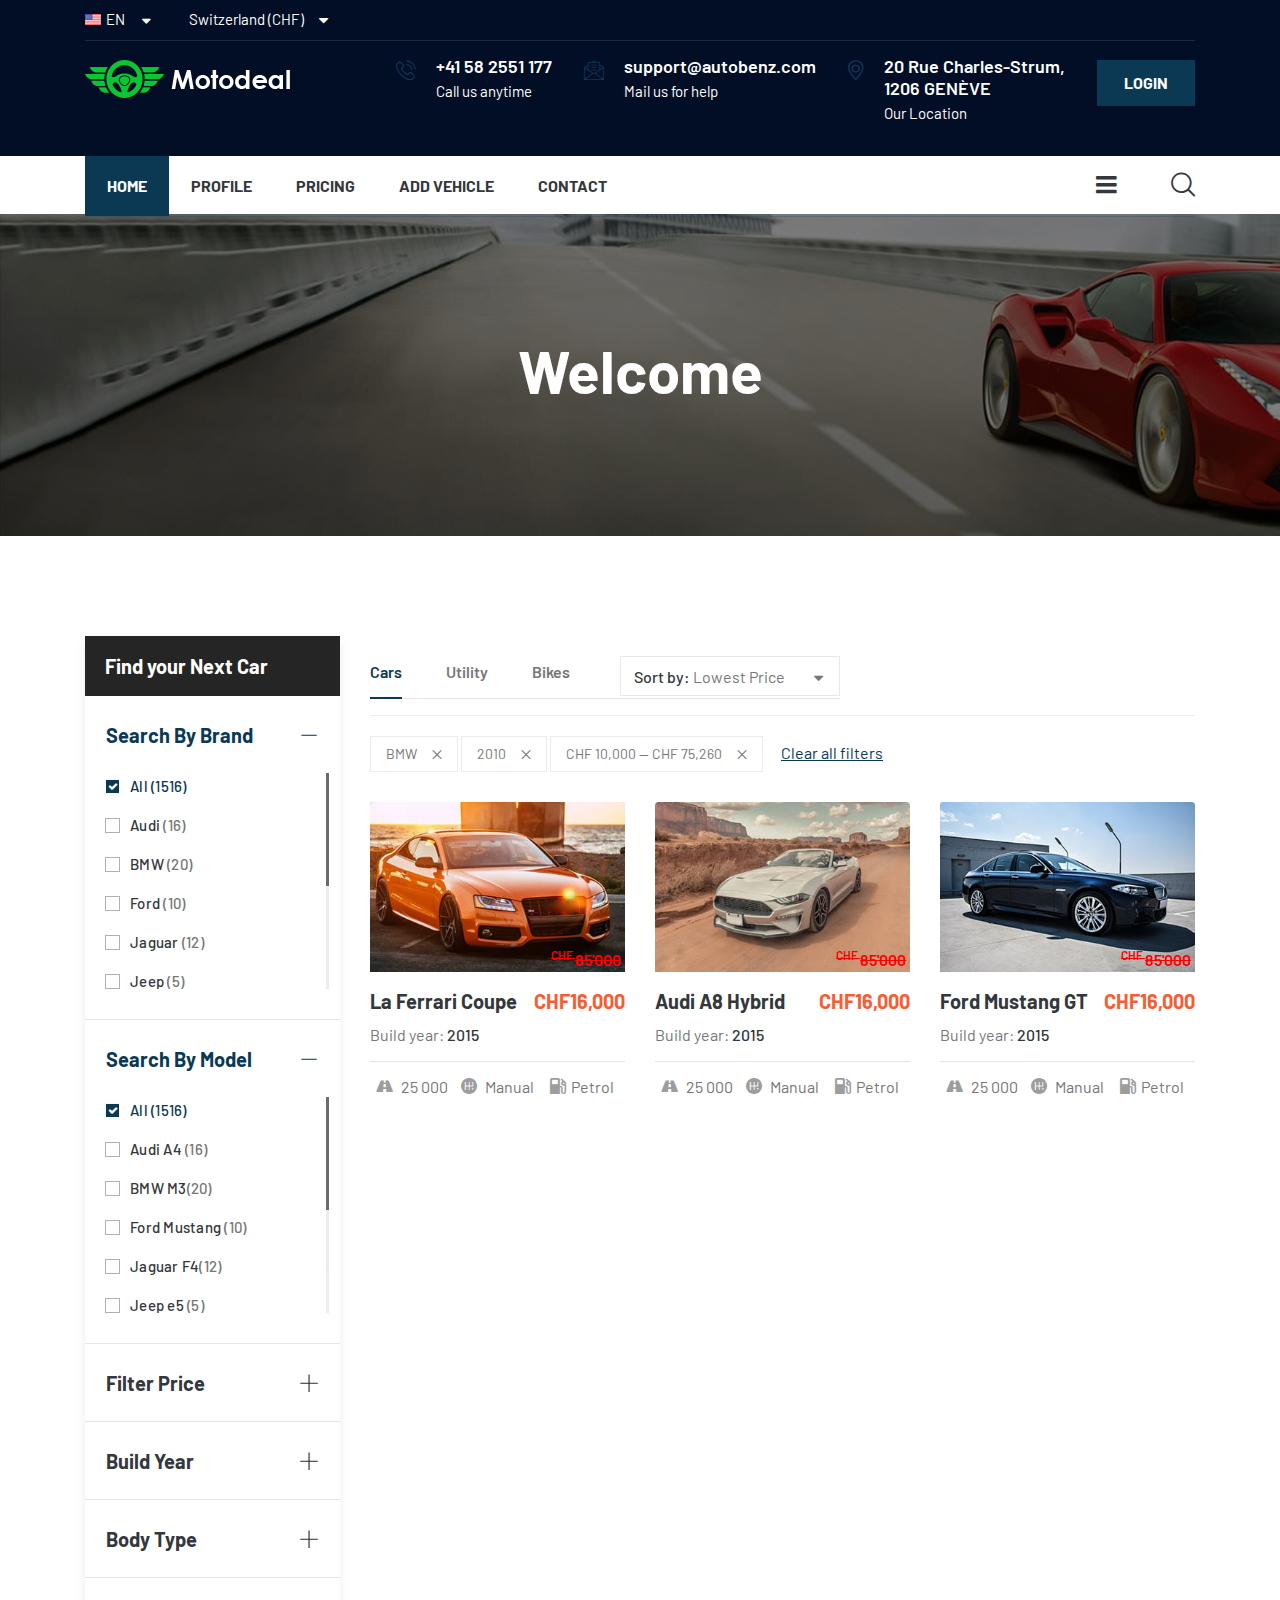
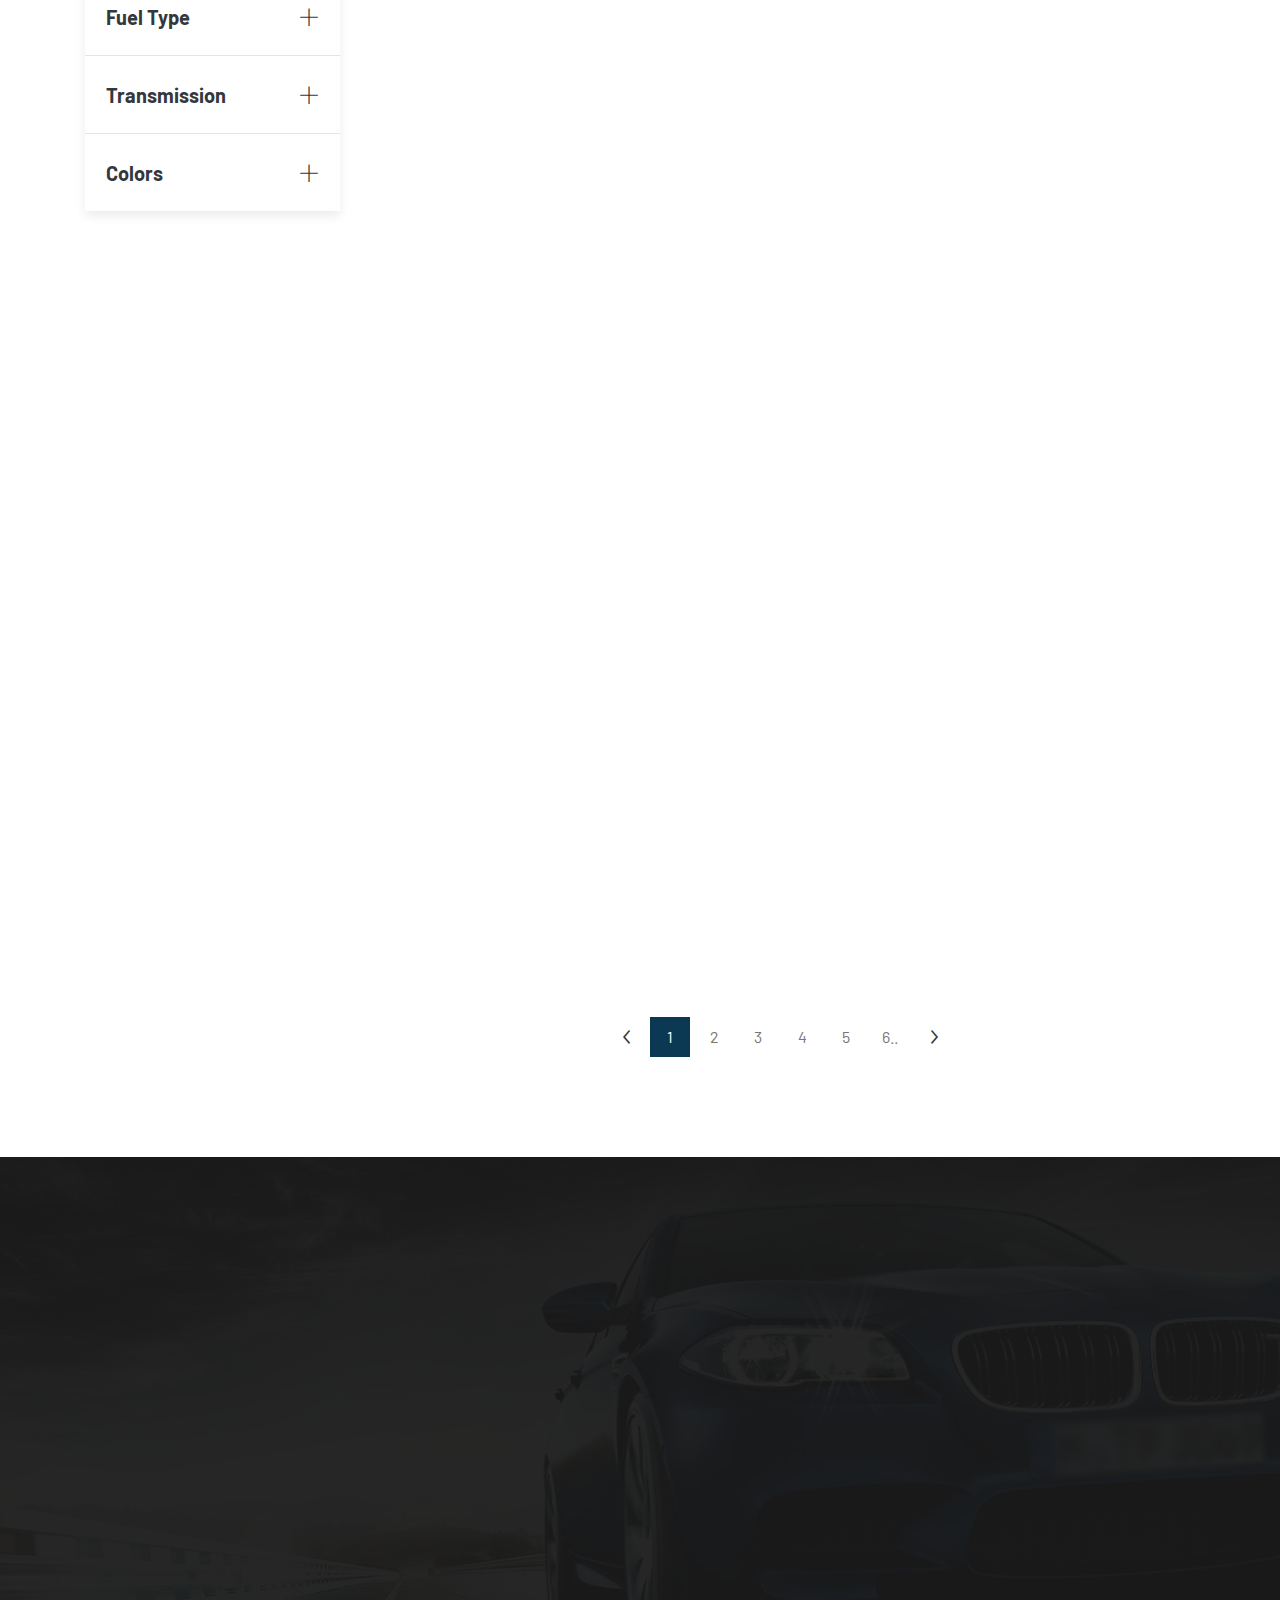
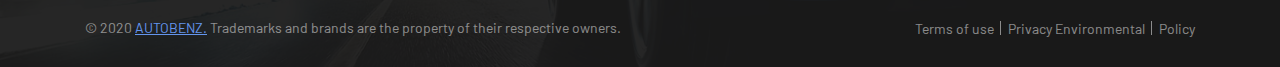
<file: index.html>
<!doctype html>
<html lang="en">
    <head>
        <!-- Required meta tags -->
        <meta charset="utf-8">
        <meta name="viewport" content="width=device-width, initial-scale=1, shrink-to-fit=no">
        <link rel="icon" href="img/favicon-red.png" type="image/png">
        <title>Autobenz</title>
        <!-- Bootstrap CSS -->
        <link rel="stylesheet" href="css/bootstrap.min.css">
        <link rel="stylesheet" href="css/font-awesome.min.css">
        <link rel="stylesheet" href="vendors/icomoon-icon/style.css">
        <link rel="stylesheet" href="vendors/themify-icon/themify-icons.css">
        <link rel="stylesheet" href="vendors/linericon/style.css">
        <!-- Extra Plugin CSS -->
        <link rel="stylesheet" href="vendors/datetimepicker/tempusdominus-bootstrap-4.min.css">
        <link rel="stylesheet" href="vendors/nice-select/css/nice-select.css">
        <link rel="stylesheet" href="vendors/owl-carousel/assets/owl.carousel.min.css">
        <link rel="stylesheet" href="vendors/slick/slick.css">
        <link rel="stylesheet" href="vendors/slick/slick-theme.css">
        <link rel="stylesheet" href="vendors/jquery-ui/jquery-ui.css">
        <link rel="stylesheet" href="vendors/nice-scroll/jquery.mCustomScrollbar.css">
        <link rel="stylesheet" href="vendors/popup/magnific-popup.css">
        <link rel="stylesheet" href="vendors/animate-css/animate.css">
		<link rel="stylesheet" href="vendors/country-selector/dd.css">
        <link rel="stylesheet" href="vendors/country-selector/flags.css">
        
        <!-- main css -->
        <link rel="stylesheet" href="css/style.css">
		<link rel="stylesheet" href="scss/style.css">
        <link rel="stylesheet" href="css/responsive.css">
    </head>
    <body data-scroll-animation="true">
        
		<!-- preloader-start -->
		<div class="preloader">
			<div class="meter">
				<div class="line"></div>
				<div class="line"></div>
				<div class="line"></div>
				<div class="line"></div>
				<div class="line"></div>
				<div class="line"></div>
				<div class="subline"></div>
				<div class="subline"></div>
				<div class="subline"></div>
				<div class="subline"></div>
				<div class="subline"></div>
				<div class="loader-circle-1">
					<div class="loader-circle-2"></div>
				</div>
				<span class="loadtext">Loading</span>
			</div>
		</div>
		<!-- preloader-end -->
       
      <!--================START Header Area =================-->
	  <header class="header_area menu_two menu_nine">
		<div class="top_menu_nine">
			<div class="container">
				<div class="top_menu_inner d-flex justify-content-between">
					<div class="left">
						<div class="flag_drop">
							<div class="selector">
								<select class="language_drop" name="countries" id="countries" style="width:300px;">
								  <option value="yt" data-image="img/icon/flag-1.png" data-imagecss="flag yt" data-title="English">EN</option>
								  <option value="yu" data-image="img/icon/flag-1.png" data-imagecss="flag yu" data-title="Bangladesh">DE</option>
								  <option value="yt" data-image="img/icon/flag-1.png" data-imagecss="flag yt" data-title="English">FR</option>
								  <option value="yt" data-image="img/icon/flag-1.png" data-imagecss="flag yt" data-title="English">IT</option>
								</select>
							</div>
						</div>
						<select class="nice_select">
							<option value="1">Switzerland (CHF)</option>
							<option value="2">Germany (EUR)</option>
							<option value="3">American (USD)</option>

						</select>
					</div>
					<!-- <div class="right">
						<ul class="nav">
							<li><a href="#"><i class="fa fa-facebook"></i></a></li>
							<li><a href="#"><i class="fa fa-instagram"></i></a></li>
							<li><a href="#"><i class="fa fa-twitter"></i></a></li>
							<li><a href="#"><i class="fa fa-google-plus"></i></a></li>
						</ul>
					</div> -->
				</div>
			</div>
		</div>
		<div class="middle_menu">
			<div class="container">
				<div class="middle_menu_inner d-flex justify-content-between">
					<div class="left">
						<a class="navbar-brand" href="index.html"><img src="img/logo-tractor.png" srcset="img/logo-tractor-2x.png 2x" alt="bar"></a>
					</div>
					<div class="right">
						<div class="media">
							<div class="d-flex">
								<i class="icon-phone1"></i>
							</div>
							<div class="media-body">
								<a href="tel:+41582551177">+41 58 2551 177</a>
								<p>Call us anytime</p>
							</div>
						</div>
						<div class="media">
							<div class="d-flex">
								<i class="icon-envelop"></i>
							</div>
							<div class="media-body">
								<a href="mailto:support@autobenz.com">support@autobenz.com</a>
								<p>Mail us for help</p>
							</div>
						</div>
						<div class="media">
							<div class="d-flex">
								<i class="icon-map_marker"></i>
							</div>
							<div class="media-body">
								<h6>20 Rue Charles-Strum,<br>
									1206 GENÈVE</h6>
								<p>Our Location</p>
							</div>
						</div>
						<a class="main_btn" href="sing-in.html">Login</a>
					</div>
				</div>
			</div>
		</div>
		<div class="main_menu">
			<div class="container">
				<nav class="navbar navbar-expand-lg navbar-light bg-light">
					<a class="navbar-brand" href="index.html"><img src="img/logo-tractor-green.png" srcset="img/logo-tractor-green-2x.png 2x" alt="bar"></a>
					<div class="hidden-lar">					
						<div class="right">       		
						<div class="price_filter">
							
							<select class="nice-lan-select">
								<option value="1">EN</option>
								<option value="2">DE</option>
								<option value="3">FR</option>
								<option value="4">IT</option>
							</select>
						</div>
					</div>

					</div>
					<button class="navbar-toggler" type="button" data-toggle="collapse" data-target="#navbarSupportedContent" aria-controls="navbarSupportedContent" aria-expanded="false" aria-label="Toggle navigation">
						<span></span>
					</button>
					<div class="collapse navbar-collapse" id="navbarSupportedContent">
						<ul class="nav navbar-nav menu_nav mr-auto">
							<li class="dropdown mega_menu active">
								<a class="dropdown-toggle" data-toggle="dropdown" href="index.html" role="button" aria-haspopup="true" aria-expanded="false">Home</a>
							</li>
							<li class="dropdown mega_menu">
								<a class="dropdown-toggle" data-toggle="dropdown" href="profile.html" role="button" aria-haspopup="true" aria-expanded="false">Profile</a>
							</li>
							<li class="dropdown submenu">
								<a class="dropdown-toggle" data-toggle="dropdown" href="pricing.html" role="button" aria-haspopup="true" aria-expanded="false">Pricing</a>
							</li>
							<li class="dropdown submenu">
								<a class="dropdown-toggle" data-toggle="dropdown" href="#" role="button" aria-haspopup="true" aria-expanded="false">Add vehicle</a>
							</li>
							<li><a href="contact.html">Contact</a></li>
						</ul>
						<ul class="nav navbar-nav navbar-right">
							<li class="search_icon"><a class="cart cart_bag_btn" href="#"><i class="icon-bars"></i></a></li>
							<li class="search_icon"><a class="search popup-with-zoom-anim" href="#test-search"><i class="icon-search1"></i></a></li>
							
						</ul>
					</div>
				</nav>
			</div>
		</div>
	</header>
	<!--================END Header Area =================-->
        
        <!--================Breadcrumb Area =================-->
        <section class="breadcrumb_area" style="background: url(img/breadcrumb/breadcrumb-bg-6.jpg)">
        	<div class="container">
        		<div class="breadcrumb_inner">
        			<h3>Welcome</h3>
        			<!-- <div class="link">
        				<a href="index.html">Home</a>
        				<a href="#">Shop</a>
        			</div> -->
        		</div>
        	</div>
        </section>
        <!--================End Breadcrumb Area =================-->
        
        <!--================Product Area =================-->
        <section class="main_product_area p_100 nmtopmob">
        	<div class="container">
        		<div class="row main_product_inner flex-row-reverse">
        			<div class="col-lg-9">
        				<div class="car_found d-flex justify-content-between">
        					<div class="left">
        						<div class="drive_item">
									<div class="right" >       		
										<div class="price_filter">
											<h5>Sort by: </h5>
											<select class="nice_select">
												<option value="1">Lowest Price</option>
												<option value="2">Medium Price</option>
												<option value="3">High Price</option>
											</select>
										</div>
									</div>
									<div class="left">
										<ul class="nav nav-tabs" id="myTab" role="tablist">
											<li class="nav-item">
											<a class="nav-link active" id="home-tab" data-toggle="tab" href="#home" role="tab" aria-controls="home" aria-selected="true">Cars</a>
											</li>
											<li class="nav-item">
											<a class="nav-link" id="profile-tab" data-toggle="tab" href="#profile" role="tab" aria-controls="profile" aria-selected="false">Utility</a>
											</li>
											<li class="nav-item">
											<a class="nav-link" id="contact-tab" data-toggle="tab" href="#contact" role="tab" aria-controls="contact" aria-selected="false">Bikes</a>
											</li>
					
										</ul>
									</div>
								
								</div>
        					</div>
        				
        				</div>
        				<div class="clear_filter">
        					<div class="tags_f">
        						<a href="#">BMW <i class="ti-close"></i></a>
        						<a href="#">2010 <i class="ti-close"></i></a>
        						<a href="#">CHF 10,000 — CHF 75,260 <i class="ti-close"></i></a>
        					</div>
        					<a class="clear" href="#">Clear all filters</a>
        				</div>
        				<div class="product_grid_inner">
        					<div class="row">
        						<div class="col-lg-4 col-md-4 col-sm-6 wow animated fadeInUp" data-wow-delay="0.2s">
        							<div class="l_collection_item orange grid_four red">
										<div class="car_img">
											<a href="product-details.html"><img class="img-fluid" src="img/product/car-grid-four/car-2.jpg" alt=""></a>
											<div class="price-box-del"><del><sup>CHF </sup>85'000 </del></div>
										</div>
										<div class="text_body">
											<a href="product-details.html"><h4>La Ferrari Coupe</h4></a>
											<h5>CHF16,000</h5>
											<p>Build year: <span>2015</span></p>
										</div>
										<div class="text_footer">
											<a href="#"><i class="icon-road"></i> 25 000 </a>
											<a href="#"><i class="icon-gear1"></i> Manual</a>
											<a href="#"><i class="icon-oil"></i>Petrol</a>
										</div>
									</div>
        						</div>
        						<div class="col-lg-4 col-md-4 col-sm-6 wow animated fadeInUp" data-wow-delay="0.3s">
									<div class="l_collection_item orange grid_four red">
										<div class="car_img"><a href="product-details.html"><img class="img-fluid" src="img/product/car-grid-four/car-3.jpg" alt=""></a>
										<div class="price-box-del"><del><sup>CHF </sup>85'000 </del></div>
										</div>
										<div class="text_body">
											<a href="product-details.html"><h4>Audi A8 Hybrid</h4></a>
											<h5>CHF16,000</h5>
											<p>Build year: <span>2015</span></p>
										</div>
										<div class="text_footer">
											<a href="#"><i class="icon-road"></i> 25 000</a>
											<a href="#"><i class="icon-gear1"></i> Manual</a>
											<a href="#"><i class="icon-oil"></i>Petrol</a>
										</div>
									</div>
								</div>
								<div class="col-lg-4 col-md-4 col-sm-6 wow animated fadeInUp" data-wow-delay="0.4s">
									<div class="l_collection_item orange grid_four red">
										<div class="car_img"><a href="product-details.html"><img class="img-fluid" src="img/product/car-grid-four/car-4.jpg" alt=""></a>
										<div class="price-box-del"><del><sup>CHF </sup>85'000 </del></div>
										</div>
										<div class="text_body">
											<a href="product-details.html"><h4>Ford Mustang GT</h4></a>
											<h5>CHF16,000</h5>
											<p>Build year: <span>2015</span></p>
										</div>
										<div class="text_footer">
											<a href="#"><i class="icon-road"></i> 25 000</a>
											<a href="#"><i class="icon-gear1"></i> Manual</a>
											<a href="#"><i class="icon-oil"></i>Petrol</a>
										</div>
									</div>
								</div>
								<div class="col-lg-4 col-md-4 col-sm-6 wow animated fadeInUp" data-wow-delay="0.5s">
									<div class="l_collection_item orange grid_four red">
										<div class="car_img"><a href="product-details.html"><img class="img-fluid" src="img/product/car-grid-four/car-1.png" alt=""></a>
										<div class="price-box-del"><del><sup>CHF </sup>85'000 </del></div>
										</div>
										<div class="text_body">
											<a href="product-details.html"><h4>Jaguer M1 Hybrid</h4></a>
											<h5>CHF16,000</h5>
											<p>Build year: <span>2015</span></p>
										</div>
										<div class="text_footer">
											<a href="#"><i class="icon-road"></i> 25 000</a>
											<a href="#"><i class="icon-gear1"></i> Manual</a>
											<a href="#"><i class="icon-oil"></i>Petrol</a>
										</div>
									</div>
								</div>
								<div class="col-lg-4 col-md-4 col-sm-6 wow animated fadeInUp" data-wow-delay="0.6s">
									<div class="l_collection_item orange grid_four red">
										<div class="car_img"><a href="product-details.html"><img class="img-fluid" src="img/product/car-grid-four/car-2.png" alt=""></a>
										<div class="price-box-del"><del><sup>CHF </sup>85'000 </del></div>
										</div>
										<div class="text_body">
											<a href="product-details.html"><h4>Audi A8 Hybrid</h4></a>
											<h5>CHF16,000</h5>
											<p>Build year: <span>2015</span></p>
										</div>
										<div class="text_footer">
											<a href="#"><i class="icon-road"></i> 25 000</a>
											<a href="#"><i class="icon-gear1"></i> Manual</a>
											<a href="#"><i class="icon-oil"></i>Petrol</a>
										</div>
									</div>
								</div>
								<div class="col-lg-4 col-md-4 col-sm-6 wow animated fadeInUp" data-wow-delay="0.7s">
									<div class="l_collection_item orange grid_four red">
										<div class="car_img"><a href="product-details.html"><img class="img-fluid" src="img/product/car-grid-four/car-3.png" alt=""></a>
										<div class="price-box-del"><del><sup>CHF </sup>85'000 </del></div>
										</div>
										<div class="text_body">
											<a href="product-details.html"><h4>Bugatti Venon</h4></a>
											<h5>CHF16,000</h5>
											<p>Build year: <span>2015</span></p>
										</div>
										<div class="text_footer">
											<a href="#"><i class="icon-road"></i> 25 000</a>
											<a href="#"><i class="icon-gear1"></i> Manual</a>
											<a href="#"><i class="icon-oil"></i>Petrol</a>
										</div>
									</div>
								</div>
								<div class="col-lg-4 col-md-4 col-sm-6 wow animated fadeInUp" data-wow-delay="0.8s">
									<div class="l_collection_item orange grid_four red">
										<div class="car_img"><a href="product-details.html"><img class="img-fluid" src="img/product/car-grid-four/car-4.png" alt=""></a>
										<div class="price-box-del"><del><sup>CHF </sup>85'000 </del></div>
										</div>
										<div class="text_body">
											<a href="product-details.html"><h4>Audi A8 Hybrid</h4></a>
											<h5>CHF16,000</h5>
											<p>Build year: <span>2015</span></p>
										</div>
										<div class="text_footer">
											<a href="#"><i class="icon-road"></i> 25 000</a>
											<a href="#"><i class="icon-gear1"></i> Manual</a>
											<a href="#"><i class="icon-oil"></i>Petrol</a>
										</div>
									</div>
								</div>
								<div class="col-lg-4 col-md-4 col-sm-6 wow animated fadeInUp" data-wow-delay="0.9s">
									<div class="l_collection_item orange grid_four red">
										<div class="car_img"><a href="product-details.html"><img class="img-fluid" src="img/product/car-grid-four/car-6.png" alt=""></a>
										<div class="price-box-del"><del><sup>CHF </sup>85'000 </del></div>	
										</div>
										<div class="text_body">
											<a href="product-details.html"><h4>Bugatti Venon</h4></a>
											<h5>CHF16,000</h5>
											<p>Build year: <span>2015</span></p>
										</div>
										<div class="text_footer">
											<a href="#"><i class="icon-road"></i> 25 000</a>
											<a href="#"><i class="icon-gear1"></i> Manual</a>
											<a href="#"><i class="icon-oil"></i>Petrol</a>
										</div>
									</div>
								</div>
        						<div class="col-lg-4 col-md-4 col-sm-6 wow animated fadeInUp" data-wow-delay="1s">
        							<div class="l_collection_item orange grid_four red">
										<div class="car_img">
											<a href="product-details.html"><img class="img-fluid" src="img/product/car-grid-four/car-1.jpg" alt=""></a>
											<div class="price-box-del"><del><sup>CHF </sup>85'000 </del></div>
										</div>
										<div class="text_body">
											<a href="product-details.html"><h4>Jaguer M1 Hybrid</h4></a>
											<h5>CHF16,000</h5>
											<p>Build year: <span>2015</span></p>
										</div>
										<div class="text_footer">
											<a href="#"><i class="icon-road"></i> 25 000</a>
											<a href="#"><i class="icon-gear1"></i> Manual</a>
											<a href="#"><i class="icon-oil"></i>Petrol</a>
										</div>
									</div>
        						</div>
        						<div class="col-lg-4 col-md-4 col-sm-6 wow animated fadeInUp" data-wow-delay="1.1s">
									<div class="l_collection_item orange grid_four red">
										<div class="car_img"><a href="product-details.html"><img class="img-fluid" src="img/product/car-grid-four/car-12.jpg" alt=""></a>
											<div class="price-box-del"><del><sup>CHF </sup>85'000 </del></div>
										</div>
										<div class="text_body">
											<a href="product-details.html"><h4>Ferrari 356</h4></a>
											<h5>CHF16,000</h5>
											<p>Build year: <span>2015</span></p>
										</div>
										<div class="text_footer">
											<a href="#"><i class="icon-road"></i> 25 000</a>
											<a href="#"><i class="icon-gear1"></i> Manual</a>
											<a href="#"><i class="icon-oil"></i>Petrol</a>
										</div>
									</div>
								</div>
								<div class="col-lg-4 col-md-4 col-sm-6 wow animated fadeInUp" data-wow-delay="1.2s">
									<div class="l_collection_item orange grid_four red">
										<div class="car_img"><a href="product-details.html"><img class="img-fluid" src="img/product/car-grid-four/car-13.jpg" alt=""></a>
											<div class="price-box-del"><del><sup>CHF </sup>85'000 </del></div>
										</div>
										<div class="text_body">
											<a href="product-details.html"><h4>Aventador</h4></a>
											<h5>CHF16,000</h5>
											<p>Build year: <span>2015</span></p>
										</div>
										<div class="text_footer">
											<a href="#"><i class="icon-road"></i> 25 000</a>
											<a href="#"><i class="icon-gear1"></i> Manual</a>
											<a href="#"><i class="icon-oil"></i>Petrol</a>
										</div>
									</div>
								</div>
								<div class="col-lg-4 col-md-4 col-sm-6 wow animated fadeInUp" data-wow-delay="1.3s">
									<div class="l_collection_item orange grid_four red">
										<div class="car_img"><a href="product-details.html"><img class="img-fluid" src="img/product/car-grid-four/car-14.jpg" alt=""></a>
											<div class="price-box-del"><del><sup>CHF </sup>85'000 </del></div>
										</div>
										<div class="text_body">
											<a href="product-details.html"><h4>Mitsubishi Classic</h4></a>
											<h5>CHF16,000</h5>
											<p>Build year: <span>2015</span></p>
										</div>
										<div class="text_footer">
											<a href="#"><i class="icon-road"></i> 25 000</a>
											<a href="#"><i class="icon-gear1"></i> Manual</a>
											<a href="#"><i class="icon-oil"></i>Petrol</a>
										</div>
									</div>
								</div>
								<div class="col-lg-4 col-md-4 col-sm-6 wow animated fadeInUp" data-wow-delay="1.4s">
									<div class="l_collection_item orange grid_four red">
										<div class="car_img"><a href="product-details.html"><img class="img-fluid" src="img/product/car-grid-four/car-15.jpg" alt=""></a>
											<div class="price-box-del"><del><sup>CHF </sup>85'000 </del></div>
										</div>
										<div class="text_body">
											<a href="product-details.html"><h4>Bently Corvet</h4></a>
											<h5>CHF16,000</h5>
											<p>Build year: <span>2015</span></p>
										</div>
										<div class="text_footer">
											<a href="#"><i class="icon-road"></i> 25 000</a>
											<a href="#"><i class="icon-gear1"></i> Manual</a>
											<a href="#"><i class="icon-oil"></i>Petrol</a>
										</div>
									</div>
								</div>
								<div class="col-lg-4 col-md-4 col-sm-6 wow animated fadeInUp" data-wow-delay="1.5s">
									<div class="l_collection_item orange grid_four red">
										<div class="car_img"><a href="product-details.html"><img class="img-fluid" src="img/product/car-grid-four/car-6.jpg" alt=""></a>
											<div class="price-box-del"><del><sup>CHF </sup>85'000 </del></div>
										</div>
										<div class="text_body">
											<a href="product-details.html"><h4>Lambo Gallardo</h4></a>
											<h5>CHF16,000</h5>
											<p>Build year: <span>2015</span></p>
										</div>
										<div class="text_footer">
											<a href="#"><i class="icon-road"></i> 25 000</a>
											<a href="#"><i class="icon-gear1"></i> Manual</a>
											<a href="#"><i class="icon-oil"></i>Petrol</a>
										</div>
									</div>
								</div>
								<div class="col-lg-4 col-md-4 col-sm-6 wow animated fadeInUp" data-wow-delay="1.6s">
									<div class="l_collection_item orange grid_four red">
										<div class="car_img"><a href="product-details.html"><img class="img-fluid" src="img/product/car-grid-four/car-4.jpg" alt=""></a>
											<div class="price-box-del"><del><sup>CHF </sup>85'000 </del></div>
										</div>
										<div class="text_body">
											<a href="product-details.html"><h4>Jaguer Hybrid</h4></a>
											<h5>CHF16,000</h5>
											<p>Build year: <span>2015</span></p>
										</div>
										<div class="text_footer">
											<a href="#"><i class="icon-road"></i> 25 000</a>
											<a href="#"><i class="icon-gear1"></i> Manual</a>
											<a href="#"><i class="icon-oil"></i>Petrol</a>
										</div>
									</div>
								</div>
        					</div>
        				</div>
        				<nav aria-label="Page navigation example" class="pagination justify-content-center">
        					<ul class="pagination">
        						<li class="page-item"><a class="page-link" href="#"><i class="icon-arrow"></i></a></li>
        						<li class="page-item active"><a class="page-link" href="#">1</a></li>
        						<li class="page-item"><a class="page-link" href="#">2</a></li>
        						<li class="page-item"><a class="page-link" href="#">3</a></li>
        						<li class="page-item"><a class="page-link" href="#">4</a></li>
        						<li class="page-item"><a class="page-link" href="#">5</a></li>
        						<li class="page-item"><a class="page-link" href="#">6..</a></li>
        						<li class="page-item"><a class="page-link" href="#"><i class="icon-arrow_2"></i></a></li>
        					</ul>
        				</nav>
        			</div>
        			<div class="col-lg-3">
        				<div class="left_product_sidebar">
        					<aside class="p_widget p_search_widget">
        						<input type="text" placeholder="Find your Next Car">
        					</aside>
        					<div class="accordion" id="accordionExample">
							    <!-- Brand -->
        						<div class="card">
        							<div class="card-header" id="headingOne">
										<button class="btn btn-link" type="button" data-toggle="collapse" data-target="#collapseOne" aria-expanded="true" aria-controls="collapseOne">
											Search By Brand
											<i class="ti-plus"></i>
											<i class="ti-minus"></i>
										</button>
        							</div>
        							<div id="collapseOne" class="collapse show" aria-labelledby="headingOne" data-parent="#accordionExample">
        								<div class="card-body">
        									<ul class="nav flex-column wd_scroll">
												<li>
													<div class="creat_account">
														<input type="checkbox" id="p-option-1" name="selector" checked>
														<label for="p-option-1">All <span>(1516)</span></label>
														<div class="check"></div>
													</div>
												</li>
												<li>
													<div class="creat_account">
														<input type="checkbox" id="p-option-1" name="selector">
														<label for="p-option-1">Audi  <span>(16)</span></label>
														<div class="check"></div>
													</div>
												</li>
												<li>
													<div class="creat_account">
														<input type="checkbox" id="p-option-2" name="selector" >
														<label for="p-option-2">BMW <span>(20)</span></label>
														<div class="check"></div>
													</div>
												</li>
												<li>
													<div class="creat_account">
														<input type="checkbox" id="p-option-3" name="selector">
														<label for="p-option-3">Ford  <span>(10)</span></label>
														<div class="check"></div>
													</div>
												</li>
												<li>
													<div class="creat_account">
														<input type="checkbox" id="p-option-4" name="selector">
														<label for="p-option-4">Jaguar  <span>(12)</span></label>
														<div class="check"></div>
													</div>
												</li>
												<li>
													<div class="creat_account">
														<input type="checkbox" id="p-option-5" name="selector">
														<label for="p-option-5">Jeep  <span>(5)</span></label>
														<div class="check"></div>
													</div>
												</li>
												<li>
													<div class="creat_account">
														<input type="checkbox" id="p-option-6" name="selector">
														<label for="p-option-6">Land Rover  <span>(14)</span></label>
														<div class="check"></div>
													</div>
												</li>
												<li>
													<div class="creat_account">
														<input type="checkbox" id="p-option-7" name="selector">
														<label for="p-option-7">Ford  <span>(10)</span></label>
														<div class="check"></div>
													</div>
												</li>
												<li>
													<div class="creat_account">
														<input type="checkbox" id="p-option-8" name="selector">
														<label for="p-option-8">Jaguar  <span>(12)</span></label>
														<div class="check"></div>
													</div>
												</li>
												<li>
													<div class="creat_account">
														<input type="checkbox" id="p-option-9" name="selector">
														<label for="p-option-9">Jeep  <span>(5)</span></label>
														<div class="check"></div>
													</div>
												</li>
												<li>
													<div class="creat_account">
														<input type="checkbox" id="p-option-10" name="selector">
														<label for="p-option-10">Land Rover  <span>(14)</span></label>
														<div class="check"></div>
													</div>
												</li>
											</ul>
        								</div>
        							</div>
        						</div>
								<!-- Model -->
								<div class="card">
        							<div class="card-header" id="headingOne">
										<button class="btn btn-link" type="button" data-toggle="collapse" data-target="#collapseOneOne" aria-expanded="false" aria-controls="collapseOneOne">
											Search By Model
											<i class="ti-plus"></i>
											<i class="ti-minus"></i>
										</button>
        							</div>
        							<div id="collapseOneOne" class="collapse show" aria-labelledby="headingOne" data-parent="#accordionExample">
        								<div class="card-body">
        									<ul class="nav flex-column wd_scroll">
												<li>
													<div class="creat_account">
														<input type="checkbox" id="p-option-1" name="selector" checked>
														<label for="p-option-1">All <span>(1516)</span></label>
														<div class="check"></div>
													</div>
												</li>
												<li>
													<div class="creat_account">
														<input type="checkbox" id="p-option-1" name="selector">
														<label for="p-option-1">Audi A4 <span>(16)</span></label>
														<div class="check"></div>
													</div>
												</li>
												<li>
													<div class="creat_account">
														<input type="checkbox" id="p-option-2" name="selector" >
														<label for="p-option-2">BMW M3<span>(20)</span></label>
														<div class="check"></div>
													</div>
												</li>
												<li>
													<div class="creat_account">
														<input type="checkbox" id="p-option-3" name="selector">
														<label for="p-option-3">Ford Mustang <span>(10)</span></label>
														<div class="check"></div>
													</div>
												</li>
												<li>
													<div class="creat_account">
														<input type="checkbox" id="p-option-4" name="selector">
														<label for="p-option-4">Jaguar  F4<span>(12)</span></label>
														<div class="check"></div>
													</div>
												</li>
												<li>
													<div class="creat_account">
														<input type="checkbox" id="p-option-5" name="selector">
														<label for="p-option-5">Jeep e5 <span>(5)</span></label>
														<div class="check"></div>
													</div>
												</li>
												<li>
													<div class="creat_account">
														<input type="checkbox" id="p-option-6" name="selector">
														<label for="p-option-6">Range Rover  <span>(14)</span></label>
														<div class="check"></div>
													</div>
												</li>
												<li>
													<div class="creat_account">
														<input type="checkbox" id="p-option-7" name="selector">
														<label for="p-option-7">Ford GT <span>(10)</span></label>
														<div class="check"></div>
													</div>
												</li>
												<li>
													<div class="creat_account">
														<input type="checkbox" id="p-option-8" name="selector">
														<label for="p-option-8">Jaguar Pace <span>(12)</span></label>
														<div class="check"></div>
													</div>
												</li>
												<li>
													<div class="creat_account">
														<input type="checkbox" id="p-option-9" name="selector">
														<label for="p-option-9">Jeep 5 <span>(5)</span></label>
														<div class="check"></div>
													</div>
												</li>
												<li>
													<div class="creat_account">
														<input type="checkbox" id="p-option-10" name="selector">
														<label for="p-option-10">Land Rover 2 <span>(14)</span></label>
														<div class="check"></div>
													</div>
												</li>
											</ul>
        								</div>
        							</div>
        						</div>
								<!-- Price -->
        						<div class="card">
        							<div class="card-header" id="headingTwo">
										<button class="btn btn-link collapsed" type="button" data-toggle="collapse" data-target="#collapseTwo" aria-expanded="false" aria-controls="collapseTwo">
											Filter Price
											<i class="ti-plus"></i>
											<i class="ti-minus"></i>
										</button>
        							</div>
        							<div id="collapseTwo" class="collapse" aria-labelledby="headingTwo" data-parent="#accordionExample">
        								<div class="card-body">
        									<div class="price_wd_inner">
												<div id="price_wd"></div>
												<label for="amount">Price:</label>
												<input type="text" id="amount" readonly>
											</div>
        								</div>
        							</div>
        						</div>
								<!-- Year -->
        						<div class="card">
        							<div class="card-header" id="headingThree">
										<button class="btn btn-link collapsed" type="button" data-toggle="collapse" data-target="#collapseThree" aria-expanded="false" aria-controls="collapseThree">
											Build Year
											<i class="ti-plus"></i>
											<i class="ti-minus"></i>
										</button>
        							</div>
        							<div id="collapseThree" class="collapse" aria-labelledby="headingThree" data-parent="#accordionExample">
        								<div class="card-body">
        									<ul class="nav flex-column wd_scroll">
												<li>
													<div class="creat_account">
														<input type="checkbox" id="fp-option-12" name="selector" checked>
														<label for="fp-option-12">All <span>(206)</span></label>
														<div class="check"></div>
													</div>
												</li>
												<li>
													<div class="creat_account">
														<input type="checkbox" id="fp-option-11" name="selector">
														<label for="fp-option-11">2019  <span>(16)</span></label>
														<div class="check"></div>
													</div>
												</li>
												<li>
													<div class="creat_account">
														<input type="checkbox" id="fp-option-21" name="selector">
														<label for="fp-option-12">2018 <span>(20)</span></label>
														<div class="check"></div>
													</div>
												</li>
												<li>
													<div class="creat_account">
														<input type="checkbox" id="fp-option-13" name="selector">
														<label for="fp-option-13">2017  <span>(10)</span></label>
														<div class="check"></div>
													</div>
												</li>
												<li>
													<div class="creat_account">
														<input type="checkbox" id="fp-option-14" name="selector">
														<label for="fp-option-14">2016  <span>(12)</span></label>
														<div class="check"></div>
													</div>
												</li>
												<li>
													<div class="creat_account">
														<input type="checkbox" id="fp-option-15" name="selector">
														<label for="fp-option-15">2015  <span>(5)</span></label>
														<div class="check"></div>
													</div>
												</li>
												<li>
													<div class="creat_account">
														<input type="checkbox" id="fp-option-16" name="selector">
														<label for="fp-option-16">2014 <span>(14)</span></label>
														<div class="check"></div>
													</div>
												</li>
												<li>
													<div class="creat_account">
														<input type="checkbox" id="fp-option-17" name="selector">
														<label for="fp-option-17">2017  <span>(10)</span></label>
														<div class="check"></div>
													</div>
												</li>
												<li>
													<div class="creat_account">
														<input type="checkbox" id="fp-option-18" name="selector">
														<label for="fp-option-18">2016  <span>(12)</span></label>
														<div class="check"></div>
													</div>
												</li>
												<li>
													<div class="creat_account">
														<input type="checkbox" id="fp-option-19" name="selector">
														<label for="fp-option-19">2015  <span>(5)</span></label>
														<div class="check"></div>
													</div>
												</li>
												<li>
													<div class="creat_account">
														<input type="checkbox" id="fp-option-20" name="selector">
														<label for="fp-option-20">2014 <span>(14)</span></label>
														<div class="check"></div>
													</div>
												</li>
											</ul>
        								</div>
        							</div>
        						</div>
								<!-- Body Type -->
        						<div class="card">
        							<div class="card-header" id="headingfour">
										<button class="btn btn-link collapsed" type="button" data-toggle="collapse" data-target="#collapsefour" aria-expanded="false" aria-controls="collapsefour">
											Body Type
											<i class="ti-plus"></i>
											<i class="ti-minus"></i>
										</button>
        							</div>
        							<div id="collapsefour" class="collapse" aria-labelledby="headingfour" data-parent="#accordionExample">
        								<div class="card-body">
        									<div class="row car_body">
												<div class="col-6">
													<div class="type_item">
														<div class="image">
															<a href="#"><img class="img-fluid" src="img/product/product-wd-img/p-wd-1.png" alt=""></a>
														</div>
														<a href="#"><h4>Convertible <span>(129)</span></h4></a>
													</div>
												</div>
												<div class="col-6">
													<div class="type_item">
														<div class="image">
															<a href="#"><img class="img-fluid" src="img/product/product-wd-img/p-wd-2.png" alt=""></a>
														</div>
														<a href="#"><h4>Electric<span> (22)</span></h4></a>
													</div>
												</div>
												<div class="col-6">
													<div class="type_item">
														<div class="image">
															<a href="#"><img class="img-fluid" src="img/product/product-wd-img/p-wd-3.png" alt=""></a>
														</div>
														<a href="#"><h4>Hybrid <span>(112)</span></h4></a>
													</div>
												</div>
												<div class="col-6">
													<div class="type_item">
														<div class="image">
															<a href="#"><img class="img-fluid" src="img/product/product-wd-img/p-wd-4.png" alt=""></a>
														</div>
														<a href="#"><h4>Luxury <span>(17)</span></h4></a>
													</div>
												</div>
												<div class="col-6">
													<div class="type_item">
														<div class="image">
															<a href="#"><img class="img-fluid" src="img/product/product-wd-img/p-wd-5.png" alt=""></a>
														</div>
														<a href="#"><h4>Sedan <span>(14)</span></h4></a>
													</div>
												</div>
												<div class="col-6">
													<div class="type_item">
														<div class="image">
															<a href="#"><img class="img-fluid" src="img/product/product-wd-img/p-wd-6.png" alt=""></a>
														</div>
														<a href="#"><h4>SUV <span>(192)</span></h4></a>
													</div>
												</div>
											</div>
        								</div>
        							</div>
        						</div>
								<!-- Fuel Type -->
        						<div class="card">
        							<div class="card-header" id="headingfive">
										<button class="btn btn-link collapsed" type="button" data-toggle="collapse" data-target="#collapsefive" aria-expanded="false" aria-controls="collapsefive">
											Fuel Type
											<i class="ti-plus"></i>
											<i class="ti-minus"></i>
										</button>
        							</div>
        							<div id="collapsefive" class="collapse" aria-labelledby="headingfive" data-parent="#accordionExample">
        								<div class="card-body">
        									<ul class="nav flex-column wd_scroll">
												<li>
													<div class="creat_account">
														<input type="checkbox" id="ft-option-1" name="selector" checked>
														<label for="ft-option-2">All <span>(204)</span></label>
														<div class="check"></div>
													</div>
												</li>
												<li>
													<div class="creat_account">
														<input type="checkbox" id="fp-option-2" name="selector">
														<label for="fp-option-1">Petrol  <span>(16)</span></label>
														<div class="check"></div>
													</div>
												</li>
												<li>
													<div class="creat_account">
														<input type="checkbox" id="ft-option-3" name="selector">
														<label for="ft-option-2">Diesel <span>(20)</span></label>
														<div class="check"></div>
													</div>
												</li>
												<li>
													<div class="creat_account">
														<input type="checkbox" id="ft-option-4" name="selector">
														<label for="ft-option-3">Gass  <span>(10)</span></label>
														<div class="check"></div>
													</div>
												</li>
												<li>
													<div class="creat_account">
														<input type="checkbox" id="ft-option-5" name="selector">
														<label for="ft-option-4">Electric  <span>(12)</span></label>
														<div class="check"></div>
													</div>
												</li>
											</ul>
        								</div>
        							</div>
        						</div>
								<!-- Transmission -->
								<div class="card">
									<div class="card-header" id="headingseven">
										<button class="btn btn-link collapsed" type="button" data-toggle="collapse" data-target="#collapseseven" aria-expanded="false" aria-controls="collapseseven">
											Transmission
											<i class="ti-plus"></i>
											<i class="ti-minus"></i>
										</button>
									</div>
									<div id="collapseseven" class="collapse" aria-labelledby="headingseven" data-parent="#accordionExample">
										<div class="card-body">
											<ul class="nav flex-column wd_scroll">
												<li>
													<div class="creat_account">
														<input type="checkbox" id="ft-option-2" name="selector" checked>
														<label for="ft-option-2">All <span>(46)</span></label>
														<div class="check"></div>
													</div>
												</li>
												<li>
													<div class="creat_account">
														<input type="checkbox" id="fp-option-1" name="selector">
														<label for="fp-option-1">Automatic  <span>(16)</span></label>
														<div class="check"></div>
													</div>
												</li>
												<li>
													<div class="creat_account">
														<input type="checkbox" id="ft-option-2" name="selector">
														<label for="ft-option-2">Manual <span>(20)</span></label>
														<div class="check"></div>
													</div>
												</li>
												<li>
													<div class="creat_account">
														<input type="checkbox" id="ft-option-3" name="selector">
														<label for="ft-option-3">Triptonic  <span>(10)</span></label>
														<div class="check"></div>
													</div>
												</li>
												<li>
												</li>
											</ul>
										</div>
									</div>
								</div>
								<!-- Colors -->
        						<div class="card">
        							<div class="card-header" id="headingsix">
										<button class="btn btn-link collapsed" type="button" data-toggle="collapse" data-target="#collapsesix" aria-expanded="false" aria-controls="collapsesix">
											Colors
											<i class="ti-plus"></i>
											<i class="ti-minus"></i>
										</button>
        							</div>
        							<div id="collapsesix" class="collapse" aria-labelledby="headingsix" data-parent="#accordionExample">
        								<div class="card-body">
        									<ul class="nav color_widget">
												<li><a href="#"></a></li>
												<li class="active"><a href="#"></a></li>
												<li><a href="#"></a></li>
												<li><a href="#"></a></li>
												<li><a href="#"></a></li>
												<li><a href="#"></a></li>
												<li><a href="#"></a></li>
												<li><a href="#"></a></li>
												<li><a href="#"></a></li>
												<li><a href="#"></a></li>
											</ul>
        								</div>
        							</div>
        						</div>
        					</div>
        				</div>
        			</div>
        		</div>
        	</div>
        </section>
        <!--================End Product Area =================-->
        
        <!--================Footer Area =================-->
        <footer class="footer_area red_footer_area ab_footer">
        	<div class="footer_widgets">
        		<div class="container">
        			<div class="row f_widgets_inner">
        				<div class="col-lg-3 col-sm-6 wow animated fadeInUp" data-wow-delay="0.2s">
        					<aside class="f_widget about_widget">
        						<a class="f_logo" href="index.html"><img src="img/repair-logo.png" srcset="img/repair-logo-2x.png 2x" alt="bar"></a>
        						<p><i class="icon-map_marker_2" aria-hidden="true"></i>20 Rue Charles-Strum, <br>
									1206 GENÈVE.</p>
        						<a href="mailto:support@autobenz.com"><i class="icon-envelop_2" aria-hidden="true"></i> support@autobenz.com</a>
        						<!-- <a href="tel:0951856558"><i class="icon-phone_2" aria-hidden="true"></i> 095 582551177 (Toll Free)</a> -->
        					</aside>
        				</div>
						<div class="col-lg-2 col-sm-6 wow animated fadeInUp" data-wow-delay="0.6s">
        					<aside class="f_widget link_widget">
        						<div class="f_title">
        							<h3>Quick Links</h3>
        						</div>
        						<ul class="nav flex-column">
        							<li><a href="index.html">Home</a></li>
        							<li><a href="pricing.html">Pricing</a></li>
        							<li><a href="contact.html">Add vehicle</a></li>
        							<li><a href="contact.html">Contact us</a></li>
        						
        						</ul>
        					</aside>
        				</div>
        				<div class="col-lg-3 col-sm-6 wow animated fadeInUp" data-wow-delay="0.6s">
        					<aside class="f_widget link_widget">
        						<div class="f_title">
        							<h3>Download the app</h3>
        						</div>
        						<ul class="nav flex-column">
        							<!-- App Store button -->
									<a href="index.html" target="_blank" class="market-btn apple-btn" role="button">
										<span class="market-button-subtitle">Download on the</span>
										<span class="market-button-title">App Store</span>
									</a>
									
									<!-- Google Play button -->
									<a href="index.html" target="_blank" class="market-btn google-btn" role="button">
										<span class="market-button-subtitle">Download on the</span>
										<span class="market-button-title">Google Play</span>
									</a>
        						</ul>
        					</aside>
        				</div>
        				<div class="col-lg-4 col-sm-6 wow animated fadeInUp" data-wow-delay="0.8s">
        					<aside class="f_widget subscribe_widget">
        						<div class="f_title">
        							<h3>SUBSCRIBE</h3>
									<p style=" color: azure; padding-top: 28px; ">Subscribe now and get the latest deals on sales, new releases and much more …</p>
        						</div>
								<div class="input-group">
									<input type="text" class="form-control" placeholder="Your email">
									<div class="input-group-append">
										<button class="btn btn-outline-secondary red" type="button" id="button-addon2"><i class="icon-arrow_3"></i></button>
									</div>
								</div>
       							<!-- <ul class="nav">
       								<li><a href="#"><i class="fa fa-facebook"></i></a></li>
       								<li><a href="#"><i class="fa fa-youtube"></i></a></li>
       								<li><a href="#"><i class="fa fa-twitter"></i></a></li>
       								<li><a href="#"><i class="fa fa-google-plus"></i></a></li>
       							</ul> -->
        					</aside>
        				</div>
        			</div>
        		</div>
        	</div>
        	<div class="footer_card wow animated fadeIn" data-wow-delay="0.4s">
        		<div class="container">
        			<div class="f_card_inner d-flex justify-content-between">
        				<div class="left">
        					<p>Lorem ipsum dolor sit amet, consectetur adipisicing elit sed them eiusmod tempor<br /> incididunt labore et dolorie magna aliqua.</p>
        				</div>
        				<div class="right">
        					<ul class="nav">
        						<li><a href="#"><img src="img/icon/card-1.png" alt=""></a></li>
        						<li><a href="#"><img src="img/icon/card-2.png" alt=""></a></li>
        						<li><a href="#"><img src="img/icon/card-3.png" alt=""></a></li>
        						<li><a href="#"><img src="img/icon/card-4.png" alt=""></a></li>
        					</ul>
        				</div>
        			</div>
        		</div>
        	</div>
        	<div class="footer_copyright">
        		<div class="container">
        			<div class="copyright_inner d-flex justify-content-between">
        				<div class="left">
        					<p>© 2020 <a href="index.html" style=" color: cornflowerblue; ">AUTOBENZ.</a> Trademarks and brands are the property of their respective owners.</p>
        				</div>
        				<div class="right">
        					<ul class="nav">
        						<li><a href="#">Terms of use</a></li>
        						<li><a href="#">Privacy Environmental</a></li>
        						<li><a href="#">Policy</a></li>
        					</ul>
        				</div>
        			</div>
        		</div>
        	</div>
        </footer>
        <!--================End Footer Area =================-->
        
        <!--================Cart Sidebar Area =================-->
        <div class="cart_sidebar orange">
        	<div class="cart_sidebar_inner">
        		<div class="sidebar_top">
        			<div class="top_bar d-flex justify-content-between">
        				<h3>Terms of use</h3>
        				<div class="cart_close_btn">
        					<p>Close <i class="ti-minus"></i></p>
        				</div>
        			</div>
        			<div class="cart_side_list">
        				<ul class="mini-dropdown-menu text-left" >
							<li class="li-items">1. After 365 days (1 year) of your registration.</li>
							<li class="li-items">2. We only process requests sent by e-mail from the site or at compta@foxnfox.ch the recommended letters are not mandatory.</li>
							<li>3. After expiry of the contract (365 days) you have a period of 21 days to claim your possible right to the refund, to pass this delay your request is not admissible.</li>
							<li>4. In case of need fox n fox has the right to require a recent proof or proof of ownership (copy of the registration card or vehicle circulation permit).</li>
							<li>5. The user or customer must change the price of his vehicle at least twice a year, or once every 6 months.</li>
						</ul>
        			</div>
        		</div>
        	</div>
        </div>
        <!--================End Cart Sidebar Area =================-->
        
        <!--================Search Box Area =================-->
        <div class="search_area zoom-anim-dialog mfp-hide" id="test-search">
            <div class="search_box_inner">
                <h3>Search</h3>
                <div class="input-group">
                    <input type="text" class="form-control" placeholder="Enter search keywords">
                    <span class="input-group-btn">
                        <button class="btn btn-default" type="button"><i class="icon icon-Search"></i></button>
                    </span>
                </div>
            </div>
        </div>
        <!--================End Search Box Area =================-->

		<!--================Switch Language Box Area =================-->
		<div class="search_area zoom-anim-dialog mfp-hide" id="switch-language">
			<div class="search_box_inner">
				<h3>Select Language </h3>
				<div class="flag_drop">
					<div class="selector">
						<select class="language_drop" name="countries" id="countries" style="width:300px;">
						  <option value="yt" data-image="img/icon/flag-1.png" data-imagecss="flag yt" data-title="English">EN</option>
						  <option value="yu" data-image="img/icon/flag-1.png" data-imagecss="flag yu" data-title="Bangladesh">DE</option>
						  <option value="yt" data-image="img/icon/flag-1.png" data-imagecss="flag yt" data-title="English">FR</option>
						  <option value="yt" data-image="img/icon/flag-1.png" data-imagecss="flag yt" data-title="English">IT</option>
						</select>
					</div>
				</div>
			</div>
		</div>
		<!--================Switch Language Area =================-->
  
        <!-- Optional JavaScript -->
        <!-- jQuery first, then Popper.js, then Bootstrap JS -->
        <script src="js/jquery-3.4.1.min.js"></script>
        <script src="js/popper.min.js"></script>
        <script src="js/bootstrap.min.js"></script>
       
        <!-- Extra Plugin js -->
        <script src="vendors/datetimepicker/moment.js"></script>
        <script src="vendors/datetimepicker/tempusdominus-bootstrap-4.min.js"></script>
        <script src="vendors/nice-select/js/jquery.nice-select.min.js"></script>
        <script src="vendors/owl-carousel/owl.carousel.min.js"></script>
        <script src="vendors/isotope/imagesloaded.pkgd.min.js"></script>
        <script src="vendors/isotope/isotope.pkgd.min.js"></script>
        <script src="vendors/slick/slick.js"></script>
        <script src="vendors/counter-up/jquery.waypoints.min.js"></script>
        <script src="vendors/counter-up/jquery.counterup.min.js"></script>
        <script src="vendors/nice-scroll/jquery.nicescroll.min.js"></script>
        <script src="vendors/jquery-ui/jquery-ui.js"></script>
        <script src="vendors/nice-scroll/jquery.nicescroll.min.js"></script>
        <script src="vendors/nice-scroll/jquery.mCustomScrollbar.concat.min.js"></script>
        <script src="vendors/popup/jquery.magnific-popup.min.js"></script>
        <script src="vendors/animate-css/wow.min.js"></script>
		<script src="vendors/country-selector/jquery.dd.min.js"></script>
        
        
        <script src="js/theme-dist.js"></script>
		<script src="js/flag.js"></script>
    </body>
</html>
</file>
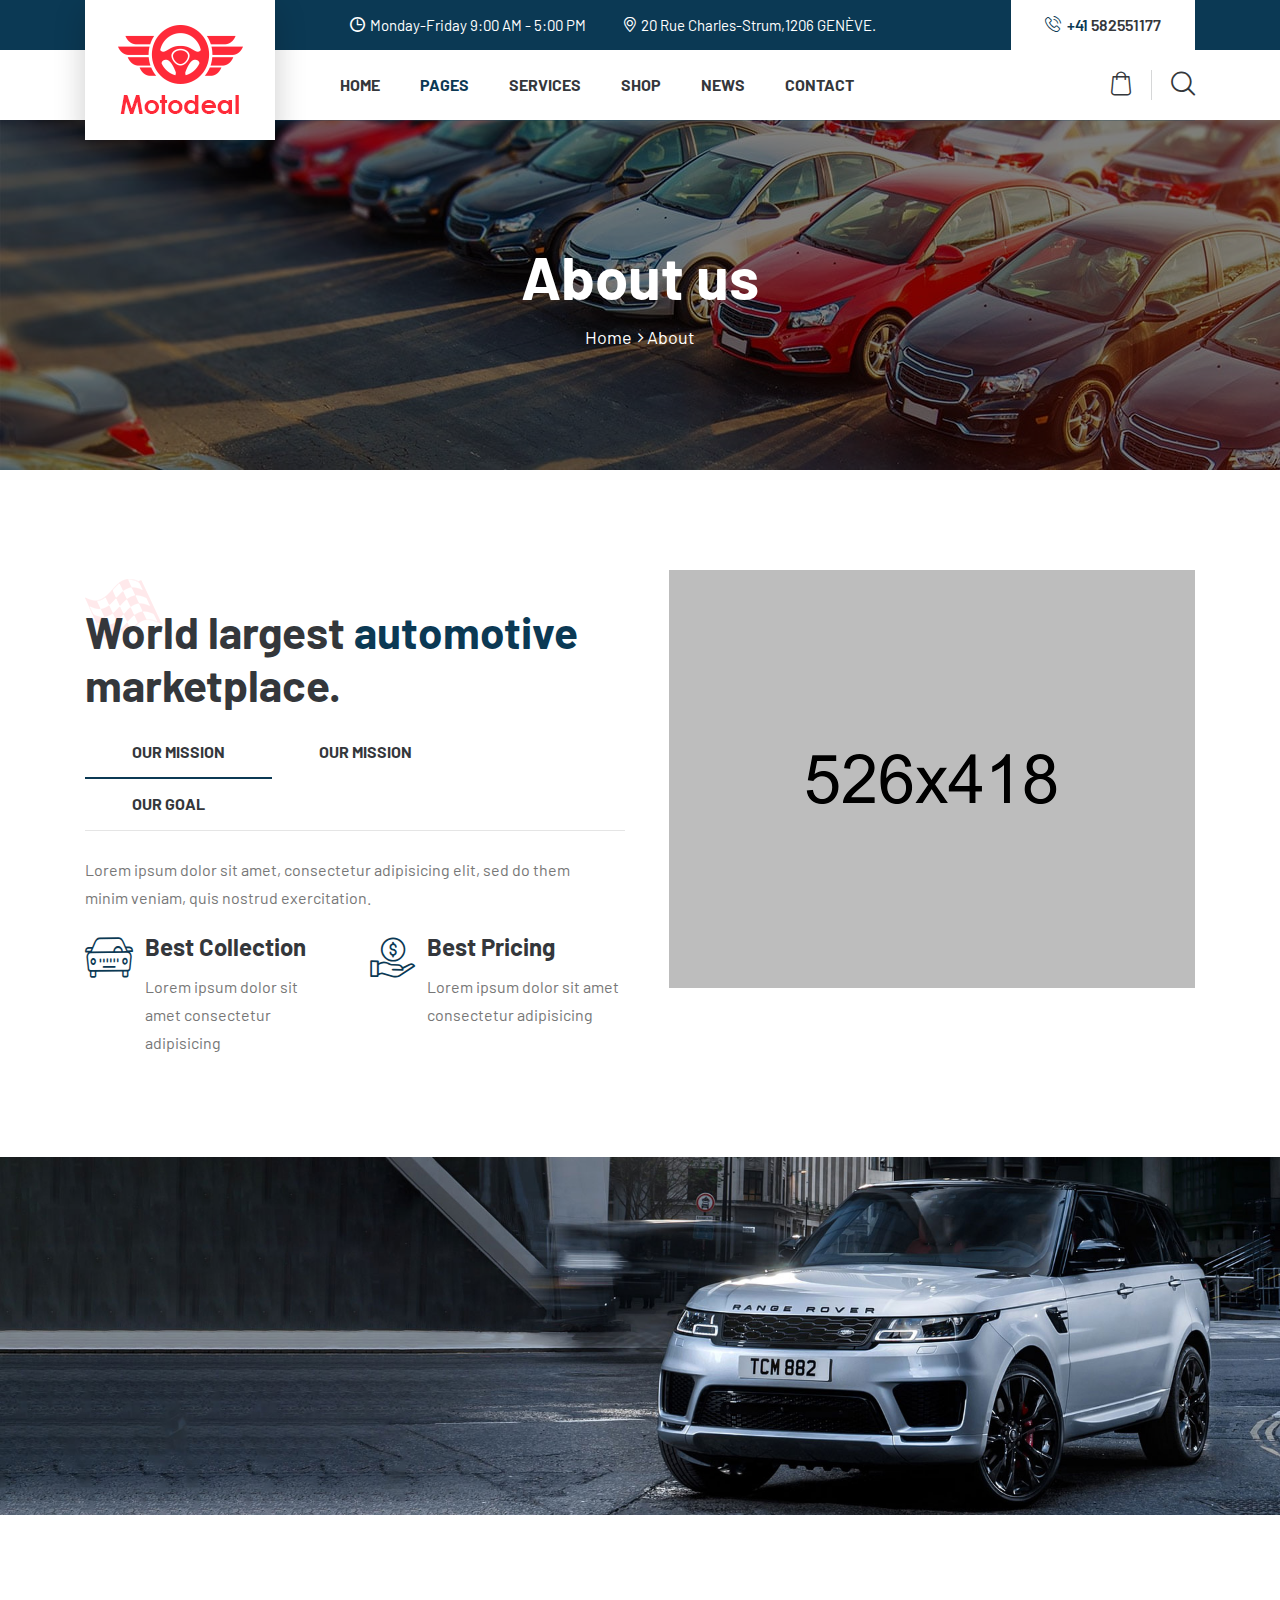
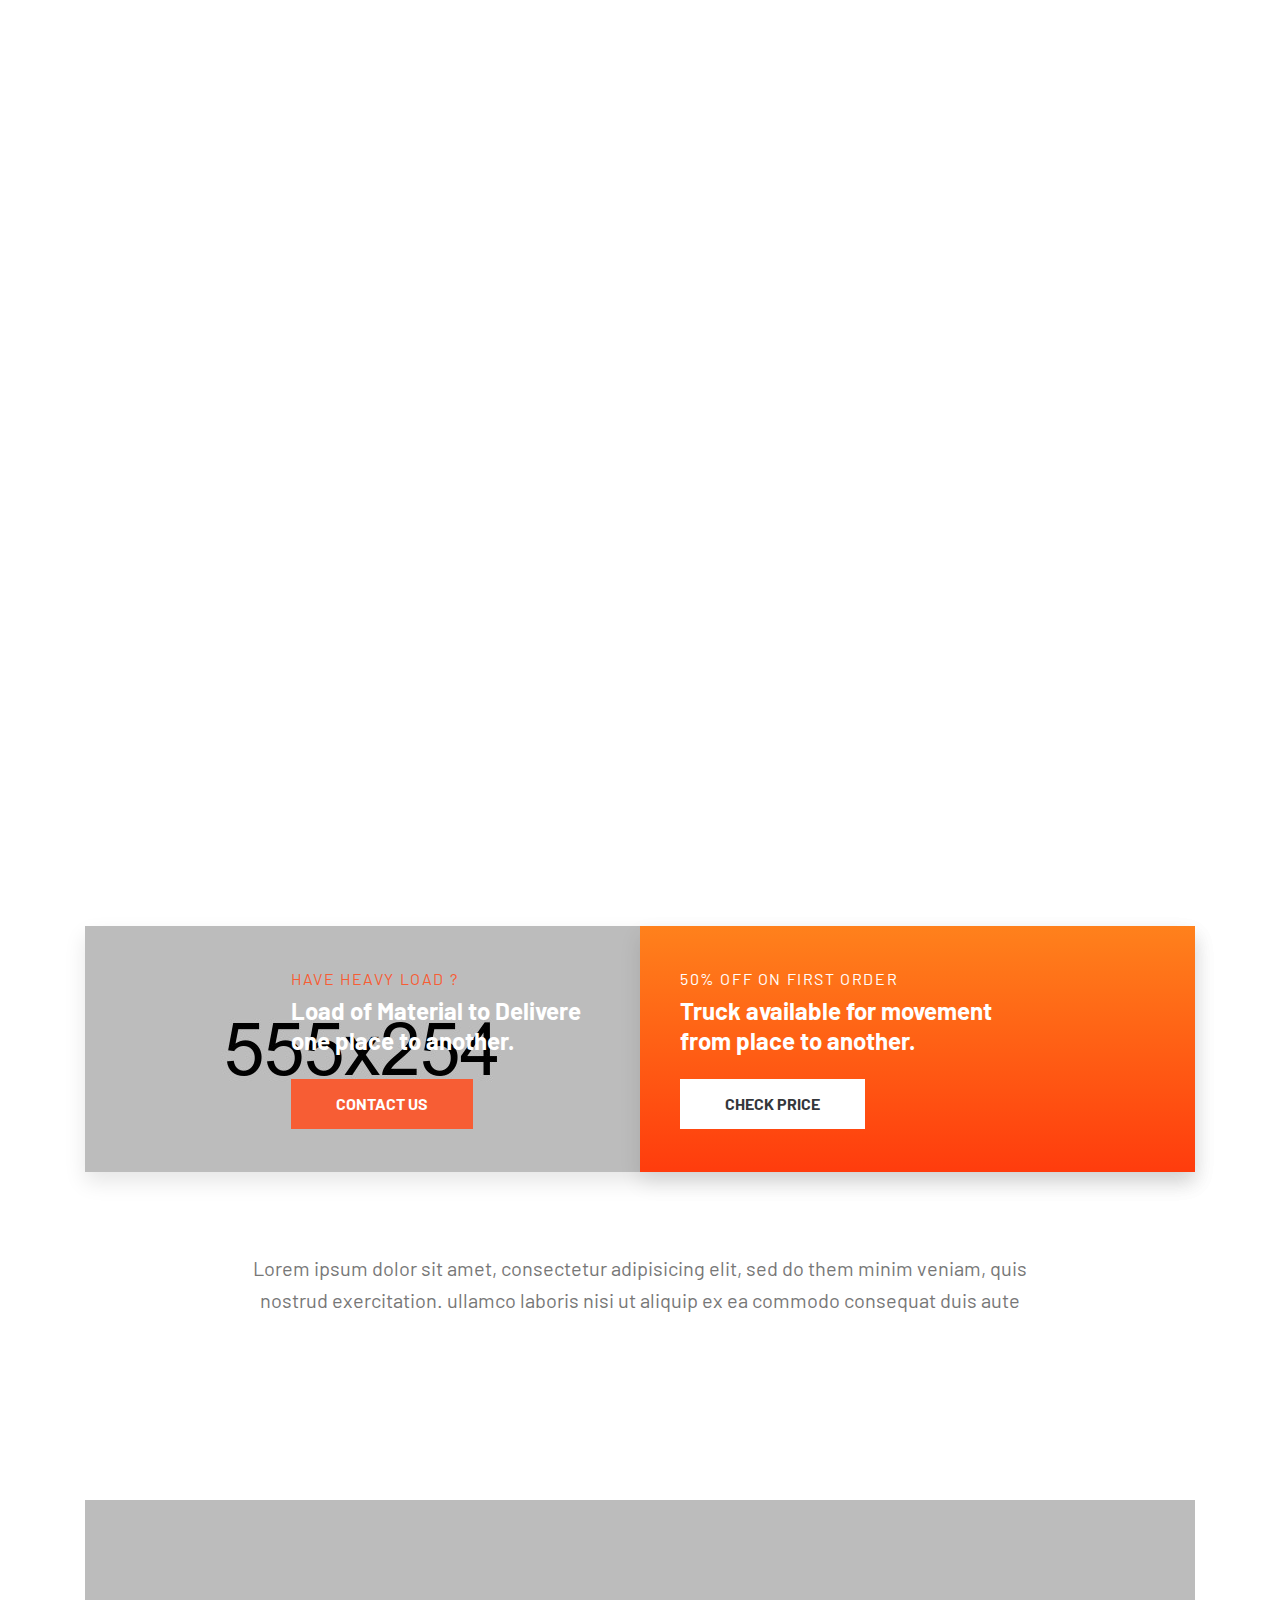
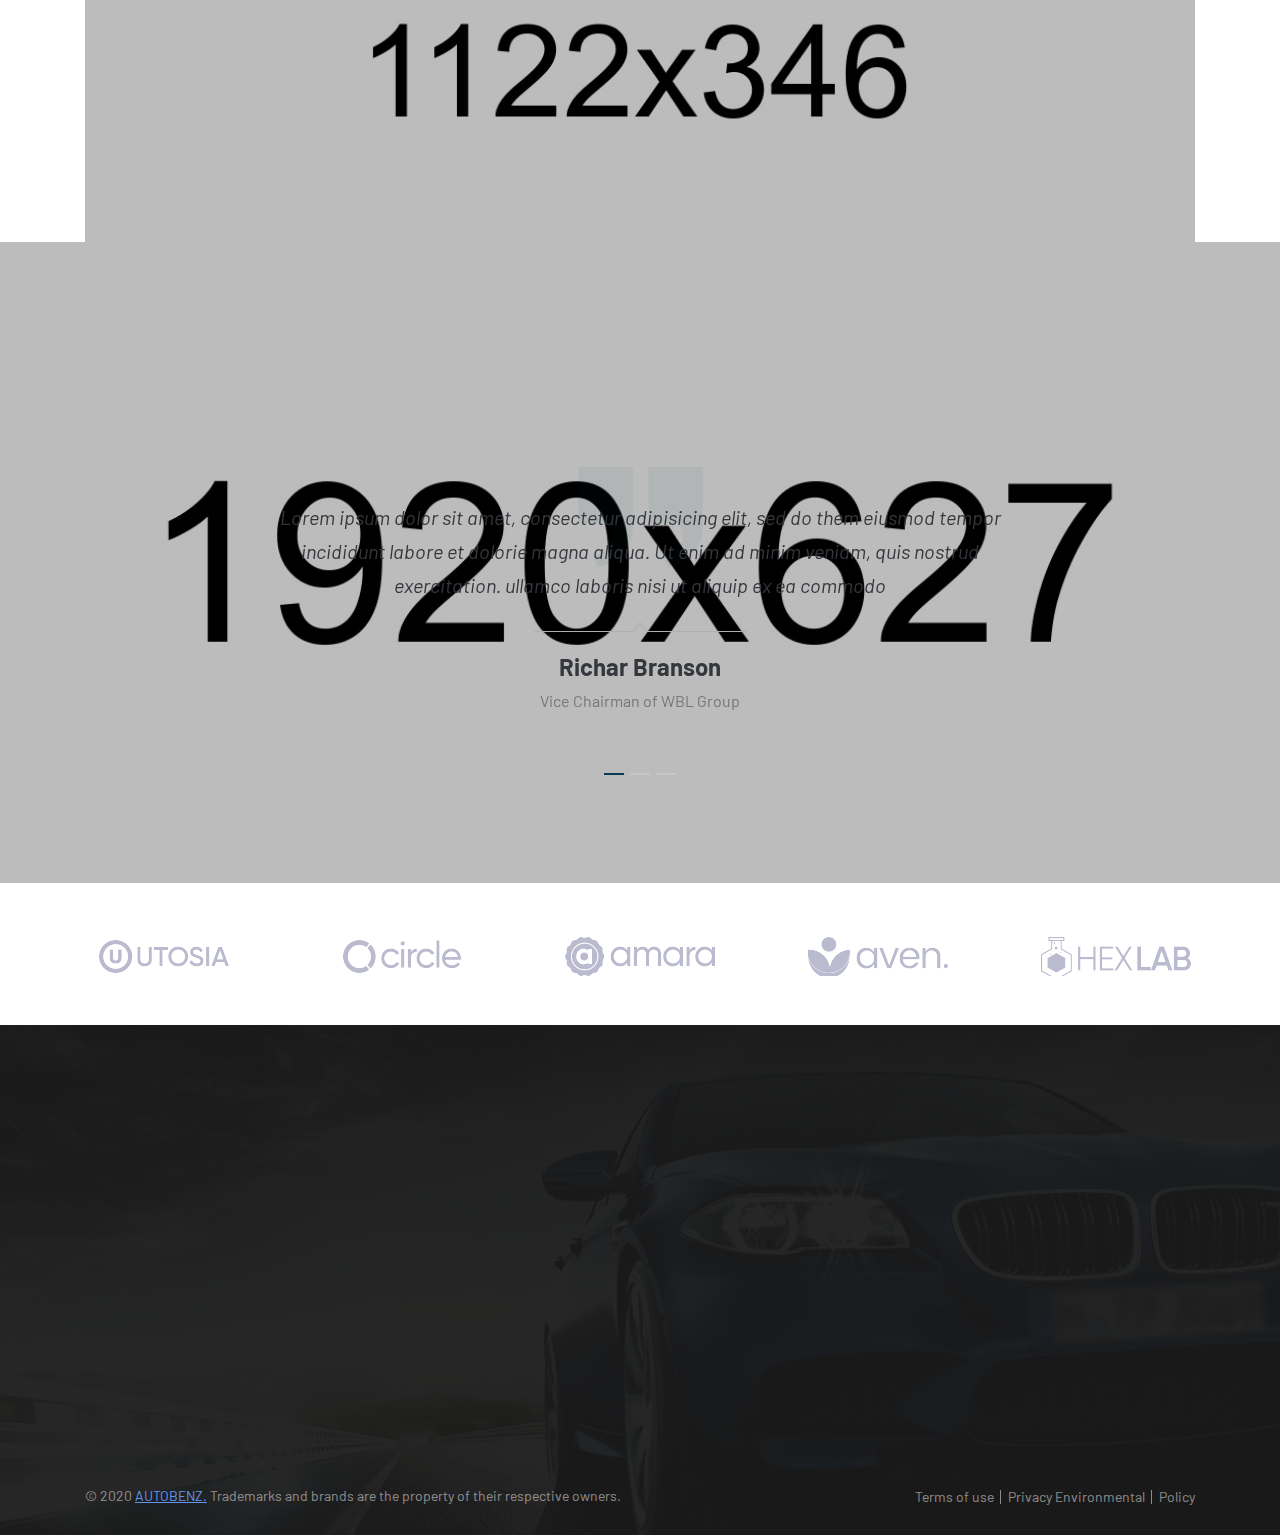
<file: about-us.html>
<!doctype html>
<html lang="en">
    <head>
        <!-- Required meta tags -->
        <meta charset="utf-8">
        <meta name="viewport" content="width=device-width, initial-scale=1, shrink-to-fit=no">
        <link rel="icon" href="img/favicon-red.png" type="image/png">
        <title>Autobenz</title>
        <!-- Bootstrap CSS -->
        <link rel="stylesheet" href="css/bootstrap.min.css">
        <link rel="stylesheet" href="css/font-awesome.min.css">
        <link rel="stylesheet" href="vendors/icomoon-icon/style.css">
        <link rel="stylesheet" href="vendors/themify-icon/themify-icons.css">
        <!-- Extra Plugin CSS -->
        <link rel="stylesheet" href="vendors/datetimepicker/tempusdominus-bootstrap-4.min.css">
        <link rel="stylesheet" href="vendors/nice-select/css/nice-select.css">
        <link rel="stylesheet" href="vendors/owl-carousel/assets/owl.carousel.min.css">
        <link rel="stylesheet" href="vendors/slick/slick.css">
        <link rel="stylesheet" href="vendors/slick/slick-theme.css">
        <link rel="stylesheet" href="vendors/popup/magnific-popup.css">
        <link rel="stylesheet" href="vendors/animate-css/animate.css">
        
        <!-- main css -->
        <link rel="stylesheet" href="css/style.css">
		<link rel="stylesheet" href="scss/style.css">
        <link rel="stylesheet" href="css/responsive.css">
    </head>
    <body data-scroll-animation="true">
        
		<!-- preloader-start -->
		<div class="preloader">
			<div class="meter">
				<div class="line"></div>
				<div class="line"></div>
				<div class="line"></div>
				<div class="line"></div>
				<div class="line"></div>
				<div class="line"></div>
				<div class="subline"></div>
				<div class="subline"></div>
				<div class="subline"></div>
				<div class="subline"></div>
				<div class="subline"></div>
				<div class="loader-circle-1">
					<div class="loader-circle-2"></div>
				</div>
				<span class="loadtext">Loading</span>
			</div>
			</div>
		<!-- preloader-end -->
       
        <!--================Header Area =================-->
        <header class="header_area menu_two menu_three">
        	<div class="top_menu">
        		<div class="container">
        			<div class="top_menu_inner d-flex justify-content-between">
        				<div class="left">
        					<p><i class="icon-clock"></i>Monday-Friday 9:00 AM - 5:00 PM</p>
        					<p><i class="icon-map_marker"></i>20 Rue Charles-Strum,1206 GENÈVE.</p>
        				</div>
        				<div class="right">
        					<a href="tel:+41582551177"><i class="icon-phone1"></i><span>+41</span> 582551177</a>
        				</div>
        			</div>
        		</div>
        	</div>
        	<div class="main_menu">
				<div class="container">
					<nav class="navbar navbar-expand-lg navbar-light bg-light">
						<a class="navbar-brand" href="index.html"><img src="img/logo-budget.png" srcset="img/logo-budget-2x.png 2x" alt="bar"></a>
						<a class="navbar-brand" href="index.html"><img src="img/logo-red.png" srcset="img/logo-red-2x.png 2x" alt="bar"></a>
						<button class="navbar-toggler" type="button" data-toggle="collapse" data-target="#navbarSupportedContent" aria-controls="navbarSupportedContent" aria-expanded="false" aria-label="Toggle navigation">
							<span></span>
						</button>
						<div class="collapse navbar-collapse" id="navbarSupportedContent">
							<ul class="nav navbar-nav menu_nav mr-auto">
								<li class="dropdown mega_menu">
									<a class="dropdown-toggle" data-toggle="dropdown" href="#" role="button" aria-haspopup="true" aria-expanded="false">Home</a>
									<ul class="dropdown-menu">
										<li><a href="budget.html"><img src="img/menu/menu-1.jpg" alt="">Budget Car</a></li>
										<li><a href="luxuary.html"><img src="img/menu/menu-2.jpg" alt="">Luxury Car</a></li>
										<li><a href="classified.html"><img src="img/menu/menu-3.jpg" alt="">Clasified Car</a></li>
										<li><a href="index.html"><img src="img/menu/menu-4.jpg" alt="">Car Rental</a></li>
										<li><a href="taxi-service.html"><img src="img/menu/menu-5.jpg" alt="">Taxi Service</a></li>
										<li><a href="truck.html"><img src="img/menu/menu-6.jpg" alt="">Truck Service</a></li>
										<li><a href="bus.html"><img src="img/menu/menu-7.jpg" alt="">Bus</a></li>
										<li><a href="tractor.html"><img src="img/menu/menu-8.jpg" alt="">Special Vehicles</a></li>
										<li><a href="bike.html"><img src="img/menu/menu-9.jpg" alt="">Motor Bike</a></li>
										<li><a href="car-repair.html"><img src="img/menu/menu-10.jpg" alt="">Car Repair</a></li>
										<li><a href="yacht.html"><img src="img/menu/menu-11.jpg" alt="">Yatch & Boat</a></li>
									</ul>
								</li>
								<li class="dropdown submenu active">
									<a class="dropdown-toggle" data-toggle="dropdown" href="#" role="button" aria-haspopup="true" aria-expanded="false">Pages</a>
									<ul class="dropdown-menu">
										<li><a href="about-us.html">About</a></li>
										<li class="dropdown submenu">
											<a class="dropdown-toggle" data-toggle="dropdown" href="#" role="button" aria-haspopup="true" aria-expanded="false">Compare <i class="ti-angle-right"></i></a>
											<ul class="dropdown-menu">
												<li><a href="compare-car-step-1.html">Compare car</a></li>
												<li><a href="compare-car-step-2.html">Compare Details</a></li>
											</ul>
										</li>
										<li class="dropdown submenu">
											<a class="dropdown-toggle" data-toggle="dropdown" href="#" role="button" aria-haspopup="true" aria-expanded="false">Dealer <i class="ti-angle-right"></i></a>
											<ul class="dropdown-menu">
												<li><a href="find-dealer.html">Find Dealer</a></li>
												<li><a href="find-dealer-details.html">Dealer Details</a></li>
											</ul>
										</li>
										<li><a href="finance-calculator.html">Finance Calculator</a></li>
										<li><a href="faq.html">FAQ's</a></li>
										<li><a href="testimonials.html">Testimonials</a></li>
										<li><a href="sing-up.html">Sign up</a></li>
										<li><a href="sing-in.html">Sign in</a></li>
									</ul>
								</li>
								<li class="dropdown submenu">
									<a class="dropdown-toggle" data-toggle="dropdown" href="#" role="button" aria-haspopup="true" aria-expanded="false">Services</a>
									<ul class="dropdown-menu">
										<li><a href="service-1.html">Service 01</a></li>
										<li><a href="service-2.html">Service 02</a></li>
										<li><a href="service-3.html">Service 03</a></li>
										<li><a href="service-details.html">Service Details</a></li>
									</ul>
								</li>
								<li class="dropdown submenu">
									<a class="dropdown-toggle" data-toggle="dropdown" href="#" role="button" aria-haspopup="true" aria-expanded="false">Shop</a>
									<ul class="dropdown-menu">
										<li><a href="shop.html">Shop</a></li>
										<li><a href="shop-list.html">Shop List</a></li>
										<li><a href="product-details.html">Product Details</a></li>
										<li><a href="cart.html">Cart</a></li>
										<li><a href="checkout.html">Checkout</a></li>
									</ul>
								</li>
								<li class="dropdown submenu">
									<a class="dropdown-toggle" data-toggle="dropdown" href="#" role="button" aria-haspopup="true" aria-expanded="false">News</a>
									<ul class="dropdown-menu">
										<li><a href="blog.html">Blog List</a></li>
										<li><a href="blog-grid.html">Blog Grid</a></li>
										<li><a href="single-blog.html">Blog details</a></li>
									</ul>
								</li>
								<li><a href="contact.html">Contact</a></li>
							</ul>
							<ul class="nav navbar-nav navbar-right">
								<li class="search_icon"><a class="cart cart_bag_btn" href="#"><i class="icon-bag"></i></a></li>
								<li class="search_icon"><a class="search popup-with-zoom-anim" href="#test-search"><i class="icon-search1"></i></a></li>
							</ul>
						</div>
					</nav>
				</div>
			</div>
        </header>
        <!--================End Footer Area =================-->
        
        <!--================Breadcrumb Area =================-->
        <section class="breadcrumb_area" style="background: url(img/breadcrumb/breadcrumb-bg.jpg)">
        	<div class="container">
        		<div class="breadcrumb_inner">
        			<h3>About us</h3>
        			<div class="link">
        				<a href="#">Home</a>
        				<a href="#">About</a>
        			</div>
        		</div>
        	</div>
        </section>
        <!--================End Breadcrumb Area =================-->
        
        <!--================Market Area =================-->
        <section class="auto_market_area p_100">
        	<div class="container">
        		<div class="row market_inner">
        			<div class="col-lg-6">
        				<div class="market_text">
        					<h3><img src="img/icon/flag-2.png" alt="">World largest <span>automotive</span> marketplace.</h3>
        					<ul class="nav nav-tabs" id="myTab" role="tablist">
        						<li class="nav-item">
        							<a class="nav-link active" id="home-tab" data-toggle="tab" href="#home" role="tab" aria-controls="home" aria-selected="true">Our Mission</a>
        						</li>
        						<li class="nav-item">
        							<a class="nav-link" id="profile-tab" data-toggle="tab" href="#profile" role="tab" aria-controls="profile" aria-selected="false">Our Mission</a>
        						</li>
        						<li class="nav-item">
        							<a class="nav-link" id="contact-tab" data-toggle="tab" href="#contact" role="tab" aria-controls="contact" aria-selected="false">Our Goal</a>
        						</li>
        					</ul>
        					<div class="tab-content" id="myTabContent">
        						<div class="tab-pane fade show active" id="home" role="tabpanel" aria-labelledby="home-tab">
        							<p>Lorem ipsum dolor sit amet, consectetur adipisicing elit, sed do them minim veniam, quis nostrud exercitation.</p>
        							<div class="row">
        								<div class="col-sm-6">
        									<div class="media">
        										<div class="d-flex">
        											<i class="icon-car_2"></i>
        										</div>
        										<div class="media-body">
        											<h4>Best Collection</h4>
        											<p>Lorem ipsum dolor sit amet consectetur adipisicing </p>
        										</div>
        									</div>
        								</div>
        								<div class="col-sm-6">
        									<div class="media">
        										<div class="d-flex">
        											<i class="icon-pricing"></i>
        										</div>
        										<div class="media-body">
        											<h4>Best Pricing</h4>
        											<p>Lorem ipsum dolor sit amet consectetur adipisicing </p>
        										</div>
        									</div>
        								</div>
        							</div>
        						</div>
        						<div class="tab-pane fade" id="profile" role="tabpanel" aria-labelledby="profile-tab">
        							<p>Lorem ipsum dolor sit amet, consectetur adipisicing elit, sed do them minim veniam, quis nostrud exercitation.</p>
        							<p>Lorem ipsum dolor sit amet, consectetur adipisicing elit, sed do them minim veniam, quis nostrud exercitation.</p>
        						</div>
        						<div class="tab-pane fade" id="contact" role="tabpanel" aria-labelledby="contact-tab">
        							<p>Lorem ipsum dolor sit amet, consectetur adipisicing elit, sed do them minim veniam, quis nostrud exercitation.</p>
        							<p>Lorem ipsum dolor sit amet, consectetur adipisicing elit, sed do them minim veniam, quis nostrud exercitation.</p>
        						</div>
        					</div>
        				</div>
        			</div>
        			<div class="col-lg-6">
        				<div class="market_image">
        					<img class="img-fluid" src="img/market-car-1.png" alt="">
        				</div>
        			</div>
        		</div>
        	</div>
        </section>
        <!--================End Market Area =================-->
        
        <!--================Budget Feature Area =================-->
        <section class="budget_feaute_area">
        	<div class="container">
        		<div class="row b_feature_inner">
        			<div class="col-lg-3 col-sm-6">
        				<div class="b_f_item wow animated fadeInLeft" data-wow-delay="0.2s">
        					<div class="icon">
        						<i class="icon-free_delivery"></i>
        					</div>
        					<a href="#"><h4>Free Shipping</h4></a>
        					<p>Lorem ipsum dolor sit amet after consectetur adipisicing</p>
        				</div>
        			</div>
        			<div class="col-lg-3 col-sm-6">
        				<div class="b_f_item wow animated fadeInLeft" data-wow-delay="0.4s">
        					<div class="icon">
        						<i class="icon-setting"></i>
        					</div>
        					<a href="#"><h4>5 Free Servicing</h4></a>
        					<p>Lorem ipsum dolor sit amet after consectetur adipisicing</p>
        				</div>
        			</div>
        			<div class="col-lg-3 col-sm-6">
        				<div class="b_f_item wow animated fadeInLeft" data-wow-delay="0.6s">
        					<div class="icon">
        						<i class="icon-support1"></i>
        					</div>
        					<a href="#"><h4>24/7 Help Center</h4></a>
        					<p>Lorem ipsum dolor sit amet after consectetur adipisicing</p>
        				</div>
        			</div>
        			<div class="col-lg-3 col-sm-6">
        				<div class="b_f_item wow animated fadeInLeft" data-wow-delay="0.8s">
        					<div class="icon">
        						<i class="icon-gist"></i>
        					</div>
        					<a href="#"><h4>Sure Gift Packs</h4></a>
        					<p>Lorem ipsum dolor sit amet after consectetur adipisicing</p>
        				</div>
        			</div>
        		</div>
        	</div>
        </section>
        <!--================End Budget Feature Area =================-->
        
        <!--================Team Area =================-->
        <section class="our_team_area p_100">
        	<div class="container">
        		<div class="flag_center_title wow animated fadeInUp" data-wow-delay="0.2s">
        			<h2><img src="img/icon/flag-2.png" alt="">Expert People</h2>
        		</div>
        		<div class="team_inner row">
        			<div class="col-lg-3 col-md-4 col-sm-6 wow animated fadeInUp" data-wow-delay="0.2s">
        				<div class="team_item">
        					<div class="people_img">
        						<img class="img-fluid" src="img/team/team-1.jpg" alt="">
        						<ul class="nav justify-content-center">
        							<li><a href="#"><i class="fa fa-dribbble"></i></a></li>
        							<li><a href="#"><i class="fa fa-google-plus"></i></a></li>
        							<li><a href="#"><i class="fa fa-facebook"></i></a></li>
        							<li><a href="#"><i class="fa fa-twitter"></i></a></li>
        						</ul>
        					</div>
        					<div class="people_text">
        						<a href="#"><h4>Robert Brandon</h4></a>
        						<p>CEO & Founder</p>
        					</div>
        				</div>
        			</div>
        			<div class="col-lg-3 col-md-4 col-sm-6 wow animated fadeInUp" data-wow-delay="0.4s">
        				<div class="team_item">
        					<div class="people_img">
        						<img class="img-fluid" src="img/team/team-2.jpg" alt="">
        						<ul class="nav justify-content-center">
        							<li><a href="#"><i class="fa fa-dribbble"></i></a></li>
        							<li><a href="#"><i class="fa fa-google-plus"></i></a></li>
        							<li><a href="#"><i class="fa fa-facebook"></i></a></li>
        							<li><a href="#"><i class="fa fa-twitter"></i></a></li>
        						</ul>
        					</div>
        					<div class="people_text">
        						<a href="#"><h4>Fablo Escober</h4></a>
        						<p>Head of Design</p>
        					</div>
        				</div>
        			</div>
        			<div class="col-lg-3 col-md-4 col-sm-6 wow animated fadeInUp" data-wow-delay="0.6s">
        				<div class="team_item">
        					<div class="people_img">
        						<img class="img-fluid" src="img/team/team-3.jpg" alt="">
        						<ul class="nav justify-content-center">
        							<li><a href="#"><i class="fa fa-dribbble"></i></a></li>
        							<li><a href="#"><i class="fa fa-google-plus"></i></a></li>
        							<li><a href="#"><i class="fa fa-facebook"></i></a></li>
        							<li><a href="#"><i class="fa fa-twitter"></i></a></li>
        						</ul>
        					</div>
        					<div class="people_text">
        						<a href="#"><h4>Daniel Statham</h4></a>
        						<p>Cheif Mechanic</p>
        					</div>
        				</div>
        			</div>
        			<div class="col-lg-3 col-md-4 col-sm-6 wow animated fadeInUp" data-wow-delay="0.8s">
        				<div class="team_item">
        					<div class="people_img">
        						<img class="img-fluid" src="img/team/team-4.jpg" alt="">
        						<ul class="nav justify-content-center">
        							<li><a href="#"><i class="fa fa-dribbble"></i></a></li>
        							<li><a href="#"><i class="fa fa-google-plus"></i></a></li>
        							<li><a href="#"><i class="fa fa-facebook"></i></a></li>
        							<li><a href="#"><i class="fa fa-twitter"></i></a></li>
        						</ul>
        					</div>
        					<div class="people_text">
        						<a href="#"><h4>Albert Dominos</h4></a>
        						<p>CEO & Founder</p>
        					</div>
        				</div>
        			</div>
        			<div class="col-lg-3 col-md-4 col-sm-6 wow animated fadeInUp" data-wow-delay="1s">
        				<div class="team_item">
        					<div class="people_img">
        						<img class="img-fluid" src="img/team/team-1.jpg" alt="">
        						<ul class="nav justify-content-center">
        							<li><a href="#"><i class="fa fa-dribbble"></i></a></li>
        							<li><a href="#"><i class="fa fa-google-plus"></i></a></li>
        							<li><a href="#"><i class="fa fa-facebook"></i></a></li>
        							<li><a href="#"><i class="fa fa-twitter"></i></a></li>
        						</ul>
        					</div>
        					<div class="people_text">
        						<a href="#"><h4>Robert Brandon</h4></a>
        						<p>CEO & Founder</p>
        					</div>
        				</div>
        			</div>
        			<div class="col-lg-3 col-md-4 col-sm-6 wow animated fadeInUp" data-wow-delay="1.2s">
        				<div class="team_item">
        					<div class="people_img">
        						<img class="img-fluid" src="img/team/team-2.jpg" alt="">
        						<ul class="nav justify-content-center">
        							<li><a href="#"><i class="fa fa-dribbble"></i></a></li>
        							<li><a href="#"><i class="fa fa-google-plus"></i></a></li>
        							<li><a href="#"><i class="fa fa-facebook"></i></a></li>
        							<li><a href="#"><i class="fa fa-twitter"></i></a></li>
        						</ul>
        					</div>
        					<div class="people_text">
        						<a href="#"><h4>Fablo Escober</h4></a>
        						<p>Head of Design</p>
        					</div>
        				</div>
        			</div>
        			<div class="col-lg-3 col-md-4 col-sm-6 wow animated fadeInUp" data-wow-delay="1.3s">
        				<div class="team_item">
        					<div class="people_img">
        						<img class="img-fluid" src="img/team/team-3.jpg" alt="">
        						<ul class="nav justify-content-center">
        							<li><a href="#"><i class="fa fa-dribbble"></i></a></li>
        							<li><a href="#"><i class="fa fa-google-plus"></i></a></li>
        							<li><a href="#"><i class="fa fa-facebook"></i></a></li>
        							<li><a href="#"><i class="fa fa-twitter"></i></a></li>
        						</ul>
        					</div>
        					<div class="people_text">
        						<a href="#"><h4>Daniel Statham</h4></a>
        						<p>Cheif Mechanic</p>
        					</div>
        				</div>
        			</div>
        			<div class="col-lg-3 col-md-4 col-sm-6 wow animated fadeInUp" data-wow-delay="1.4s">
        				<div class="team_item">
        					<div class="people_img">
        						<img class="img-fluid" src="img/team/team-4.jpg" alt="">
        						<ul class="nav justify-content-center">
        							<li><a href="#"><i class="fa fa-dribbble"></i></a></li>
        							<li><a href="#"><i class="fa fa-google-plus"></i></a></li>
        							<li><a href="#"><i class="fa fa-facebook"></i></a></li>
        							<li><a href="#"><i class="fa fa-twitter"></i></a></li>
        						</ul>
        					</div>
        					<div class="people_text">
        						<a href="#"><h4>Albert Dominos</h4></a>
        						<p>CEO & Founder</p>
        					</div>
        				</div>
        			</div>
        		</div>
        	</div>
        </section>
        <!--================End Team Area =================-->
        
        <!--================Truck Check Area =================-->
        <section class="truck_check ab_truck">
        	<div class="container">
        		<div class="truck_check_inner row m0">
        			<div class="col-lg-6 p-0">
        				<div class="truck_check_left">
        					<img class="wow animated fadeIn" data-wow-delay="0.2s" src="img/truck-check-1.png" alt="">
        					<h6>Have Heavy Load ?</h6>
        					<h4>Load of Material to Delivere one place to another.</h4>
        					<a class="main_btn orange" href="#">Contact us</a>
        				</div>
        			</div>
        			<div class="col-lg-6 p-0">
        				<div class="truck_check_right">
        					<img class="wow animated fadeIn" data-wow-delay="0.2s" src="img/truck-check-2.png" alt="">
        					<h6>50% off on first order</h6>
        					<h4>Truck available for movement from place to another.</h4>
        					<a class="main_btn" href="#">Check Price</a>
        				</div>
        			</div>
        		</div>
        		<p></p>
        	</div>
        </section>
        <!--================End Truck Check Area =================-->
        
        <!--================Car About Area =================-->
        <section class="car_about_area yacht_dubble_img about_counter">
        	<div class="container">
        		<p class="single_text">Lorem ipsum dolor sit amet, consectetur adipisicing elit, sed do them minim veniam, quis nostrud exercitation. ullamco laboris nisi ut aliquip ex ea commodo consequat duis aute</p>
        		<div class="row counter_inner">
        			<div class="col-lg-3 col-sm-6 wow animated fadeInUp" data-wow-delay="0.2s">
        				<div class="counter_item">
        					<h4><span class="counter">2,505</span>+</h4>
        					<h6>Yacht For Sale</h6>
        				</div>
        			</div>
        			<div class="col-lg-3 col-sm-6 wow animated fadeInUp" data-wow-delay="0.4s">
        				<div class="counter_item">
        					<h4><span class="counter">500</span>+</h4>
        					<h6>Global Customers</h6>
        				</div>
        			</div>
        			<div class="col-lg-3 col-sm-6 wow animated fadeInUp" data-wow-delay="0.6s">
        				<div class="counter_item">
        					<h4><span class="counter">30</span>+</h4>
        					<h6>Service Centers</h6>
        				</div>
        			</div>
        			<div class="col-lg-3 col-sm-6 wow animated fadeInUp" data-wow-delay="0.8s">
        				<div class="counter_item">
        					<h4><span class="counter">203</span>+</h4>
        					<h6>Empolyees</h6>
        				</div>
        			</div>
        		</div>
        		<div class="counter_person">
        			<img class="img-fluid" src="img/counter-person.jpg" alt="">
        		</div>
        	</div>
        </section>
        <!--================End Car About Area =================-->
        
        <!--================Client Feedback Area =================-->
        <section class="client_feedback_area p_100">
        	<div class="container">
        		<div class="flag_center_title wow animated fadeInUp" data-wow-delay="0.2s">
        			<h2><img src="img/icon/flag-2.png" alt="">Clients Feedback</h2>
        		</div>
        		<div class="client_slider owl-carousel">
        			<div class="item">
        				<div class="client_item">
        					<p>Lorem ipsum dolor sit amet, consectetur adipisicing elit, sed do them eiusmod tempor incididunt labore et dolorie magna aliqua. Ut enim ad minim veniam, quis nostrud exercitation. ullamco laboris nisi ut aliquip ex ea commodo</p>
        					<h4>Richar Branson</h4>
        					<h5>Vice Chairman of WBL Group</h5>
        				</div>
        			</div>
        			<div class="item">
        				<div class="client_item">
        					<p>Lorem ipsum dolor sit amet, consectetur adipisicing elit, sed do them eiusmod tempor incididunt labore et dolorie magna aliqua. Ut enim ad minim veniam, quis nostrud exercitation. ullamco laboris nisi ut aliquip ex ea commodo</p>
        					<h4>Richar Branson</h4>
        					<h5>Vice Chairman of WBL Group</h5>
        				</div>
        			</div>
        			<div class="item">
        				<div class="client_item">
        					<p>Lorem ipsum dolor sit amet, consectetur adipisicing elit, sed do them eiusmod tempor incididunt labore et dolorie magna aliqua. Ut enim ad minim veniam, quis nostrud exercitation. ullamco laboris nisi ut aliquip ex ea commodo</p>
        					<h4>Richar Branson</h4>
        					<h5>Vice Chairman of WBL Group</h5>
        				</div>
        			</div>
        		</div>
        	</div>
        </section>
        <!--================End Client Feedback Area =================-->
        
        <!--================Client Logo Slider Area =================-->
        <section class="client_logo_slider_area border_none">
        	<div class="container">
        		<div class="client_logo_slider owl-carousel">
        			<div class="item">
        				<img src="img/client-logo/client-log-1.png" alt="">
        			</div>
        			<div class="item">
        				<img src="img/client-logo/client-log-2.png" alt="">
        			</div>
        			<div class="item">
        				<img src="img/client-logo/client-log-3.png" alt="">
        			</div>
        			<div class="item">
        				<img src="img/client-logo/client-log-4.png" alt="">
        			</div>
        			<div class="item">
        				<img src="img/client-logo/client-log-5.png" alt="">
        			</div>
        		</div>
        	</div>
        </section>
        <!--================End Client Logo Slider Area =================-->
        
           <!--================Footer Area =================-->
		   <footer class="footer_area red_footer_area ab_footer">
        	<div class="footer_widgets">
        		<div class="container">
        			<div class="row f_widgets_inner">
        				<div class="col-lg-3 col-sm-6 wow animated fadeInUp" data-wow-delay="0.2s">
        					<aside class="f_widget about_widget">
        						<a class="f_logo" href="index.html"><img src="img/repair-logo.png" srcset="img/repair-logo-2x.png 2x" alt="bar"></a>
        						<p><i class="icon-map_marker_2" aria-hidden="true"></i>20 Rue Charles-Strum, <br>
									1206 GENÈVE.</p>
        						<a href="mailto:support@autobenz.com"><i class="icon-envelop_2" aria-hidden="true"></i> support@autobenz.com</a>
        						<!-- <a href="tel:0951856558"><i class="icon-phone_2" aria-hidden="true"></i> 095 582551177 (Toll Free)</a> -->
        					</aside>
        				</div>
						<div class="col-lg-2 col-sm-6 wow animated fadeInUp" data-wow-delay="0.6s">
        					<aside class="f_widget link_widget">
        						<div class="f_title">
        							<h3>Quick Links</h3>
        						</div>
        						<ul class="nav flex-column">
        							<li><a href="#">Home</a></li>
        							<li><a href="#">Pricing</a></li>
        							<li><a href="#">Add vehicle</a></li>
        							<li><a href="#">Contact us</a></li>
        						
        						</ul>
        					</aside>
        				</div>
        				<div class="col-lg-3 col-sm-6 wow animated fadeInUp" data-wow-delay="0.6s">
        					<aside class="f_widget link_widget">
        						<div class="f_title">
        							<h3>Download the app</h3>
        						</div>
        						<ul class="nav flex-column">
        							<!-- App Store button -->
									<a href="index.html" target="_blank" class="market-btn apple-btn" role="button">
										<span class="market-button-subtitle">Download on the</span>
										<span class="market-button-title">App Store</span>
									</a>
									
									<!-- Google Play button -->
									<a href="index.html" target="_blank" class="market-btn google-btn" role="button">
										<span class="market-button-subtitle">Download on the</span>
										<span class="market-button-title">Google Play</span>
									</a>
        						</ul>
        					</aside>
        				</div>
        				<div class="col-lg-4 col-sm-6 wow animated fadeInUp" data-wow-delay="0.8s">
        					<aside class="f_widget subscribe_widget">
        						<div class="f_title">
        							<h3>SUBSCRIBE</h3>
									<p style=" color: azure; padding-top: 28px; ">Subscribe now and get the latest deals on sales, new releases and much more …</p>
        						</div>
								<div class="input-group">
									<input type="text" class="form-control" placeholder="Your email">
									<div class="input-group-append">
										<button class="btn btn-outline-secondary red" type="button" id="button-addon2"><i class="icon-arrow_3"></i></button>
									</div>
								</div>
       							<!-- <ul class="nav">
       								<li><a href="#"><i class="fa fa-facebook"></i></a></li>
       								<li><a href="#"><i class="fa fa-youtube"></i></a></li>
       								<li><a href="#"><i class="fa fa-twitter"></i></a></li>
       								<li><a href="#"><i class="fa fa-google-plus"></i></a></li>
       							</ul> -->
        					</aside>
        				</div>
        			</div>
        		</div>
        	</div>
        	<div class="footer_card wow animated fadeIn" data-wow-delay="0.4s">
        		<div class="container">
        			<div class="f_card_inner d-flex justify-content-between">
        				<div class="left">
        					<p>Lorem ipsum dolor sit amet, consectetur adipisicing elit sed them eiusmod tempor<br /> incididunt labore et dolorie magna aliqua.</p>
        				</div>
        				<div class="right">
        					<ul class="nav">
        						<li><a href="#"><img src="img/icon/card-1.png" alt=""></a></li>
        						<li><a href="#"><img src="img/icon/card-2.png" alt=""></a></li>
        						<li><a href="#"><img src="img/icon/card-3.png" alt=""></a></li>
        						<li><a href="#"><img src="img/icon/card-4.png" alt=""></a></li>
        					</ul>
        				</div>
        			</div>
        		</div>
        	</div>
        	<div class="footer_copyright">
        		<div class="container">
        			<div class="copyright_inner d-flex justify-content-between">
        				<div class="left">
        					<p>© 2020 <a href="index.html" style=" color: cornflowerblue; ">AUTOBENZ.</a> Trademarks and brands are the property of their respective owners.</p>
        				</div>
        				<div class="right">
        					<ul class="nav">
        						<li><a href="#">Terms of use</a></li>
        						<li><a href="#">Privacy Environmental</a></li>
        						<li><a href="#">Policy</a></li>
        					</ul>
        				</div>
        			</div>
        		</div>
        	</div>
        </footer>
        <!--================End Footer Area =================-->
        
        
        <!--================Cart Sidebar Area =================-->
        <div class="cart_sidebar">
        	<div class="cart_sidebar_inner">
        		<div class="sidebar_top">
        			<div class="top_bar d-flex justify-content-between">
        				<h3>Shopping Cart</h3>
        				<div class="cart_close_btn">
        					<p>Close <i class="ti-minus"></i></p>
        				</div>
        			</div>
        			<div class="cart_side_list">
        				<div class="media">
							<div class="d-flex"><img src="img/product/cart-details/cart-1.jpg" alt=""></div>
							<div class="media-body">
								<h4>Smart light wood edition</h4>
								<p>1 x <span>CHF40.00</span></p>
								<i class="ti-close"></i>
							</div>
						</div>
						<div class="media">
							<div class="d-flex"><img src="img/product/cart-details/cart-1.jpg" alt=""></div>
							<div class="media-body">
								<h4>Smart light wood edition</h4>
								<p>1 x <span>CHF40.00</span></p>
								<i class="ti-close"></i>
							</div>
						</div>
        			</div>
        		</div>
        		<div class="sidebar_bottom">
        			<h5>Sub Total</h5>
        			<h6>CHF200.00</h6>
        			<a class="main_btn red border" href="#">View Cart</a>
        			<a class="main_btn red" href="#">Checkout</a>
        		</div>
        	</div>
        </div>
        <!--================End Cart Sidebar Area =================-->
        
        <!--================Search Box Area =================-->
        <div class="search_area zoom-anim-dialog mfp-hide" id="test-search">
            <div class="search_box_inner">
                <h3>Search</h3>
                <div class="input-group">
                    <input type="text" class="form-control" placeholder="Enter search keywords">
                    <span class="input-group-btn">
                        <button class="btn btn-default" type="button"><i class="icon icon-Search"></i></button>
                    </span>
                </div>
            </div>
        </div>
        <!--================End Search Box Area =================-->
        
        
        
        
        
        <!-- Optional JavaScript -->
        <!-- jQuery first, then Popper.js, then Bootstrap JS -->
        <script src="js/jquery-3.4.1.min.js"></script>
        <script src="js/popper.min.js"></script>
        <script src="js/bootstrap.min.js"></script>
       
        <!-- Extra Plugin js -->
        <script src="vendors/datetimepicker/moment.js"></script>
        <script src="vendors/datetimepicker/tempusdominus-bootstrap-4.min.js"></script>
        <script src="vendors/nice-select/js/jquery.nice-select.min.js"></script>
        <script src="vendors/owl-carousel/owl.carousel.min.js"></script>
        <script src="vendors/isotope/imagesloaded.pkgd.min.js"></script>
        <script src="vendors/isotope/isotope.pkgd.min.js"></script>
        <script src="vendors/slick/slick.min.js"></script>
        <script src="vendors/counter-up/jquery.waypoints.min.js"></script>
        <script src="vendors/counter-up/jquery.counterup.min.js"></script>
        <script src="vendors/popup/jquery.magnific-popup.min.js"></script>
        <script src="vendors/animate-css/wow.min.js"></script>
        
        <script src="js/theme-dist.js"></script>
    </body>
</html>
</file>
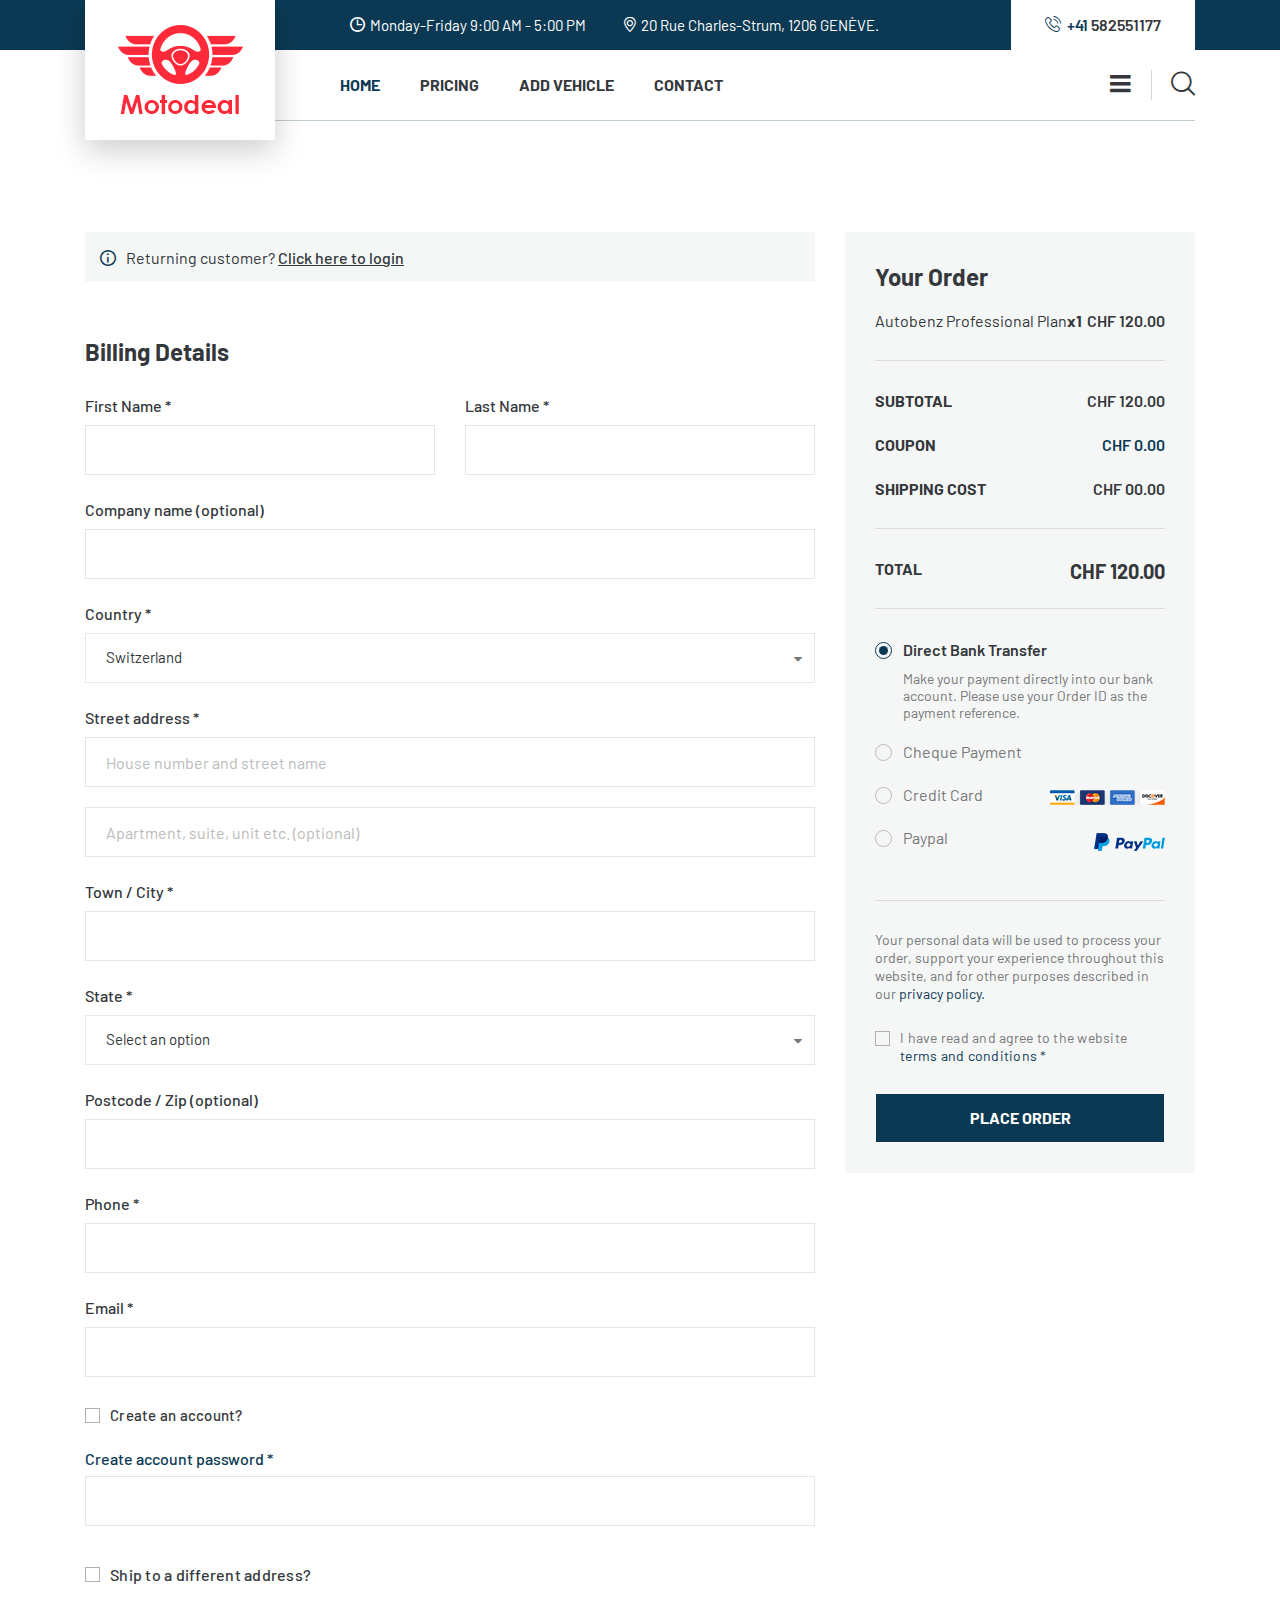
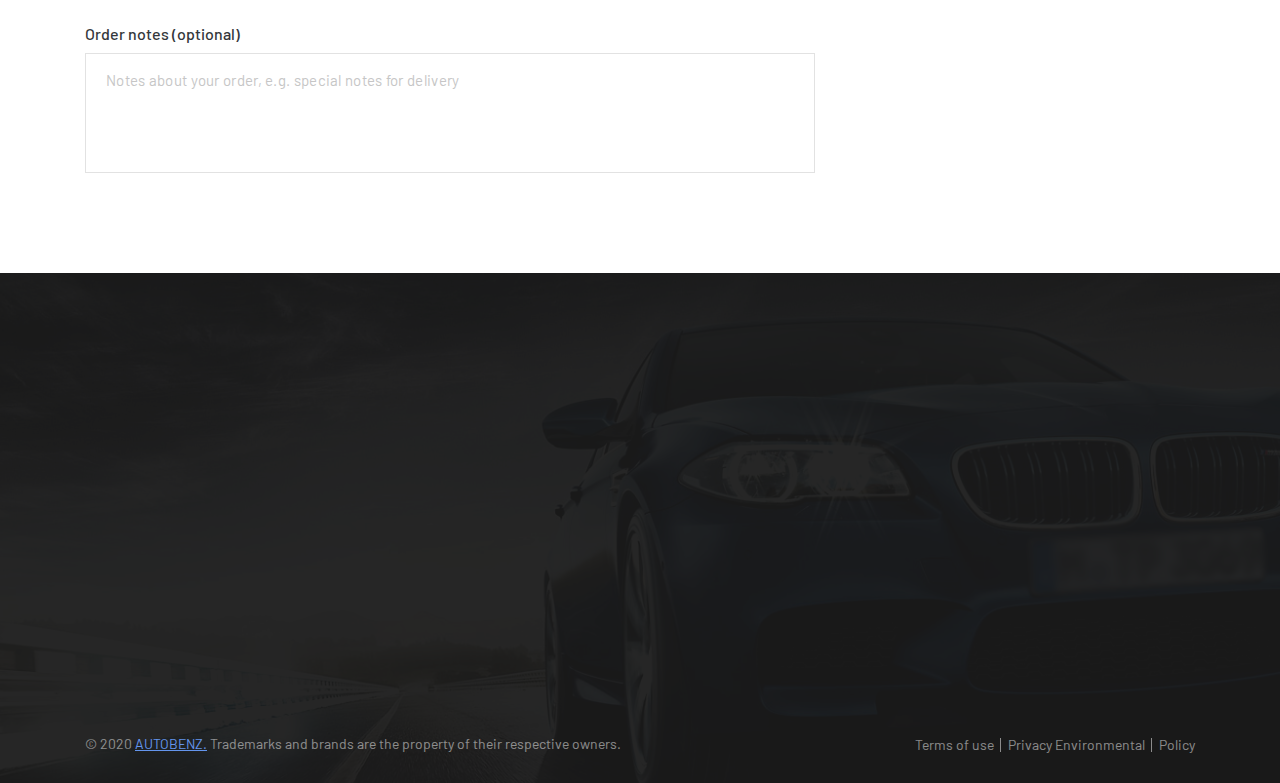
<file: checkout.html>
<!doctype html>
<html lang="en">
	<head>
        <!-- Required meta tags -->
        <meta charset="utf-8">
        <meta name="viewport" content="width=device-width, initial-scale=1, shrink-to-fit=no">
        <link rel="icon" href="img/favicon-red.png" type="image/png">
        <title>Autobenz</title>
        <!-- Bootstrap CSS -->
        <link rel="stylesheet" href="css/bootstrap.min.css">
        <link rel="stylesheet" href="css/font-awesome.min.css">
        <link rel="stylesheet" href="vendors/icomoon-icon/style.css">
        <!-- Extra Plugin CSS -->
        <link rel="stylesheet" href="vendors/datetimepicker/tempusdominus-bootstrap-4.min.css">
        <link rel="stylesheet" href="vendors/nice-select/css/nice-select.css">
        <link rel="stylesheet" href="vendors/owl-carousel/assets/owl.carousel.min.css">
        <link rel="stylesheet" href="vendors/slick/slick.css">
        <link rel="stylesheet" href="vendors/slick/slick-theme.css">
        <link rel="stylesheet" href="vendors/popup/magnific-popup.css">
        <link rel="stylesheet" href="vendors/animate-css/animate.css">
        
        <!-- main css -->
        <link rel="stylesheet" href="css/style.css">
		<link rel="stylesheet" href="scss/style.css">
        <link rel="stylesheet" href="css/responsive.css">
    </head>
    <body data-scroll-animation="true">
        
       
     	<!-- preloader-start -->
		<div class="preloader">
			<div class="meter">
				<div class="line"></div>
				<div class="line"></div>
				<div class="line"></div>
				<div class="line"></div>
				<div class="line"></div>
				<div class="line"></div>
				<div class="subline"></div>
				<div class="subline"></div>
				<div class="subline"></div>
				<div class="subline"></div>
				<div class="subline"></div>
				<div class="loader-circle-1">
					<div class="loader-circle-2"></div>
				</div>
				<span class="loadtext">Loading</span>
			</div>
			</div>
		<!-- preloader-end -->
       
       <!--================Header Area =================-->
	   <header class="header_area menu_two menu_three">
		<div class="top_menu">
			<div class="container">
				<div class="top_menu_inner d-flex justify-content-between">
					<div class="left">
						<p><i class="icon-clock"></i>Monday-Friday 9:00 AM - 5:00 PM</p>
						<p><i class="icon-map_marker"></i>20 Rue Charles-Strum, 1206 GENÈVE.</p>
					</div>
					<div class="right">
						<a href="tel:+41582551177"><i class="icon-phone1"></i><span>+41</span> 582551177</a>
					</div>
				</div>
			</div>
		</div>
		<div class="main_menu">
			<div class="container">
				<nav class="navbar navbar-expand-lg navbar-light bg-light">
					<a class="navbar-brand" href="index.html"><img src="img/logo-budget.png" srcset="img/logo-budget-2x.png 2x" alt="bar"></a>
					<a class="navbar-brand" href="index.html"><img src="img/logo-red.png" srcset="img/logo-red-2x.png 2x" alt="bar"></a>
					<button class="navbar-toggler" type="button" data-toggle="collapse" data-target="#navbarSupportedContent" aria-controls="navbarSupportedContent" aria-expanded="false" aria-label="Toggle navigation">
						<span></span>
					</button>
					<div class="collapse navbar-collapse" id="navbarSupportedContent">
						<ul class="nav navbar-nav menu_nav mr-auto">
							<li class="dropdown mega_menu active">
								<a  href="index.html" role="button" aria-haspopup="true" aria-expanded="false">Home</a>
							</li>
							<li class="dropdown submenu">
								<a  href="pricing.html" role="button" aria-haspopup="true" aria-expanded="false">Pricing</a>
							</li>
							<li class="dropdown submenu">
								<a  href="contact.html" role="button" aria-haspopup="true" aria-expanded="false">Add vehicle</a>
							</li>
							<li><a href="contact.html">Contact</a></li>
						</ul>
						<ul class="nav navbar-nav navbar-right">
							<li class="search_icon"><a class="cart cart_bag_btn" href="#"><i class="icon-bars"></i></a></li>
							<li class="search_icon"><a class="search popup-with-zoom-anim" href="#test-search"><i class="icon-search1"></i></a></li>
							
						</ul>
					</div>
				</nav>
			</div>
		</div>
	</header>
	<!--================End Footer Area =================-->
        
        <!--================Breadcrumb Area =================-->
        <section class="breadcrumb_area" style="padding: 0%;background: url(img/breadcrumb/breadcrumb-bg-4.jpg);top: -2000px;">

        	<div class="container">
        		<div class="breadcrumb_inner">
        			<h3>Checkout</h3>
        			<div class="link">
        				<a href="index.html">Home</a>
        				<a href="#">Checkout</a>
        			</div>
        		</div>
        	</div>
        </section>
        <!--================End Breadcrumb Area =================-->
        
        <!--================Billing Details Area =================-->    
        <section class="billing_details_area p_100" style=" padding-top: 0px !important;">
            <div class="container">
                <div class="row">
                	<div class="col-lg-8">
              	    	<div class="return_option">
							<h4><i class="icon-info1"></i>Returning customer? <a href="sing-in.html">Click here to login</a></h4>
						</div>
               	    	<div class="main_title">
               	    		<h2>Billing Details</h2>
               	    	</div>
                		<div class="billing_form_area">
                			<form class="billing_form row" action="contact_process.php" method="post" id="contactForm" novalidate="novalidate">
								<div class="form-group col-md-6">
								    <label for="first">First Name <span>*</span></label>
									<input type="text" class="form-control" id="first" name="name">
								</div>
								<div class="form-group col-md-6">
								    <label for="last">Last Name <span>*</span></label>
									<input type="text" class="form-control" id="last" name="name">
								</div>
								<div class="form-group col-md-12">
								    <label for="company">Company name (optional)</label>
									<input type="text" class="form-control" id="company" name="company">
								</div>
								<div class="form-group col-md-12">
								    <label for="company">Country <span>*</span></label>
									<select class="nice_select">
                                        <option value="1">Switzerland</option>
                                        <option value="2">France</option> 
                                        <option value="4">Italy</option>
                                    </select>
								</div>
								<div class="form-group col-md-12">
								    <label for="address">Street address <span>*</span></label>
									<input type="text" class="form-control" id="address" name="address" placeholder="House number and street name">
									<input type="text" class="form-control" id="address2" name="address2" placeholder="Apartment, suite, unit etc. (optional)">
								</div>
								<div class="form-group col-md-12">
								    <label for="city">Town / City *</label>
									<input type="text" class="form-control" id="city" name="city">
								</div>
								<div class="form-group col-md-12">
								    <label for="state1">State <span>*</span></label>
									<select class="nice_select" id="state1">
                                        <option data-display="Select an option">Select an option</option>
                                        <option value="1">Select an option</option>
                                        <option value="2">Select an option</option> 
                                        <option value="4">Select an option</option>
                                        <option value="5">Select an option</option>
                                    </select>
								</div>
								<div class="form-group col-md-12">
								    <label for="zip">Postcode / Zip (optional)</label>
									<input type="text" class="form-control" id="zip" name="zip">
								</div>
								<div class="form-group col-md-12">
								    <label for="phone">Phone <span>*</span></label>
									<input type="text" class="form-control" id="phone" name="phone">
								</div>
								<div class="form-group col-md-12">
								    <label for="email">Email <span>*</span></label>
									<input type="email" class="form-control" id="email" name="email">
								</div>
								<div class="select_check col-md-12">
									<div class="creat_account">
										<input type="checkbox" id="f-option" name="selector">
										<label for="f-option">Create an account?</label>
										<div class="check"></div>
									</div>
									<div class="create_box">
										<label for="account">Create account password <span>*</span></label>
										<input type="email" class="form-control" id="account" name="account">
									</div>
								</div>
								<div class="select_check2 col-md-12">
									<div class="creat_account">
										<input type="checkbox" id="f-option2" name="selector">
										<label for="f-option2">Ship to a different address?</label>
										<div class="check"></div>
									</div>
								</div>
								<div class="form-group col-md-12">
									<label for="phone">Order notes (optional)</label>
									<textarea class="form-control" name="message" id="message" rows="1" placeholder="Notes about your order, e.g. special notes for delivery"></textarea>
								</div>
							</form>
                		</div>
                	</div>
                	<div class="col-lg-4">
                		<div class="order_box_price">
							<div class="payment_list">
								<div class="payment_list_item">
									<h2 class="order_title">Your Order</h2>
									<div class="price_single_cost">
										<h5>Autobenz Professional Plan<b>x1</b> <span>CHF 120.00</span></h5>
									</div>
								</div>
								<div class="payment_list_item">
									<div class="count_part">
										<h5>SubTotal <span>CHF 120.00</span></h5>
										<h5>Coupon <span class="green">CHF 0.00</span></h5>
										<h5>Shipping Cost <span>CHF 00.00</span></h5>
									</div>
								</div>
								<div class="payment_list_item">
									<div class="total_count">
										<h4>Total <span>CHF 120.00</span></h4>
									</div>
								</div>
								<div class="payment_list_item">
									<div class="payment_options">
										<form action="#" class="shipping">
											<div class="form-group">
												<input class="radio_group" type="radio" id="test1" name="radio-group" checked>
												<label for="test1">Direct Bank Transfer</label>
												<p>Make your payment directly into our bank account. Please use your Order ID as the payment reference.</p>
											</div>
											<div class="form-group">
												<input class="radio_group" type="radio" id="test2" name="radio-group">
												<label for="test2">Cheque Payment</label>
											</div>
											<div class="form-group">
												<input class="radio_group" type="radio" id="test3" name="radio-group">
												<label for="test3">Credit Card</label>
												<img src="img/icon/card.png" alt="">
											</div>
											<div class="form-group">
												<input class="radio_group" type="radio" id="test4" name="radio-group">
												<label for="test4">Paypal</label>
												<img src="img/icon/paypal.png" alt="">
											</div>
										</form>
									</div>
								</div>
								<div class="payment_list_item">
									<div class="payment_accept">
										<p>Your personal data will be used to process your order, support your experience throughout this website, and for other purposes described in our <span>privacy policy.</span></p>
										<div class="creat_account">
											<input type="checkbox" id="f-option3" name="selector">
											<label for="f-option3">I have read and agree to the website <span>terms and conditions *</span></label>
											<div class="check"></div>
										</div>
										<button type="submit" value="submit" class="btn submit_btn red">Place Order</button>
									</div>
								</div>
							</div>
						</div>
                	</div>
                </div>
            </div>
        </section>
        <!--================End Billing Details Area =================-->  
        
   <!--================Footer Area =================-->
   <footer class="footer_area red_footer_area ab_footer">
	<div class="footer_widgets">
		<div class="container">
			<div class="row f_widgets_inner">
				<div class="col-lg-3 col-sm-6 wow animated fadeInUp" data-wow-delay="0.2s">
					<aside class="f_widget about_widget">
						<a class="f_logo" href="index.html"><img src="img/repair-logo.png" srcset="img/repair-logo-2x.png 2x" alt="bar"></a>
						<p><i class="icon-map_marker_2" aria-hidden="true"></i>20 Rue Charles-Strum, <br>
							1206 GENÈVE.</p>
						<a href="mailto:support@autobenz.com"><i class="icon-envelop_2" aria-hidden="true"></i> support@autobenz.com</a>
						<!-- <a href="tel:0951856558"><i class="icon-phone_2" aria-hidden="true"></i> 095 582551177 (Toll Free)</a> -->
					</aside>
				</div>
				<div class="col-lg-2 col-sm-6 wow animated fadeInUp" data-wow-delay="0.6s">
					<aside class="f_widget link_widget">
						<div class="f_title">
							<h3>Quick Links</h3>
						</div>
						<ul class="nav flex-column">
							<li><a href="index.html">Home</a></li>
							<li><a href="pricing.html">Pricing</a></li>
							<li><a href="contact.html">Add vehicle</a></li>
							<li><a href="contact.html">Contact us</a></li>
						
						</ul>
					</aside>
				</div>
				<div class="col-lg-3 col-sm-6 wow animated fadeInUp" data-wow-delay="0.6s">
					<aside class="f_widget link_widget">
						<div class="f_title">
							<h3>Download the app</h3>
						</div>
						<ul class="nav flex-column">
							<!-- App Store button -->
							<a href="index.html" target="_blank" class="market-btn apple-btn" role="button">
								<span class="market-button-subtitle">Download on the</span>
								<span class="market-button-title">App Store</span>
							</a>
							
							<!-- Google Play button -->
							<a href="index.html" target="_blank" class="market-btn google-btn" role="button">
								<span class="market-button-subtitle">Download on the</span>
								<span class="market-button-title">Google Play</span>
							</a>
						</ul>
					</aside>
				</div>
				<div class="col-lg-4 col-sm-6 wow animated fadeInUp" data-wow-delay="0.8s">
					<aside class="f_widget subscribe_widget">
						<div class="f_title">
							<h3>SUBSCRIBE</h3>
							<p style=" color: azure; padding-top: 28px; ">Subscribe now and get the latest deals on sales, new releases and much more …</p>
						</div>
						<div class="input-group">
							<input type="text" class="form-control" placeholder="Your email">
							<div class="input-group-append">
								<button class="btn btn-outline-secondary red" type="button" id="button-addon2"><i class="icon-arrow_3"></i></button>
							</div>
						</div>
						<!-- <ul class="nav">
							<li><a href="#"><i class="fa fa-facebook"></i></a></li>
							<li><a href="#"><i class="fa fa-youtube"></i></a></li>
							<li><a href="#"><i class="fa fa-twitter"></i></a></li>
							<li><a href="#"><i class="fa fa-google-plus"></i></a></li>
						</ul> -->
					</aside>
				</div>
			</div>
		</div>
	</div>
	<div class="footer_card wow animated fadeIn" data-wow-delay="0.4s">
		<div class="container">
			<div class="f_card_inner d-flex justify-content-between">
				<div class="left">
					<p>Lorem ipsum dolor sit amet, consectetur adipisicing elit sed them eiusmod tempor<br /> incididunt labore et dolorie magna aliqua.</p>
				</div>
				<div class="right">
					<ul class="nav">
						<li><a href="#"><img src="img/icon/card-1.png" alt=""></a></li>
						<li><a href="#"><img src="img/icon/card-2.png" alt=""></a></li>
						<li><a href="#"><img src="img/icon/card-3.png" alt=""></a></li>
						<li><a href="#"><img src="img/icon/card-4.png" alt=""></a></li>
					</ul>
				</div>
			</div>
		</div>
	</div>
	<div class="footer_copyright">
		<div class="container">
			<div class="copyright_inner d-flex justify-content-between">
				<div class="left">
					<p>© 2020 <a href="index.html" style=" color: cornflowerblue; ">AUTOBENZ.</a> Trademarks and brands are the property of their respective owners.</p>
				</div>
				<div class="right">
					<ul class="nav">
						<li><a href="#">Terms of use</a></li>
						<li><a href="#">Privacy Environmental</a></li>
						<li><a href="#">Policy</a></li>
					</ul>
				</div>
			</div>
		</div>
	</div>
</footer>
<!--================End Footer Area =================-->
        
     <!--================Cart Sidebar Area =================-->
	 <div class="cart_sidebar orange">
		<div class="cart_sidebar_inner">
			<div class="sidebar_top">
				<div class="top_bar d-flex justify-content-between">
					<h3>Terms of use</h3>
					<div class="cart_close_btn">
						<p>Close <i class="ti-minus"></i></p>
					</div>
				</div>
				<div class="cart_side_list">
					<ul class="mini-dropdown-menu text-left" >
						<li class="li-items">1. After 365 days (1 year) of your registration.</li>
						<li class="li-items">2. We only process requests sent by e-mail from the site or at compta@foxnfox.ch the recommended letters are not mandatory.</li>
						<li>3. After expiry of the contract (365 days) you have a period of 21 days to claim your possible right to the refund, to pass this delay your request is not admissible.</li>
						<li>4. In case of need fox n fox has the right to require a recent proof or proof of ownership (copy of the registration card or vehicle circulation permit).</li>
						<li>5. The user or customer must change the price of his vehicle at least twice a year, or once every 6 months.</li>
					</ul>
				</div>
			</div>
		</div>
	</div>
	<!--================End Cart Sidebar Area =================-->
        
        <!--================Search Box Area =================-->
        <div class="search_area zoom-anim-dialog mfp-hide" id="test-search">
            <div class="search_box_inner">
                <h3>Search</h3>
                <div class="input-group">
                    <input type="text" class="form-control" placeholder="Enter search keywords">
                    <span class="input-group-btn">
                        <button class="btn btn-default" type="button"><i class="icon icon-Search"></i></button>
                    </span>
                </div>
            </div>
        </div>
        <!--================End Search Box Area =================-->
        
        
        
        
        <!-- Optional JavaScript -->
        <!-- jQuery first, then Popper.js, then Bootstrap JS -->
        <script src="js/jquery-3.4.1.min.js"></script>
        <script src="js/popper.min.js"></script>
        <script src="js/bootstrap.min.js"></script>
       
        <!-- Extra Plugin js -->
        <script src="vendors/datetimepicker/moment.js"></script>
        <script src="vendors/datetimepicker/tempusdominus-bootstrap-4.min.js"></script>
        <script src="vendors/nice-select/js/jquery.nice-select.min.js"></script>
        <script src="vendors/owl-carousel/owl.carousel.min.js"></script>
        <script src="vendors/isotope/imagesloaded.pkgd.min.js"></script>
        <script src="vendors/isotope/isotope.pkgd.min.js"></script>
        <script src="vendors/slick/slick.min.js"></script>
        <script src="vendors/counter-up/jquery.waypoints.min.js"></script>
        <script src="vendors/counter-up/jquery.counterup.min.js"></script>
        <script src="vendors/popup/jquery.magnific-popup.min.js"></script>
        <script src="vendors/animate-css/wow.min.js"></script>
        
        <script src="js/theme-dist.js"></script>
    </body>
</html>
</file>
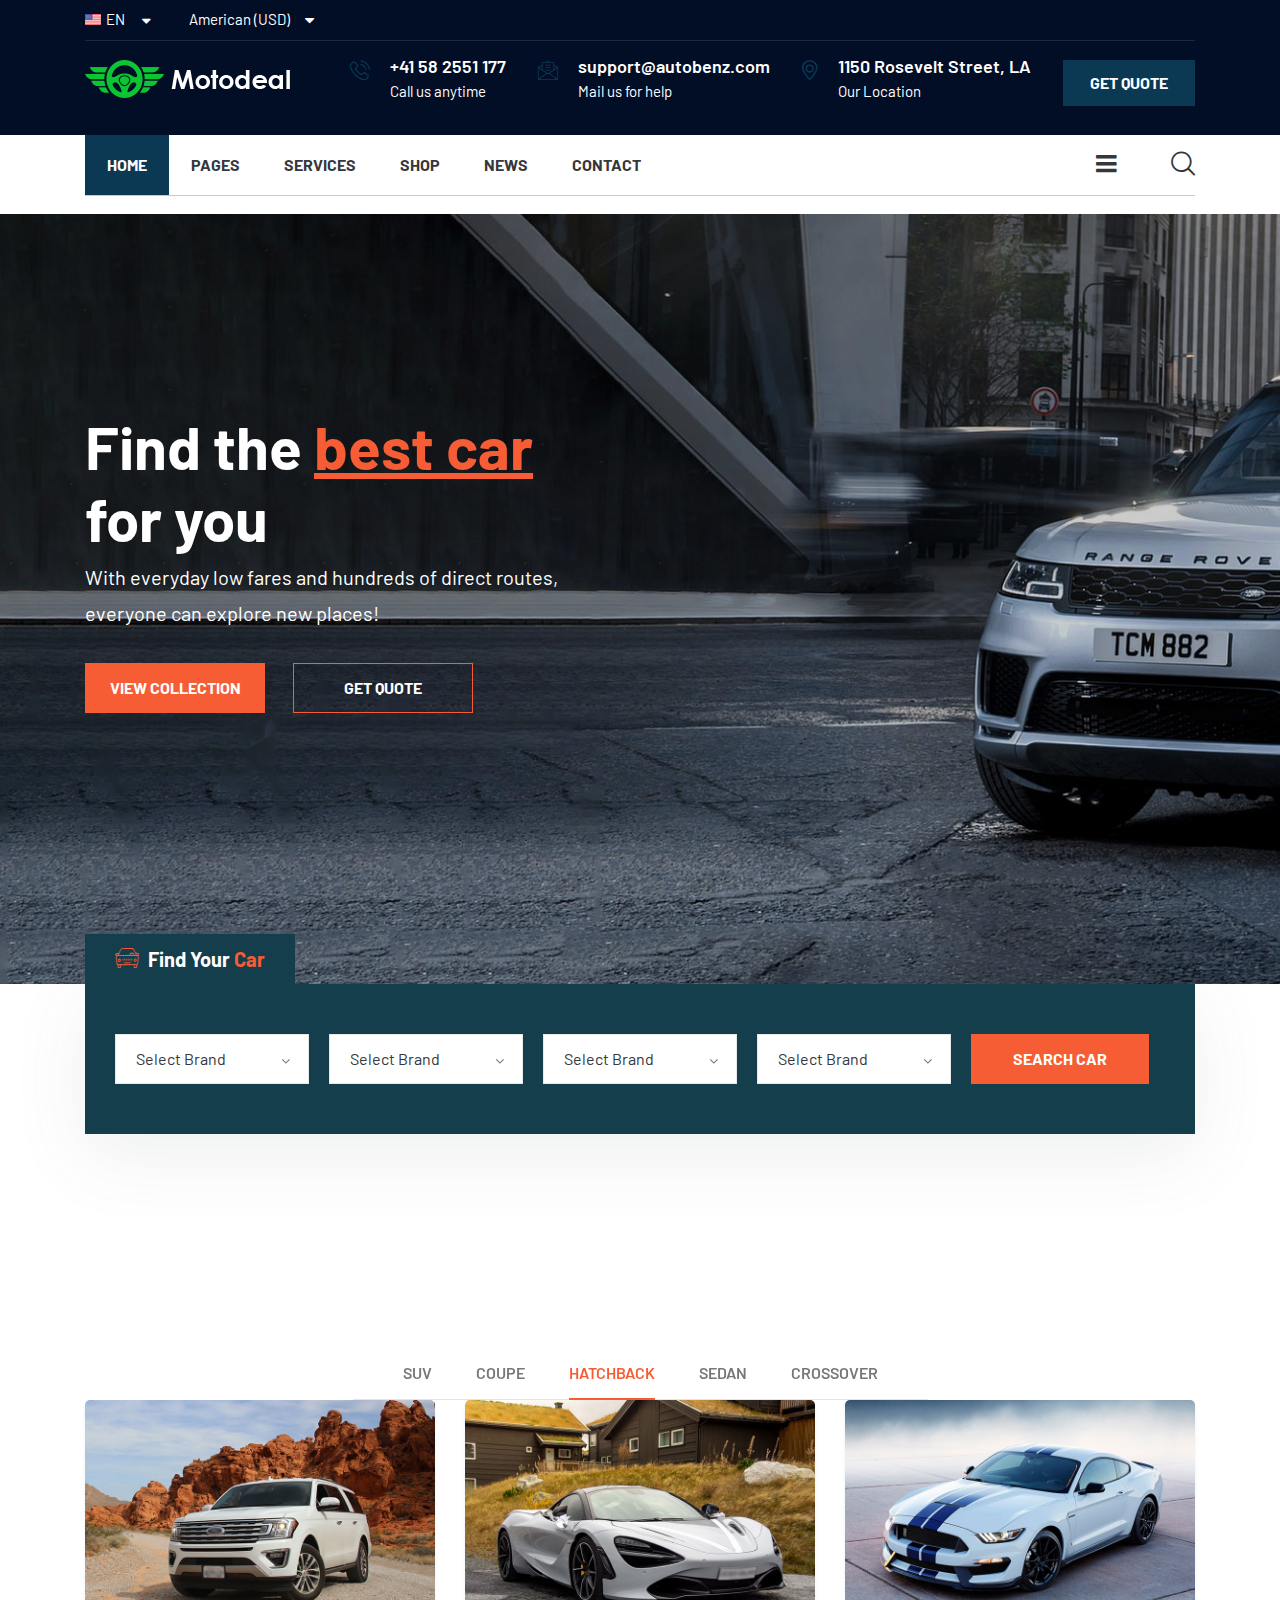
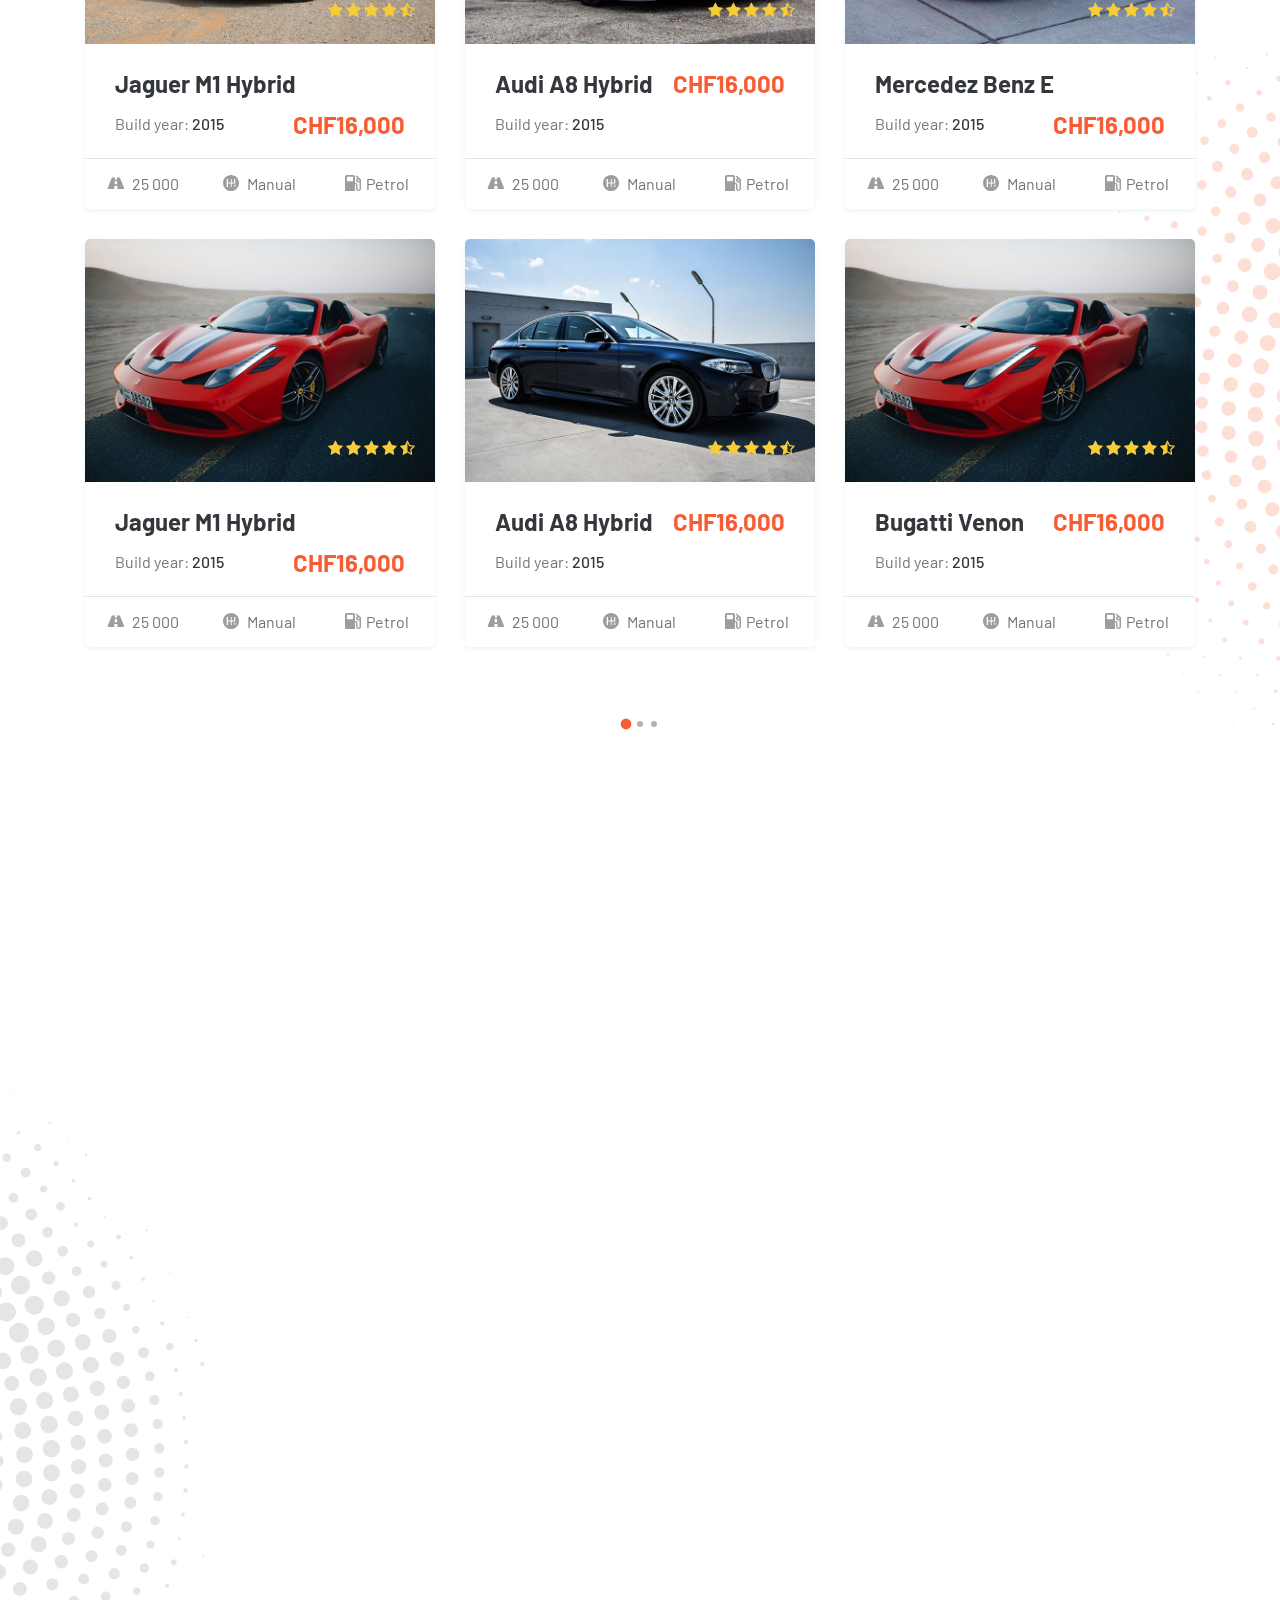
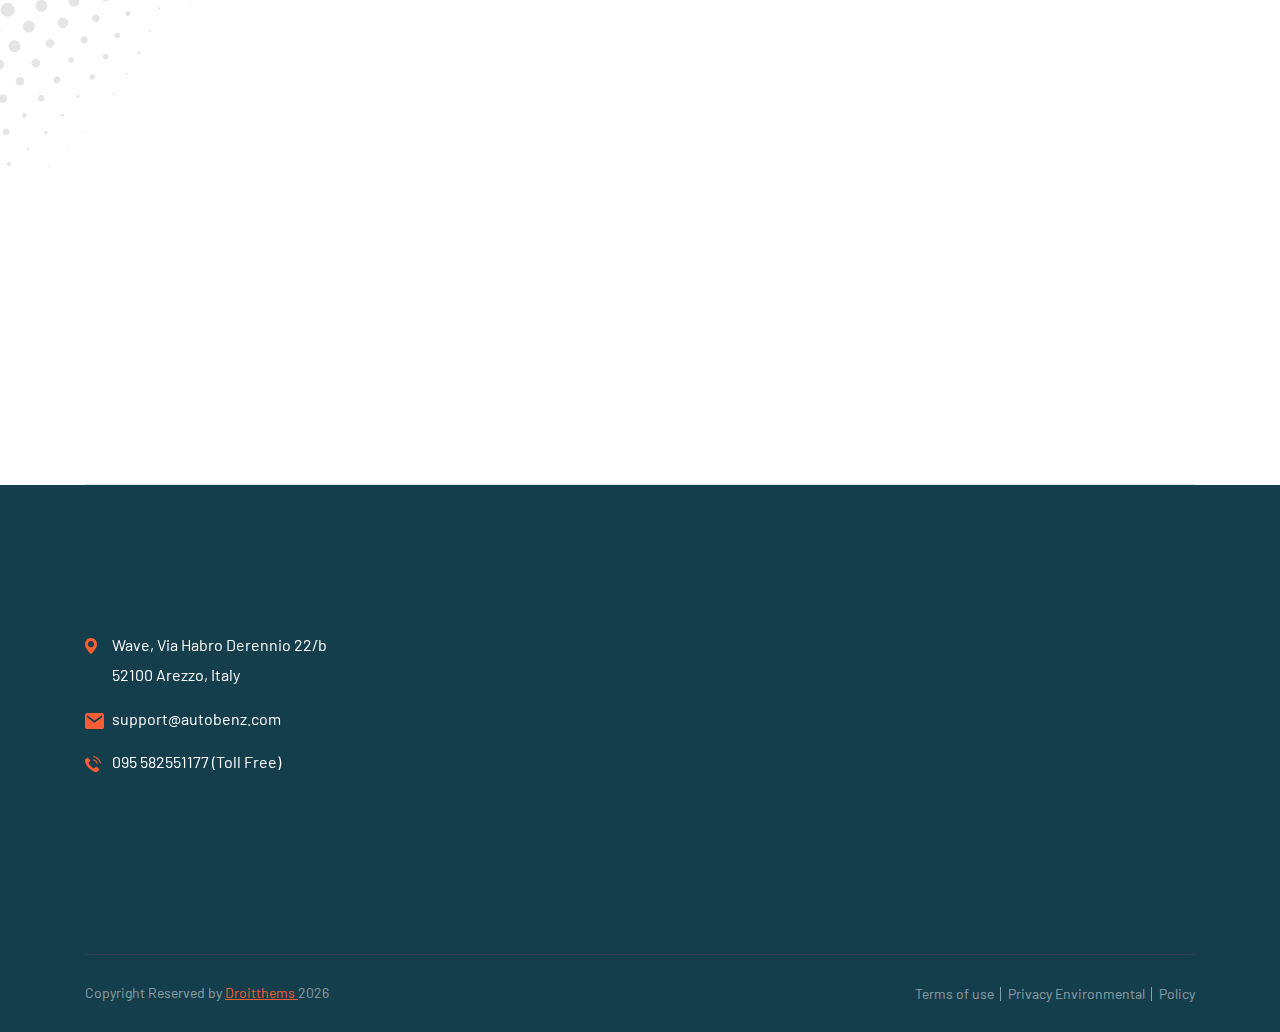
<file: old-index.html>
<!doctype html>
<html lang="en">
    <head>
        <!-- Required meta tags -->
        <meta charset="utf-8">
        <meta name="viewport" content="width=device-width, initial-scale=1, shrink-to-fit=no">
        <link rel="icon" href="img/favicon-green.png" type="image/png">
        <title>Autobenz</title>
        <!-- Bootstrap CSS -->
        <link rel="stylesheet" href="css/bootstrap.min.css">
        <link rel="stylesheet" href="css/font-awesome.min.css">
        <link rel="stylesheet" href="vendors/icomoon-icon/style.css">
        <link rel="stylesheet" href="vendors/themify-icon/themify-icons.css">
        
        <!-- Extra Plugin CSS -->
        <link rel="stylesheet" href="vendors/datetimepicker/tempusdominus-bootstrap-4.min.css">
        <link rel="stylesheet" href="vendors/nice-select/css/nice-select.css">
        <link rel="stylesheet" href="vendors/owl-carousel/assets/owl.carousel.min.css">
        <link rel="stylesheet" href="vendors/slick/slick-theme.css">
        <link rel="stylesheet" href="vendors/slick/slick.css">
        <link rel="stylesheet" href="vendors/country-selector/dd.css">
        <link rel="stylesheet" href="vendors/country-selector/flags.css">
        <link rel="stylesheet" href="vendors/popup/magnific-popup.css">
        <link rel="stylesheet" href="vendors/animate-css/animate.css">
        <!-- main css -->
        <link rel="stylesheet" href="css/style.css">
		<link rel="stylesheet" href="scss/style.css">
        <link rel="stylesheet" href="css/responsive.css">
    </head>
    <body data-scroll-animation="true">
        
		<!-- preloader-start -->
		<div class="preloader">
			<div class="meter">
				<div class="line"></div>
				<div class="line"></div>
				<div class="line"></div>
				<div class="line"></div>
				<div class="line"></div>
				<div class="line"></div>
				<div class="subline"></div>
				<div class="subline"></div>
				<div class="subline"></div>
				<div class="subline"></div>
				<div class="subline"></div>
				<div class="loader-circle-1">
					<div class="loader-circle-2"></div>
				</div>
				<span class="loadtext">Loading</span>
			</div>
		</div>
		<!-- preloader-end -->
       
        
        <!--================START Header Area =================-->
        <header class="header_area menu_two menu_nine">
        	<div class="top_menu_nine">
				<div class="container">
        			<div class="top_menu_inner d-flex justify-content-between">
        				<div class="left">
        					<div class="flag_drop">
								<div class="selector">
									<select class="language_drop" name="countries" id="countries" style="width:300px;">
									  <option value="yt" data-image="img/icon/flag-1.png" data-imagecss="flag yt" data-title="English">EN</option>
									  <option value="yu" data-image="img/icon/flag-1.png" data-imagecss="flag yu" data-title="Bangladesh">DE</option>
									  <option value="yt" data-image="img/icon/flag-1.png" data-imagecss="flag yt" data-title="English">FR</option>
									  <option value="yt" data-image="img/icon/flag-1.png" data-imagecss="flag yt" data-title="English">IT</option>
									</select>
								</div>
							</div>
        					<select class="nice_select">
        						<option value="1">American (USD)</option>
        						<option value="2">Germany (EUR)</option>
        						<option value="2">England (GBP)</option>
        					</select>
        				</div>
        				<!-- <div class="right">
        					<ul class="nav">
        						<li><a href="#"><i class="fa fa-facebook"></i></a></li>
        						<li><a href="#"><i class="fa fa-instagram"></i></a></li>
        						<li><a href="#"><i class="fa fa-twitter"></i></a></li>
        						<li><a href="#"><i class="fa fa-google-plus"></i></a></li>
        					</ul>
        				</div> -->
        			</div>
        		</div>
        	</div>
        	<div class="middle_menu">
        		<div class="container">
					<div class="middle_menu_inner d-flex justify-content-between">
						<div class="left">
							<a class="navbar-brand" href="index.html"><img src="img/logo-tractor.png" srcset="img/logo-tractor-2x.png 2x" alt="bar"></a>
						</div>
						<div class="right">
							<div class="media">
								<div class="d-flex">
									<i class="icon-phone1"></i>
								</div>
								<div class="media-body">
									<a href="tel:+41582551177">+41 58 2551 177</a>
									<p>Call us anytime</p>
								</div>
							</div>
							<div class="media">
								<div class="d-flex">
									<i class="icon-envelop"></i>
								</div>
								<div class="media-body">
									<a href="mailto:support@autobenz.com">support@autobenz.com</a>
									<p>Mail us for help</p>
								</div>
							</div>
							<div class="media">
								<div class="d-flex">
									<i class="icon-map_marker"></i>
								</div>
								<div class="media-body">
									<h6>1150 Rosevelt Street, LA</h6>
									<p>Our Location</p>
								</div>
							</div>
							<a class="main_btn" href="#">Get Quote</a>
						</div>
					</div>
				</div>
        	</div>
        	<div class="main_menu">
				<div class="container">
					<nav class="navbar navbar-expand-lg navbar-light bg-light">
						<a class="navbar-brand" href="index.html"><img src="img/logo-tractor-green.png" srcset="img/logo-tractor-green-2x.png 2x" alt="bar"></a>
						<button class="navbar-toggler" type="button" data-toggle="collapse" data-target="#navbarSupportedContent" aria-controls="navbarSupportedContent" aria-expanded="false" aria-label="Toggle navigation">
							<span></span>
						</button>
						<div class="collapse navbar-collapse" id="navbarSupportedContent">
							<ul class="nav navbar-nav menu_nav mr-auto">
								<li class="dropdown mega_menu active">
									<a class="dropdown-toggle" data-toggle="dropdown" href="index.html" role="button" aria-haspopup="true" aria-expanded="false">Home</a>
								</li>
								<li class="dropdown submenu">
									<a class="dropdown-toggle" data-toggle="dropdown" href="#" role="button" aria-haspopup="true" aria-expanded="false">Pages</a>
									<ul class="dropdown-menu">
										<li><a href="about-us.html">About</a></li>
										<li class="dropdown submenu">
											<a class="dropdown-toggle" data-toggle="dropdown" href="#" role="button" aria-haspopup="true" aria-expanded="false">Compare <i class="ti-angle-right"></i></a>
											<ul class="dropdown-menu">
												<li><a href="compare-car-step-1.html">Compare car</a></li>
												<li><a href="compare-car-step-2.html">Compare Details</a></li>
											</ul>
										</li>
										<li class="dropdown submenu">
											<a class="dropdown-toggle" data-toggle="dropdown" href="#" role="button" aria-haspopup="true" aria-expanded="false">Dealer <i class="ti-angle-right"></i></a>
											<ul class="dropdown-menu">
												<li><a href="find-dealer.html">Find Dealer</a></li>
												<li><a href="find-dealer-details.html">Dealer Details</a></li>
											</ul>
										</li>
										<li><a href="finance-calculator.html">Finance Calculator</a></li>
										<li><a href="faq.html">FAQ's</a></li>
										<li><a href="testimonials.html">Testimonials</a></li>
										<li><a href="sing-up.html">Sign up</a></li>
										<li><a href="sing-in.html">Sign in</a></li>
									</ul>
								</li>
								<li class="dropdown submenu">
									<a class="dropdown-toggle" data-toggle="dropdown" href="#" role="button" aria-haspopup="true" aria-expanded="false">Services</a>
									<ul class="dropdown-menu">
										<li><a href="service-1.html">Service 01</a></li>
										<li><a href="service-2.html">Service 02</a></li>
										<li><a href="service-3.html">Service 03</a></li>
										<li><a href="service-details.html">Service Details</a></li>
									</ul>
								</li>
								<li class="dropdown submenu">
									<a class="dropdown-toggle" data-toggle="dropdown" href="#" role="button" aria-haspopup="true" aria-expanded="false">Shop</a>
									<ul class="dropdown-menu">
										<li><a href="shop.html">Shop</a></li>
										<li><a href="shop-list.html">Shop List</a></li>
										<li><a href="product-details.html">Product Details</a></li>
										<li><a href="cart.html">Cart</a></li>
										<li><a href="checkout.html">Checkout</a></li>
									</ul>
								</li>
								<li class="dropdown submenu">
									<a class="dropdown-toggle" data-toggle="dropdown" href="#" role="button" aria-haspopup="true" aria-expanded="false">News</a>
									<ul class="dropdown-menu">
										<li><a href="blog.html">Blog List</a></li>
										<li><a href="blog-grid.html">Blog Grid</a></li>
										<li><a href="single-blog.html">Blog details</a></li>
									</ul>
								</li>
								<li><a href="contact.html">Contact</a></li>
							</ul>
							<ul class="nav navbar-nav navbar-right">
								<li class="search_icon"><a class="cart cart_bag_btn" href="#"><i class="icon-bars"></i></a></li>
								<li class="search_icon"><a class="search popup-with-zoom-anim" href="#test-search"><i class="icon-search1"></i></a></li>
							</ul>
						</div>
					</nav>
				</div>
			</div>
        </header>
		<!--================END Header Area =================-->
        <!--================End Footer Area =================-->
        
        <!--================Slider Area =================-->
        <section class="main_slider_area bus_slider_area">
            <div class="main_slider bus_slider classified_slider">
            	<div class="slider_item">
            		<div class="image_overlay" style="background: url(img/home-slider/budget-slider-1.jpg) no-repeat;"></div>
            		<div class="container">
            			<div class="slider_text">
            				<h2 data-animation="fadeInUp" data-delay="0.5s">Find the <span>best car</span> <br />for you</h2>
            				<p data-animation="fadeInUp" data-delay="800ms">With everyday low fares and hundreds of direct routes, <br />everyone can explore new places!</p>
            				<a data-animation="fadeInDown" data-delay="1s" class="main_btn orange" href="#">View Collection</a>
            				<a data-animation="fadeInDown" data-delay="1s" class="main_btn orange" href="#">Get Quote</a>
						</div>
            		</div>
            	</div>
            	<div class="slider_item">
            		<div class="image_overlay" style="background: url(img/home-slider/budget-slider-2.jpg) no-repeat;"></div>
            		<div class="container">
            			<div class="slider_text">
            				<h2 data-animation="fadeInUp" data-delay="0.5s">Find the <span>best car</span> <br />for you</h2>
            				<p data-animation="fadeInUp" data-delay="800ms">With everyday low fares and hundreds of direct routes, <br />everyone can explore new places!</p>
            				<a data-animation="fadeInDown" data-delay="1s" class="main_btn orange" href="#">View Collection</a>
            				<a data-animation="fadeInDown" data-delay="1s" class="main_btn orange" href="#">Get Quote</a>
						</div>
            		</div>
            	</div>
            	<div class="slider_item">
            		<div class="image_overlay" style="background: url(img/home-slider/budget-slider-3.jpg) no-repeat;"></div>
            		<div class="container">
            			<div class="slider_text">
            				<h2 data-animation="fadeInUp" data-delay="0.5s">Find the <span>best car</span> <br />for you</h2>
            				<p data-animation="fadeInUp" data-delay="800ms">With everyday low fares and hundreds of direct routes, <br />everyone can explore new places!</p>
            				<a data-animation="fadeInDown" data-delay="1s" class="main_btn orange" href="#">View Collection</a>
            				<a data-animation="fadeInDown" data-delay="1s" class="main_btn orange" href="#">Get Quote</a>
						</div>
            		</div>
            	</div>
            </div>
            <div class="slider_nav slider_nav_four">
                <i class="arrow_left ti-angle-left"></i>
                <i class="arrow_right ti-angle-right"></i>
            </div>
        </section>
        <!--================End Slider Area =================-->
        
        <!--================Find Car Form Area =================-->
       	 <section class="find_form pest_form">
        	<div class="container">
        		<div class="find_title">
        				<i class="icon-car_2"></i> Find Your <span>Car</span>
        			</div>
        		<div class="find_form_inner row m0">
        			<div class="find_item">
        				<select class="nice_select">
							<option value="1">Select Brand</option>
							<option value="2">Select Brand</option>
							<option value="3">Select Brand</option>
						</select>
        			</div>
        			<div class="find_item">
        				<select class="nice_select">
							<option value="1">Select Brand</option>
							<option value="2">Select Brand</option>
							<option value="3">Select Brand</option>
						</select>
        			</div>
        			<div class="find_item">
        				<select class="nice_select">
							<option value="1">Select Brand</option>
							<option value="2">Select Brand</option>
							<option value="3">Select Brand</option>
						</select>
        			</div>
        			<div class="find_item">
        				<select class="nice_select">
							<option value="1">Select Brand</option>
							<option value="2">Select Brand</option>
							<option value="3">Select Brand</option>
						</select>
        			</div>
        			<div class="find_item">
        				<button class="submit_btn orange" type="button">Search Car</button>
        			</div>
        		</div>
        	</div>
        </section>
        <!--================End Find Car Form Area =================-->
        
        <!--================Car Drive Area =================-->
        <section class="car_drive_area car_collection p_100">
        	<div class="container">
        		<div class="flag_center_title wow animated fadeInUp" data-wow-delay="0.2s">
        			<h2><img src="img/icon/flag-2.png" alt="">Latest Collection</h2>
        		</div>
        		<div class="drive_item">
					<div class="left">
						<ul class="nav nav-tabs" id="myTab" role="tablist">
							<li class="nav-item">
							<a class="nav-link" id="home-tab" data-toggle="tab" href="#home" role="tab" aria-controls="home" aria-selected="true">SUV</a>
							</li>
							<li class="nav-item">
							<a class="nav-link" id="profile-tab" data-toggle="tab" href="#profile" role="tab" aria-controls="profile" aria-selected="false">Coupe</a>
							</li>
							<li class="nav-item">
							<a class="nav-link active" id="contact-tab" data-toggle="tab" href="#contact" role="tab" aria-controls="contact" aria-selected="false">Hatchback</a>
							</li>
							<li class="nav-item">
							<a class="nav-link" id="sedan-tab" data-toggle="tab" href="#sedan" role="tab" aria-controls="sedan" aria-selected="false">Sedan</a>
							</li>
							<li class="nav-item">
							<a class="nav-link" id="cros-tab" data-toggle="tab" href="#cros" role="tab" aria-controls="cros" aria-selected="false">Crossover</a>
							</li>
						</ul>
					</div>
        		</div>
        		<div class="drive_product_view">
        			<div class="tab-content" id="myTabContent">
        				<div class="tab-pane fade" id="home" role="tabpanel" aria-labelledby="home-tab">
        					<div class="car_tab_slider owl-carousel">
        						<div class="item">
        							<div class="row l_collection_inner">
										<div class="col-lg-4 col-md-6">
											<div class="l_collection_item orange">
												<div class="car_img">
													<a href="product-details.html"><img src="img/product/car-collection/car-1.jpg" alt=""></a> 
													<div class="rating">
														<a href="#"><i class="fa fa-star"></i></a>
														<a href="#"><i class="fa fa-star"></i></a>
														<a href="#"><i class="fa fa-star"></i></a>
														<a href="#"><i class="fa fa-star"></i></a>
														<a href="#"><i class="fa fa-star-half-o"></i></a>
													</div>
												</div>
												<div class="text_body">
													<a href="product-details.html"><h4>Jaguer M1 Hybrid</h4></a>
													<h5>CHF16,000</h5>
													<p>Build year: <span>2015</span></p>
												</div>
												<div class="text_footer">
													<a href="#"><i class="icon-road"></i> 25 000</a>
													<a href="#"><i class="icon-gear1"></i> Manual</a>
													<a href="#"><i class="icon-oil"></i>Petrol</a>
												</div>
											</div>
										</div>
										<div class="col-lg-4 col-md-6">
											<div class="l_collection_item orange">
												<div class="car_img"><a href="product-details.html"><img src="img/product/car-collection/car-2.jpg" alt=""></a>
													<div class="rating">
														<a href="#"><i class="fa fa-star"></i></a>
														<a href="#"><i class="fa fa-star"></i></a>
														<a href="#"><i class="fa fa-star"></i></a>
														<a href="#"><i class="fa fa-star"></i></a>
														<a href="#"><i class="fa fa-star-half-o"></i></a>
													</div>
												</div>
												<div class="text_body">
													<a href="product-details.html"><h4>Audi A8 Hybrid</h4></a>
													<h5>CHF16,000</h5>
													<p>Build year: <span>2015</span></p>
												</div>
												<div class="text_footer">
													<a href="#"><i class="icon-road"></i> 25 000</a>
													<a href="#"><i class="icon-gear1"></i> Manual</a>
													<a href="#"><i class="icon-oil"></i>Petrol</a>
												</div>
											</div>
										</div>
										<div class="col-lg-4 col-md-6">
											<div class="l_collection_item orange">
												<div class="car_img"><a href="product-details.html"><img src="img/product/car-collection/car-3.jpg" alt=""></a>
													<div class="rating">
														<a href="#"><i class="fa fa-star"></i></a>
														<a href="#"><i class="fa fa-star"></i></a>
														<a href="#"><i class="fa fa-star"></i></a>
														<a href="#"><i class="fa fa-star"></i></a>
														<a href="#"><i class="fa fa-star-half-o"></i></a>
													</div>
												</div>
												<div class="text_body">
													<a href="product-details.html"><h4>Mercedez Benz E</h4></a>
													<h5>CHF16,000</h5>
													<p>Build year: <span>2015</span></p>
												</div>
												<div class="text_footer">
													<a href="#"><i class="icon-road"></i> 25 000</a>
													<a href="#"><i class="icon-gear1"></i> Manual</a>
													<a href="#"><i class="icon-oil"></i>Petrol</a>
												</div>
											</div>
										</div>
										<div class="col-lg-4 col-md-6">
											<div class="l_collection_item orange">
												<div class="car_img"><a href="product-details.html"><img src="img/product/car-collection/car-4.jpg" alt=""></a>
													<div class="rating">
														<a href="#"><i class="fa fa-star"></i></a>
														<a href="#"><i class="fa fa-star"></i></a>
														<a href="#"><i class="fa fa-star"></i></a>
														<a href="#"><i class="fa fa-star"></i></a>
														<a href="#"><i class="fa fa-star-half-o"></i></a>
													</div>
												</div>
												<div class="text_body">
													<a href="product-details.html"><h4>Jaguer M1 Hybrid</h4></a>
													<h5>CHF16,000</h5>
													<p>Build year: <span>2015</span></p>
												</div>
												<div class="text_footer">
													<a href="#"><i class="icon-road"></i> 25 000</a>
													<a href="#"><i class="icon-gear1"></i> Manual</a>
													<a href="#"><i class="icon-oil"></i>Petrol</a>
												</div>
											</div>
										</div>
										<div class="col-lg-4 col-md-6">
											<div class="l_collection_item orange">
												<div class="car_img"><a href="product-details.html"><img src="img/product/car-collection/car-5.jpg" alt=""></a>
													<div class="rating">
														<a href="#"><i class="fa fa-star"></i></a>
														<a href="#"><i class="fa fa-star"></i></a>
														<a href="#"><i class="fa fa-star"></i></a>
														<a href="#"><i class="fa fa-star"></i></a>
														<a href="#"><i class="fa fa-star-half-o"></i></a>
													</div>
												</div>
												<div class="text_body">
													<a href="product-details.html"><h4>Audi A8 Hybrid</h4></a>
													<h5>CHF16,000</h5>
													<p>Build year: <span>2015</span></p>
												</div>
												<div class="text_footer">
													<a href="#"><i class="icon-road"></i> 25 000</a>
													<a href="#"><i class="icon-gear1"></i> Manual</a>
													<a href="#"><i class="icon-oil"></i>Petrol</a>
												</div>
											</div>
										</div>
										<div class="col-lg-4 col-md-6">
											<div class="l_collection_item orange">
												<div class="car_img"><a href="product-details.html"><img src="img/product/car-collection/car-6.jpg" alt=""></a>
													<div class="rating">
														<a href="#"><i class="fa fa-star"></i></a>
														<a href="#"><i class="fa fa-star"></i></a>
														<a href="#"><i class="fa fa-star"></i></a>
														<a href="#"><i class="fa fa-star"></i></a>
														<a href="#"><i class="fa fa-star-half-o"></i></a>
													</div>
												</div>
												<div class="text_body">
													<a href="product-details.html"><h4>Bugatti Venon</h4></a>
													<h5>CHF16,000</h5>
													<p>Build year: <span>2015</span></p>
												</div>
												<div class="text_footer">
													<a href="#"><i class="icon-road"></i> 25 000</a>
													<a href="#"><i class="icon-gear1"></i> Manual</a>
													<a href="#"><i class="icon-oil"></i>Petrol</a>
												</div>
											</div>
										</div>
									</div>
        						</div>
        						<div class="item">
        							<div class="row l_collection_inner">
										<div class="col-lg-4 col-md-6">
											<div class="l_collection_item orange">
												<div class="car_img">
													<a href="product-details.html"><img src="img/product/car-collection/car-1.jpg" alt=""></a> 
													<div class="rating">
														<a href="#"><i class="fa fa-star"></i></a>
														<a href="#"><i class="fa fa-star"></i></a>
														<a href="#"><i class="fa fa-star"></i></a>
														<a href="#"><i class="fa fa-star"></i></a>
														<a href="#"><i class="fa fa-star-half-o"></i></a>
													</div>
												</div>
												<div class="text_body">
													<a href="product-details.html"><h4>Jaguer M1 Hybrid</h4></a>
													<h5>CHF16,000</h5>
													<p>Build year: <span>2015</span></p>
												</div>
												<div class="text_footer">
													<a href="#"><i class="icon-road"></i> 25 000</a>
													<a href="#"><i class="icon-gear1"></i> Manual</a>
													<a href="#"><i class="icon-oil"></i>Petrol</a>
												</div>
											</div>
										</div>
										<div class="col-lg-4 col-md-6">
											<div class="l_collection_item orange">
												<div class="car_img"><a href="product-details.html"><img src="img/product/car-collection/car-2.jpg" alt=""></a>
													<div class="rating">
														<a href="#"><i class="fa fa-star"></i></a>
														<a href="#"><i class="fa fa-star"></i></a>
														<a href="#"><i class="fa fa-star"></i></a>
														<a href="#"><i class="fa fa-star"></i></a>
														<a href="#"><i class="fa fa-star-half-o"></i></a>
													</div>
												</div>
												<div class="text_body">
													<a href="product-details.html"><h4>Audi A8 Hybrid</h4></a>
													<h5>CHF16,000</h5>
													<p>Build year: <span>2015</span></p>
												</div>
												<div class="text_footer">
													<a href="#"><i class="icon-road"></i> 25 000</a>
													<a href="#"><i class="icon-gear1"></i> Manual</a>
													<a href="#"><i class="icon-oil"></i>Petrol</a>
												</div>
											</div>
										</div>
										<div class="col-lg-4 col-md-6">
											<div class="l_collection_item orange">
												<div class="car_img"><a href="product-details.html"><img src="img/product/car-collection/car-3.jpg" alt=""></a>
													<div class="rating">
														<a href="#"><i class="fa fa-star"></i></a>
														<a href="#"><i class="fa fa-star"></i></a>
														<a href="#"><i class="fa fa-star"></i></a>
														<a href="#"><i class="fa fa-star"></i></a>
														<a href="#"><i class="fa fa-star-half-o"></i></a>
													</div>
												</div>
												<div class="text_body">
													<a href="product-details.html"><h4>Mercedez Benz E</h4></a>
													<h5>CHF16,000</h5>
													<p>Build year: <span>2015</span></p>
												</div>
												<div class="text_footer">
													<a href="#"><i class="icon-road"></i> 25 000</a>
													<a href="#"><i class="icon-gear1"></i> Manual</a>
													<a href="#"><i class="icon-oil"></i>Petrol</a>
												</div>
											</div>
										</div>
										<div class="col-lg-4 col-md-6">
											<div class="l_collection_item orange">
												<div class="car_img"><a href="product-details.html"><img src="img/product/car-collection/car-4.jpg" alt=""></a>
													<div class="rating">
														<a href="#"><i class="fa fa-star"></i></a>
														<a href="#"><i class="fa fa-star"></i></a>
														<a href="#"><i class="fa fa-star"></i></a>
														<a href="#"><i class="fa fa-star"></i></a>
														<a href="#"><i class="fa fa-star-half-o"></i></a>
													</div>
												</div>
												<div class="text_body">
													<a href="product-details.html"><h4>Jaguer M1 Hybrid</h4></a>
													<h5>CHF16,000</h5>
													<p>Build year: <span>2015</span></p>
												</div>
												<div class="text_footer">
													<a href="#"><i class="icon-road"></i> 25 000</a>
													<a href="#"><i class="icon-gear1"></i> Manual</a>
													<a href="#"><i class="icon-oil"></i>Petrol</a>
												</div>
											</div>
										</div>
										<div class="col-lg-4 col-md-6">
											<div class="l_collection_item orange">
												<div class="car_img"><a href="product-details.html"><img src="img/product/car-collection/car-5.jpg" alt=""></a>
													<div class="rating">
														<a href="#"><i class="fa fa-star"></i></a>
														<a href="#"><i class="fa fa-star"></i></a>
														<a href="#"><i class="fa fa-star"></i></a>
														<a href="#"><i class="fa fa-star"></i></a>
														<a href="#"><i class="fa fa-star-half-o"></i></a>
													</div>
												</div>
												<div class="text_body">
													<a href="product-details.html"><h4>Audi A8 Hybrid</h4></a>
													<h5>CHF16,000</h5>
													<p>Build year: <span>2015</span></p>
												</div>
												<div class="text_footer">
													<a href="#"><i class="icon-road"></i> 25 000</a>
													<a href="#"><i class="icon-gear1"></i> Manual</a>
													<a href="#"><i class="icon-oil"></i>Petrol</a>
												</div>
											</div>
										</div>
										<div class="col-lg-4 col-md-6">
											<div class="l_collection_item orange">
												<div class="car_img"><a href="product-details.html"><img src="img/product/car-collection/car-6.jpg" alt=""></a>
													<div class="rating">
														<a href="#"><i class="fa fa-star"></i></a>
														<a href="#"><i class="fa fa-star"></i></a>
														<a href="#"><i class="fa fa-star"></i></a>
														<a href="#"><i class="fa fa-star"></i></a>
														<a href="#"><i class="fa fa-star-half-o"></i></a>
													</div>
												</div>
												<div class="text_body">
													<a href="product-details.html"><h4>Bugatti Venon</h4></a>
													<h5>CHF16,000</h5>
													<p>Build year: <span>2015</span></p>
												</div>
												<div class="text_footer">
													<a href="#"><i class="icon-road"></i> 25 000</a>
													<a href="#"><i class="icon-gear1"></i> Manual</a>
													<a href="#"><i class="icon-oil"></i>Petrol</a>
												</div>
											</div>
										</div>
									</div>
        						</div>
        						<div class="item">
        							<div class="row l_collection_inner">
										<div class="col-lg-4 col-md-6">
											<div class="l_collection_item orange">
												<div class="car_img">
													<a href="product-details.html"><img src="img/product/car-collection/car-1.jpg" alt=""></a> 
													<div class="rating">
														<a href="#"><i class="fa fa-star"></i></a>
														<a href="#"><i class="fa fa-star"></i></a>
														<a href="#"><i class="fa fa-star"></i></a>
														<a href="#"><i class="fa fa-star"></i></a>
														<a href="#"><i class="fa fa-star-half-o"></i></a>
													</div>
												</div>
												<div class="text_body">
													<a href="product-details.html"><h4>Jaguer M1 Hybrid</h4></a>
													<h5>CHF16,000</h5>
													<p>Build year: <span>2015</span></p>
												</div>
												<div class="text_footer">
													<a href="#"><i class="icon-road"></i> 25 000</a>
													<a href="#"><i class="icon-gear1"></i> Manual</a>
													<a href="#"><i class="icon-oil"></i>Petrol</a>
												</div>
											</div>
										</div>
										<div class="col-lg-4 col-md-6">
											<div class="l_collection_item orange">
												<div class="car_img"><a href="product-details.html"><img src="img/product/car-collection/car-2.jpg" alt=""></a>
													<div class="rating">
														<a href="#"><i class="fa fa-star"></i></a>
														<a href="#"><i class="fa fa-star"></i></a>
														<a href="#"><i class="fa fa-star"></i></a>
														<a href="#"><i class="fa fa-star"></i></a>
														<a href="#"><i class="fa fa-star-half-o"></i></a>
													</div>
												</div>
												<div class="text_body">
													<a href="product-details.html"><h4>Audi A8 Hybrid</h4></a>
													<h5>CHF16,000</h5>
													<p>Build year: <span>2015</span></p>
												</div>
												<div class="text_footer">
													<a href="#"><i class="icon-road"></i> 25 000</a>
													<a href="#"><i class="icon-gear1"></i> Manual</a>
													<a href="#"><i class="icon-oil"></i>Petrol</a>
												</div>
											</div>
										</div>
										<div class="col-lg-4 col-md-6">
											<div class="l_collection_item orange">
												<div class="car_img"><a href="product-details.html"><img src="img/product/car-collection/car-3.jpg" alt=""></a>
													<div class="rating">
														<a href="#"><i class="fa fa-star"></i></a>
														<a href="#"><i class="fa fa-star"></i></a>
														<a href="#"><i class="fa fa-star"></i></a>
														<a href="#"><i class="fa fa-star"></i></a>
														<a href="#"><i class="fa fa-star-half-o"></i></a>
													</div>
												</div>
												<div class="text_body">
													<a href="product-details.html"><h4>Mercedez Benz E</h4></a>
													<h5>CHF16,000</h5>
													<p>Build year: <span>2015</span></p>
												</div>
												<div class="text_footer">
													<a href="#"><i class="icon-road"></i> 25 000</a>
													<a href="#"><i class="icon-gear1"></i> Manual</a>
													<a href="#"><i class="icon-oil"></i>Petrol</a>
												</div>
											</div>
										</div>
										<div class="col-lg-4 col-md-6">
											<div class="l_collection_item orange">
												<div class="car_img"><a href="product-details.html"><img src="img/product/car-collection/car-4.jpg" alt=""></a>
													<div class="rating">
														<a href="#"><i class="fa fa-star"></i></a>
														<a href="#"><i class="fa fa-star"></i></a>
														<a href="#"><i class="fa fa-star"></i></a>
														<a href="#"><i class="fa fa-star"></i></a>
														<a href="#"><i class="fa fa-star-half-o"></i></a>
													</div>
												</div>
												<div class="text_body">
													<a href="product-details.html"><h4>Jaguer M1 Hybrid</h4></a>
													<h5>CHF16,000</h5>
													<p>Build year: <span>2015</span></p>
												</div>
												<div class="text_footer">
													<a href="#"><i class="icon-road"></i> 25 000</a>
													<a href="#"><i class="icon-gear1"></i> Manual</a>
													<a href="#"><i class="icon-oil"></i>Petrol</a>
												</div>
											</div>
										</div>
										<div class="col-lg-4 col-md-6">
											<div class="l_collection_item orange">
												<div class="car_img"><a href="product-details.html"><img src="img/product/car-collection/car-5.jpg" alt=""></a>
													<div class="rating">
														<a href="#"><i class="fa fa-star"></i></a>
														<a href="#"><i class="fa fa-star"></i></a>
														<a href="#"><i class="fa fa-star"></i></a>
														<a href="#"><i class="fa fa-star"></i></a>
														<a href="#"><i class="fa fa-star-half-o"></i></a>
													</div>
												</div>
												<div class="text_body">
													<a href="product-details.html"><h4>Audi A8 Hybrid</h4></a>
													<h5>CHF16,000</h5>
													<p>Build year: <span>2015</span></p>
												</div>
												<div class="text_footer">
													<a href="#"><i class="icon-road"></i> 25 000</a>
													<a href="#"><i class="icon-gear1"></i> Manual</a>
													<a href="#"><i class="icon-oil"></i>Petrol</a>
												</div>
											</div>
										</div>
										<div class="col-lg-4 col-md-6">
											<div class="l_collection_item orange">
												<div class="car_img"><a href="product-details.html"><img src="img/product/car-collection/car-6.jpg" alt=""></a>
													<div class="rating">
														<a href="#"><i class="fa fa-star"></i></a>
														<a href="#"><i class="fa fa-star"></i></a>
														<a href="#"><i class="fa fa-star"></i></a>
														<a href="#"><i class="fa fa-star"></i></a>
														<a href="#"><i class="fa fa-star-half-o"></i></a>
													</div>
												</div>
												<div class="text_body">
													<a href="product-details.html"><h4>Bugatti Venon</h4></a>
													<h5>CHF16,000</h5>
													<p>Build year: <span>2015</span></p>
												</div>
												<div class="text_footer">
													<a href="#"><i class="icon-road"></i> 25 000</a>
													<a href="#"><i class="icon-gear1"></i> Manual</a>
													<a href="#"><i class="icon-oil"></i>Petrol</a>
												</div>
											</div>
										</div>
									</div>
        						</div>
        					</div>
        				</div>
        				<div class="tab-pane fade" id="profile" role="tabpanel" aria-labelledby="profile-tab">
        					<div class="car_tab_slider owl-carousel">
        						<div class="item">
        							<div class="row l_collection_inner">
										<div class="col-lg-4 col-md-6">
											<div class="l_collection_item orange">
												<div class="car_img">
													<a href="product-details.html"><img src="img/product/car-collection/car-1.jpg" alt=""></a> 
													<div class="rating">
														<a href="#"><i class="fa fa-star"></i></a>
														<a href="#"><i class="fa fa-star"></i></a>
														<a href="#"><i class="fa fa-star"></i></a>
														<a href="#"><i class="fa fa-star"></i></a>
														<a href="#"><i class="fa fa-star-half-o"></i></a>
													</div>
												</div>
												<div class="text_body">
													<a href="product-details.html"><h4>Jaguer M1 Hybrid</h4></a>
													<h5>CHF16,000</h5>
													<p>Build year: <span>2015</span></p>
												</div>
												<div class="text_footer">
													<a href="#"><i class="icon-road"></i> 25 000</a>
													<a href="#"><i class="icon-gear1"></i> Manual</a>
													<a href="#"><i class="icon-oil"></i>Petrol</a>
												</div>
											</div>
										</div>
										<div class="col-lg-4 col-md-6">
											<div class="l_collection_item orange">
												<div class="car_img"><a href="product-details.html"><img src="img/product/car-collection/car-2.jpg" alt=""></a>
													<div class="rating">
														<a href="#"><i class="fa fa-star"></i></a>
														<a href="#"><i class="fa fa-star"></i></a>
														<a href="#"><i class="fa fa-star"></i></a>
														<a href="#"><i class="fa fa-star"></i></a>
														<a href="#"><i class="fa fa-star-half-o"></i></a>
													</div>
												</div>
												<div class="text_body">
													<a href="product-details.html"><h4>Audi A8 Hybrid</h4></a>
													<h5>CHF16,000</h5>
													<p>Build year: <span>2015</span></p>
												</div>
												<div class="text_footer">
													<a href="#"><i class="icon-road"></i> 25 000</a>
													<a href="#"><i class="icon-gear1"></i> Manual</a>
													<a href="#"><i class="icon-oil"></i>Petrol</a>
												</div>
											</div>
										</div>
										<div class="col-lg-4 col-md-6">
											<div class="l_collection_item orange">
												<div class="car_img"><a href="product-details.html"><img src="img/product/car-collection/car-3.jpg" alt=""></a>
													<div class="rating">
														<a href="#"><i class="fa fa-star"></i></a>
														<a href="#"><i class="fa fa-star"></i></a>
														<a href="#"><i class="fa fa-star"></i></a>
														<a href="#"><i class="fa fa-star"></i></a>
														<a href="#"><i class="fa fa-star-half-o"></i></a>
													</div>
												</div>
												<div class="text_body">
													<a href="product-details.html"><h4>Mercedez Benz E</h4></a>
													<h5>CHF16,000</h5>
													<p>Build year: <span>2015</span></p>
												</div>
												<div class="text_footer">
													<a href="#"><i class="icon-road"></i> 25 000</a>
													<a href="#"><i class="icon-gear1"></i> Manual</a>
													<a href="#"><i class="icon-oil"></i>Petrol</a>
												</div>
											</div>
										</div>
										<div class="col-lg-4 col-md-6">
											<div class="l_collection_item orange">
												<div class="car_img"><a href="product-details.html"><img src="img/product/car-collection/car-4.jpg" alt=""></a>
													<div class="rating">
														<a href="#"><i class="fa fa-star"></i></a>
														<a href="#"><i class="fa fa-star"></i></a>
														<a href="#"><i class="fa fa-star"></i></a>
														<a href="#"><i class="fa fa-star"></i></a>
														<a href="#"><i class="fa fa-star-half-o"></i></a>
													</div>
												</div>
												<div class="text_body">
													<a href="product-details.html"><h4>Jaguer M1 Hybrid</h4></a>
													<h5>CHF16,000</h5>
													<p>Build year: <span>2015</span></p>
												</div>
												<div class="text_footer">
													<a href="#"><i class="icon-road"></i> 25 000</a>
													<a href="#"><i class="icon-gear1"></i> Manual</a>
													<a href="#"><i class="icon-oil"></i>Petrol</a>
												</div>
											</div>
										</div>
										<div class="col-lg-4 col-md-6">
											<div class="l_collection_item orange">
												<div class="car_img"><a href="product-details.html"><img src="img/product/car-collection/car-5.jpg" alt=""></a>
													<div class="rating">
														<a href="#"><i class="fa fa-star"></i></a>
														<a href="#"><i class="fa fa-star"></i></a>
														<a href="#"><i class="fa fa-star"></i></a>
														<a href="#"><i class="fa fa-star"></i></a>
														<a href="#"><i class="fa fa-star-half-o"></i></a>
													</div>
												</div>
												<div class="text_body">
													<a href="product-details.html"><h4>Audi A8 Hybrid</h4></a>
													<h5>CHF16,000</h5>
													<p>Build year: <span>2015</span></p>
												</div>
												<div class="text_footer">
													<a href="#"><i class="icon-road"></i> 25 000</a>
													<a href="#"><i class="icon-gear1"></i> Manual</a>
													<a href="#"><i class="icon-oil"></i>Petrol</a>
												</div>
											</div>
										</div>
										<div class="col-lg-4 col-md-6">
											<div class="l_collection_item orange">
												<div class="car_img"><a href="product-details.html"><img src="img/product/car-collection/car-6.jpg" alt=""></a>
													<div class="rating">
														<a href="#"><i class="fa fa-star"></i></a>
														<a href="#"><i class="fa fa-star"></i></a>
														<a href="#"><i class="fa fa-star"></i></a>
														<a href="#"><i class="fa fa-star"></i></a>
														<a href="#"><i class="fa fa-star-half-o"></i></a>
													</div>
												</div>
												<div class="text_body">
													<a href="product-details.html"><h4>Bugatti Venon</h4></a>
													<h5>CHF16,000</h5>
													<p>Build year: <span>2015</span></p>
												</div>
												<div class="text_footer">
													<a href="#"><i class="icon-road"></i> 25 000</a>
													<a href="#"><i class="icon-gear1"></i> Manual</a>
													<a href="#"><i class="icon-oil"></i>Petrol</a>
												</div>
											</div>
										</div>
									</div>
        						</div>
        						<div class="item">
        							<div class="row l_collection_inner">
										<div class="col-lg-4 col-md-6">
											<div class="l_collection_item orange">
												<div class="car_img">
													<a href="product-details.html"><img src="img/product/car-collection/car-1.jpg" alt=""></a> 
													<div class="rating">
														<a href="#"><i class="fa fa-star"></i></a>
														<a href="#"><i class="fa fa-star"></i></a>
														<a href="#"><i class="fa fa-star"></i></a>
														<a href="#"><i class="fa fa-star"></i></a>
														<a href="#"><i class="fa fa-star-half-o"></i></a>
													</div>
												</div>
												<div class="text_body">
													<a href="product-details.html"><h4>Jaguer M1 Hybrid</h4></a>
													<h5>CHF16,000</h5>
													<p>Build year: <span>2015</span></p>
												</div>
												<div class="text_footer">
													<a href="#"><i class="icon-road"></i> 25 000</a>
													<a href="#"><i class="icon-gear1"></i> Manual</a>
													<a href="#"><i class="icon-oil"></i>Petrol</a>
												</div>
											</div>
										</div>
										<div class="col-lg-4 col-md-6">
											<div class="l_collection_item orange">
												<div class="car_img"><a href="product-details.html"><img src="img/product/car-collection/car-2.jpg" alt=""></a>
													<div class="rating">
														<a href="#"><i class="fa fa-star"></i></a>
														<a href="#"><i class="fa fa-star"></i></a>
														<a href="#"><i class="fa fa-star"></i></a>
														<a href="#"><i class="fa fa-star"></i></a>
														<a href="#"><i class="fa fa-star-half-o"></i></a>
													</div>
												</div>
												<div class="text_body">
													<a href="product-details.html"><h4>Audi A8 Hybrid</h4></a>
													<h5>CHF16,000</h5>
													<p>Build year: <span>2015</span></p>
												</div>
												<div class="text_footer">
													<a href="#"><i class="icon-road"></i> 25 000</a>
													<a href="#"><i class="icon-gear1"></i> Manual</a>
													<a href="#"><i class="icon-oil"></i>Petrol</a>
												</div>
											</div>
										</div>
										<div class="col-lg-4 col-md-6">
											<div class="l_collection_item orange">
												<div class="car_img"><a href="product-details.html"><img src="img/product/car-collection/car-3.jpg" alt=""></a>
													<div class="rating">
														<a href="#"><i class="fa fa-star"></i></a>
														<a href="#"><i class="fa fa-star"></i></a>
														<a href="#"><i class="fa fa-star"></i></a>
														<a href="#"><i class="fa fa-star"></i></a>
														<a href="#"><i class="fa fa-star-half-o"></i></a>
													</div>
												</div>
												<div class="text_body">
													<a href="product-details.html"><h4>Mercedez Benz E</h4></a>
													<h5>CHF16,000</h5>
													<p>Build year: <span>2015</span></p>
												</div>
												<div class="text_footer">
													<a href="#"><i class="icon-road"></i> 25 000</a>
													<a href="#"><i class="icon-gear1"></i> Manual</a>
													<a href="#"><i class="icon-oil"></i>Petrol</a>
												</div>
											</div>
										</div>
										<div class="col-lg-4 col-md-6">
											<div class="l_collection_item orange">
												<div class="car_img"><a href="product-details.html"><img src="img/product/car-collection/car-4.jpg" alt=""></a>
													<div class="rating">
														<a href="#"><i class="fa fa-star"></i></a>
														<a href="#"><i class="fa fa-star"></i></a>
														<a href="#"><i class="fa fa-star"></i></a>
														<a href="#"><i class="fa fa-star"></i></a>
														<a href="#"><i class="fa fa-star-half-o"></i></a>
													</div>
												</div>
												<div class="text_body">
													<a href="product-details.html"><h4>Jaguer M1 Hybrid</h4></a>
													<h5>CHF16,000</h5>
													<p>Build year: <span>2015</span></p>
												</div>
												<div class="text_footer">
													<a href="#"><i class="icon-road"></i> 25 000</a>
													<a href="#"><i class="icon-gear1"></i> Manual</a>
													<a href="#"><i class="icon-oil"></i>Petrol</a>
												</div>
											</div>
										</div>
										<div class="col-lg-4 col-md-6">
											<div class="l_collection_item orange">
												<div class="car_img"><a href="product-details.html"><img src="img/product/car-collection/car-5.jpg" alt=""></a>
													<div class="rating">
														<a href="#"><i class="fa fa-star"></i></a>
														<a href="#"><i class="fa fa-star"></i></a>
														<a href="#"><i class="fa fa-star"></i></a>
														<a href="#"><i class="fa fa-star"></i></a>
														<a href="#"><i class="fa fa-star-half-o"></i></a>
													</div>
												</div>
												<div class="text_body">
													<a href="product-details.html"><h4>Audi A8 Hybrid</h4></a>
													<h5>CHF16,000</h5>
													<p>Build year: <span>2015</span></p>
												</div>
												<div class="text_footer">
													<a href="#"><i class="icon-road"></i> 25 000</a>
													<a href="#"><i class="icon-gear1"></i> Manual</a>
													<a href="#"><i class="icon-oil"></i>Petrol</a>
												</div>
											</div>
										</div>
										<div class="col-lg-4 col-md-6">
											<div class="l_collection_item orange">
												<div class="car_img"><a href="product-details.html"><img src="img/product/car-collection/car-6.jpg" alt=""></a>
													<div class="rating">
														<a href="#"><i class="fa fa-star"></i></a>
														<a href="#"><i class="fa fa-star"></i></a>
														<a href="#"><i class="fa fa-star"></i></a>
														<a href="#"><i class="fa fa-star"></i></a>
														<a href="#"><i class="fa fa-star-half-o"></i></a>
													</div>
												</div>
												<div class="text_body">
													<a href="product-details.html"><h4>Bugatti Venon</h4></a>
													<h5>CHF16,000</h5>
													<p>Build year: <span>2015</span></p>
												</div>
												<div class="text_footer">
													<a href="#"><i class="icon-road"></i> 25 000</a>
													<a href="#"><i class="icon-gear1"></i> Manual</a>
													<a href="#"><i class="icon-oil"></i>Petrol</a>
												</div>
											</div>
										</div>
									</div>
        						</div>
        						<div class="item">
        							<div class="row l_collection_inner">
										<div class="col-lg-4 col-md-6">
											<div class="l_collection_item orange">
												<div class="car_img">
													<a href="product-details.html"><img src="img/product/car-collection/car-1.jpg" alt=""></a> 
													<div class="rating">
														<a href="#"><i class="fa fa-star"></i></a>
														<a href="#"><i class="fa fa-star"></i></a>
														<a href="#"><i class="fa fa-star"></i></a>
														<a href="#"><i class="fa fa-star"></i></a>
														<a href="#"><i class="fa fa-star-half-o"></i></a>
													</div>
												</div>
												<div class="text_body">
													<a href="product-details.html"><h4>Jaguer M1 Hybrid</h4></a>
													<h5>CHF16,000</h5>
													<p>Build year: <span>2015</span></p>
												</div>
												<div class="text_footer">
													<a href="#"><i class="icon-road"></i> 25 000</a>
													<a href="#"><i class="icon-gear1"></i> Manual</a>
													<a href="#"><i class="icon-oil"></i>Petrol</a>
												</div>
											</div>
										</div>
										<div class="col-lg-4 col-md-6">
											<div class="l_collection_item orange">
												<div class="car_img"><a href="product-details.html"><img src="img/product/car-collection/car-2.jpg" alt=""></a>
													<div class="rating">
														<a href="#"><i class="fa fa-star"></i></a>
														<a href="#"><i class="fa fa-star"></i></a>
														<a href="#"><i class="fa fa-star"></i></a>
														<a href="#"><i class="fa fa-star"></i></a>
														<a href="#"><i class="fa fa-star-half-o"></i></a>
													</div>
												</div>
												<div class="text_body">
													<a href="product-details.html"><h4>Audi A8 Hybrid</h4></a>
													<h5>CHF16,000</h5>
													<p>Build year: <span>2015</span></p>
												</div>
												<div class="text_footer">
													<a href="#"><i class="icon-road"></i> 25 000</a>
													<a href="#"><i class="icon-gear1"></i> Manual</a>
													<a href="#"><i class="icon-oil"></i>Petrol</a>
												</div>
											</div>
										</div>
										<div class="col-lg-4 col-md-6">
											<div class="l_collection_item orange">
												<div class="car_img"><a href="product-details.html"><img src="img/product/car-collection/car-3.jpg" alt=""></a>
													<div class="rating">
														<a href="#"><i class="fa fa-star"></i></a>
														<a href="#"><i class="fa fa-star"></i></a>
														<a href="#"><i class="fa fa-star"></i></a>
														<a href="#"><i class="fa fa-star"></i></a>
														<a href="#"><i class="fa fa-star-half-o"></i></a>
													</div>
												</div>
												<div class="text_body">
													<a href="product-details.html"><h4>Mercedez Benz E</h4></a>
													<h5>CHF16,000</h5>
													<p>Build year: <span>2015</span></p>
												</div>
												<div class="text_footer">
													<a href="#"><i class="icon-road"></i> 25 000</a>
													<a href="#"><i class="icon-gear1"></i> Manual</a>
													<a href="#"><i class="icon-oil"></i>Petrol</a>
												</div>
											</div>
										</div>
										<div class="col-lg-4 col-md-6">
											<div class="l_collection_item orange">
												<div class="car_img"><a href="product-details.html"><img src="img/product/car-collection/car-4.jpg" alt=""></a>
													<div class="rating">
														<a href="#"><i class="fa fa-star"></i></a>
														<a href="#"><i class="fa fa-star"></i></a>
														<a href="#"><i class="fa fa-star"></i></a>
														<a href="#"><i class="fa fa-star"></i></a>
														<a href="#"><i class="fa fa-star-half-o"></i></a>
													</div>
												</div>
												<div class="text_body">
													<a href="product-details.html"><h4>Jaguer M1 Hybrid</h4></a>
													<h5>CHF16,000</h5>
													<p>Build year: <span>2015</span></p>
												</div>
												<div class="text_footer">
													<a href="#"><i class="icon-road"></i> 25 000</a>
													<a href="#"><i class="icon-gear1"></i> Manual</a>
													<a href="#"><i class="icon-oil"></i>Petrol</a>
												</div>
											</div>
										</div>
										<div class="col-lg-4 col-md-6">
											<div class="l_collection_item orange">
												<div class="car_img"><a href="product-details.html"><img src="img/product/car-collection/car-5.jpg" alt=""></a>
													<div class="rating">
														<a href="#"><i class="fa fa-star"></i></a>
														<a href="#"><i class="fa fa-star"></i></a>
														<a href="#"><i class="fa fa-star"></i></a>
														<a href="#"><i class="fa fa-star"></i></a>
														<a href="#"><i class="fa fa-star-half-o"></i></a>
													</div>
												</div>
												<div class="text_body">
													<a href="product-details.html"><h4>Audi A8 Hybrid</h4></a>
													<h5>CHF16,000</h5>
													<p>Build year: <span>2015</span></p>
												</div>
												<div class="text_footer">
													<a href="#"><i class="icon-road"></i> 25 000</a>
													<a href="#"><i class="icon-gear1"></i> Manual</a>
													<a href="#"><i class="icon-oil"></i>Petrol</a>
												</div>
											</div>
										</div>
										<div class="col-lg-4 col-md-6">
											<div class="l_collection_item orange">
												<div class="car_img"><a href="product-details.html"><img src="img/product/car-collection/car-6.jpg" alt=""></a>
													<div class="rating">
														<a href="#"><i class="fa fa-star"></i></a>
														<a href="#"><i class="fa fa-star"></i></a>
														<a href="#"><i class="fa fa-star"></i></a>
														<a href="#"><i class="fa fa-star"></i></a>
														<a href="#"><i class="fa fa-star-half-o"></i></a>
													</div>
												</div>
												<div class="text_body">
													<a href="product-details.html"><h4>Bugatti Venon</h4></a>
													<h5>CHF16,000</h5>
													<p>Build year: <span>2015</span></p>
												</div>
												<div class="text_footer">
													<a href="#"><i class="icon-road"></i> 25 000</a>
													<a href="#"><i class="icon-gear1"></i> Manual</a>
													<a href="#"><i class="icon-oil"></i>Petrol</a>
												</div>
											</div>
										</div>
									</div>
        						</div>
        					</div>
        				</div>
        				<div class="tab-pane fade show active" id="contact" role="tabpanel" aria-labelledby="contact-tab">
        					<div class="car_tab_slider owl-carousel">
        						<div class="item">
        							<div class="row l_collection_inner">
										<div class="col-lg-4 col-md-6">
											<div class="l_collection_item orange">
												<div class="car_img">
													<a href="product-details.html"><img src="img/product/car-collection/car-1.jpg" alt=""></a> 
													<div class="rating">
														<a href="#"><i class="fa fa-star"></i></a>
														<a href="#"><i class="fa fa-star"></i></a>
														<a href="#"><i class="fa fa-star"></i></a>
														<a href="#"><i class="fa fa-star"></i></a>
														<a href="#"><i class="fa fa-star-half-o"></i></a>
													</div>
												</div>
												<div class="text_body">
													<a href="product-details.html"><h4>Jaguer M1 Hybrid</h4></a>
													<h5>CHF16,000</h5>
													<p>Build year: <span>2015</span></p>
												</div>
												<div class="text_footer">
													<a href="#"><i class="icon-road"></i> 25 000</a>
													<a href="#"><i class="icon-gear1"></i> Manual</a>
													<a href="#"><i class="icon-oil"></i>Petrol</a>
												</div>
											</div>
										</div>
										<div class="col-lg-4 col-md-6">
											<div class="l_collection_item orange">
												<div class="car_img"><a href="product-details.html"><img src="img/product/car-collection/car-2.jpg" alt=""></a>
													<div class="rating">
														<a href="#"><i class="fa fa-star"></i></a>
														<a href="#"><i class="fa fa-star"></i></a>
														<a href="#"><i class="fa fa-star"></i></a>
														<a href="#"><i class="fa fa-star"></i></a>
														<a href="#"><i class="fa fa-star-half-o"></i></a>
													</div>
												</div>
												<div class="text_body">
													<a href="product-details.html"><h4>Audi A8 Hybrid</h4></a>
													<h5>CHF16,000</h5>
													<p>Build year: <span>2015</span></p>
												</div>
												<div class="text_footer">
													<a href="#"><i class="icon-road"></i> 25 000</a>
													<a href="#"><i class="icon-gear1"></i> Manual</a>
													<a href="#"><i class="icon-oil"></i>Petrol</a>
												</div>
											</div>
										</div>
										<div class="col-lg-4 col-md-6">
											<div class="l_collection_item orange">
												<div class="car_img"><a href="product-details.html"><img src="img/product/car-collection/car-3.jpg" alt=""></a>
													<div class="rating">
														<a href="#"><i class="fa fa-star"></i></a>
														<a href="#"><i class="fa fa-star"></i></a>
														<a href="#"><i class="fa fa-star"></i></a>
														<a href="#"><i class="fa fa-star"></i></a>
														<a href="#"><i class="fa fa-star-half-o"></i></a>
													</div>
												</div>
												<div class="text_body">
													<a href="product-details.html"><h4>Mercedez Benz E</h4></a>
													<h5>CHF16,000</h5>
													<p>Build year: <span>2015</span></p>
												</div>
												<div class="text_footer">
													<a href="#"><i class="icon-road"></i> 25 000</a>
													<a href="#"><i class="icon-gear1"></i> Manual</a>
													<a href="#"><i class="icon-oil"></i>Petrol</a>
												</div>
											</div>
										</div>
										<div class="col-lg-4 col-md-6">
											<div class="l_collection_item orange">
												<div class="car_img"><a href="product-details.html"><img src="img/product/car-collection/car-4.jpg" alt=""></a>
													<div class="rating">
														<a href="#"><i class="fa fa-star"></i></a>
														<a href="#"><i class="fa fa-star"></i></a>
														<a href="#"><i class="fa fa-star"></i></a>
														<a href="#"><i class="fa fa-star"></i></a>
														<a href="#"><i class="fa fa-star-half-o"></i></a>
													</div>
												</div>
												<div class="text_body">
													<a href="product-details.html"><h4>Jaguer M1 Hybrid</h4></a>
													<h5>CHF16,000</h5>
													<p>Build year: <span>2015</span></p>
												</div>
												<div class="text_footer">
													<a href="#"><i class="icon-road"></i> 25 000</a>
													<a href="#"><i class="icon-gear1"></i> Manual</a>
													<a href="#"><i class="icon-oil"></i>Petrol</a>
												</div>
											</div>
										</div>
										<div class="col-lg-4 col-md-6">
											<div class="l_collection_item orange">
												<div class="car_img"><a href="product-details.html"><img src="img/product/car-collection/car-5.jpg" alt=""></a>
													<div class="rating">
														<a href="#"><i class="fa fa-star"></i></a>
														<a href="#"><i class="fa fa-star"></i></a>
														<a href="#"><i class="fa fa-star"></i></a>
														<a href="#"><i class="fa fa-star"></i></a>
														<a href="#"><i class="fa fa-star-half-o"></i></a>
													</div>
												</div>
												<div class="text_body">
													<a href="product-details.html"><h4>Audi A8 Hybrid</h4></a>
													<h5>CHF16,000</h5>
													<p>Build year: <span>2015</span></p>
												</div>
												<div class="text_footer">
													<a href="#"><i class="icon-road"></i> 25 000</a>
													<a href="#"><i class="icon-gear1"></i> Manual</a>
													<a href="#"><i class="icon-oil"></i>Petrol</a>
												</div>
											</div>
										</div>
										<div class="col-lg-4 col-md-6">
											<div class="l_collection_item orange">
												<div class="car_img"><a href="product-details.html"><img src="img/product/car-collection/car-6.jpg" alt=""></a>
													<div class="rating">
														<a href="#"><i class="fa fa-star"></i></a>
														<a href="#"><i class="fa fa-star"></i></a>
														<a href="#"><i class="fa fa-star"></i></a>
														<a href="#"><i class="fa fa-star"></i></a>
														<a href="#"><i class="fa fa-star-half-o"></i></a>
													</div>
												</div>
												<div class="text_body">
													<a href="product-details.html"><h4>Bugatti Venon</h4></a>
													<h5>CHF16,000</h5>
													<p>Build year: <span>2015</span></p>
												</div>
												<div class="text_footer">
													<a href="#"><i class="icon-road"></i> 25 000</a>
													<a href="#"><i class="icon-gear1"></i> Manual</a>
													<a href="#"><i class="icon-oil"></i>Petrol</a>
												</div>
											</div>
										</div>
									</div>
        						</div>
        						<div class="item">
        							<div class="row l_collection_inner">
										<div class="col-lg-4 col-md-6">
											<div class="l_collection_item orange">
												<div class="car_img">
													<a href="product-details.html"><img src="img/product/car-collection/car-1.jpg" alt=""></a> 
													<div class="rating">
														<a href="#"><i class="fa fa-star"></i></a>
														<a href="#"><i class="fa fa-star"></i></a>
														<a href="#"><i class="fa fa-star"></i></a>
														<a href="#"><i class="fa fa-star"></i></a>
														<a href="#"><i class="fa fa-star-half-o"></i></a>
													</div>
												</div>
												<div class="text_body">
													<a href="product-details.html"><h4>Jaguer M1 Hybrid</h4></a>
													<h5>CHF16,000</h5>
													<p>Build year: <span>2015</span></p>
												</div>
												<div class="text_footer">
													<a href="#"><i class="icon-road"></i> 25 000</a>
													<a href="#"><i class="icon-gear1"></i> Manual</a>
													<a href="#"><i class="icon-oil"></i>Petrol</a>
												</div>
											</div>
										</div>
										<div class="col-lg-4 col-md-6">
											<div class="l_collection_item orange">
												<div class="car_img"><a href="product-details.html"><img src="img/product/car-collection/car-2.jpg" alt=""></a>
													<div class="rating">
														<a href="#"><i class="fa fa-star"></i></a>
														<a href="#"><i class="fa fa-star"></i></a>
														<a href="#"><i class="fa fa-star"></i></a>
														<a href="#"><i class="fa fa-star"></i></a>
														<a href="#"><i class="fa fa-star-half-o"></i></a>
													</div>
												</div>
												<div class="text_body">
													<a href="product-details.html"><h4>Audi A8 Hybrid</h4></a>
													<h5>CHF16,000</h5>
													<p>Build year: <span>2015</span></p>
												</div>
												<div class="text_footer">
													<a href="#"><i class="icon-road"></i> 25 000</a>
													<a href="#"><i class="icon-gear1"></i> Manual</a>
													<a href="#"><i class="icon-oil"></i>Petrol</a>
												</div>
											</div>
										</div>
										<div class="col-lg-4 col-md-6">
											<div class="l_collection_item orange">
												<div class="car_img"><a href="product-details.html"><img src="img/product/car-collection/car-3.jpg" alt=""></a>
													<div class="rating">
														<a href="#"><i class="fa fa-star"></i></a>
														<a href="#"><i class="fa fa-star"></i></a>
														<a href="#"><i class="fa fa-star"></i></a>
														<a href="#"><i class="fa fa-star"></i></a>
														<a href="#"><i class="fa fa-star-half-o"></i></a>
													</div>
												</div>
												<div class="text_body">
													<a href="product-details.html"><h4>Mercedez Benz E</h4></a>
													<h5>CHF16,000</h5>
													<p>Build year: <span>2015</span></p>
												</div>
												<div class="text_footer">
													<a href="#"><i class="icon-road"></i> 25 000</a>
													<a href="#"><i class="icon-gear1"></i> Manual</a>
													<a href="#"><i class="icon-oil"></i>Petrol</a>
												</div>
											</div>
										</div>
										<div class="col-lg-4 col-md-6">
											<div class="l_collection_item orange">
												<div class="car_img"><a href="product-details.html"><img src="img/product/car-collection/car-4.jpg" alt=""></a>
													<div class="rating">
														<a href="#"><i class="fa fa-star"></i></a>
														<a href="#"><i class="fa fa-star"></i></a>
														<a href="#"><i class="fa fa-star"></i></a>
														<a href="#"><i class="fa fa-star"></i></a>
														<a href="#"><i class="fa fa-star-half-o"></i></a>
													</div>
												</div>
												<div class="text_body">
													<a href="product-details.html"><h4>Jaguer M1 Hybrid</h4></a>
													<h5>CHF16,000</h5>
													<p>Build year: <span>2015</span></p>
												</div>
												<div class="text_footer">
													<a href="#"><i class="icon-road"></i> 25 000</a>
													<a href="#"><i class="icon-gear1"></i> Manual</a>
													<a href="#"><i class="icon-oil"></i>Petrol</a>
												</div>
											</div>
										</div>
										<div class="col-lg-4 col-md-6">
											<div class="l_collection_item orange">
												<div class="car_img"><a href="product-details.html"><img src="img/product/car-collection/car-5.jpg" alt=""></a>
													<div class="rating">
														<a href="#"><i class="fa fa-star"></i></a>
														<a href="#"><i class="fa fa-star"></i></a>
														<a href="#"><i class="fa fa-star"></i></a>
														<a href="#"><i class="fa fa-star"></i></a>
														<a href="#"><i class="fa fa-star-half-o"></i></a>
													</div>
												</div>
												<div class="text_body">
													<a href="product-details.html"><h4>Audi A8 Hybrid</h4></a>
													<h5>CHF16,000</h5>
													<p>Build year: <span>2015</span></p>
												</div>
												<div class="text_footer">
													<a href="#"><i class="icon-road"></i> 25 000</a>
													<a href="#"><i class="icon-gear1"></i> Manual</a>
													<a href="#"><i class="icon-oil"></i>Petrol</a>
												</div>
											</div>
										</div>
										<div class="col-lg-4 col-md-6">
											<div class="l_collection_item orange">
												<div class="car_img"><a href="product-details.html"><img src="img/product/car-collection/car-6.jpg" alt=""></a>
													<div class="rating">
														<a href="#"><i class="fa fa-star"></i></a>
														<a href="#"><i class="fa fa-star"></i></a>
														<a href="#"><i class="fa fa-star"></i></a>
														<a href="#"><i class="fa fa-star"></i></a>
														<a href="#"><i class="fa fa-star-half-o"></i></a>
													</div>
												</div>
												<div class="text_body">
													<a href="product-details.html"><h4>Bugatti Venon</h4></a>
													<h5>CHF16,000</h5>
													<p>Build year: <span>2015</span></p>
												</div>
												<div class="text_footer">
													<a href="#"><i class="icon-road"></i> 25 000</a>
													<a href="#"><i class="icon-gear1"></i> Manual</a>
													<a href="#"><i class="icon-oil"></i>Petrol</a>
												</div>
											</div>
										</div>
									</div>
        						</div>
        						<div class="item">
        							<div class="row l_collection_inner">
										<div class="col-lg-4 col-md-6">
											<div class="l_collection_item orange">
												<div class="car_img">
													<a href="product-details.html"><img src="img/product/car-collection/car-1.jpg" alt=""></a> 
													<div class="rating">
														<a href="#"><i class="fa fa-star"></i></a>
														<a href="#"><i class="fa fa-star"></i></a>
														<a href="#"><i class="fa fa-star"></i></a>
														<a href="#"><i class="fa fa-star"></i></a>
														<a href="#"><i class="fa fa-star-half-o"></i></a>
													</div>
												</div>
												<div class="text_body">
													<a href="product-details.html"><h4>Jaguer M1 Hybrid</h4></a>
													<h5>CHF16,000</h5>
													<p>Build year: <span>2015</span></p>
												</div>
												<div class="text_footer">
													<a href="#"><i class="icon-road"></i> 25 000</a>
													<a href="#"><i class="icon-gear1"></i> Manual</a>
													<a href="#"><i class="icon-oil"></i>Petrol</a>
												</div>
											</div>
										</div>
										<div class="col-lg-4 col-md-6">
											<div class="l_collection_item orange">
												<div class="car_img"><a href="product-details.html"><img src="img/product/car-collection/car-2.jpg" alt=""></a>
													<div class="rating">
														<a href="#"><i class="fa fa-star"></i></a>
														<a href="#"><i class="fa fa-star"></i></a>
														<a href="#"><i class="fa fa-star"></i></a>
														<a href="#"><i class="fa fa-star"></i></a>
														<a href="#"><i class="fa fa-star-half-o"></i></a>
													</div>
												</div>
												<div class="text_body">
													<a href="product-details.html"><h4>Audi A8 Hybrid</h4></a>
													<h5>CHF16,000</h5>
													<p>Build year: <span>2015</span></p>
												</div>
												<div class="text_footer">
													<a href="#"><i class="icon-road"></i> 25 000</a>
													<a href="#"><i class="icon-gear1"></i> Manual</a>
													<a href="#"><i class="icon-oil"></i>Petrol</a>
												</div>
											</div>
										</div>
										<div class="col-lg-4 col-md-6">
											<div class="l_collection_item orange">
												<div class="car_img"><a href="product-details.html"><img src="img/product/car-collection/car-3.jpg" alt=""></a>
													<div class="rating">
														<a href="#"><i class="fa fa-star"></i></a>
														<a href="#"><i class="fa fa-star"></i></a>
														<a href="#"><i class="fa fa-star"></i></a>
														<a href="#"><i class="fa fa-star"></i></a>
														<a href="#"><i class="fa fa-star-half-o"></i></a>
													</div>
												</div>
												<div class="text_body">
													<a href="product-details.html"><h4>Mercedez Benz E</h4></a>
													<h5>CHF16,000</h5>
													<p>Build year: <span>2015</span></p>
												</div>
												<div class="text_footer">
													<a href="#"><i class="icon-road"></i> 25 000</a>
													<a href="#"><i class="icon-gear1"></i> Manual</a>
													<a href="#"><i class="icon-oil"></i>Petrol</a>
												</div>
											</div>
										</div>
										<div class="col-lg-4 col-md-6">
											<div class="l_collection_item orange">
												<div class="car_img"><a href="product-details.html"><img src="img/product/car-collection/car-4.jpg" alt=""></a>
													<div class="rating">
														<a href="#"><i class="fa fa-star"></i></a>
														<a href="#"><i class="fa fa-star"></i></a>
														<a href="#"><i class="fa fa-star"></i></a>
														<a href="#"><i class="fa fa-star"></i></a>
														<a href="#"><i class="fa fa-star-half-o"></i></a>
													</div>
												</div>
												<div class="text_body">
													<a href="product-details.html"><h4>Jaguer M1 Hybrid</h4></a>
													<h5>CHF16,000</h5>
													<p>Build year: <span>2015</span></p>
												</div>
												<div class="text_footer">
													<a href="#"><i class="icon-road"></i> 25 000</a>
													<a href="#"><i class="icon-gear1"></i> Manual</a>
													<a href="#"><i class="icon-oil"></i>Petrol</a>
												</div>
											</div>
										</div>
										<div class="col-lg-4 col-md-6">
											<div class="l_collection_item orange">
												<div class="car_img"><a href="product-details.html"><img src="img/product/car-collection/car-5.jpg" alt=""></a>
													<div class="rating">
														<a href="#"><i class="fa fa-star"></i></a>
														<a href="#"><i class="fa fa-star"></i></a>
														<a href="#"><i class="fa fa-star"></i></a>
														<a href="#"><i class="fa fa-star"></i></a>
														<a href="#"><i class="fa fa-star-half-o"></i></a>
													</div>
												</div>
												<div class="text_body">
													<a href="product-details.html"><h4>Audi A8 Hybrid</h4></a>
													<h5>CHF16,000</h5>
													<p>Build year: <span>2015</span></p>
												</div>
												<div class="text_footer">
													<a href="#"><i class="icon-road"></i> 25 000</a>
													<a href="#"><i class="icon-gear1"></i> Manual</a>
													<a href="#"><i class="icon-oil"></i>Petrol</a>
												</div>
											</div>
										</div>
										<div class="col-lg-4 col-md-6">
											<div class="l_collection_item orange">
												<div class="car_img"><a href="product-details.html"><img src="img/product/car-collection/car-6.jpg" alt=""></a>
													<div class="rating">
														<a href="#"><i class="fa fa-star"></i></a>
														<a href="#"><i class="fa fa-star"></i></a>
														<a href="#"><i class="fa fa-star"></i></a>
														<a href="#"><i class="fa fa-star"></i></a>
														<a href="#"><i class="fa fa-star-half-o"></i></a>
													</div>
												</div>
												<div class="text_body">
													<a href="product-details.html"><h4>Bugatti Venon</h4></a>
													<h5>CHF16,000</h5>
													<p>Build year: <span>2015</span></p>
												</div>
												<div class="text_footer">
													<a href="#"><i class="icon-road"></i> 25 000</a>
													<a href="#"><i class="icon-gear1"></i> Manual</a>
													<a href="#"><i class="icon-oil"></i>Petrol</a>
												</div>
											</div>
										</div>
									</div>
        						</div>
        					</div>
        				</div>
        				<div class="tab-pane fade" id="sedan" role="tabpanel" aria-labelledby="sedan-tab">
        					<div class="car_tab_slider owl-carousel">
        						<div class="item">
        							<div class="row l_collection_inner">
										<div class="col-lg-4 col-md-6">
											<div class="l_collection_item orange">
												<div class="car_img">
													<a href="product-details.html"><img src="img/product/car-collection/car-1.jpg" alt=""></a> 
													<div class="rating">
														<a href="#"><i class="fa fa-star"></i></a>
														<a href="#"><i class="fa fa-star"></i></a>
														<a href="#"><i class="fa fa-star"></i></a>
														<a href="#"><i class="fa fa-star"></i></a>
														<a href="#"><i class="fa fa-star-half-o"></i></a>
													</div>
												</div>
												<div class="text_body">
													<a href="product-details.html"><h4>Jaguer M1 Hybrid</h4></a>
													<h5>CHF16,000</h5>
													<p>Build year: <span>2015</span></p>
												</div>
												<div class="text_footer">
													<a href="#"><i class="icon-road"></i> 25 000</a>
													<a href="#"><i class="icon-gear1"></i> Manual</a>
													<a href="#"><i class="icon-oil"></i>Petrol</a>
												</div>
											</div>
										</div>
										<div class="col-lg-4 col-md-6">
											<div class="l_collection_item orange">
												<div class="car_img"><a href="product-details.html"><img src="img/product/car-collection/car-2.jpg" alt=""></a>
													<div class="rating">
														<a href="#"><i class="fa fa-star"></i></a>
														<a href="#"><i class="fa fa-star"></i></a>
														<a href="#"><i class="fa fa-star"></i></a>
														<a href="#"><i class="fa fa-star"></i></a>
														<a href="#"><i class="fa fa-star-half-o"></i></a>
													</div>
												</div>
												<div class="text_body">
													<a href="product-details.html"><h4>Audi A8 Hybrid</h4></a>
													<h5>CHF16,000</h5>
													<p>Build year: <span>2015</span></p>
												</div>
												<div class="text_footer">
													<a href="#"><i class="icon-road"></i> 25 000</a>
													<a href="#"><i class="icon-gear1"></i> Manual</a>
													<a href="#"><i class="icon-oil"></i>Petrol</a>
												</div>
											</div>
										</div>
										<div class="col-lg-4 col-md-6">
											<div class="l_collection_item orange">
												<div class="car_img"><a href="product-details.html"><img src="img/product/car-collection/car-3.jpg" alt=""></a>
													<div class="rating">
														<a href="#"><i class="fa fa-star"></i></a>
														<a href="#"><i class="fa fa-star"></i></a>
														<a href="#"><i class="fa fa-star"></i></a>
														<a href="#"><i class="fa fa-star"></i></a>
														<a href="#"><i class="fa fa-star-half-o"></i></a>
													</div>
												</div>
												<div class="text_body">
													<a href="product-details.html"><h4>Mercedez Benz E</h4></a>
													<h5>CHF16,000</h5>
													<p>Build year: <span>2015</span></p>
												</div>
												<div class="text_footer">
													<a href="#"><i class="icon-road"></i> 25 000</a>
													<a href="#"><i class="icon-gear1"></i> Manual</a>
													<a href="#"><i class="icon-oil"></i>Petrol</a>
												</div>
											</div>
										</div>
										<div class="col-lg-4 col-md-6">
											<div class="l_collection_item orange">
												<div class="car_img"><a href="product-details.html"><img src="img/product/car-collection/car-4.jpg" alt=""></a>
													<div class="rating">
														<a href="#"><i class="fa fa-star"></i></a>
														<a href="#"><i class="fa fa-star"></i></a>
														<a href="#"><i class="fa fa-star"></i></a>
														<a href="#"><i class="fa fa-star"></i></a>
														<a href="#"><i class="fa fa-star-half-o"></i></a>
													</div>
												</div>
												<div class="text_body">
													<a href="product-details.html"><h4>Jaguer M1 Hybrid</h4></a>
													<h5>CHF16,000</h5>
													<p>Build year: <span>2015</span></p>
												</div>
												<div class="text_footer">
													<a href="#"><i class="icon-road"></i> 25 000</a>
													<a href="#"><i class="icon-gear1"></i> Manual</a>
													<a href="#"><i class="icon-oil"></i>Petrol</a>
												</div>
											</div>
										</div>
										<div class="col-lg-4 col-md-6">
											<div class="l_collection_item orange">
												<div class="car_img"><a href="product-details.html"><img src="img/product/car-collection/car-5.jpg" alt=""></a>
													<div class="rating">
														<a href="#"><i class="fa fa-star"></i></a>
														<a href="#"><i class="fa fa-star"></i></a>
														<a href="#"><i class="fa fa-star"></i></a>
														<a href="#"><i class="fa fa-star"></i></a>
														<a href="#"><i class="fa fa-star-half-o"></i></a>
													</div>
												</div>
												<div class="text_body">
													<a href="product-details.html"><h4>Audi A8 Hybrid</h4></a>
													<h5>CHF16,000</h5>
													<p>Build year: <span>2015</span></p>
												</div>
												<div class="text_footer">
													<a href="#"><i class="icon-road"></i> 25 000</a>
													<a href="#"><i class="icon-gear1"></i> Manual</a>
													<a href="#"><i class="icon-oil"></i>Petrol</a>
												</div>
											</div>
										</div>
										<div class="col-lg-4 col-md-6">
											<div class="l_collection_item orange">
												<div class="car_img"><a href="product-details.html"><img src="img/product/car-collection/car-6.jpg" alt=""></a>
													<div class="rating">
														<a href="#"><i class="fa fa-star"></i></a>
														<a href="#"><i class="fa fa-star"></i></a>
														<a href="#"><i class="fa fa-star"></i></a>
														<a href="#"><i class="fa fa-star"></i></a>
														<a href="#"><i class="fa fa-star-half-o"></i></a>
													</div>
												</div>
												<div class="text_body">
													<a href="product-details.html"><h4>Bugatti Venon</h4></a>
													<h5>CHF16,000</h5>
													<p>Build year: <span>2015</span></p>
												</div>
												<div class="text_footer">
													<a href="#"><i class="icon-road"></i> 25 000</a>
													<a href="#"><i class="icon-gear1"></i> Manual</a>
													<a href="#"><i class="icon-oil"></i>Petrol</a>
												</div>
											</div>
										</div>
									</div>
        						</div>
        						<div class="item">
        							<div class="row l_collection_inner">
										<div class="col-lg-4 col-md-6">
											<div class="l_collection_item orange">
												<div class="car_img">
													<a href="product-details.html"><img src="img/product/car-collection/car-1.jpg" alt=""></a> 
													<div class="rating">
														<a href="#"><i class="fa fa-star"></i></a>
														<a href="#"><i class="fa fa-star"></i></a>
														<a href="#"><i class="fa fa-star"></i></a>
														<a href="#"><i class="fa fa-star"></i></a>
														<a href="#"><i class="fa fa-star-half-o"></i></a>
													</div>
												</div>
												<div class="text_body">
													<a href="product-details.html"><h4>Jaguer M1 Hybrid</h4></a>
													<h5>CHF16,000</h5>
													<p>Build year: <span>2015</span></p>
												</div>
												<div class="text_footer">
													<a href="#"><i class="icon-road"></i> 25 000</a>
													<a href="#"><i class="icon-gear1"></i> Manual</a>
													<a href="#"><i class="icon-oil"></i>Petrol</a>
												</div>
											</div>
										</div>
										<div class="col-lg-4 col-md-6">
											<div class="l_collection_item orange">
												<div class="car_img"><a href="product-details.html"><img src="img/product/car-collection/car-2.jpg" alt=""></a>
													<div class="rating">
														<a href="#"><i class="fa fa-star"></i></a>
														<a href="#"><i class="fa fa-star"></i></a>
														<a href="#"><i class="fa fa-star"></i></a>
														<a href="#"><i class="fa fa-star"></i></a>
														<a href="#"><i class="fa fa-star-half-o"></i></a>
													</div>
												</div>
												<div class="text_body">
													<a href="product-details.html"><h4>Audi A8 Hybrid</h4></a>
													<h5>CHF16,000</h5>
													<p>Build year: <span>2015</span></p>
												</div>
												<div class="text_footer">
													<a href="#"><i class="icon-road"></i> 25 000</a>
													<a href="#"><i class="icon-gear1"></i> Manual</a>
													<a href="#"><i class="icon-oil"></i>Petrol</a>
												</div>
											</div>
										</div>
										<div class="col-lg-4 col-md-6">
											<div class="l_collection_item orange">
												<div class="car_img"><a href="product-details.html"><img src="img/product/car-collection/car-3.jpg" alt=""></a>
													<div class="rating">
														<a href="#"><i class="fa fa-star"></i></a>
														<a href="#"><i class="fa fa-star"></i></a>
														<a href="#"><i class="fa fa-star"></i></a>
														<a href="#"><i class="fa fa-star"></i></a>
														<a href="#"><i class="fa fa-star-half-o"></i></a>
													</div>
												</div>
												<div class="text_body">
													<a href="product-details.html"><h4>Mercedez Benz E</h4></a>
													<h5>CHF16,000</h5>
													<p>Build year: <span>2015</span></p>
												</div>
												<div class="text_footer">
													<a href="#"><i class="icon-road"></i> 25 000</a>
													<a href="#"><i class="icon-gear1"></i> Manual</a>
													<a href="#"><i class="icon-oil"></i>Petrol</a>
												</div>
											</div>
										</div>
										<div class="col-lg-4 col-md-6">
											<div class="l_collection_item orange">
												<div class="car_img"><a href="product-details.html"><img src="img/product/car-collection/car-4.jpg" alt=""></a>
													<div class="rating">
														<a href="#"><i class="fa fa-star"></i></a>
														<a href="#"><i class="fa fa-star"></i></a>
														<a href="#"><i class="fa fa-star"></i></a>
														<a href="#"><i class="fa fa-star"></i></a>
														<a href="#"><i class="fa fa-star-half-o"></i></a>
													</div>
												</div>
												<div class="text_body">
													<a href="product-details.html"><h4>Jaguer M1 Hybrid</h4></a>
													<h5>CHF16,000</h5>
													<p>Build year: <span>2015</span></p>
												</div>
												<div class="text_footer">
													<a href="#"><i class="icon-road"></i> 25 000</a>
													<a href="#"><i class="icon-gear1"></i> Manual</a>
													<a href="#"><i class="icon-oil"></i>Petrol</a>
												</div>
											</div>
										</div>
										<div class="col-lg-4 col-md-6">
											<div class="l_collection_item orange">
												<div class="car_img"><a href="product-details.html"><img src="img/product/car-collection/car-5.jpg" alt=""></a>
													<div class="rating">
														<a href="#"><i class="fa fa-star"></i></a>
														<a href="#"><i class="fa fa-star"></i></a>
														<a href="#"><i class="fa fa-star"></i></a>
														<a href="#"><i class="fa fa-star"></i></a>
														<a href="#"><i class="fa fa-star-half-o"></i></a>
													</div>
												</div>
												<div class="text_body">
													<a href="product-details.html"><h4>Audi A8 Hybrid</h4></a>
													<h5>CHF16,000</h5>
													<p>Build year: <span>2015</span></p>
												</div>
												<div class="text_footer">
													<a href="#"><i class="icon-road"></i> 25 000</a>
													<a href="#"><i class="icon-gear1"></i> Manual</a>
													<a href="#"><i class="icon-oil"></i>Petrol</a>
												</div>
											</div>
										</div>
										<div class="col-lg-4 col-md-6">
											<div class="l_collection_item orange">
												<div class="car_img"><a href="product-details.html"><img src="img/product/car-collection/car-6.jpg" alt=""></a>
													<div class="rating">
														<a href="#"><i class="fa fa-star"></i></a>
														<a href="#"><i class="fa fa-star"></i></a>
														<a href="#"><i class="fa fa-star"></i></a>
														<a href="#"><i class="fa fa-star"></i></a>
														<a href="#"><i class="fa fa-star-half-o"></i></a>
													</div>
												</div>
												<div class="text_body">
													<a href="product-details.html"><h4>Bugatti Venon</h4></a>
													<h5>CHF16,000</h5>
													<p>Build year: <span>2015</span></p>
												</div>
												<div class="text_footer">
													<a href="#"><i class="icon-road"></i> 25 000</a>
													<a href="#"><i class="icon-gear1"></i> Manual</a>
													<a href="#"><i class="icon-oil"></i>Petrol</a>
												</div>
											</div>
										</div>
									</div>
        						</div>
        						<div class="item">
        							<div class="row l_collection_inner">
										<div class="col-lg-4 col-md-6">
											<div class="l_collection_item orange">
												<div class="car_img">
													<a href="product-details.html"><img src="img/product/car-collection/car-1.jpg" alt=""></a> 
													<div class="rating">
														<a href="#"><i class="fa fa-star"></i></a>
														<a href="#"><i class="fa fa-star"></i></a>
														<a href="#"><i class="fa fa-star"></i></a>
														<a href="#"><i class="fa fa-star"></i></a>
														<a href="#"><i class="fa fa-star-half-o"></i></a>
													</div>
												</div>
												<div class="text_body">
													<a href="product-details.html"><h4>Jaguer M1 Hybrid</h4></a>
													<h5>CHF16,000</h5>
													<p>Build year: <span>2015</span></p>
												</div>
												<div class="text_footer">
													<a href="#"><i class="icon-road"></i> 25 000</a>
													<a href="#"><i class="icon-gear1"></i> Manual</a>
													<a href="#"><i class="icon-oil"></i>Petrol</a>
												</div>
											</div>
										</div>
										<div class="col-lg-4 col-md-6">
											<div class="l_collection_item orange">
												<div class="car_img"><a href="product-details.html"><img src="img/product/car-collection/car-2.jpg" alt=""></a>
													<div class="rating">
														<a href="#"><i class="fa fa-star"></i></a>
														<a href="#"><i class="fa fa-star"></i></a>
														<a href="#"><i class="fa fa-star"></i></a>
														<a href="#"><i class="fa fa-star"></i></a>
														<a href="#"><i class="fa fa-star-half-o"></i></a>
													</div>
												</div>
												<div class="text_body">
													<a href="product-details.html"><h4>Audi A8 Hybrid</h4></a>
													<h5>CHF16,000</h5>
													<p>Build year: <span>2015</span></p>
												</div>
												<div class="text_footer">
													<a href="#"><i class="icon-road"></i> 25 000</a>
													<a href="#"><i class="icon-gear1"></i> Manual</a>
													<a href="#"><i class="icon-oil"></i>Petrol</a>
												</div>
											</div>
										</div>
										<div class="col-lg-4 col-md-6">
											<div class="l_collection_item orange">
												<div class="car_img"><a href="product-details.html"><img src="img/product/car-collection/car-3.jpg" alt=""></a>
													<div class="rating">
														<a href="#"><i class="fa fa-star"></i></a>
														<a href="#"><i class="fa fa-star"></i></a>
														<a href="#"><i class="fa fa-star"></i></a>
														<a href="#"><i class="fa fa-star"></i></a>
														<a href="#"><i class="fa fa-star-half-o"></i></a>
													</div>
												</div>
												<div class="text_body">
													<a href="product-details.html"><h4>Mercedez Benz E</h4></a>
													<h5>CHF16,000</h5>
													<p>Build year: <span>2015</span></p>
												</div>
												<div class="text_footer">
													<a href="#"><i class="icon-road"></i> 25 000</a>
													<a href="#"><i class="icon-gear1"></i> Manual</a>
													<a href="#"><i class="icon-oil"></i>Petrol</a>
												</div>
											</div>
										</div>
										<div class="col-lg-4 col-md-6">
											<div class="l_collection_item orange">
												<div class="car_img"><a href="product-details.html"><img src="img/product/car-collection/car-4.jpg" alt=""></a>
													<div class="rating">
														<a href="#"><i class="fa fa-star"></i></a>
														<a href="#"><i class="fa fa-star"></i></a>
														<a href="#"><i class="fa fa-star"></i></a>
														<a href="#"><i class="fa fa-star"></i></a>
														<a href="#"><i class="fa fa-star-half-o"></i></a>
													</div>
												</div>
												<div class="text_body">
													<a href="product-details.html"><h4>Jaguer M1 Hybrid</h4></a>
													<h5>CHF16,000</h5>
													<p>Build year: <span>2015</span></p>
												</div>
												<div class="text_footer">
													<a href="#"><i class="icon-road"></i> 25 000</a>
													<a href="#"><i class="icon-gear1"></i> Manual</a>
													<a href="#"><i class="icon-oil"></i>Petrol</a>
												</div>
											</div>
										</div>
										<div class="col-lg-4 col-md-6">
											<div class="l_collection_item orange">
												<div class="car_img"><a href="product-details.html"><img src="img/product/car-collection/car-5.jpg" alt=""></a>
													<div class="rating">
														<a href="#"><i class="fa fa-star"></i></a>
														<a href="#"><i class="fa fa-star"></i></a>
														<a href="#"><i class="fa fa-star"></i></a>
														<a href="#"><i class="fa fa-star"></i></a>
														<a href="#"><i class="fa fa-star-half-o"></i></a>
													</div>
												</div>
												<div class="text_body">
													<a href="product-details.html"><h4>Audi A8 Hybrid</h4></a>
													<h5>CHF16,000</h5>
													<p>Build year: <span>2015</span></p>
												</div>
												<div class="text_footer">
													<a href="#"><i class="icon-road"></i> 25 000</a>
													<a href="#"><i class="icon-gear1"></i> Manual</a>
													<a href="#"><i class="icon-oil"></i>Petrol</a>
												</div>
											</div>
										</div>
										<div class="col-lg-4 col-md-6">
											<div class="l_collection_item orange">
												<div class="car_img"><a href="product-details.html"><img src="img/product/car-collection/car-6.jpg" alt=""></a>
													<div class="rating">
														<a href="#"><i class="fa fa-star"></i></a>
														<a href="#"><i class="fa fa-star"></i></a>
														<a href="#"><i class="fa fa-star"></i></a>
														<a href="#"><i class="fa fa-star"></i></a>
														<a href="#"><i class="fa fa-star-half-o"></i></a>
													</div>
												</div>
												<div class="text_body">
													<a href="product-details.html"><h4>Bugatti Venon</h4></a>
													<h5>CHF16,000</h5>
													<p>Build year: <span>2015</span></p>
												</div>
												<div class="text_footer">
													<a href="#"><i class="icon-road"></i> 25 000</a>
													<a href="#"><i class="icon-gear1"></i> Manual</a>
													<a href="#"><i class="icon-oil"></i>Petrol</a>
												</div>
											</div>
										</div>
									</div>
        						</div>
        					</div>
        				</div>
        				<div class="tab-pane fade" id="cros" role="tabpanel" aria-labelledby="cros-tab">
        					<div class="car_tab_slider owl-carousel">
        						<div class="item">
        							<div class="row l_collection_inner">
										<div class="col-lg-4 col-md-6">
											<div class="l_collection_item orange">
												<div class="car_img">
													<a href="product-details.html"><img src="img/product/car-collection/car-1.jpg" alt=""></a> 
													<div class="rating">
														<a href="#"><i class="fa fa-star"></i></a>
														<a href="#"><i class="fa fa-star"></i></a>
														<a href="#"><i class="fa fa-star"></i></a>
														<a href="#"><i class="fa fa-star"></i></a>
														<a href="#"><i class="fa fa-star-half-o"></i></a>
													</div>
												</div>
												<div class="text_body">
													<a href="product-details.html"><h4>Jaguer M1 Hybrid</h4></a>
													<h5>CHF16,000</h5>
													<p>Build year: <span>2015</span></p>
												</div>
												<div class="text_footer">
													<a href="#"><i class="icon-road"></i> 25 000</a>
													<a href="#"><i class="icon-gear1"></i> Manual</a>
													<a href="#"><i class="icon-oil"></i>Petrol</a>
												</div>
											</div>
										</div>
										<div class="col-lg-4 col-md-6">
											<div class="l_collection_item orange">
												<div class="car_img"><a href="product-details.html"><img src="img/product/car-collection/car-2.jpg" alt=""></a>
													<div class="rating">
														<a href="#"><i class="fa fa-star"></i></a>
														<a href="#"><i class="fa fa-star"></i></a>
														<a href="#"><i class="fa fa-star"></i></a>
														<a href="#"><i class="fa fa-star"></i></a>
														<a href="#"><i class="fa fa-star-half-o"></i></a>
													</div>
												</div>
												<div class="text_body">
													<a href="product-details.html"><h4>Audi A8 Hybrid</h4></a>
													<h5>CHF16,000</h5>
													<p>Build year: <span>2015</span></p>
												</div>
												<div class="text_footer">
													<a href="#"><i class="icon-road"></i> 25 000</a>
													<a href="#"><i class="icon-gear1"></i> Manual</a>
													<a href="#"><i class="icon-oil"></i>Petrol</a>
												</div>
											</div>
										</div>
										<div class="col-lg-4 col-md-6">
											<div class="l_collection_item orange">
												<div class="car_img"><a href="product-details.html"><img src="img/product/car-collection/car-3.jpg" alt=""></a>
													<div class="rating">
														<a href="#"><i class="fa fa-star"></i></a>
														<a href="#"><i class="fa fa-star"></i></a>
														<a href="#"><i class="fa fa-star"></i></a>
														<a href="#"><i class="fa fa-star"></i></a>
														<a href="#"><i class="fa fa-star-half-o"></i></a>
													</div>
												</div>
												<div class="text_body">
													<a href="product-details.html"><h4>Mercedez Benz E</h4></a>
													<h5>CHF16,000</h5>
													<p>Build year: <span>2015</span></p>
												</div>
												<div class="text_footer">
													<a href="#"><i class="icon-road"></i> 25 000</a>
													<a href="#"><i class="icon-gear1"></i> Manual</a>
													<a href="#"><i class="icon-oil"></i>Petrol</a>
												</div>
											</div>
										</div>
										<div class="col-lg-4 col-md-6">
											<div class="l_collection_item orange">
												<div class="car_img"><a href="product-details.html"><img src="img/product/car-collection/car-4.jpg" alt=""></a>
													<div class="rating">
														<a href="#"><i class="fa fa-star"></i></a>
														<a href="#"><i class="fa fa-star"></i></a>
														<a href="#"><i class="fa fa-star"></i></a>
														<a href="#"><i class="fa fa-star"></i></a>
														<a href="#"><i class="fa fa-star-half-o"></i></a>
													</div>
												</div>
												<div class="text_body">
													<a href="product-details.html"><h4>Jaguer M1 Hybrid</h4></a>
													<h5>CHF16,000</h5>
													<p>Build year: <span>2015</span></p>
												</div>
												<div class="text_footer">
													<a href="#"><i class="icon-road"></i> 25 000</a>
													<a href="#"><i class="icon-gear1"></i> Manual</a>
													<a href="#"><i class="icon-oil"></i>Petrol</a>
												</div>
											</div>
										</div>
										<div class="col-lg-4 col-md-6">
											<div class="l_collection_item orange">
												<div class="car_img"><a href="product-details.html"><img src="img/product/car-collection/car-5.jpg" alt=""></a>
													<div class="rating">
														<a href="#"><i class="fa fa-star"></i></a>
														<a href="#"><i class="fa fa-star"></i></a>
														<a href="#"><i class="fa fa-star"></i></a>
														<a href="#"><i class="fa fa-star"></i></a>
														<a href="#"><i class="fa fa-star-half-o"></i></a>
													</div>
												</div>
												<div class="text_body">
													<a href="product-details.html"><h4>Audi A8 Hybrid</h4></a>
													<h5>CHF16,000</h5>
													<p>Build year: <span>2015</span></p>
												</div>
												<div class="text_footer">
													<a href="#"><i class="icon-road"></i> 25 000</a>
													<a href="#"><i class="icon-gear1"></i> Manual</a>
													<a href="#"><i class="icon-oil"></i>Petrol</a>
												</div>
											</div>
										</div>
										<div class="col-lg-4 col-md-6">
											<div class="l_collection_item orange">
												<div class="car_img"><a href="product-details.html"><img src="img/product/car-collection/car-6.jpg" alt=""></a>
													<div class="rating">
														<a href="#"><i class="fa fa-star"></i></a>
														<a href="#"><i class="fa fa-star"></i></a>
														<a href="#"><i class="fa fa-star"></i></a>
														<a href="#"><i class="fa fa-star"></i></a>
														<a href="#"><i class="fa fa-star-half-o"></i></a>
													</div>
												</div>
												<div class="text_body">
													<a href="product-details.html"><h4>Bugatti Venon</h4></a>
													<h5>CHF16,000</h5>
													<p>Build year: <span>2015</span></p>
												</div>
												<div class="text_footer">
													<a href="#"><i class="icon-road"></i> 25 000</a>
													<a href="#"><i class="icon-gear1"></i> Manual</a>
													<a href="#"><i class="icon-oil"></i>Petrol</a>
												</div>
											</div>
										</div>
									</div>
        						</div>
        						<div class="item">
        							<div class="row l_collection_inner">
										<div class="col-lg-4 col-md-6">
											<div class="l_collection_item orange">
												<div class="car_img">
													<a href="product-details.html"><img src="img/product/car-collection/car-1.jpg" alt=""></a> 
													<div class="rating">
														<a href="#"><i class="fa fa-star"></i></a>
														<a href="#"><i class="fa fa-star"></i></a>
														<a href="#"><i class="fa fa-star"></i></a>
														<a href="#"><i class="fa fa-star"></i></a>
														<a href="#"><i class="fa fa-star-half-o"></i></a>
													</div>
												</div>
												<div class="text_body">
													<a href="product-details.html"><h4>Jaguer M1 Hybrid</h4></a>
													<h5>CHF16,000</h5>
													<p>Build year: <span>2015</span></p>
												</div>
												<div class="text_footer">
													<a href="#"><i class="icon-road"></i> 25 000</a>
													<a href="#"><i class="icon-gear1"></i> Manual</a>
													<a href="#"><i class="icon-oil"></i>Petrol</a>
												</div>
											</div>
										</div>
										<div class="col-lg-4 col-md-6">
											<div class="l_collection_item orange">
												<div class="car_img"><a href="product-details.html"><img src="img/product/car-collection/car-2.jpg" alt=""></a>
													<div class="rating">
														<a href="#"><i class="fa fa-star"></i></a>
														<a href="#"><i class="fa fa-star"></i></a>
														<a href="#"><i class="fa fa-star"></i></a>
														<a href="#"><i class="fa fa-star"></i></a>
														<a href="#"><i class="fa fa-star-half-o"></i></a>
													</div>
												</div>
												<div class="text_body">
													<a href="product-details.html"><h4>Audi A8 Hybrid</h4></a>
													<h5>CHF16,000</h5>
													<p>Build year: <span>2015</span></p>
												</div>
												<div class="text_footer">
													<a href="#"><i class="icon-road"></i> 25 000</a>
													<a href="#"><i class="icon-gear1"></i> Manual</a>
													<a href="#"><i class="icon-oil"></i>Petrol</a>
												</div>
											</div>
										</div>
										<div class="col-lg-4 col-md-6">
											<div class="l_collection_item orange">
												<div class="car_img"><a href="product-details.html"><img src="img/product/car-collection/car-3.jpg" alt=""></a>
													<div class="rating">
														<a href="#"><i class="fa fa-star"></i></a>
														<a href="#"><i class="fa fa-star"></i></a>
														<a href="#"><i class="fa fa-star"></i></a>
														<a href="#"><i class="fa fa-star"></i></a>
														<a href="#"><i class="fa fa-star-half-o"></i></a>
													</div>
												</div>
												<div class="text_body">
													<a href="product-details.html"><h4>Mercedez Benz E</h4></a>
													<h5>CHF16,000</h5>
													<p>Build year: <span>2015</span></p>
												</div>
												<div class="text_footer">
													<a href="#"><i class="icon-road"></i> 25 000</a>
													<a href="#"><i class="icon-gear1"></i> Manual</a>
													<a href="#"><i class="icon-oil"></i>Petrol</a>
												</div>
											</div>
										</div>
										<div class="col-lg-4 col-md-6">
											<div class="l_collection_item orange">
												<div class="car_img"><a href="product-details.html"><img src="img/product/car-collection/car-4.jpg" alt=""></a>
													<div class="rating">
														<a href="#"><i class="fa fa-star"></i></a>
														<a href="#"><i class="fa fa-star"></i></a>
														<a href="#"><i class="fa fa-star"></i></a>
														<a href="#"><i class="fa fa-star"></i></a>
														<a href="#"><i class="fa fa-star-half-o"></i></a>
													</div>
												</div>
												<div class="text_body">
													<a href="product-details.html"><h4>Jaguer M1 Hybrid</h4></a>
													<h5>CHF16,000</h5>
													<p>Build year: <span>2015</span></p>
												</div>
												<div class="text_footer">
													<a href="#"><i class="icon-road"></i> 25 000</a>
													<a href="#"><i class="icon-gear1"></i> Manual</a>
													<a href="#"><i class="icon-oil"></i>Petrol</a>
												</div>
											</div>
										</div>
										<div class="col-lg-4 col-md-6">
											<div class="l_collection_item orange">
												<div class="car_img"><a href="product-details.html"><img src="img/product/car-collection/car-5.jpg" alt=""></a>
													<div class="rating">
														<a href="#"><i class="fa fa-star"></i></a>
														<a href="#"><i class="fa fa-star"></i></a>
														<a href="#"><i class="fa fa-star"></i></a>
														<a href="#"><i class="fa fa-star"></i></a>
														<a href="#"><i class="fa fa-star-half-o"></i></a>
													</div>
												</div>
												<div class="text_body">
													<a href="product-details.html"><h4>Audi A8 Hybrid</h4></a>
													<h5>CHF16,000</h5>
													<p>Build year: <span>2015</span></p>
												</div>
												<div class="text_footer">
													<a href="#"><i class="icon-road"></i> 25 000</a>
													<a href="#"><i class="icon-gear1"></i> Manual</a>
													<a href="#"><i class="icon-oil"></i>Petrol</a>
												</div>
											</div>
										</div>
										<div class="col-lg-4 col-md-6">
											<div class="l_collection_item orange">
												<div class="car_img"><a href="product-details.html"><img src="img/product/car-collection/car-6.jpg" alt=""></a>
													<div class="rating">
														<a href="#"><i class="fa fa-star"></i></a>
														<a href="#"><i class="fa fa-star"></i></a>
														<a href="#"><i class="fa fa-star"></i></a>
														<a href="#"><i class="fa fa-star"></i></a>
														<a href="#"><i class="fa fa-star-half-o"></i></a>
													</div>
												</div>
												<div class="text_body">
													<a href="product-details.html"><h4>Bugatti Venon</h4></a>
													<h5>CHF16,000</h5>
													<p>Build year: <span>2015</span></p>
												</div>
												<div class="text_footer">
													<a href="#"><i class="icon-road"></i> 25 000</a>
													<a href="#"><i class="icon-gear1"></i> Manual</a>
													<a href="#"><i class="icon-oil"></i>Petrol</a>
												</div>
											</div>
										</div>
									</div>
        						</div>
        						<div class="item">
        							<div class="row l_collection_inner">
										<div class="col-lg-4 col-md-6">
											<div class="l_collection_item orange">
												<div class="car_img">
													<a href="product-details.html"><img src="img/product/car-collection/car-1.jpg" alt=""></a> 
													<div class="rating">
														<a href="#"><i class="fa fa-star"></i></a>
														<a href="#"><i class="fa fa-star"></i></a>
														<a href="#"><i class="fa fa-star"></i></a>
														<a href="#"><i class="fa fa-star"></i></a>
														<a href="#"><i class="fa fa-star-half-o"></i></a>
													</div>
												</div>
												<div class="text_body">
													<a href="product-details.html"><h4>Jaguer M1 Hybrid</h4></a>
													<h5>CHF16,000</h5>
													<p>Build year: <span>2015</span></p>
												</div>
												<div class="text_footer">
													<a href="#"><i class="icon-road"></i> 25 000</a>
													<a href="#"><i class="icon-gear1"></i> Manual</a>
													<a href="#"><i class="icon-oil"></i>Petrol</a>
												</div>
											</div>
										</div>
										<div class="col-lg-4 col-md-6">
											<div class="l_collection_item orange">
												<div class="car_img"><a href="product-details.html"><img src="img/product/car-collection/car-2.jpg" alt=""></a>
													<div class="rating">
														<a href="#"><i class="fa fa-star"></i></a>
														<a href="#"><i class="fa fa-star"></i></a>
														<a href="#"><i class="fa fa-star"></i></a>
														<a href="#"><i class="fa fa-star"></i></a>
														<a href="#"><i class="fa fa-star-half-o"></i></a>
													</div>
												</div>
												<div class="text_body">
													<a href="product-details.html"><h4>Audi A8 Hybrid</h4></a>
													<h5>CHF16,000</h5>
													<p>Build year: <span>2015</span></p>
												</div>
												<div class="text_footer">
													<a href="#"><i class="icon-road"></i> 25 000</a>
													<a href="#"><i class="icon-gear1"></i> Manual</a>
													<a href="#"><i class="icon-oil"></i>Petrol</a>
												</div>
											</div>
										</div>
										<div class="col-lg-4 col-md-6">
											<div class="l_collection_item orange">
												<div class="car_img"><a href="product-details.html"><img src="img/product/car-collection/car-3.jpg" alt=""></a>
													<div class="rating">
														<a href="#"><i class="fa fa-star"></i></a>
														<a href="#"><i class="fa fa-star"></i></a>
														<a href="#"><i class="fa fa-star"></i></a>
														<a href="#"><i class="fa fa-star"></i></a>
														<a href="#"><i class="fa fa-star-half-o"></i></a>
													</div>
												</div>
												<div class="text_body">
													<a href="product-details.html"><h4>Mercedez Benz E</h4></a>
													<h5>CHF16,000</h5>
													<p>Build year: <span>2015</span></p>
												</div>
												<div class="text_footer">
													<a href="#"><i class="icon-road"></i> 25 000</a>
													<a href="#"><i class="icon-gear1"></i> Manual</a>
													<a href="#"><i class="icon-oil"></i>Petrol</a>
												</div>
											</div>
										</div>
										<div class="col-lg-4 col-md-6">
											<div class="l_collection_item orange">
												<div class="car_img"><a href="product-details.html"><img src="img/product/car-collection/car-4.jpg" alt=""></a>
													<div class="rating">
														<a href="#"><i class="fa fa-star"></i></a>
														<a href="#"><i class="fa fa-star"></i></a>
														<a href="#"><i class="fa fa-star"></i></a>
														<a href="#"><i class="fa fa-star"></i></a>
														<a href="#"><i class="fa fa-star-half-o"></i></a>
													</div>
												</div>
												<div class="text_body">
													<a href="product-details.html"><h4>Jaguer M1 Hybrid</h4></a>
													<h5>CHF16,000</h5>
													<p>Build year: <span>2015</span></p>
												</div>
												<div class="text_footer">
													<a href="#"><i class="icon-road"></i> 25 000</a>
													<a href="#"><i class="icon-gear1"></i> Manual</a>
													<a href="#"><i class="icon-oil"></i>Petrol</a>
												</div>
											</div>
										</div>
										<div class="col-lg-4 col-md-6">
											<div class="l_collection_item orange">
												<div class="car_img"><a href="product-details.html"><img src="img/product/car-collection/car-5.jpg" alt=""></a>
													<div class="rating">
														<a href="#"><i class="fa fa-star"></i></a>
														<a href="#"><i class="fa fa-star"></i></a>
														<a href="#"><i class="fa fa-star"></i></a>
														<a href="#"><i class="fa fa-star"></i></a>
														<a href="#"><i class="fa fa-star-half-o"></i></a>
													</div>
												</div>
												<div class="text_body">
													<a href="product-details.html"><h4>Audi A8 Hybrid</h4></a>
													<h5>CHF16,000</h5>
													<p>Build year: <span>2015</span></p>
												</div>
												<div class="text_footer">
													<a href="#"><i class="icon-road"></i> 25 000</a>
													<a href="#"><i class="icon-gear1"></i> Manual</a>
													<a href="#"><i class="icon-oil"></i>Petrol</a>
												</div>
											</div>
										</div>
										<div class="col-lg-4 col-md-6">
											<div class="l_collection_item orange">
												<div class="car_img"><a href="product-details.html"><img src="img/product/car-collection/car-6.jpg" alt=""></a>
													<div class="rating">
														<a href="#"><i class="fa fa-star"></i></a>
														<a href="#"><i class="fa fa-star"></i></a>
														<a href="#"><i class="fa fa-star"></i></a>
														<a href="#"><i class="fa fa-star"></i></a>
														<a href="#"><i class="fa fa-star-half-o"></i></a>
													</div>
												</div>
												<div class="text_body">
													<a href="product-details.html"><h4>Bugatti Venon</h4></a>
													<h5>CHF16,000</h5>
													<p>Build year: <span>2015</span></p>
												</div>
												<div class="text_footer">
													<a href="#"><i class="icon-road"></i> 25 000</a>
													<a href="#"><i class="icon-gear1"></i> Manual</a>
													<a href="#"><i class="icon-oil"></i>Petrol</a>
												</div>
											</div>
										</div>
									</div>
        						</div>
        					</div>
        				</div>
        			</div>
        		</div>
        	</div>
        </section>
        <!--================End Car Drive Area =================-->
        
        <!--================Car Drive Area =================-->
        <section class="car_drive_area dotted_left p_100">
        	<div class="container">
        		<div class="flag_center_title wow animated fadeInUp" data-wow-delay="0.2s">
        			<h2><img src="img/icon/flag-2.png" alt="">Latest Premium Cars</h2>
        		</div>
				<div class="row l_collection_inner">
					<div class="col-lg-3 col-md-4 col-sm-6">
						<div class="l_collection_item orange grid_four wow animated fadeInUp" data-wow-delay="0.2s">
							<div class="car_img">
								<a href="product-details.html"><img class="img-fluid" src="img/product/car-grid-four/car-1.jpg" alt=""></a>
							</div>
							<div class="text_body">
								<a href="product-details.html"><h4>Jaguer M1 Hybrid</h4></a>
								<h5>CHF16,000</h5>
								<p>Build year: <span>2015</span></p>
							</div>
							<div class="text_footer">
								<a href="#"><i class="icon-road"></i> 25 000</a>
								<a href="#"><i class="icon-gear1"></i> Manual</a>
								<a href="#"><i class="icon-oil"></i>Petrol</a>
							</div>
						</div>
					</div>
					<div class="col-lg-3 col-md-4 col-sm-6">
						<div class="l_collection_item orange grid_four wow animated fadeInUp" data-wow-delay="0.4s">
							<div class="car_img"><a href="product-details.html"><img class="img-fluid" src="img/product/car-grid-four/car-2.jpg" alt=""></a>
							</div>
							<div class="text_body">
								<a href="product-details.html"><h4>Audi A8 Hybrid</h4></a>
								<h5>CHF16,000</h5>
								<p>Build year: <span>2015</span></p>
							</div>
							<div class="text_footer">
								<a href="#"><i class="icon-road"></i> 25 000</a>
								<a href="#"><i class="icon-gear1"></i> Manual</a>
								<a href="#"><i class="icon-oil"></i>Petrol</a>
							</div>
						</div>
					</div>
					<div class="col-lg-3 col-md-4 col-sm-6">
						<div class="l_collection_item orange grid_four wow animated fadeInUp" data-wow-delay="0.6s">
							<div class="car_img"><a href="product-details.html"><img class="img-fluid" src="img/product/car-grid-four/car-3.jpg" alt=""></a>
							</div>
							<div class="text_body">
								<a href="product-details.html"><h4>Mercedez Benz E</h4></a>
								<h5>CHF16,000</h5>
								<p>Build year: <span>2015</span></p>
							</div>
							<div class="text_footer">
								<a href="#"><i class="icon-road"></i> 25 000</a>
								<a href="#"><i class="icon-gear1"></i> Manual</a>
								<a href="#"><i class="icon-oil"></i>Petrol</a>
							</div>
						</div>
					</div>
					<div class="col-lg-3 col-md-4 col-sm-6">
						<div class="l_collection_item orange grid_four wow animated fadeInUp" data-wow-delay="0.8s">
							<div class="car_img"><a href="product-details.html"><img class="img-fluid" src="img/product/car-grid-four/car-4.jpg" alt=""></a>
							</div>
							<div class="text_body">
								<a href="product-details.html"><h4>Jaguer M1 Hybrid</h4></a>
								<h5>CHF16,000</h5>
								<p>Build year: <span>2015</span></p>
							</div>
							<div class="text_footer">
								<a href="#"><i class="icon-road"></i> 25 000</a>
								<a href="#"><i class="icon-gear1"></i> Manual</a>
								<a href="#"><i class="icon-oil"></i>Petrol</a>
							</div>
						</div>
					</div>
					<div class="col-lg-3 col-md-4 col-sm-6">
						<div class="l_collection_item orange grid_four wow animated fadeInUp" data-wow-delay="1s">
							<div class="car_img"><a href="product-details.html"><img class="img-fluid" src="img/product/car-grid-four/car-5.jpg" alt=""></a>
							</div>
							<div class="text_body">
								<a href="product-details.html"><h4>Audi A8 Hybrid</h4></a>
								<h5>CHF16,000</h5>
								<p>Build year: <span>2015</span></p>
							</div>
							<div class="text_footer">
								<a href="#"><i class="icon-road"></i> 25 000</a>
								<a href="#"><i class="icon-gear1"></i> Manual</a>
								<a href="#"><i class="icon-oil"></i>Petrol</a>
							</div>
						</div>
					</div>
					<div class="col-lg-3 col-md-4 col-sm-6">
						<div class="l_collection_item orange grid_four wow animated fadeInUp" data-wow-delay="1.2s">
							<div class="car_img"><a href="product-details.html"><img class="img-fluid" src="img/product/car-grid-four/car-6.jpg" alt=""></a>
							</div>
							<div class="text_body">
								<a href="product-details.html"><h4>Bugatti Venon</h4></a>
								<h5>CHF16,000</h5>
								<p>Build year: <span>2015</span></p>
							</div>
							<div class="text_footer">
								<a href="#"><i class="icon-road"></i> 25 000</a>
								<a href="#"><i class="icon-gear1"></i> Manual</a>
								<a href="#"><i class="icon-oil"></i>Petrol</a>
							</div>
						</div>
					</div>
					<div class="col-lg-3 col-md-4 col-sm-6">
						<div class="l_collection_item orange grid_four wow animated fadeInUp" data-wow-delay="1.3s">
							<div class="car_img"><a href="product-details.html"><img class="img-fluid" src="img/product/car-grid-four/car-7.jpg" alt=""></a>
							</div>
							<div class="text_body">
								<a href="product-details.html"><h4>Audi A8 Hybrid</h4></a>
								<h5>CHF16,000</h5>
								<p>Build year: <span>2015</span></p>
							</div>
							<div class="text_footer">
								<a href="#"><i class="icon-road"></i> 25 000</a>
								<a href="#"><i class="icon-gear1"></i> Manual</a>
								<a href="#"><i class="icon-oil"></i>Petrol</a>
							</div>
						</div>
					</div>
					<div class="col-lg-3 col-md-4 col-sm-6">
						<div class="l_collection_item orange grid_four wow animated fadeInUp" data-wow-delay="1.4s">
							<div class="car_img"><a href="product-details.html"><img class="img-fluid" src="img/product/car-grid-four/car-8.jpg" alt=""></a>
							</div>
							<div class="text_body">
								<a href="product-details.html"><h4>Bugatti Venon</h4></a>
								<h5>CHF16,000</h5>
								<p>Build year: <span>2015</span></p>
							</div>
							<div class="text_footer">
								<a href="#"><i class="icon-road"></i> 25 000</a>
								<a href="#"><i class="icon-gear1"></i> Manual</a>
								<a href="#"><i class="icon-oil"></i>Petrol</a>
							</div>
						</div>
					</div>
				</div>
       			<div class="all_btn wow animated fadeInUp" data-wow-delay="0.2s">
       				<a class="main_btn orange" href="#">View Collection</a>
       			</div>
        	</div>
        </section>
        <!--================End Car Drive Area =================-->
        <div class="border_solid"></div>
        

        
        <!--================Footer Area =================-->
        <footer class="footer_area classic_footer_area">
        	<div class="footer_widgets">
        		<div class="container">
        			<div class="row f_widgets_inner">
        				<div class="col-lg-3 col-sm-6">
        					<aside class="f_widget about_widget">
        						<a class="f_logo wow animated fadeInUp" data-wow-delay="0.4s" href="index.html"><img src="img/classified-f-logo.png" srcset="img/classified-f-logo-2x.png 2x" alt="bar"></a>
        						<p><i class="icon-map_marker_2" aria-hidden="true"></i> Wave, Via Habro Derennio 22/b 52100 Arezzo, Italy</p>
        						<a href="mailto:support@autobenz.com"><i class="icon-envelop_2" aria-hidden="true"></i> support@autobenz.com</a>
        						<a href="tel:0951856558"><i class="icon-phone_2" aria-hidden="true"></i> 095 582551177 (Toll Free)</a>
        					</aside>
        				</div>
        				<div class="col-lg-2 col-sm-6">
        					<aside class="f_widget link_widget wow animated fadeInUp" data-wow-delay="0.3s">
        						<div class="f_title">
        							<h3>Our info</h3>
        						</div>
        						<ul class="nav flex-column">
        							<li><a href="#">About us</a></li>
        							<li><a href="#">Our Services</a></li>
        							<li><a href="#">Our Shop</a></li>
        							<li><a href="#">Blog</a></li>
        							<li><a href="#">Contact us</a></li>
        						</ul>
        					</aside>
        				</div>
        				<div class="col-lg-3 col-sm-6">
        					<aside class="f_widget link_widget wow animated fadeInUp" data-wow-delay="0.5s">
        						<div class="f_title">
        							<h3>Quick Link</h3>
        						</div>
        						<ul class="nav flex-column">
        							<li><a href="#">Private Policy</a></li>
        							<li><a href="#">Team & Conditions</a></li>
        							<li><a href="#">Copyright Notification</a></li>
        							<li><a href="#">Private Policy</a></li>
        							<li><a href="#">Team & Conditions</a></li>
        						</ul>
        					</aside>
        				</div>
        				<div class="col-lg-4 col-sm-6">
        					<aside class="f_widget subscribe_widget wow animated fadeInUp" data-wow-delay="0.7s">
        						<div class="f_title">
        							<h3>Subscribe us</h3>
        						</div>
								<div class="input-group">
									<input type="text" class="form-control" placeholder="Your email">
									<div class="input-group-append">
										<button class="btn btn-outline-secondary orange" type="button" id="button-addon2"><i class="icon-arrow_3"></i></button>
									</div>
								</div>
       							<ul class="nav">
       								<li><a href="#"><i class="fa fa-facebook"></i></a></li>
       								<li><a href="#"><i class="fa fa-youtube"></i></a></li>
       								<li><a href="#"><i class="fa fa-twitter"></i></a></li>
       								<li><a href="#"><i class="fa fa-google-plus"></i></a></li>
       							</ul>
        					</aside>
        				</div>
        			</div>
        		</div>
        	</div>
        	<div class="footer_card wow animated fadeIn" data-wow-delay="0.4s">
        		<div class="container">
        			<div class="f_card_inner d-flex justify-content-between">
        				<div class="left">
        					<p>Lorem ipsum dolor sit amet, consectetur adipisicing elit sed them eiusmod tempor<br /> incididunt labore et dolorie magna aliqua.</p>
        				</div>
        				<!-- <div class="right">
        					<ul class="nav">
        						<li><a href="#"><img src="img/icon/card-1.png" alt=""></a></li>
        						<li><a href="#"><img src="img/icon/card-2.png" alt=""></a></li>
        						<li><a href="#"><img src="img/icon/card-3.png" alt=""></a></li>
        						<li><a href="#"><img src="img/icon/card-4.png" alt=""></a></li>
        					</ul>
        				</div> -->
        			</div>
        		</div>
        	</div>
        	<div class="footer_copyright">
        		<div class="container">
        			<div class="copyright_inner d-flex justify-content-between">
        				<div class="left">
        					<p>Copyright Reserved by <a href="index.html">Droitthems </a> <script>document.write(new Date().getFullYear());</script></p>
        				</div>
        				<div class="right">
        					<ul class="nav">
        						<li><a href="#">Terms of use</a></li>
        						<li><a href="#">Privacy Environmental</a></li>
        						<li><a href="#">Policy</a></li>
        					</ul>
        				</div>
        			</div>
        		</div>
        	</div>
        </footer>
        <!--================End Footer Area =================-->
        
        
        <!--================Cart Sidebar Area =================-->
        <div class="cart_sidebar orange">
        	<div class="cart_sidebar_inner">
        		<div class="sidebar_top">
        			<div class="top_bar d-flex justify-content-between">
        				<h3>Terms of use</h3>
        				<div class="cart_close_btn">
        					<p>Close <i class="ti-minus"></i></p>
        				</div>
        			</div>
        			<div class="cart_side_list">
        				<ul class="mini-dropdown-menu text-left" >
							<li class="li-items">1. After 365 days (1 year) of your registration.</li>
							<li class="li-items">2. We only process requests sent by e-mail from the site or at compta@foxnfox.ch the recommended letters are not mandatory.</li>
							<li>3. After expiry of the contract (365 days) you have a period of 21 days to claim your possible right to the refund, to pass this delay your request is not admissible.</li>
							<li>4. In case of need fox n fox has the right to require a recent proof or proof of ownership (copy of the registration card or vehicle circulation permit).</li>
							<li>5. The user or customer must change the price of his vehicle at least twice a year, or once every 6 months.</li>
						</ul>
        			</div>
        		</div>
        		<!-- <div class="sidebar_bottom">
        			<h5>Sub Total</h5>
        			<h6>CHF200.00</h6>
        			<a class="main_btn orange border" href="#">View Cart</a>
        			<a class="main_btn orange" href="#">Checkout</a>
        		</div> -->
        	</div>
        </div>
        <!--================End Cart Sidebar Area =================-->
        
        <!--================Search Box Area =================-->
        <div class="search_area zoom-anim-dialog mfp-hide" id="test-search">
            <div class="search_box_inner">
                <h3>Search</h3>
                <div class="input-group">
                    <input type="text" class="form-control" placeholder="Enter search keywords">
                    <span class="input-group-btn">
                        <button class="btn btn-default" type="button"><i class="icon icon-Search"></i></button>
                    </span>
                </div>
            </div>
        </div>
        <!--================End Search Box Area =================-->
        
        
        
        
        
        <!-- Optional JavaScript -->
        <!-- jQuery first, then Popper.js, then Bootstrap JS -->
        <script src="js/jquery-3.4.1.min.js"></script>
        <script src="js/popper.min.js"></script>
        <script src="js/bootstrap.min.js"></script>
       
        <!-- Extra Plugin js -->
        <script src="vendors/datetimepicker/moment.js"></script>
        <script src="vendors/datetimepicker/tempusdominus-bootstrap-4.min.js"></script>
        <script src="vendors/nice-select/js/jquery.nice-select.min.js"></script>
        <script src="vendors/owl-carousel/owl.carousel.min.js"></script>
        <script src="vendors/isotope/imagesloaded.pkgd.min.js"></script>
        <script src="vendors/isotope/isotope.pkgd.min.js"></script>
        <script src="vendors/slick/slick.min.js"></script>
        <script src="vendors/popup/jquery.magnific-popup.min.js"></script>
        <script src="vendors/animate-css/wow.min.js"></script>
		<script src="vendors/country-selector/jquery.dd.min.js"></script>
        
        <script src="js/theme-dist.js"></script>
        <script src="js/flag.js"></script>
    </body>
</html>
</file>
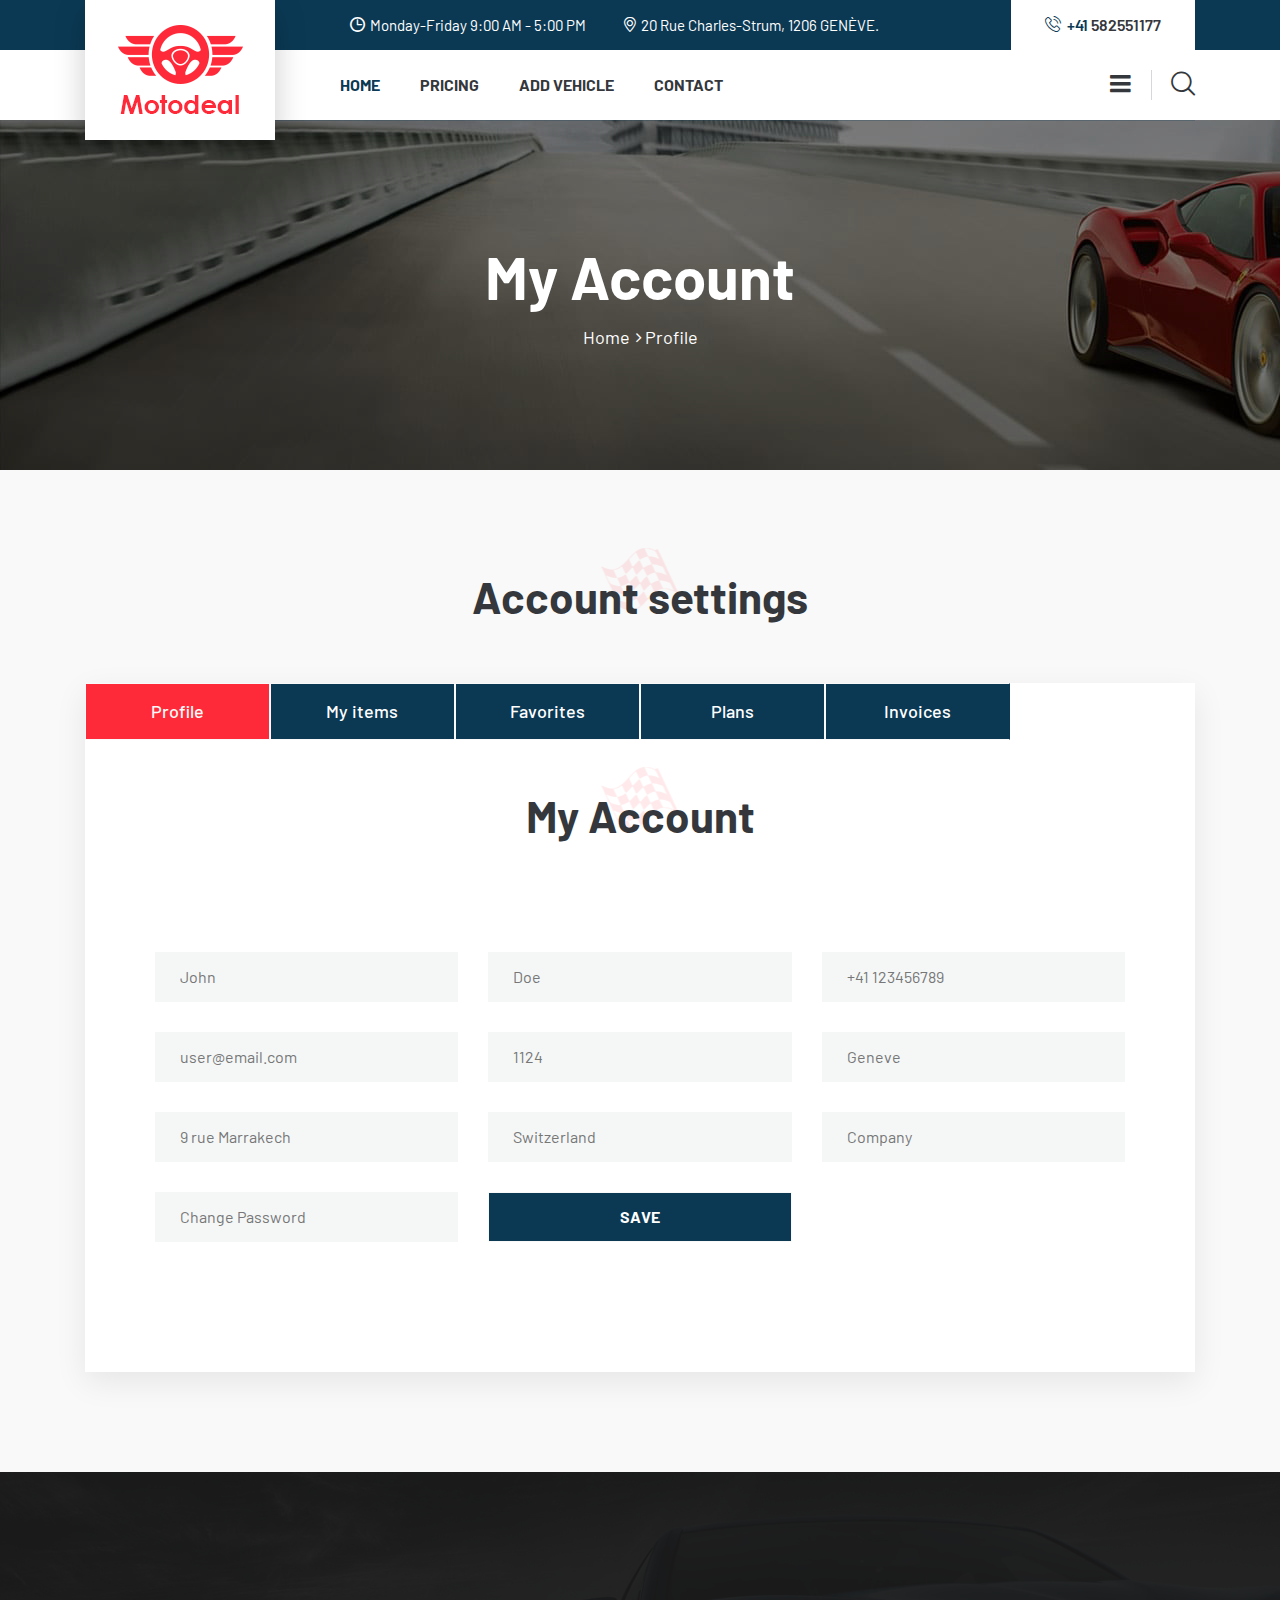
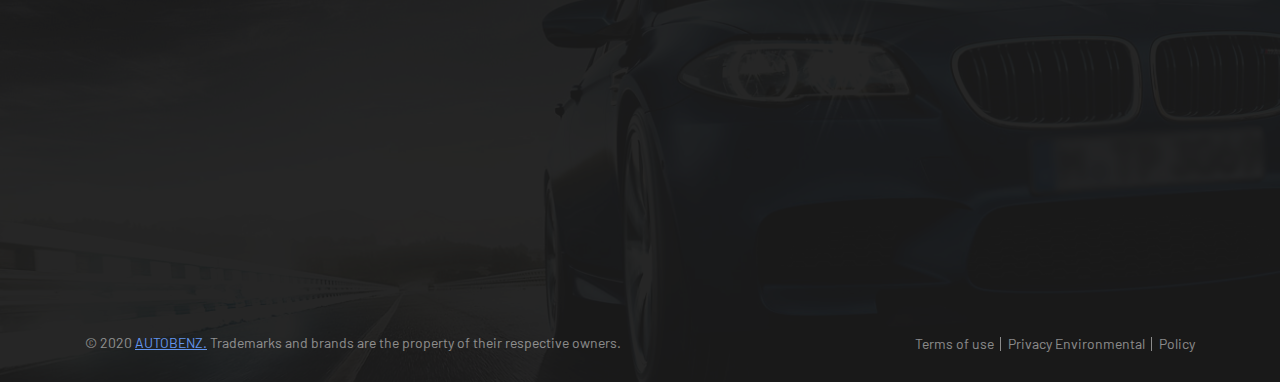
<file: profile.html>
<!doctype html>
<html lang="en">

<head>
	<!-- Required meta tags -->
	<meta charset="utf-8">
	<meta name="viewport" content="width=device-width, initial-scale=1, shrink-to-fit=no">
	<link rel="icon" href="img/favicon-red.png" type="image/png">
	<title>Autobenz</title>
	<!-- Bootstrap CSS -->
	<link rel="stylesheet" href="css/bootstrap.min.css">
	<link rel="stylesheet" href="css/font-awesome.min.css">
	<link rel="stylesheet" href="vendors/icomoon-icon/style.css">
	<!-- Extra Plugin CSS -->
	<link rel="stylesheet" href="vendors/datetimepicker/tempusdominus-bootstrap-4.min.css">
	<link rel="stylesheet" href="vendors/nice-select/css/nice-select.css">
	<link rel="stylesheet" href="vendors/owl-carousel/assets/owl.carousel.min.css">
	<link rel="stylesheet" href="vendors/slick/slick.css">
	<link rel="stylesheet" href="vendors/slick/slick-theme.css">
	<link rel="stylesheet" href="vendors/popup/magnific-popup.css">
	<link rel="stylesheet" href="vendors/animate-css/animate.css">

	<!-- main css -->
	<link rel="stylesheet" href="css/style.css">
	<link rel="stylesheet" href="scss/style.css">
	<link rel="stylesheet" href="css/responsive.css">
</head>

<body data-scroll-animation="true">

	<!-- preloader-start -->
	<div class="preloader">
		<div class="meter">
			<div class="line"></div>
			<div class="line"></div>
			<div class="line"></div>
			<div class="line"></div>
			<div class="line"></div>
			<div class="line"></div>
			<div class="subline"></div>
			<div class="subline"></div>
			<div class="subline"></div>
			<div class="subline"></div>
			<div class="subline"></div>
			<div class="loader-circle-1">
				<div class="loader-circle-2"></div>
			</div>
			<span class="loadtext">Loading</span>
		</div>
	</div>
	<!-- preloader-end -->

	<!--================Header Area =================-->
	<header class="header_area menu_two menu_three">
		<div class="top_menu">
			<div class="container">
				<div class="top_menu_inner d-flex justify-content-between">
					<div class="left">
						<p><i class="icon-clock"></i>Monday-Friday 9:00 AM - 5:00 PM</p>
						<p><i class="icon-map_marker"></i>20 Rue Charles-Strum, 1206 GENÈVE.</p>
					</div>
					<div class="right">
						<a href="tel:+41582551177"><i class="icon-phone1"></i><span>+41</span> 582551177</a>
					</div>
				</div>
			</div>
		</div>
		<div class="main_menu">
			<div class="container">
				<nav class="navbar navbar-expand-lg navbar-light bg-light">
					<a class="navbar-brand" href="index.html"><img src="img/logo-budget.png"
							srcset="img/logo-budget-2x.png 2x" alt="bar"></a>
					<a class="navbar-brand" href="index.html"><img src="img/logo-red.png"
							srcset="img/logo-red-2x.png 2x" alt="bar"></a>
					<button class="navbar-toggler" type="button" data-toggle="collapse"
						data-target="#navbarSupportedContent" aria-controls="navbarSupportedContent"
						aria-expanded="false" aria-label="Toggle navigation">
						<span></span>
					</button>
					<div class="collapse navbar-collapse" id="navbarSupportedContent">
						<ul class="nav navbar-nav menu_nav mr-auto">
							<li class="dropdown mega_menu active">
								<a href="index.html" role="button" aria-haspopup="true" aria-expanded="false">Home</a>
							</li>
							<li class="dropdown submenu">
								<a href="pricing.html" role="button" aria-haspopup="true"
									aria-expanded="false">Pricing</a>
							</li>
							<li class="dropdown submenu">
								<a href="#" role="button" aria-haspopup="true" aria-expanded="false">Add vehicle</a>
							</li>
							<li><a href="contact.html">Contact</a></li>
						</ul>
						<ul class="nav navbar-nav navbar-right">
							<li class="search_icon"><a class="cart cart_bag_btn" href="#"><i class="icon-bars"></i></a>
							</li>
							<li class="search_icon"><a class="search popup-with-zoom-anim" href="#test-search"><i
										class="icon-search1"></i></a></li>

						</ul>
					</div>
				</nav>
			</div>
		</div>
	</header>
	<!--================END Header Area =================-->

	<!--================Breadcrumb Area =================-->
	<section class="breadcrumb_area" style="background: url(img/breadcrumb/breadcrumb-bg-6.jpg)">
		<div class="container">
			<div class="breadcrumb_inner">
				<h3 style=" text-align: center; ">My Account</h3>
				<div class="link">
					<a href="index.html">Home</a>
					<a href="profile.html">Profile</a>
				</div>
			</div>
		</div>
	</section>
	<!--================End Breadcrumb Area =================-->

	<!--================Car Bueget Area =================-->
	<section class="car_budget_area car_budget_red p_100">
		<div class="container">
			<div class="flag_center_title wow animated fadeInUp" data-wow-delay="0.2s">
				<h2><img src="img/icon/flag-2.png" alt="">Account settings</h2>
			</div>
			<div class="car_budget_inner">
				<ul class="nav nav-tabs" id="myTab" role="tablist">
					<li class="nav-item">
						<a class="nav-link active" id="home-tab" data-toggle="tab" href="#home" role="tab"
							aria-controls="home" aria-selected="true">Profile</a>
					</li>
					<li class="nav-item">
						<a class="nav-link" id="profile-tab" data-toggle="tab" href="#profile" role="tab"
							aria-controls="profile" aria-selected="false">My items</a>
					</li>
					<li class="nav-item">
						<a class="nav-link" id="business-tab" data-toggle="tab" href="#business" role="tab"
							aria-controls="business" aria-selected="false">Favorites</a>
					</li>
					<li class="nav-item">
						<a class="nav-link" id="contact-tab" data-toggle="tab" href="#contact" role="tab"
							aria-controls="contact" aria-selected="false">Plans</a>
					</li>

					<li class="nav-item">
						<a class="nav-link" id="minivan-tab" data-toggle="tab" href="#minivan" role="tab"
							aria-controls="minivan" aria-selected="false">Invoices</a>
					</li>
					<!--	<li class="nav-item">
							<a class="nav-link" id="minibus-tab" data-toggle="tab" href="#minibus" role="tab" aria-controls="minibus" aria-selected="false">Minibus</a>
						</li> -->
				</ul>
				<div class="tab-content" id="myTabContent">
					<div class="tab-pane fade show active" id="home" role="tabpanel" aria-labelledby="home-tab">
						<div class="row">
							<div class="col-lg-12">
								<div class="container">
									<div class="flag_center_title wow  fadeInUp animated" data-wow-delay="0.2s"
										style="visibility: visible; animation-delay: 0.2s; animation-name: fadeInUp;">
										<h2><img src="img/icon/flag-2.png" alt="">My Account
										</h2>
									</div>
									<div class="main_contact_inner">
										<form class="row contact_form" action="contact_process.php" method="post"
											id="contactForm" novalidate="novalidate">
											<div class="form-group col-md-4">
												<input type="text" class="form-control" id="fname" name="name"
													placeholder="First Name" value="John">
											</div>
											<div class="form-group col-md-4">
												<input type="text" class="form-control" id="lname" name="name"
													placeholder="Last Name" value="Doe">
											</div>
											<div class="form-group col-md-4">
												<input type="text" class="form-control" id="number" name="number"
													placeholder="Phone" value="+41 123456789">
											</div>
											<div class="form-group col-md-4">
												<input type="email" class="form-control" id="email" name="email"
													placeholder="Email" value="user@email.com">
											</div>
											<div class="form-group col-md-4">
												<input type="text" class="form-control" id="zip" name="number"
													placeholder="Zip code" value="1124">
											</div>
											<div class="form-group col-md-4">
												<input type="text" class="form-control" id="city" name="number"
													placeholder="City" value="Geneve">
											</div>
											<div class="form-group col-md-4">
												<input type="text" class="form-control" id="address" name="number"
													placeholder="Address" value="9 rue Marrakech">
											</div>
											<div class="form-group col-md-4">
												<input type="text" class="form-control" id="country" name="number"
													placeholder="Country" value="Switzerland">
											</div>
											<div class="form-group col-md-4">
												<input type="text" class="form-control" id="company" name="number"
													placeholder="Company">
											</div>
											<div class="form-group col-md-4">
												<input type="password" class="form-control" id="password"
													name="password" placeholder="Change Password">
											</div>
											<div class="form-group col-md-4">
												<button type="submit" value="submit"
													class="btn submit_btn red form-control">Save</button>
											</div>
										</form>
										<div id="success">Your changes has been succesfully saved!</div>
										<div id="error">Opps! There is something wrong. Please try again</div>
									</div>
								</div>
							</div>

						</div>
					</div>
					<div class="tab-pane fade" id="profile" role="tabpanel" aria-labelledby="profile-tab">
						<div class="row">
							<div class="col-lg-12">
								<div class="product_list_inner">
									<div class="media product_list_item wow  fadeInUp animated" data-wow-delay="0.2s"
										style="visibility: visible; animation-delay: 0.2s; animation-name: fadeInUp;">
										<div class="d-flex">
											<a href="product-details.html"><img
													src="img/product/list-product/l-product-1.jpg" alt=""></a>
										</div>
										<div class="media-body">
											<a href="product-details.html">
												<h4>La Ferrari Coupe</h4>
											</a>
											<h6>Price: <span>CHF 106,000</span></h6>
											<div class="pro_type">
												<p>Build year: <b>2015</b></p>
												<p>Body type: <b>Sedan</b></p>
												<p>Color: <b>Black</b></p>
											</div>
											<div class="pro_op">
												<a href="#"><i class="icon-road"></i> 25000 <sup>km</sup></a>
												<a href="#"><i class="icon-gear1"></i> Manual</a>
												<a href="#"><i class="icon-oil"></i>Petrol</a>
												<a href="#"><i class="icon-eye"></i>10 views</a>
											</div>
											<a class="main_btn border" href="#">Edit</a>
										</div>
									</div>
									<div class="media product_list_item wow  fadeInUp animated" data-wow-delay="0.4s"
										style="visibility: visible; animation-delay: 0.4s; animation-name: fadeInUp;">
										<div class="d-flex">
											<a href="product-details.html"><img
													src="img/product/list-product/l-product-2.jpg" alt=""></a>
										</div>
										<div class="media-body">
											<a href="product-details.html">
												<h4>La Ferrari Coupe</h4>
											</a>
											<h6>Price: <span>CHF 156,000</span></h6>
											<div class="pro_type">
												<p>Build year: <b>2015</b></p>
												<p>Body type: <b>Sedan</b></p>
												<p>Color: <b>Black</b></p>
											</div>
											<div class="pro_op">
												<a href="#"><i class="icon-road"></i> 25000 <sup>km</sup></a>
												<a href="#"><i class="icon-gear1"></i> Manual</a>
												<a href="#"><i class="icon-oil"></i>20/24</a>
												<a href="#"><i class="icon-eye"></i>54 views</a>
											</div>
											<a class="main_btn border" href="#">Edit</a>
										</div>
									</div>
								</div>
							</div>
						</div>
					</div>
					<div class="tab-pane fade" id="contact" role="tabpanel" aria-labelledby="contact-tab">
						<div class="row">
							<div class="col-lg-12">
								<div class="taxi_text">
									<h3 style=" text-align: center; ">Current Plan</h3>
									<!-- <p>Lorem ipsum dolor sit amet, consectetur adipisicing elit, sed do them eiusmod ilo tempor incididunt labore et doloriie and  their magna aliqua. Ut enim ad</p> -->
									<div class="prow">
										<div class="col-xl col-lg-4 col-md-12">
											<div class="pricing-1 plan">
												<div class="plan-header">
													<h5>Private Plan</h5>
													<p>Plan short description</p>
													<div class="plan-price"><sup>CHF</sup>80<span>/month</span> </div>
												</div>
												<div class="plan-list">
													<ul>
														<li><i class="fa fa-globe"></i>Unlimited Websites</li>
														<li><i class="fa fa-thumbs-up"></i>Unlimited Storage</li>
														<li><i class="fa fa-signal"></i>Unlimited Bandwidth</li>
														<li><i class="fa fa-user"></i>1000 Email Addresses</li>
														<li><i class="fa fa-star"></i>Free domain with annual plan</li>
														<li><i class="fa fa-rocket"></i>4X Processing Power</li>
														<li><i class="fa fa-server"></i>Premium DNS</li>
													</ul>
													<div class="plan-button text-center">
														<a href="pricing.html" class="btn pricing-btn">Change Plan</a>
													</div>
												</div>
											</div>
										</div>
									</div>
								</div>
							</div>

						</div>
					</div>
					<div class="tab-pane fade" id="business" role="tabpanel" aria-labelledby="business-tab">
						<div class="row">
							<div class="col-lg-12">
								<div class="product_list_inner">
									<div class="media product_list_item wow  fadeInUp animated" data-wow-delay="0.2s"
										style="visibility: visible; animation-delay: 0.2s; animation-name: fadeInUp;">
										<div class="d-flex">
											<a href="product-details.html"><img
													src="img/product/list-product/l-product-1.jpg" alt=""></a>
										</div>
										<div class="media-body">
											<a href="product-details.html">
												<h4>La Ferrari Coupe</h4>
											</a>
											<h6>Price: <span>CHF 156,000</span></h6>
											<div class="pro_type">
												<p>Build year: <b>2015</b></p>
												<p>Body type: <b>Sedan</b></p>
												<p>Color: <b>Black</b></p>
											</div>
											<div class="pro_op">
												<a href="#"><i class="icon-road"></i> 25000 <sup>km</sup></a>
												<a href="#"><i class="icon-gear1"></i> Manual</a>
												<a href="#"><i class="icon-oil"></i>20/24</a>
												<a href="#"><i class="icon-eye"></i>54 views</a>
											</div>
											<a class="main_btn border" href="#">Contact Seller</a>

										</div>
									</div>
									<div class="media product_list_item wow  fadeInUp animated" data-wow-delay="0.4s"
										style="visibility: visible; animation-delay: 0.4s; animation-name: fadeInUp;">
										<div class="d-flex">
											<a href="product-details.html"><img
													src="img/product/list-product/l-product-2.jpg" alt=""></a>
										</div>
										<div class="media-body">
											<a href="product-details.html">
												<h4>La Ferrari Coupe</h4>
											</a>
											<h6>Price: <span>CHF 216,000</span></h6>
											<div class="pro_type">
												<p>Build year: <b>2015</b></p>
												<p>Body type: <b>Sedan</b></p>
												<p>Color: <b>Black</b></p>
											</div>
											<div class="pro_op">
												<a href="#"><i class="icon-road"></i> 25000 <sup>km</sup></a>
												<a href="#"><i class="icon-gear1"></i> Manual</a>
												<a href="#"><i class="icon-oil"></i>20/24</a>
												<a href="#"><i class="icon-eye"></i>54 views</a>
											</div>
											<a class="main_btn border" href="#">Contact Seller</a>
										</div>
									</div>
									<div class="media product_list_item wow animated fadeInUp" data-wow-delay="0.6s"
										style="visibility: hidden; animation-delay: 0.6s; animation-name: none;">
										<div class="d-flex">
											<a href="product-details.html"><img
													src="img/product/list-product/l-product-3.jpg" alt=""></a>
										</div>
										<div class="media-body">
											<a href="product-details.html">
												<h4>La Ferrari Coupe</h4>
											</a>
											<h6>Price: <span>CHF 316,000</span></h6>
											<div class="pro_type">
												<p>Build year: <b>2015</b></p>
												<p>Body type: <b>Sedan</b></p>
												<p>Color: <b>Black</b></p>
											</div>
											<div class="pro_op">
												<a href="#"><i class="icon-road"></i> 25000 <sup>km</sup></a>
												<a href="#"><i class="icon-gear1"></i> Manual</a>
												<a href="#"><i class="icon-oil"></i>20/24</a>
												<a href="#"><i class="icon-eye"></i>54 views</a>
											</div>
											<a class="main_btn border" href="#">Contact Seller</a>
										</div>
									</div>
									<div class="media product_list_item wow animated fadeInUp" data-wow-delay="0.1s"
										style="visibility: hidden; animation-delay: 0.8s; animation-name: none;">
										<div class="d-flex">
											<a href="product-details.html"><img
													src="img/product/list-product/l-product-4.jpg" alt=""></a>
										</div>
										<div class="media-body">
											<a href="product-details.html">
												<h4>La Ferrari Coupe</h4>
											</a>
											<h6>Price: <span>CHF 16,000</span></h6>
											<div class="pro_type">
												<p>Build year: <b>2015</b></p>
												<p>Body type: <b>Sedan</b></p>
												<p>Color: <b>Black</b></p>
											</div>
											<div class="pro_op">
												<a href="#"><i class="icon-road"></i> 25000 <sup>km</sup></a>
												<a href="#"><i class="icon-gear1"></i> Manual</a>
												<a href="#"><i class="icon-oil"></i>20/24</a>
												<a href="#"><i class="icon-eye"></i>54 views</a>
											</div>
											<a class="main_btn border" href="#">Contact Seller</a>
										</div>
									</div>
									<div class="media product_list_item wow animated fadeInUp" data-wow-delay="1s"
										style="visibility: hidden; animation-delay: 1s; animation-name: none;">
										<div class="d-flex">
											<a href="product-details.html"><img
													src="img/product/list-product/l-product-5.jpg" alt=""></a>
										</div>
										<div class="media-body">
											<a href="product-details.html">
												<h4>La Ferrari Coupe</h4>
											</a>
											<h6>Price: <span>CHF 16,000</span></h6>
											<div class="pro_type">
												<p>Build year: <b>2015</b></p>
												<p>Body type: <b>Sedan</b></p>
												<p>Color: <b>Black</b></p>
											</div>
											<div class="pro_op">
												<a href="#"><i class="icon-road"></i> 25000 <sup>km</sup></a>
												<a href="#"><i class="icon-gear1"></i> Manual</a>
												<a href="#"><i class="icon-oil"></i>20/24</a>
												<a href="#"><i class="icon-eye"></i>54 views</a>
											</div>
											<a class="main_btn border" href="#">Contact Seller</a>
										</div>
									</div>
								</div>
							</div>
						</div>
					</div>
					<div class="tab-pane fade" id="minivan" role="tabpanel" aria-labelledby="minivan-tab">
						<div class="row">
							<div class="col-lg-12">
								<div class="taxi_text">
									<h3 style=" text-align: center; ">Invoices</h3>
									<p>Here you can view / download your Invoices and pay your Orders.</p>

									<div class="table-responsive plantable_continer hidden-sm hidden-xs">
										<table class="table table-striped table-hover plantable"
											style="overflow-x: overlay;/*padding-bottom: 15px;*/">
											<thead>
												<tr>
													<th>Order ID</th>
													<th>Plan</th>
													<th>Plan validity</th>
													<th>Price</th>
													<th>Status</th>
													<th>Order date</th>
													<th>Action</th>
												</tr>
											</thead>
											<tbody>
												<tr>
													<td>
														#14542CH </td>
													<td style="text-transform: capitalize;">private</td>
													<td>365 days</td>
													<td>CHF 129</td>
													<td>
														<span class="label label-success">current</span><br>

														<span class="text-danger">Not payed</span>
													</td>

													<td>
														30/03/2022 </td>
													<td class="text-center">
														<a href="checkout.html"
															data-targetclass="pricing"
															class="ajaxLink btn btn-info btn-block"
															style="float:left;padding: 2px 6px;font-size: 12px;">Pay
															now</a>

													</td>
												</tr>
											</tbody>
										</table>
									</div>
								</div>
							</div>
						</div>
					</div>
					<div class="tab-pane fade" id="minibus" role="tabpanel" aria-labelledby="minibus-tab">
						<div class="row">
							<div class="col-lg-12">
								<div class="taxi_text">
									<h3 style=" text-align: center; ">Economy Class</h3>
									<p>Lorem ipsum dolor sit amet, consectetur adipisicing elit, sed do them eiusmod ilo
										tempor incididunt labore et doloriie and their magna aliqua. Ut enim ad</p>
									<ul class="nav">
										<li><a href="#">Working with over 900 companies in 160 countries</a></li>
										<li><a href="#">Nullam accumsan scelerisque rutrum. Quisque vulputate</a></li>
									</ul>
									<div class="car_details">
										<a href="#"><i class="icon-luggage"></i>2 Bags</a>
										<a href="#"><i class="icon-seat"></i>4 Seats</a>
										<a href="#"><i class="icon-ac"></i>AC</a>
									</div>
								</div>
							</div>
							<!-- <div class="col-lg-12">
								<div class="price_content">
									<div class="price_km wow animated fadeInUp" data-wow-delay="0.4s">
										<h6>/km</h6>
										<h5><span>$</span>0.50</h5>
									</div>
									<img class="img-fluid animated fadeInLeft" data-wow-delay="0.2s"
										src="img/taxi-price.png" alt="">
								</div>
							</div> -->
						</div>
					</div>
				</div>
			</div>
		</div>
	</section>
	<!--================End Car Bueget Area =================-->


	<!--================Footer Area =================-->
	<footer class="footer_area red_footer_area ab_footer">
		<div class="footer_widgets">
			<div class="container">
				<div class="row f_widgets_inner">
					<div class="col-lg-3 col-sm-6 wow animated fadeInUp" data-wow-delay="0.2s">
						<aside class="f_widget about_widget">
							<a class="f_logo" href="index.html"><img src="img/repair-logo.png"
									srcset="img/repair-logo-2x.png 2x" alt="bar"></a>
							<p><i class="icon-map_marker_2" aria-hidden="true"></i>20 Rue Charles-Strum, <br>
								1206 GENÈVE.</p>
							<a href="mailto:support@autobenz.com"><i class="icon-envelop_2" aria-hidden="true"></i>
								support@autobenz.com</a>
							<!-- <a href="tel:0951856558"><i class="icon-phone_2" aria-hidden="true"></i> 095 582551177 (Toll Free)</a> -->
						</aside>
					</div>
					<div class="col-lg-2 col-sm-6 wow animated fadeInUp" data-wow-delay="0.6s">
						<aside class="f_widget link_widget">
							<div class="f_title">
								<h3>Quick Links</h3>
							</div>
							<ul class="nav flex-column">
								<li><a href="index.html">Home</a></li>
								<li><a href="pricing.html">Pricing</a></li>
								<li><a href="contact.html">Add vehicle</a></li>
								<li><a href="contact.html">Contact us</a></li>

							</ul>
						</aside>
					</div>
					<div class="col-lg-3 col-sm-6 wow animated fadeInUp" data-wow-delay="0.6s">
						<aside class="f_widget link_widget">
							<div class="f_title">
								<h3>Download the app</h3>
							</div>
							<ul class="nav flex-column">
								<!-- App Store button -->
								<a href="index.html" target="_blank" class="market-btn apple-btn" role="button">
									<span class="market-button-subtitle">Download on the</span>
									<span class="market-button-title">App Store</span>
								</a>

								<!-- Google Play button -->
								<a href="index.html" target="_blank" class="market-btn google-btn" role="button">
									<span class="market-button-subtitle">Download on the</span>
									<span class="market-button-title">Google Play</span>
								</a>
							</ul>
						</aside>
					</div>
					<div class="col-lg-4 col-sm-6 wow animated fadeInUp" data-wow-delay="0.8s">
						<aside class="f_widget subscribe_widget">
							<div class="f_title">
								<h3>SUBSCRIBE</h3>
								<p style=" color: azure; padding-top: 28px; ">Subscribe now and get the latest deals on
									sales, new releases and much more …</p>
							</div>
							<div class="input-group">
								<input type="text" class="form-control" placeholder="Your email">
								<div class="input-group-append">
									<button class="btn btn-outline-secondary red" type="button" id="button-addon2"><i
											class="icon-arrow_3"></i></button>
								</div>
							</div>
							<!-- <ul class="nav">
       								<li><a href="#"><i class="fa fa-facebook"></i></a></li>
       								<li><a href="#"><i class="fa fa-youtube"></i></a></li>
       								<li><a href="#"><i class="fa fa-twitter"></i></a></li>
       								<li><a href="#"><i class="fa fa-google-plus"></i></a></li>
       							</ul> -->
						</aside>
					</div>
				</div>
			</div>
		</div>
		<div class="footer_card wow animated fadeIn" data-wow-delay="0.4s">
			<div class="container">
				<div class="f_card_inner d-flex justify-content-between">
					<div class="left">
						<p>Lorem ipsum dolor sit amet, consectetur adipisicing elit sed them eiusmod tempor<br />
							incididunt labore et dolorie magna aliqua.</p>
					</div>
					<div class="right">
						<ul class="nav">
							<li><a href="#"><img src="img/icon/card-1.png" alt=""></a></li>
							<li><a href="#"><img src="img/icon/card-2.png" alt=""></a></li>
							<li><a href="#"><img src="img/icon/card-3.png" alt=""></a></li>
							<li><a href="#"><img src="img/icon/card-4.png" alt=""></a></li>
						</ul>
					</div>
				</div>
			</div>
		</div>
		<div class="footer_copyright">
			<div class="container">
				<div class="copyright_inner d-flex justify-content-between">
					<div class="left">
						<p>© 2020 <a href="index.html" style=" color: cornflowerblue; ">AUTOBENZ.</a> Trademarks and
							brands are the property of their respective owners.</p>
					</div>
					<div class="right">
						<ul class="nav">
							<li><a href="#">Terms of use</a></li>
							<li><a href="#">Privacy Environmental</a></li>
							<li><a href="#">Policy</a></li>
						</ul>
					</div>
				</div>
			</div>
		</div>
	</footer>
	<!--================End Footer Area =================-->

	<!--================Cart Sidebar Area =================-->
	<div class="cart_sidebar orange">
		<div class="cart_sidebar_inner">
			<div class="sidebar_top">
				<div class="top_bar d-flex justify-content-between">
					<h3>Terms of use</h3>
					<div class="cart_close_btn">
						<p>Close <i class="ti-minus"></i></p>
					</div>
				</div>
				<div class="cart_side_list">
					<ul class="mini-dropdown-menu text-left">
						<li class="li-items">1. After 365 days (1 year) of your registration.</li>
						<li class="li-items">2. We only process requests sent by e-mail from the site or at
							compta@foxnfox.ch the recommended letters are not mandatory.</li>
						<li>3. After expiry of the contract (365 days) you have a period of 21 days to claim your
							possible right to the refund, to pass this delay your request is not admissible.</li>
						<li>4. In case of need fox n fox has the right to require a recent proof or proof of ownership
							(copy of the registration card or vehicle circulation permit).</li>
						<li>5. The user or customer must change the price of his vehicle at least twice a year, or once
							every 6 months.</li>
					</ul>
				</div>
			</div>
		</div>
	</div>
	<!--================End Cart Sidebar Area =================-->

	<!--================Search Box Area =================-->
	<div class="search_area zoom-anim-dialog mfp-hide" id="test-search">
		<div class="search_box_inner">
			<h3>Search</h3>
			<div class="input-group">
				<input type="text" class="form-control" placeholder="Enter search keywords">
				<span class="input-group-btn">
					<button class="btn btn-default" type="button"><i class="icon icon-Search"></i></button>
				</span>
			</div>
		</div>
	</div>
	<!--================End Search Box Area =================-->




	<!-- Optional JavaScript -->
	<!-- jQuery first, then Popper.js, then Bootstrap JS -->
	<script src="js/jquery-3.4.1.min.js"></script>
	<script src="js/popper.min.js"></script>
	<script src="js/bootstrap.min.js"></script>

	<!-- Extra Plugin js -->
	<script src="vendors/datetimepicker/moment.js"></script>
	<script src="vendors/datetimepicker/tempusdominus-bootstrap-4.min.js"></script>
	<script src="vendors/nice-select/js/jquery.nice-select.min.js"></script>
	<script src="vendors/owl-carousel/owl.carousel.min.js"></script>
	<script src="vendors/isotope/imagesloaded.pkgd.min.js"></script>
	<script src="vendors/isotope/isotope.pkgd.min.js"></script>
	<script src="vendors/slick/slick.js"></script>
	<script src="vendors/counter-up/jquery.waypoints.min.js"></script>
	<script src="vendors/counter-up/jquery.counterup.min.js"></script>
	<script src="vendors/nice-scroll/jquery.nicescroll.min.js"></script>
	<script src="vendors/popup/jquery.magnific-popup.min.js"></script>
	<script src="vendors/animate-css/wow.min.js"></script>


	<script src="js/theme-dist.js"></script>
</body>

</html>
</file>
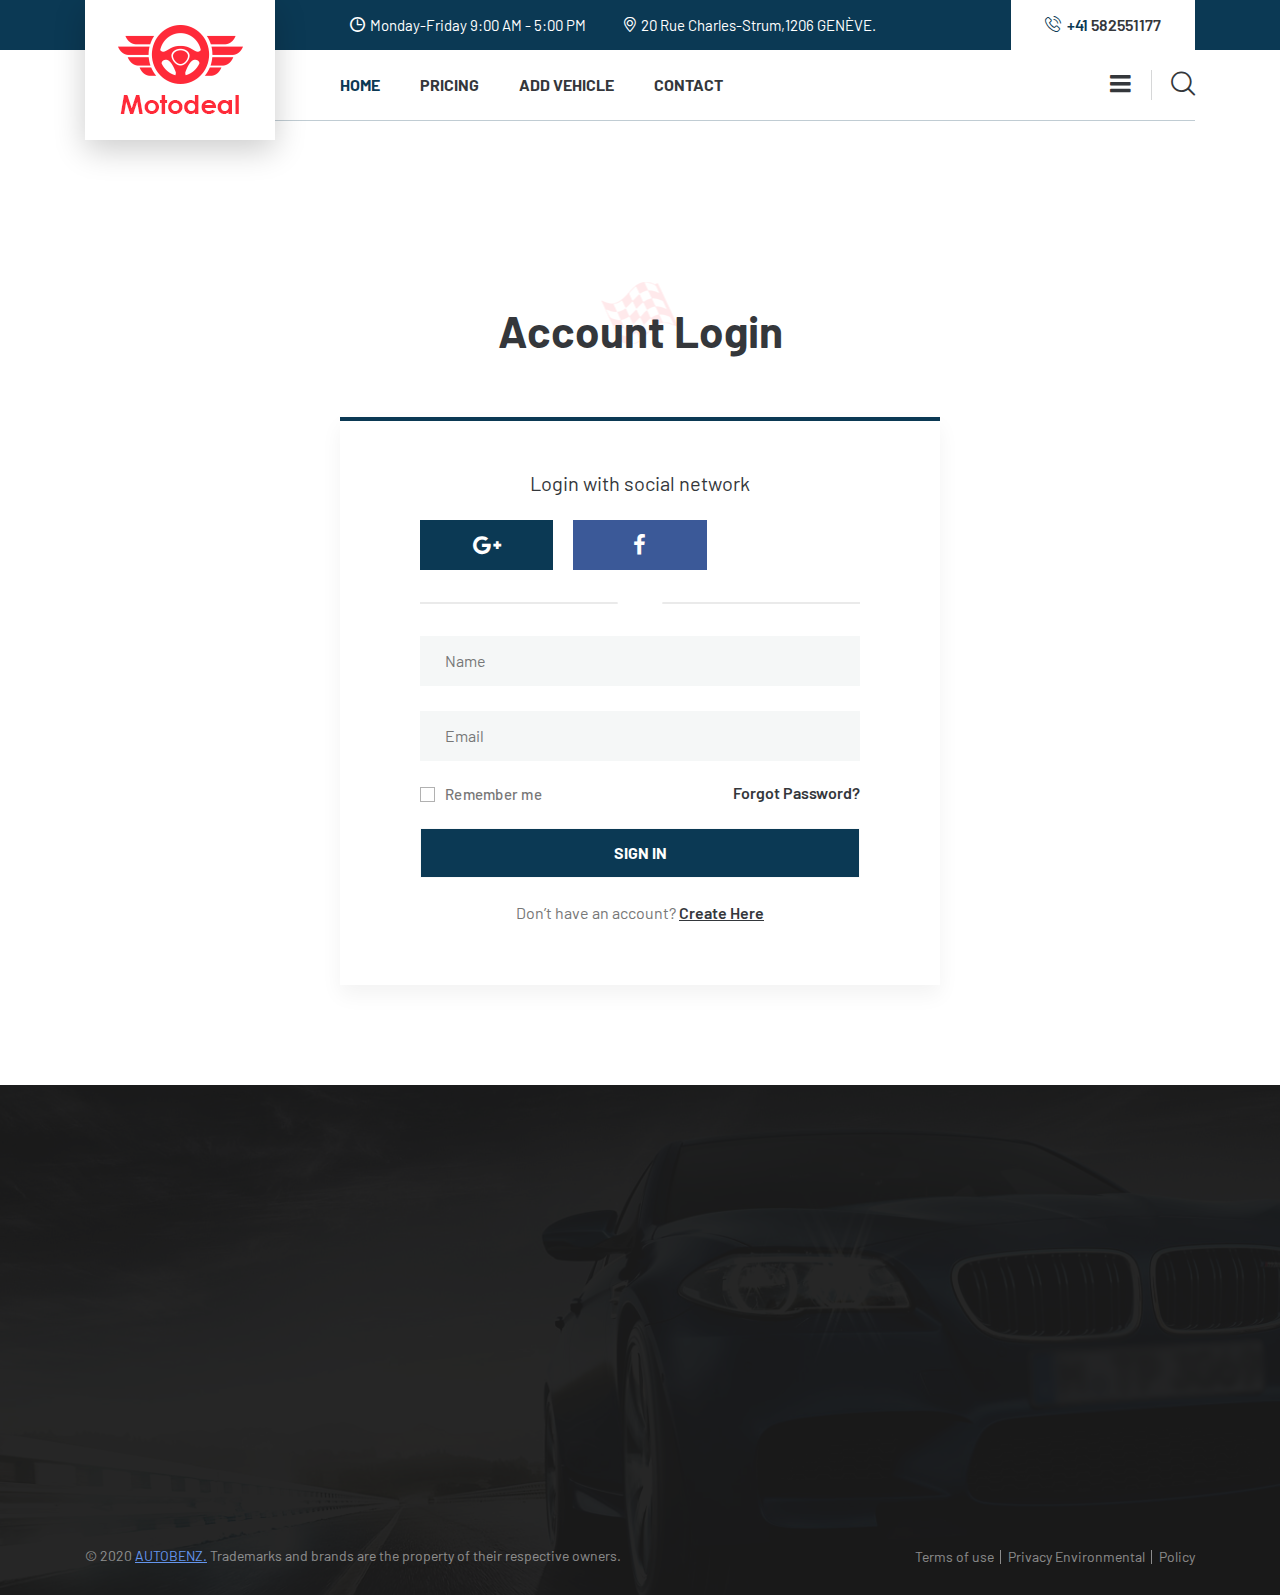
<file: sing-in.html>
<!doctype html>
<html lang="en">
    <head>
        <!-- Required meta tags -->
        <meta charset="utf-8">
        <meta name="viewport" content="width=device-width, initial-scale=1, shrink-to-fit=no">
        <link rel="icon" href="img/favicon-red.png" type="image/png">
        <title>Autobenz</title>
        <!-- Bootstrap CSS -->
        <link rel="stylesheet" href="css/bootstrap.min.css">
        <link rel="stylesheet" href="css/font-awesome.min.css">
        <link rel="stylesheet" href="vendors/icomoon-icon/style.css">
        <link rel="stylesheet" href="vendors/themify-icon/themify-icons.css">
        <link rel="stylesheet" href="vendors/linericon/style.css">
        <!-- Extra Plugin CSS -->
        <link rel="stylesheet" href="vendors/datetimepicker/tempusdominus-bootstrap-4.min.css">
        <link rel="stylesheet" href="vendors/nice-select/css/nice-select.css">
        <link rel="stylesheet" href="vendors/owl-carousel/assets/owl.carousel.min.css">
        <link rel="stylesheet" href="vendors/slick/slick.css">
        <link rel="stylesheet" href="vendors/slick/slick-theme.css">
        <link rel="stylesheet" href="vendors/jquery-ui/jquery-ui.css">
        <link rel="stylesheet" href="vendors/nice-scroll/jquery.mCustomScrollbar.css">
        <link rel="stylesheet" href="vendors/popup/magnific-popup.css">
        <link rel="stylesheet" href="vendors/animate-css/animate.css">
        
        <!-- main css -->
        <link rel="stylesheet" href="css/style.css">
		<link rel="stylesheet" href="scss/style.css">
        <link rel="stylesheet" href="css/responsive.css">
    </head>
    <body data-scroll-animation="true">
        
   		<!-- preloader-start -->
		<div class="preloader">
			<div class="meter">
				<div class="line"></div>
				<div class="line"></div>
				<div class="line"></div>
				<div class="line"></div>
				<div class="line"></div>
				<div class="line"></div>
				<div class="subline"></div>
				<div class="subline"></div>
				<div class="subline"></div>
				<div class="subline"></div>
				<div class="subline"></div>
				<div class="loader-circle-1">
					<div class="loader-circle-2"></div>
				</div>
				<span class="loadtext">Loading</span>
			</div>
		</div>
		<!-- preloader-end -->
       
        <!--================Header Area =================-->
        <header class="header_area menu_two menu_three">
        	<div class="top_menu">
        		<div class="container">
        			<div class="top_menu_inner d-flex justify-content-between">
        				<div class="left">
        					<p><i class="icon-clock"></i>Monday-Friday 9:00 AM - 5:00 PM</p>
        					<p><i class="icon-map_marker"></i>20 Rue Charles-Strum,1206 GENÈVE.</p>
        				</div>
        				<div class="right">
        					<a href="tel:+41582551177"><i class="icon-phone1"></i><span>+41</span> 582551177</a>
        				</div>
        			</div>
        		</div>
        	</div>
        	<div class="main_menu">
				<div class="container">
					<nav class="navbar navbar-expand-lg navbar-light bg-light">
						<a class="navbar-brand" href="index.html"><img src="img/logo-budget.png" srcset="img/logo-budget-2x.png 2x" alt="bar"></a>
						<a class="navbar-brand" href="index.html"><img src="img/logo-red.png" srcset="img/logo-red-2x.png 2x" alt="bar"></a>
						<button class="navbar-toggler" type="button" data-toggle="collapse" data-target="#navbarSupportedContent" aria-controls="navbarSupportedContent" aria-expanded="false" aria-label="Toggle navigation">
							<span></span>
						</button>
						<div class="collapse navbar-collapse" id="navbarSupportedContent">
							<ul class="nav navbar-nav menu_nav mr-auto">
								<li class="dropdown mega_menu active">
									<a class="dropdown-toggle" data-toggle="dropdown" href="index.html" role="button" aria-haspopup="true" aria-expanded="false">Home</a>
								</li>
								<li class="dropdown submenu">
									<a class="dropdown-toggle" data-toggle="dropdown" href="pricing.html" role="button" aria-haspopup="true" aria-expanded="false">Pricing</a>
								</li>
								<li class="dropdown submenu">
									<a class="dropdown-toggle" data-toggle="dropdown" href="contact.html" role="button" aria-haspopup="true" aria-expanded="false">Add vehicle</a>
								</li>
								<li><a href="contact.html">Contact</a></li>
							</ul>
							<ul class="nav navbar-nav navbar-right">
								<li class="search_icon"><a class="cart cart_bag_btn" href="#"><i class="icon-bars"></i></a></li>
								<li class="search_icon"><a class="search popup-with-zoom-anim" href="#test-search"><i class="icon-search1"></i></a></li>
								
							</ul>
						</div>
					</nav>
				</div>
			</div>
        </header>
        <!--================End Footer Area =================-->
        
        <!--================Breadcrumb Area =================-->
        <section class="breadcrumb_area" style="padding: 0%;background: url(img/breadcrumb/breadcrumb-bg-4.jpg);top: -2000px;">
        	<div class="container">
        		<div class="breadcrumb_inner">
        			<h3>Account Login</h3>
        			<!-- <div class="link">
        				<a href="index.html">Home</a>
        				<a href="#">Login</a>
        			</div> -->
        		</div>
        	</div>
        </section>
        <!--================End Breadcrumb Area =================-->
        
        <!--================Create Account Area =================-->
        <section class="create_account_area p_100">
        	<div class="container">
        		<div class="flag_center_title wow animated fadeInUp" data-wow-delay="0.2s">
        			<h2><img src="img/icon/flag-2.png" alt="">Account Login</h2>
        		</div>
        		<div class="create_account_box">
        			<h6>Login with social network</h6>
        			<div class="social_singup">
        				<a href="#"><i class="fa fa-google-plus"></i></a>
        				<a href="#"><i class="fa fa-facebook"></i></a>
        				
        			</div>
        			<div class="or">
        				<p></p>
        			</div>
        			<form class="row contact_form" action="contact_process.php" method="post" id="contactForm" novalidate="novalidate">
						<div class="form-group col-md-12">
							<input type="text" class="form-control" id="name" name="name" placeholder="Name">
						</div>
						<div class="form-group col-md-12">
							<input type="email" class="form-control" id="email" name="email" placeholder="Email">
							<div class="creat_account">
								<input type="checkbox" id="p-option-1" name="selector">
								<label for="p-option-1">Remember me</label>
								<div class="check"></div>
							</div>
							<a class="forgot" href="#">Forgot Password?</a>
						</div>
						<div class="form-group col-md-12">
							<button type="submit" value="submit" formaction="index.html" class="btn submit_btn red form-control">Sign in</button>
							<h5>Don’t have an account? <a href="sing-up.html">Create Here</a></h5>
						</div>
					</form>
        		</div>
        	</div>
        </section>
        <!--================End Create Account Area =================-->
        
          <!--================Footer Area =================-->
		  <footer class="footer_area red_footer_area ab_footer">
        	<div class="footer_widgets">
        		<div class="container">
        			<div class="row f_widgets_inner">
        				<div class="col-lg-3 col-sm-6 wow animated fadeInUp" data-wow-delay="0.2s">
        					<aside class="f_widget about_widget">
        						<a class="f_logo" href="index.html"><img src="img/repair-logo.png" srcset="img/repair-logo-2x.png 2x" alt="bar"></a>
        						<p><i class="icon-map_marker_2" aria-hidden="true"></i>20 Rue Charles-Strum, <br>
									1206 GENÈVE.</p>
        						<a href="mailto:support@autobenz.com"><i class="icon-envelop_2" aria-hidden="true"></i> support@autobenz.com</a>
        						<!-- <a href="tel:0951856558"><i class="icon-phone_2" aria-hidden="true"></i> 095 582551177 (Toll Free)</a> -->
        					</aside>
        				</div>
						<div class="col-lg-2 col-sm-6 wow animated fadeInUp" data-wow-delay="0.6s">
        					<aside class="f_widget link_widget">
        						<div class="f_title">
        							<h3>Quick Links</h3>
        						</div>
        						<ul class="nav flex-column">
        							<li><a href="index.html">Home</a></li>
        							<li><a href="pricing.html">Pricing</a></li>
        							<li><a href="contact.html">Add vehicle</a></li>
        							<li><a href="contact.html">Contact us</a></li>
        						
        						</ul>
        					</aside>
        				</div>
        				<div class="col-lg-3 col-sm-6 wow animated fadeInUp" data-wow-delay="0.6s">
        					<aside class="f_widget link_widget">
        						<div class="f_title">
        							<h3>Download the app</h3>
        						</div>
        						<ul class="nav flex-column">
        							<!-- App Store button -->
									<a href="index.html" target="_blank" class="market-btn apple-btn" role="button">
										<span class="market-button-subtitle">Download on the</span>
										<span class="market-button-title">App Store</span>
									</a>
									
									<!-- Google Play button -->
									<a href="index.html" target="_blank" class="market-btn google-btn" role="button">
										<span class="market-button-subtitle">Download on the</span>
										<span class="market-button-title">Google Play</span>
									</a>
        						</ul>
        					</aside>
        				</div>
        				<div class="col-lg-4 col-sm-6 wow animated fadeInUp" data-wow-delay="0.8s">
        					<aside class="f_widget subscribe_widget">
        						<div class="f_title">
        							<h3>SUBSCRIBE</h3>
									<p style=" color: azure; padding-top: 28px; ">Subscribe now and get the latest deals on sales, new releases and much more …</p>
        						</div>
								<div class="input-group">
									<input type="text" class="form-control" placeholder="Your email">
									<div class="input-group-append">
										<button class="btn btn-outline-secondary red" type="button" id="button-addon2"><i class="icon-arrow_3"></i></button>
									</div>
								</div>
       							<!-- <ul class="nav">
       								<li><a href="#"><i class="fa fa-facebook"></i></a></li>
       								<li><a href="#"><i class="fa fa-youtube"></i></a></li>
       								<li><a href="#"><i class="fa fa-twitter"></i></a></li>
       								<li><a href="#"><i class="fa fa-google-plus"></i></a></li>
       							</ul> -->
        					</aside>
        				</div>
        			</div>
        		</div>
        	</div>
        	<div class="footer_card wow animated fadeIn" data-wow-delay="0.4s">
        		<div class="container">
        			<div class="f_card_inner d-flex justify-content-between">
        				<div class="left">
        					<p>Lorem ipsum dolor sit amet, consectetur adipisicing elit sed them eiusmod tempor<br /> incididunt labore et dolorie magna aliqua.</p>
        				</div>
        				<div class="right">
        					<ul class="nav">
        						<li><a href="#"><img src="img/icon/card-1.png" alt=""></a></li>
        						<li><a href="#"><img src="img/icon/card-2.png" alt=""></a></li>
        						<li><a href="#"><img src="img/icon/card-3.png" alt=""></a></li>
        						<li><a href="#"><img src="img/icon/card-4.png" alt=""></a></li>
        					</ul>
        				</div>
        			</div>
        		</div>
        	</div>
        	<div class="footer_copyright">
        		<div class="container">
        			<div class="copyright_inner d-flex justify-content-between">
        				<div class="left">
        					<p>© 2020 <a href="index.html" style=" color: cornflowerblue; ">AUTOBENZ.</a> Trademarks and brands are the property of their respective owners.</p>
        				</div>
        				<div class="right">
        					<ul class="nav">
        						<li><a href="#">Terms of use</a></li>
        						<li><a href="#">Privacy Environmental</a></li>
        						<li><a href="#">Policy</a></li>
        					</ul>
        				</div>
        			</div>
        		</div>
        	</div>
        </footer>
        <!--================End Footer Area =================-->
        
        
       <!--================Cart Sidebar Area =================-->
	   <div class="cart_sidebar orange">
		<div class="cart_sidebar_inner">
			<div class="sidebar_top">
				<div class="top_bar d-flex justify-content-between">
					<h3>Terms of use</h3>
					<div class="cart_close_btn">
						<p>Close <i class="ti-minus"></i></p>
					</div>
				</div>
				<div class="cart_side_list">
					<ul class="mini-dropdown-menu text-left" >
						<li class="li-items">1. After 365 days (1 year) of your registration.</li>
						<li class="li-items">2. We only process requests sent by e-mail from the site or at compta@foxnfox.ch the recommended letters are not mandatory.</li>
						<li>3. After expiry of the contract (365 days) you have a period of 21 days to claim your possible right to the refund, to pass this delay your request is not admissible.</li>
						<li>4. In case of need fox n fox has the right to require a recent proof or proof of ownership (copy of the registration card or vehicle circulation permit).</li>
						<li>5. The user or customer must change the price of his vehicle at least twice a year, or once every 6 months.</li>
					</ul>
				</div>
			</div>
		</div>
	</div>
	<!--================End Cart Sidebar Area =================-->
        
        <!--================Search Box Area =================-->
        <div class="search_area zoom-anim-dialog mfp-hide" id="test-search">
            <div class="search_box_inner">
                <h3>Search</h3>
                <div class="input-group">
                    <input type="text" class="form-control" placeholder="Enter search keywords">
                    <span class="input-group-btn">
                        <button class="btn btn-default" type="button"><i class="icon icon-Search"></i></button>
                    </span>
                </div>
            </div>
        </div>
        <!--================End Search Box Area =================-->
        
        
        
        
        <!-- Optional JavaScript -->
        <!-- jQuery first, then Popper.js, then Bootstrap JS -->
        <script src="js/jquery-3.4.1.min.js"></script>
        <script src="js/popper.min.js"></script>
        <script src="js/bootstrap.min.js"></script>
       
        <!-- Extra Plugin js -->
        <script src="vendors/datetimepicker/moment.js"></script>
        <script src="vendors/datetimepicker/tempusdominus-bootstrap-4.min.js"></script>
        <script src="vendors/nice-select/js/jquery.nice-select.min.js"></script>
        <script src="vendors/owl-carousel/owl.carousel.min.js"></script>
        <script src="vendors/isotope/imagesloaded.pkgd.min.js"></script>
        <script src="vendors/isotope/isotope.pkgd.min.js"></script>
        <script src="vendors/slick/slick.js"></script>
        <script src="vendors/counter-up/jquery.waypoints.min.js"></script>
        <script src="vendors/counter-up/jquery.counterup.min.js"></script>
        <script src="vendors/nice-scroll/jquery.nicescroll.min.js"></script>
        <script src="vendors/jquery-ui/jquery-ui.js"></script>
        <script src="vendors/nice-scroll/jquery.nicescroll.min.js"></script>
        <script src="vendors/nice-scroll/jquery.mCustomScrollbar.concat.min.js"></script>
        <script src="vendors/popup/jquery.magnific-popup.min.js"></script>
        <script src="vendors/animate-css/wow.min.js"></script>
        
        
        <script src="js/theme-dist.js"></script>
    </body>
</html>
</file>
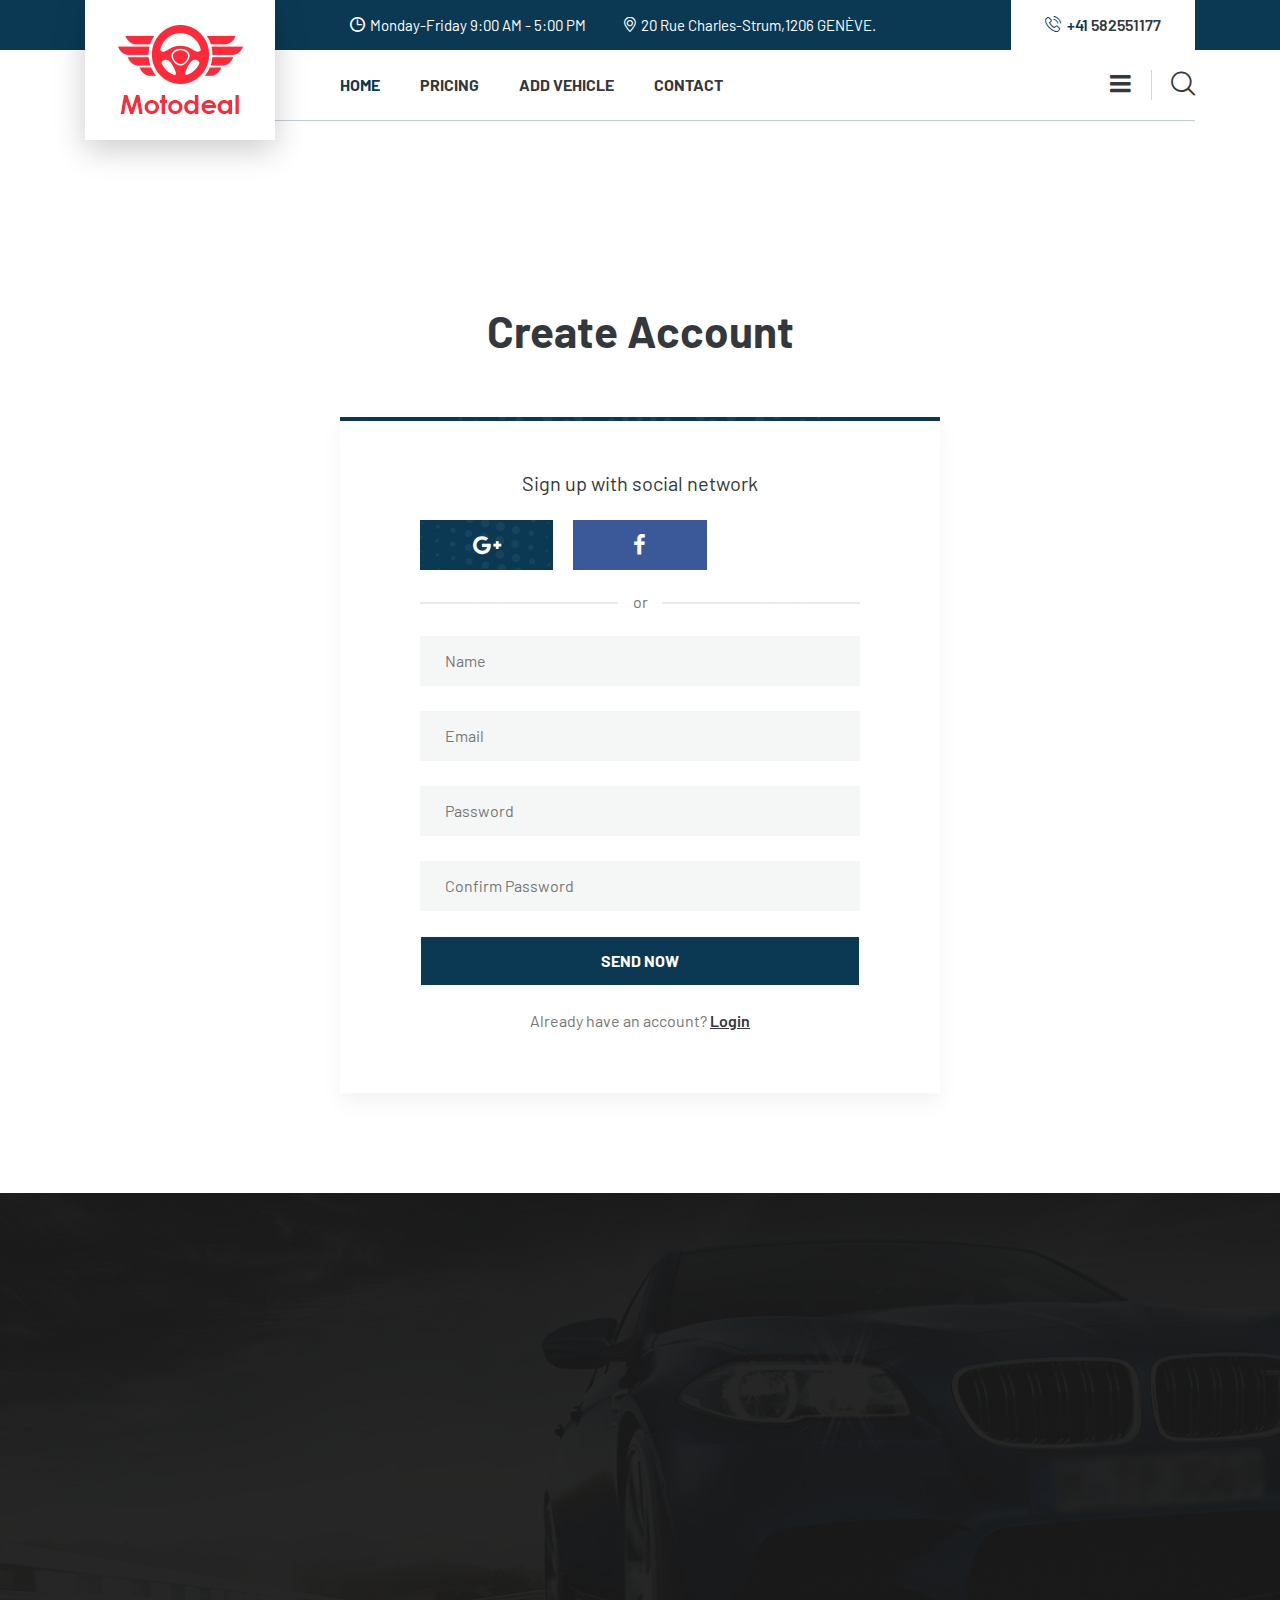
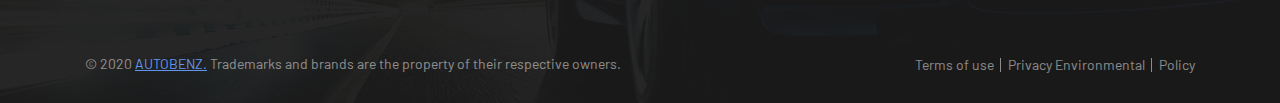
<file: sing-up.html>
<!doctype html>
<html lang="en">
    <head>
        <!-- Required meta tags -->
        <meta charset="utf-8">
        <meta name="viewport" content="width=device-width, initial-scale=1, shrink-to-fit=no">
        <link rel="icon" href="img/favicon-red.png" type="image/png">
        <title>Autobenz</title>
        <!-- Bootstrap CSS -->
        <link rel="stylesheet" href="css/bootstrap.min.css">
        <link rel="stylesheet" href="css/font-awesome.min.css">
        <link rel="stylesheet" href="vendors/icomoon-icon/style.css">
        <link rel="stylesheet" href="vendors/themify-icon/themify-icons.css">
        <link rel="stylesheet" href="vendors/linericon/style.css">
        <!-- Extra Plugin CSS -->
        <link rel="stylesheet" href="vendors/datetimepicker/tempusdominus-bootstrap-4.min.css">
        <link rel="stylesheet" href="vendors/nice-select/css/nice-select.css">
        <link rel="stylesheet" href="vendors/owl-carousel/assets/owl.carousel.min.css">
        <link rel="stylesheet" href="vendors/slick/slick.css">
        <link rel="stylesheet" href="vendors/slick/slick-theme.css">
        <link rel="stylesheet" href="vendors/jquery-ui/jquery-ui.css">
        <link rel="stylesheet" href="vendors/nice-scroll/jquery.mCustomScrollbar.css">
        <link rel="stylesheet" href="vendors/popup/magnific-popup.css">
        <link rel="stylesheet" href="vendors/animate-css/animate.css">
        
        <!-- main css -->
        <link rel="stylesheet" href="css/style.css">
		<link rel="stylesheet" href="scss/style.css">
        <link rel="stylesheet" href="css/responsive.css">
    </head>
    <body data-scroll-animation="true">
        
     		<!-- preloader-start -->
		<div class="preloader">
			<div class="meter">
				<div class="line"></div>
				<div class="line"></div>
				<div class="line"></div>
				<div class="line"></div>
				<div class="line"></div>
				<div class="line"></div>
				<div class="subline"></div>
				<div class="subline"></div>
				<div class="subline"></div>
				<div class="subline"></div>
				<div class="subline"></div>
				<div class="loader-circle-1">
					<div class="loader-circle-2"></div>
				</div>
				<span class="loadtext">Loading</span>
			</div>
		</div>
		<!-- preloader-end -->
       
        <!--================Header Area =================-->
        <header class="header_area menu_two menu_three">
        	<div class="top_menu">
        		<div class="container">
        			<div class="top_menu_inner d-flex justify-content-between">
        				<div class="left">
        					<p><i class="icon-clock"></i>Monday-Friday 9:00 AM - 5:00 PM</p>
        					<p><i class="icon-map_marker"></i>20 Rue Charles-Strum,1206 GENÈVE.</p>
        				</div>
        				<div class="right">
        					<a href="tel:+41582551177"><i class="icon-phone1"></i><span>+41</span> 582551177</a>
        				</div>
        			</div>
        		</div>
        	</div>
        	<div class="main_menu">
				<div class="container">
					<nav class="navbar navbar-expand-lg navbar-light bg-light">
						<a class="navbar-brand" href="index.html"><img src="img/logo-budget.png" srcset="img/logo-budget-2x.png 2x" alt="bar"></a>
						<a class="navbar-brand" href="index.html"><img src="img/logo-red.png" srcset="img/logo-red-2x.png 2x" alt="bar"></a>
						<button class="navbar-toggler" type="button" data-toggle="collapse" data-target="#navbarSupportedContent" aria-controls="navbarSupportedContent" aria-expanded="false" aria-label="Toggle navigation">
							<span></span>
						</button>
						<div class="collapse navbar-collapse" id="navbarSupportedContent">
							<ul class="nav navbar-nav menu_nav mr-auto">
								<li class="dropdown mega_menu active">
									<a class="dropdown-toggle" data-toggle="dropdown" href="index.html" role="button" aria-haspopup="true" aria-expanded="false">Home</a>
								</li>
								<li class="dropdown submenu">
									<a class="dropdown-toggle" data-toggle="dropdown" href="pricing.html" role="button" aria-haspopup="true" aria-expanded="false">Pricing</a>
								</li>
								<li class="dropdown submenu">
									<a class="dropdown-toggle" data-toggle="dropdown" href="#" role="button" aria-haspopup="true" aria-expanded="false">Add vehicle</a>
								</li>
								<li><a href="contact.html">Contact</a></li>
							</ul>
							<ul class="nav navbar-nav navbar-right">
								<li class="search_icon"><a class="cart cart_bag_btn" href="#"><i class="icon-bars"></i></a></li>
								<li class="search_icon"><a class="search popup-with-zoom-anim" href="#test-search"><i class="icon-search1"></i></a></li>
								
							</ul>
						</div>
					</nav>
				</div>
			</div>
        </header>
        <!--================End Footer Area =================-->
        
        <!--================Breadcrumb Area =================-->
		<section class="breadcrumb_area" style="padding: 0%;background: url(img/breadcrumb/breadcrumb-bg-4.jpg);top: -2000px;">
        	<div class="container">
        		<div class="breadcrumb_inner">
        			<h3>Register here</h3>
        			<!-- <div class="link">
        				<a href="index.html">Home</a>
        				<a href="#">Sign up</a>
        			</div> -->
        		</div>
        	</div>
        </section>
        <!--================End Breadcrumb Area =================-->
        
        <!--================Create Account Area =================-->
        <section class="create_account_area p_100">
        	<div class="container">
        		<div class="flag_center_title wow animated fadeInUp" data-wow-delay="0.2s">
        			<h2><img src="img/icon/dotted-1.png" alt="">Create Account</h2>
        		</div>
        		<div class="create_account_box">
        			<h6>Sign up with social network</h6>
        			<div class="social_singup">
        				<a href="#"><i class="fa fa-google-plus"></i></a>
        				<a href="#"><i class="fa fa-facebook"></i></a>
        				
        			</div>
        			<div class="or">
        				<p>or</p>
        			</div>
        			<form class="row contact_form" action="contact_process.php" method="post" id="contactForm" novalidate="novalidate">
						<div class="form-group col-md-12">
							<input type="text" class="form-control" id="name" name="name" placeholder="Name">
						</div>
						<div class="form-group col-md-12">
							<input type="email" class="form-control" id="email" name="email" placeholder="Email">
						</div>
						<div class="form-group col-md-12">
							<input type="password" class="form-control" id="password" name="password" placeholder="Password">
						</div>
						<div class="form-group col-md-12">
							<input type="password" class="form-control" id="c-password" name="c-password" placeholder="Confirm Password">
						</div>
						<div class="form-group col-md-12">
							<button type="submit" value="submit" class="btn submit_btn red form-control">Send now</button>
							<h5>Already have an account? <a href="sing-in.html">Login</a></h5>
						</div>
					</form>
        		</div>
        	</div>
        </section>
        <!--================End Create Account Area =================-->
        
        <!--================Footer Area =================-->
        <footer class="footer_area red_footer_area ab_footer">
        	<div class="footer_widgets">
        		<div class="container">
        			<div class="row f_widgets_inner">
        				<div class="col-lg-3 col-sm-6 wow animated fadeInUp" data-wow-delay="0.2s">
        					<aside class="f_widget about_widget">
        						<a class="f_logo" href="index.html"><img src="img/repair-logo.png" srcset="img/repair-logo-2x.png 2x" alt="bar"></a>
        						<p><i class="icon-map_marker_2" aria-hidden="true"></i>20 Rue Charles-Strum, <br>
									1206 GENÈVE.</p>
        						<a href="mailto:support@autobenz.com"><i class="icon-envelop_2" aria-hidden="true"></i> support@autobenz.com</a>
        						<!-- <a href="tel:0951856558"><i class="icon-phone_2" aria-hidden="true"></i> 095 582551177 (Toll Free)</a> -->
        					</aside>
        				</div>
						<div class="col-lg-2 col-sm-6 wow animated fadeInUp" data-wow-delay="0.6s">
        					<aside class="f_widget link_widget">
        						<div class="f_title">
        							<h3>Quick Links</h3>
        						</div>
        						<ul class="nav flex-column">
        							<li><a href="index.html">Home</a></li>
        							<li><a href="pricing.html">Pricing</a></li>
        							<li><a href="contact.html">Add vehicle</a></li>
        							<li><a href="contact.html">Contact us</a></li>
        						
        						</ul>
        					</aside>
        				</div>
        				<div class="col-lg-3 col-sm-6 wow animated fadeInUp" data-wow-delay="0.6s">
        					<aside class="f_widget link_widget">
        						<div class="f_title">
        							<h3>Download the app</h3>
        						</div>
        						<ul class="nav flex-column">
        							<!-- App Store button -->
									<a href="index.html" target="_blank" class="market-btn apple-btn" role="button">
										<span class="market-button-subtitle">Download on the</span>
										<span class="market-button-title">App Store</span>
									</a>
									
									<!-- Google Play button -->
									<a href="index.html" target="_blank" class="market-btn google-btn" role="button">
										<span class="market-button-subtitle">Download on the</span>
										<span class="market-button-title">Google Play</span>
									</a>
        						</ul>
        					</aside>
        				</div>
        				<div class="col-lg-4 col-sm-6 wow animated fadeInUp" data-wow-delay="0.8s">
        					<aside class="f_widget subscribe_widget">
        						<div class="f_title">
        							<h3>SUBSCRIBE</h3>
									<p style=" color: azure; padding-top: 28px; ">Subscribe now and get the latest deals on sales, new releases and much more …</p>
        						</div>
								<div class="input-group">
									<input type="text" class="form-control" placeholder="Your email">
									<div class="input-group-append">
										<button class="btn btn-outline-secondary red" type="button" id="button-addon2"><i class="icon-arrow_3"></i></button>
									</div>
								</div>
       							<!-- <ul class="nav">
       								<li><a href="#"><i class="fa fa-facebook"></i></a></li>
       								<li><a href="#"><i class="fa fa-youtube"></i></a></li>
       								<li><a href="#"><i class="fa fa-twitter"></i></a></li>
       								<li><a href="#"><i class="fa fa-google-plus"></i></a></li>
       							</ul> -->
        					</aside>
        				</div>
        			</div>
        		</div>
        	</div>
        	<div class="footer_card wow animated fadeIn" data-wow-delay="0.4s">
        		<div class="container">
        			<div class="f_card_inner d-flex justify-content-between">
        				<div class="left">
        					<p>Lorem ipsum dolor sit amet, consectetur adipisicing elit sed them eiusmod tempor<br /> incididunt labore et dolorie magna aliqua.</p>
        				</div>
        				<div class="right">
        					<ul class="nav">
        						<li><a href="#"><img src="img/icon/card-1.png" alt=""></a></li>
        						<li><a href="#"><img src="img/icon/card-2.png" alt=""></a></li>
        						<li><a href="#"><img src="img/icon/card-3.png" alt=""></a></li>
        						<li><a href="#"><img src="img/icon/card-4.png" alt=""></a></li>
        					</ul>
        				</div>
        			</div>
        		</div>
        	</div>
        	<div class="footer_copyright">
        		<div class="container">
        			<div class="copyright_inner d-flex justify-content-between">
        				<div class="left">
        					<p>© 2020 <a href="index.html" style=" color: cornflowerblue; ">AUTOBENZ.</a> Trademarks and brands are the property of their respective owners.</p>
        				</div>
        				<div class="right">
        					<ul class="nav">
        						<li><a href="#">Terms of use</a></li>
        						<li><a href="#">Privacy Environmental</a></li>
        						<li><a href="#">Policy</a></li>
        					</ul>
        				</div>
        			</div>
        		</div>
        	</div>
        </footer>
        <!--================End Footer Area =================-->
        
        
       <!--================Cart Sidebar Area =================-->
	   <div class="cart_sidebar orange">
		<div class="cart_sidebar_inner">
			<div class="sidebar_top">
				<div class="top_bar d-flex justify-content-between">
					<h3>Terms of use</h3>
					<div class="cart_close_btn">
						<p>Close <i class="ti-minus"></i></p>
					</div>
				</div>
				<div class="cart_side_list">
					<ul class="mini-dropdown-menu text-left" >
						<li class="li-items">1. After 365 days (1 year) of your registration.</li>
						<li class="li-items">2. We only process requests sent by e-mail from the site or at compta@foxnfox.ch the recommended letters are not mandatory.</li>
						<li>3. After expiry of the contract (365 days) you have a period of 21 days to claim your possible right to the refund, to pass this delay your request is not admissible.</li>
						<li>4. In case of need fox n fox has the right to require a recent proof or proof of ownership (copy of the registration card or vehicle circulation permit).</li>
						<li>5. The user or customer must change the price of his vehicle at least twice a year, or once every 6 months.</li>
					</ul>
				</div>
			</div>
		</div>
	</div>
	<!--================End Cart Sidebar Area =================-->
        
        <!--================Search Box Area =================-->
        <div class="search_area zoom-anim-dialog mfp-hide" id="test-search">
            <div class="search_box_inner">
                <h3>Search</h3>
                <div class="input-group">
                    <input type="text" class="form-control" placeholder="Enter search keywords">
                    <span class="input-group-btn">
                        <button class="btn btn-default" type="button"><i class="icon icon-Search"></i></button>
                    </span>
                </div>
            </div>
        </div>
        <!--================End Search Box Area =================-->
        
        
        
        
        <!-- Optional JavaScript -->
        <!-- jQuery first, then Popper.js, then Bootstrap JS -->
        <script src="js/jquery-3.4.1.min.js"></script>
        <script src="js/popper.min.js"></script>
        <script src="js/bootstrap.min.js"></script>
       
        <!-- Extra Plugin js -->
        <script src="vendors/datetimepicker/moment.js"></script>
        <script src="vendors/datetimepicker/tempusdominus-bootstrap-4.min.js"></script>
        <script src="vendors/nice-select/js/jquery.nice-select.min.js"></script>
        <script src="vendors/owl-carousel/owl.carousel.min.js"></script>
        <script src="vendors/isotope/imagesloaded.pkgd.min.js"></script>
        <script src="vendors/isotope/isotope.pkgd.min.js"></script>
        <script src="vendors/slick/slick.js"></script>
        <script src="vendors/counter-up/jquery.waypoints.min.js"></script>
        <script src="vendors/counter-up/jquery.counterup.min.js"></script>
        <script src="vendors/nice-scroll/jquery.nicescroll.min.js"></script>
        <script src="vendors/jquery-ui/jquery-ui.js"></script>
        <script src="vendors/nice-scroll/jquery.nicescroll.min.js"></script>
        <script src="vendors/nice-scroll/jquery.mCustomScrollbar.concat.min.js"></script>
        <script src="vendors/popup/jquery.magnific-popup.min.js"></script>
        <script src="vendors/animate-css/wow.min.js"></script>
        <script src="js/theme-dist.js"></script>
    </body>
</html>
</file>
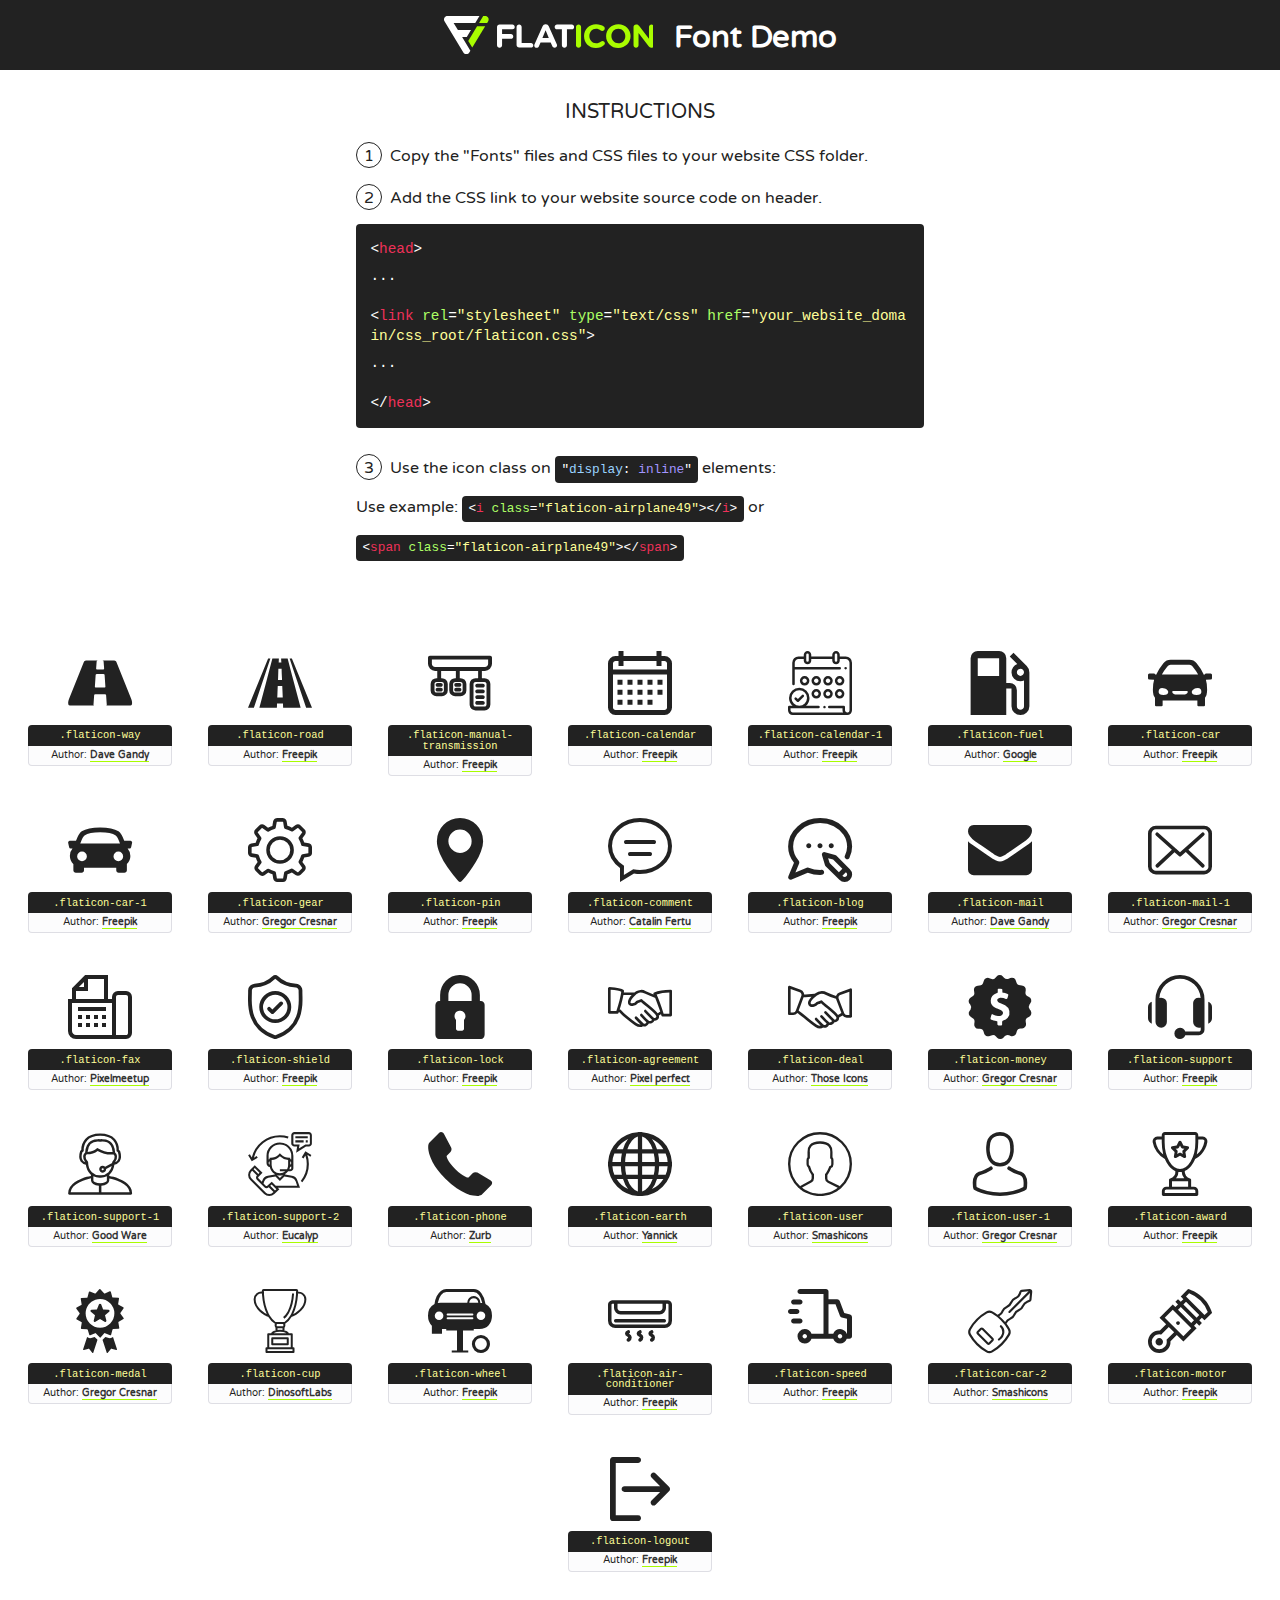
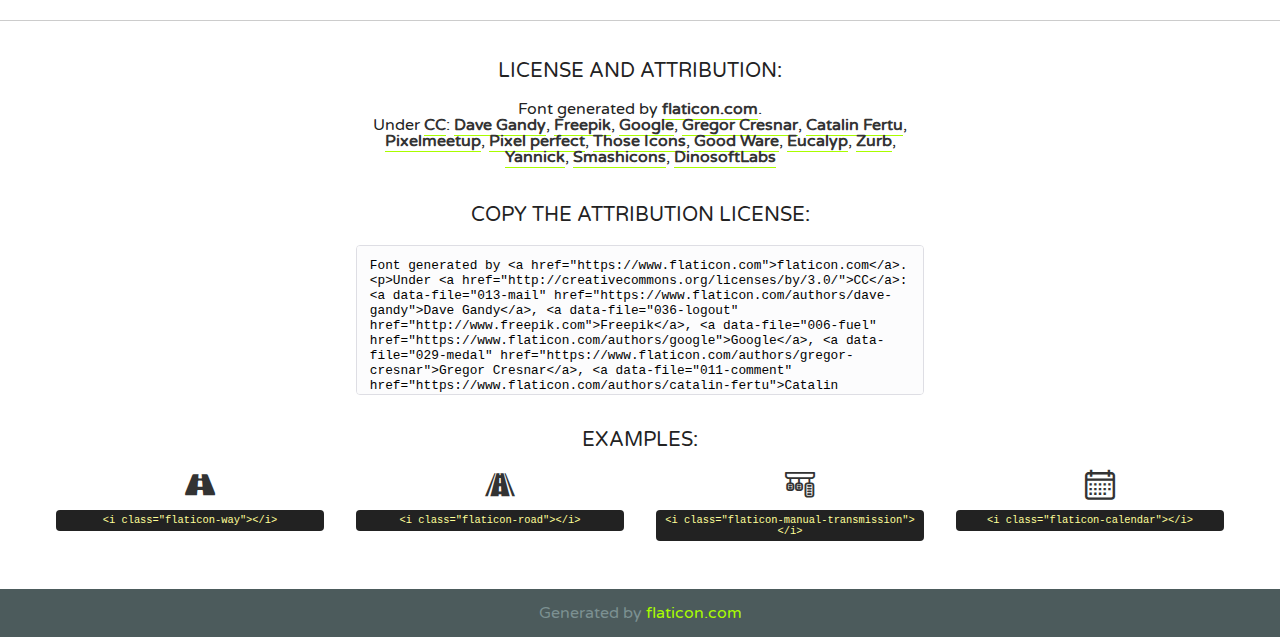
<file: fonts/flaticon/font/flaticon.html>
<!DOCTYPE html>
<!--
  Flaticon icon font: Flaticon
  Creation date: 28/03/2019 20:19
-->
<html>
<!DOCTYPE html>
<html>

<head>
    <title>Flaticon WebFont</title>
    <link href="http://fonts.googleapis.com/css?family=Varela+Round" rel="stylesheet" type="text/css" />
    <link rel="stylesheet" type="text/css" href="flaticon.css">
    <meta charset="UTF-8">
    <style>
    html, body, div, span, applet, object, iframe,
    h1, h2, h3, h4, h5, h6, p, blockquote, pre,
    a, abbr, acronym, address, big, cite, code,
    del, dfn, em, img, ins, kbd, q, s, samp,
    small, strike, strong, sub, sup, tt, var,
    b, u, i, center,
    dl, dt, dd, ol, ul, li,
    fieldset, form, label, legend,
    table, caption, tbody, tfoot, thead, tr, th, td,
    article, aside, canvas, details, embed, 
    figure, figcaption, footer, header, hgroup, 
    menu, nav, output, ruby, section, summary,
    time, mark, audio, video {
        margin: 0;
        padding: 0;
        border: 0;
        font-size: 100%;
        font: inherit;
        vertical-align: baseline;
    }
    /* HTML5 display-role reset for older browsers */
    article, aside, details, figcaption, figure, 
    footer, header, hgroup, menu, nav, section {
        display: block;
    }
    body {
        line-height: 1;
    }
    ol, ul {
        list-style: none;
    }
    blockquote, q {
        quotes: none;
    }
    blockquote:before, blockquote:after,
    q:before, q:after {
        content: '';
        content: none;
    }
    table {
        border-collapse: collapse;
        border-spacing: 0;
    }
    body {
        font-family: 'Varela Round', Helvetica, Arial, sans-serif;
        font-size: 16px;
        color: #222;
    }
    a {
        color: #333;
        border-bottom: 1px solid #a9fd00;
        font-weight: bold;
        text-decoration: none;
    }
    * {
        -moz-box-sizing: border-box;
        -webkit-box-sizing: border-box;
        box-sizing: border-box;
        margin: 0;
        padding: 0;
    }
    [class^="flaticon-"]:before, [class*=" flaticon-"]:before, [class^="flaticon-"]:after, [class*=" flaticon-"]:after {
        font-family: Flaticon;
        font-size: 30px;
        font-style: normal;
        margin-left: 20px;
        color: #333;
    }
    .wrapper {
        max-width: 600px;
        margin: auto;
        padding: 0 1em;
    }
    .title {
        font-size: 1.25em;
        text-align: center;
        margin-bottom: 1em;
        text-transform: uppercase;
    }
    header {
        text-align: center;
        background-color: #222;
        color: #fff;
        padding: 1em;
    }
    header .logo {
        width: 210px;
        height: 38px;
        display: inline-block;
        vertical-align: middle;
        margin-right: 1em;
        border: none;
    }
    header strong {
        font-size: 1.95em;
        font-weight: bold;
        vertical-align: middle;
        margin-top: 5px;
        display: inline-block;
    }
    .demo {
        margin: 2em auto;
        line-height: 1.25em;
    }
    .demo ul li {
        margin-bottom: 1em;
    }
    .demo ul li .num {
        color: #222;
        border-radius: 20px;
        display: inline-block;
        width: 26px;
        padding: 3px;
        height: 26px;
        text-align: center;
        margin-right: 0.5em;
        border: 1px solid #222;
    }
    .demo ul li code {
        background-color: #222;
        border-radius: 4px;
        padding: 0.25em 0.5em;
        display: inline-block;
        color: #fff;
        font-family: Consolas,Monaco,Lucida Console,Liberation Mono,DejaVu Sans Mono,Bitstream Vera Sans Mono,Courier New, monospace;
        font-weight: lighter;
        margin-top: 1em;
        font-size: 0.8em;
        word-break: break-all;
    }
    .demo ul li code.big {
        padding: 1em;
        font-size: 0.9em;
    }
    .demo ul li code .red {
        color: #EF3159;
    }
    .demo ul li code .green {
        color: #ACFF65;
    }
    .demo ul li code .yellow {
        color: #FFFF99;
    }
    .demo ul li code .blue {
        color: #99D3FF;
    }
    .demo ul li code .purple {
        color: #A295FF;
    }
    .demo ul li code .dots {
        margin-top: 0.5em;
        display: block;
    }
    #glyphs {
        border-bottom: 1px solid #ccc;
        padding: 2em 0;
        text-align: center;
    }
    .glyph {
        display: inline-block;
        width: 9em;
        margin: 1em;
        text-align: center;
        vertical-align: top;
        background: #FFF;
    }
    .glyph .glyph-icon {
        padding: 10px;
        display: block;
        font-family:"Flaticon";
        font-size: 64px;
        line-height: 1;
    }
    .glyph .glyph-icon:before {
        font-size: 64px;
        color: #222;
        margin-left: 0;
    }
    .class-name {
        font-size: 0.65em;
        background-color: #222;
        color: #fff;
        border-radius: 4px 4px 0 0;
        padding: 0.5em;
        color: #FFFF99;
        font-family: Consolas,Monaco,Lucida Console,Liberation Mono,DejaVu Sans Mono,Bitstream Vera Sans Mono,Courier New, monospace;
    }
    .author-name {
        font-size: 0.6em;
        background-color: #fcfcfd;
        border: 1px solid #DEDEE4;
        border-top: 0;
        border-radius: 0 0 4px 4px;
        padding: 0.5em;
    }
    .class-name:last-child {
        font-size: 10px;
        color:#888;
    }
    .class-name:last-child a {
        font-size: 10px;
        color:#555;
    }
    .class-name:last-child a:hover {
        color:#a9fd00;
    }
    .glyph > input {
        display: block;
        width: 100px;
        margin: 5px auto;
        text-align: center;
        font-size: 12px;
        cursor: text;
    }
    .glyph > input.icon-input {
        font-family:"Flaticon";
        font-size: 16px;
        margin-bottom: 10px;
    }
    .attribution .title {
        margin-top: 2em;
    }
    .attribution textarea {
        background-color: #fcfcfd;
        padding: 1em;
        border: none;
        box-shadow: none;
        border: 1px solid #DEDEE4;
        border-radius: 4px;
        resize: none;
        width: 100%;
        height: 150px;
        font-size: 0.8em;
        font-family: Consolas,Monaco,Lucida Console,Liberation Mono,DejaVu Sans Mono,Bitstream Vera Sans Mono,Courier New, monospace;
        -webkit-appearance: none;
    }
    .iconsuse {
        margin: 2em auto;
        text-align: center;
        max-width: 1200px;
    }
    .iconsuse:after {
        content: '';
        display: table;
        clear: both;
    }
    .iconsuse .image {
        float: left;
        width: 25%;
        padding: 0 1em;
    }
    .iconsuse .image p {
        margin-bottom: 1em;
    }
    .iconsuse .image span {
        display: block;
        font-size: 0.65em;
        background-color: #222;
        color: #fff;
        border-radius: 4px;
        padding: 0.5em;
        color: #FFFF99;
        margin-top: 1em;
        font-family: Consolas,Monaco,Lucida Console,Liberation Mono,DejaVu Sans Mono,Bitstream Vera Sans Mono,Courier New, monospace;
    }
    #footer {
        text-align: center;
        background-color: #4C5B5C;
        color: #7c9192;
        padding: 1em;
    }
    #footer a {
        border: none;
        color: #a9fd00;
        font-weight: normal;
    }
    @media (max-width: 960px) {
        .iconsuse .image {
            width: 50%;
        }
    }
    @media (max-width: 560px) {
        .iconsuse .image {
            width: 100%;
        }
    }
    </style>
</head>

<body class="characters-off">

    <header>
        <a href="https://www.flaticon.com" target="_blank" class="logo">
            <svg version="1.1" xmlns="http://www.w3.org/2000/svg" xmlns:xlink="http://www.w3.org/1999/xlink" xmlns:a="http://ns.adobe.com/AdobeSVGViewerExtensions/3.0/" viewBox="0 0 560.875 102.036" enable-background="new 0 0 560.875 102.036" xml:space="preserve">
                <defs>
                </defs>
                <g>
                    <g class="letters">
                        <path fill="#ffffff" d="M141.596,29.675c0-3.777,2.985-6.767,6.764-6.767h34.438c3.426,0,6.15,2.728,6.15,6.15
                        c0,3.43-2.724,6.149-6.15,6.149h-27.674v13.091h23.719c3.429,0,6.151,2.724,6.151,6.15c0,3.43-2.723,6.149-6.151,6.149h-23.719
                        v17.574c0,3.773-2.986,6.761-6.764,6.761c-3.779,0-6.764-2.989-6.764-6.761V29.675z"></path>
                        <path fill="#ffffff" d="M193.844,29.149c0-3.781,2.985-6.767,6.764-6.767c3.776,0,6.763,2.985,6.763,6.767v42.957h25.039
                        c3.426,0,6.149,2.726,6.149,6.153c0,3.425-2.723,6.15-6.149,6.15h-31.802c-3.779,0-6.764-2.986-6.764-6.768V29.149z"></path>
                        <path fill="#ffffff" d="M241.891,75.71l21.438-48.407c1.492-3.341,4.215-5.357,7.906-5.357h0.792
                        c3.686,0,6.323,2.017,7.815,5.357l21.439,48.407c0.436,0.967,0.701,1.845,0.701,2.723c0,3.602-2.809,6.501-6.414,6.501
                        c-3.161,0-5.269-1.845-6.499-4.655l-4.132-9.661h-27.059l-4.301,10.102c-1.144,2.631-3.426,4.214-6.237,4.214
                        c-3.517,0-6.24-2.81-6.24-6.325C241.1,77.64,241.451,76.677,241.891,75.71z M279.932,58.666l-8.521-20.297l-8.526,20.297H279.932
                        z"></path>
                        <path fill="#ffffff" d="M314.864,35.387H301.86c-3.429,0-6.239-2.813-6.239-6.238c0-3.429,2.811-6.24,6.239-6.24h39.533
                        c3.426,0,6.237,2.811,6.237,6.24c0,3.425-2.811,6.238-6.237,6.238h-13.001v42.785c0,3.773-2.99,6.761-6.764,6.761
                        c-3.779,0-6.764-2.989-6.764-6.761V35.387z"></path>
                        <path fill="#A9FD00" d="M352.615,29.149c0-3.781,2.985-6.767,6.767-6.767c3.774,0,6.761,2.985,6.761,6.767v49.024
                        c0,3.773-2.987,6.761-6.761,6.761c-3.781,0-6.767-2.989-6.767-6.761V29.149z"></path>
                        <path fill="#A9FD00" d="M374.132,53.836v-0.179c0-17.481,13.178-31.801,32.065-31.801c9.22,0,15.459,2.458,20.557,6.238
                        c1.402,1.054,2.637,2.985,2.637,5.357c0,3.692-2.985,6.59-6.681,6.59c-1.845,0-3.071-0.702-4.044-1.319
                        c-3.776-2.813-7.729-4.393-12.562-4.393c-10.364,0-17.831,8.611-17.831,19.154v0.173c0,10.542,7.291,19.329,17.831,19.329
                        c5.715,0,9.492-1.756,13.359-4.834c1.049-0.874,2.458-1.491,4.039-1.491c3.429,0,6.325,2.813,6.325,6.236
                        c0,2.106-1.056,3.78-2.282,4.834c-5.539,4.834-12.036,7.733-21.878,7.733C387.572,85.464,374.132,71.493,374.132,53.836z"></path>
                        <path fill="#A9FD00" d="M433.009,53.836v-0.179c0-17.481,13.79-31.801,32.766-31.801c18.981,0,32.592,14.143,32.592,31.628v0.173
                        c0,17.483-13.785,31.807-32.769,31.807C446.625,85.464,433.009,71.32,433.009,53.836z M484.224,53.836v-0.179
                        c0-10.539-7.725-19.326-18.626-19.326c-10.893,0-18.449,8.611-18.449,19.154v0.173c0,10.542,7.73,19.329,18.626,19.329
                        C476.676,72.986,484.224,64.378,484.224,53.836z"></path>
                        <path fill="#A9FD00" d="M506.233,29.321c0-3.774,2.99-6.763,6.767-6.763h1.401c3.252,0,5.183,1.583,7.029,3.953l26.093,34.265
                        V29.059c0-3.692,2.99-6.677,6.681-6.677c3.683,0,6.671,2.985,6.671,6.677v48.934c0,3.78-2.987,6.765-6.764,6.765h-0.436
                        c-3.257,0-5.188-1.581-7.034-3.953l-27.056-35.492v32.944c0,3.687-2.985,6.676-6.678,6.676c-3.683,0-6.673-2.989-6.673-6.676
                        V29.321z"></path>
                    </g>
                    <g class="insignia">
                        <path fill="#ffffff" d="M48.372,56.137h12.517l11.156-18.537H37.186L25.688,18.539h57.825L94.668,0H9.271
                        C5.925,0,2.842,1.801,1.198,4.716c-1.644,2.907-1.593,6.482,0.134,9.343l50.38,83.501c1.678,2.781,4.689,4.476,7.938,4.476
                        c3.246,0,6.257-1.695,7.935-4.476l2.898-4.804L48.372,56.137z"></path>
                        <g class="i">
                            <path fill="#A9FD00" d="M93.575,18.539h0.031v0.004l21.652,0.004l2.705-4.488c1.727-2.861,1.778-6.436,0.133-9.343
                            C116.454,1.801,113.371,0,110.026,0h-5.294L93.575,18.539z"></path>
                            <polygon fill="#A9FD00" points="88.291,27.356 64.725,66.486 75.519,84.404 109.942,27.356"></polygon>
                        </g>
                    </g>
                </g>
            </svg>
        </a>
        <strong>Font Demo</strong>
    </header>


    <section class="demo wrapper">

        <p class="title">Instructions</p>

        <ul>
            <li>
                <span class="num">1</span>Copy the "Fonts" files and CSS files to your website CSS folder.
            </li>
            <li>
                <span class="num">2</span>Add the CSS link to your website source code on header.
                <code class="big">
                    &lt;<span class="red">head</span>&gt;
                    <br/><span class="dots">...</span>
                    <br/>&lt;<span class="red">link</span> <span class="green">rel</span>=<span class="yellow">"stylesheet"</span> <span class="green">type</span>=<span class="yellow">"text/css"</span> <span class="green">href</span>=<span class="yellow">"your_website_domain/css_root/flaticon.css"</span>&gt;
                    <br/><span class="dots">...</span>
                    <br/>&lt;/<span class="red">head</span>&gt;
                </code>
            </li>

            <li>
                <p>
                    <span class="num">3</span>Use the icon class on <code>"<span class="blue">display</span>:<span class="purple"> inline</span>"</code> elements:
                    <br />
                    Use example: <code>&lt;<span class="red">i</span> <span class="green">class</span>=<span class="yellow">&quot;flaticon-airplane49&quot;</span>&gt;&lt;/<span class="red">i</span>&gt;</code> or <code>&lt;<span class="red">span</span> <span class="green">class</span>=<span class="yellow">&quot;flaticon-airplane49&quot;</span>&gt;&lt;/<span class="red">span</span>&gt;</code>
            </li>
        </ul>

    </section>




   <section id="glyphs">          
    
      
        <div class="glyph"><div class="glyph-icon flaticon-way"></div>
            <div class="class-name">.flaticon-way</div>
            <div class="author-name">Author: <a data-file="001-way" href="https://www.flaticon.com/authors/dave-gandy">Dave Gandy</a> </div> 
        </div>        
        
        <div class="glyph"><div class="glyph-icon flaticon-road"></div>
            <div class="class-name">.flaticon-road</div>
            <div class="author-name">Author: <a data-file="002-road" href="http://www.freepik.com">Freepik</a> </div> 
        </div>        
        
        <div class="glyph"><div class="glyph-icon flaticon-manual-transmission"></div>
            <div class="class-name">.flaticon-manual-transmission</div>
            <div class="author-name">Author: <a data-file="003-manual-transmission" href="http://www.freepik.com">Freepik</a> </div> 
        </div>        
        
        <div class="glyph"><div class="glyph-icon flaticon-calendar"></div>
            <div class="class-name">.flaticon-calendar</div>
            <div class="author-name">Author: <a data-file="004-calendar" href="http://www.freepik.com">Freepik</a> </div> 
        </div>        
        
        <div class="glyph"><div class="glyph-icon flaticon-calendar-1"></div>
            <div class="class-name">.flaticon-calendar-1</div>
            <div class="author-name">Author: <a data-file="005-calendar-1" href="http://www.freepik.com">Freepik</a> </div> 
        </div>        
        
        <div class="glyph"><div class="glyph-icon flaticon-fuel"></div>
            <div class="class-name">.flaticon-fuel</div>
            <div class="author-name">Author: <a data-file="006-fuel" href="https://www.flaticon.com/authors/google">Google</a> </div> 
        </div>        
        
        <div class="glyph"><div class="glyph-icon flaticon-car"></div>
            <div class="class-name">.flaticon-car</div>
            <div class="author-name">Author: <a data-file="007-car" href="http://www.freepik.com">Freepik</a> </div> 
        </div>        
        
        <div class="glyph"><div class="glyph-icon flaticon-car-1"></div>
            <div class="class-name">.flaticon-car-1</div>
            <div class="author-name">Author: <a data-file="008-car-1" href="http://www.freepik.com">Freepik</a> </div> 
        </div>        
        
        <div class="glyph"><div class="glyph-icon flaticon-gear"></div>
            <div class="class-name">.flaticon-gear</div>
            <div class="author-name">Author: <a data-file="009-gear" href="https://www.flaticon.com/authors/gregor-cresnar">Gregor Cresnar</a> </div> 
        </div>        
        
        <div class="glyph"><div class="glyph-icon flaticon-pin"></div>
            <div class="class-name">.flaticon-pin</div>
            <div class="author-name">Author: <a data-file="010-pin" href="http://www.freepik.com">Freepik</a> </div> 
        </div>        
        
        <div class="glyph"><div class="glyph-icon flaticon-comment"></div>
            <div class="class-name">.flaticon-comment</div>
            <div class="author-name">Author: <a data-file="011-comment" href="https://www.flaticon.com/authors/catalin-fertu">Catalin Fertu</a> </div> 
        </div>        
        
        <div class="glyph"><div class="glyph-icon flaticon-blog"></div>
            <div class="class-name">.flaticon-blog</div>
            <div class="author-name">Author: <a data-file="012-blog" href="http://www.freepik.com">Freepik</a> </div> 
        </div>        
        
        <div class="glyph"><div class="glyph-icon flaticon-mail"></div>
            <div class="class-name">.flaticon-mail</div>
            <div class="author-name">Author: <a data-file="013-mail" href="https://www.flaticon.com/authors/dave-gandy">Dave Gandy</a> </div> 
        </div>        
        
        <div class="glyph"><div class="glyph-icon flaticon-mail-1"></div>
            <div class="class-name">.flaticon-mail-1</div>
            <div class="author-name">Author: <a data-file="014-mail-1" href="https://www.flaticon.com/authors/gregor-cresnar">Gregor Cresnar</a> </div> 
        </div>        
        
        <div class="glyph"><div class="glyph-icon flaticon-fax"></div>
            <div class="class-name">.flaticon-fax</div>
            <div class="author-name">Author: <a data-file="015-fax" href="https://www.flaticon.com/authors/pixelmeetup">Pixelmeetup</a> </div> 
        </div>        
        
        <div class="glyph"><div class="glyph-icon flaticon-shield"></div>
            <div class="class-name">.flaticon-shield</div>
            <div class="author-name">Author: <a data-file="016-shield" href="http://www.freepik.com">Freepik</a> </div> 
        </div>        
        
        <div class="glyph"><div class="glyph-icon flaticon-lock"></div>
            <div class="class-name">.flaticon-lock</div>
            <div class="author-name">Author: <a data-file="017-lock" href="http://www.freepik.com">Freepik</a> </div> 
        </div>        
        
        <div class="glyph"><div class="glyph-icon flaticon-agreement"></div>
            <div class="class-name">.flaticon-agreement</div>
            <div class="author-name">Author: <a data-file="018-agreement" href="https://www.flaticon.com/authors/pixel-perfect">Pixel perfect</a> </div> 
        </div>        
        
        <div class="glyph"><div class="glyph-icon flaticon-deal"></div>
            <div class="class-name">.flaticon-deal</div>
            <div class="author-name">Author: <a data-file="019-deal" href="https://www.flaticon.com/authors/those-icons">Those Icons</a> </div> 
        </div>        
        
        <div class="glyph"><div class="glyph-icon flaticon-money"></div>
            <div class="class-name">.flaticon-money</div>
            <div class="author-name">Author: <a data-file="020-money" href="https://www.flaticon.com/authors/gregor-cresnar">Gregor Cresnar</a> </div> 
        </div>        
        
        <div class="glyph"><div class="glyph-icon flaticon-support"></div>
            <div class="class-name">.flaticon-support</div>
            <div class="author-name">Author: <a data-file="021-support" href="http://www.freepik.com">Freepik</a> </div> 
        </div>        
        
        <div class="glyph"><div class="glyph-icon flaticon-support-1"></div>
            <div class="class-name">.flaticon-support-1</div>
            <div class="author-name">Author: <a data-file="022-support-1" href="https://www.flaticon.com/authors/good-ware">Good Ware</a> </div> 
        </div>        
        
        <div class="glyph"><div class="glyph-icon flaticon-support-2"></div>
            <div class="class-name">.flaticon-support-2</div>
            <div class="author-name">Author: <a data-file="023-support-2" href="https://www.flaticon.com/authors/eucalyp">Eucalyp</a> </div> 
        </div>        
        
        <div class="glyph"><div class="glyph-icon flaticon-phone"></div>
            <div class="class-name">.flaticon-phone</div>
            <div class="author-name">Author: <a data-file="024-phone" href="https://www.flaticon.com/authors/zurb">Zurb</a> </div> 
        </div>        
        
        <div class="glyph"><div class="glyph-icon flaticon-earth"></div>
            <div class="class-name">.flaticon-earth</div>
            <div class="author-name">Author: <a data-file="025-earth" href="https://www.flaticon.com/authors/yannick">Yannick</a> </div> 
        </div>        
        
        <div class="glyph"><div class="glyph-icon flaticon-user"></div>
            <div class="class-name">.flaticon-user</div>
            <div class="author-name">Author: <a data-file="026-user" href="https://www.flaticon.com/authors/smashicons">Smashicons</a> </div> 
        </div>        
        
        <div class="glyph"><div class="glyph-icon flaticon-user-1"></div>
            <div class="class-name">.flaticon-user-1</div>
            <div class="author-name">Author: <a data-file="027-user-1" href="https://www.flaticon.com/authors/gregor-cresnar">Gregor Cresnar</a> </div> 
        </div>        
        
        <div class="glyph"><div class="glyph-icon flaticon-award"></div>
            <div class="class-name">.flaticon-award</div>
            <div class="author-name">Author: <a data-file="028-award" href="http://www.freepik.com">Freepik</a> </div> 
        </div>        
        
        <div class="glyph"><div class="glyph-icon flaticon-medal"></div>
            <div class="class-name">.flaticon-medal</div>
            <div class="author-name">Author: <a data-file="029-medal" href="https://www.flaticon.com/authors/gregor-cresnar">Gregor Cresnar</a> </div> 
        </div>        
        
        <div class="glyph"><div class="glyph-icon flaticon-cup"></div>
            <div class="class-name">.flaticon-cup</div>
            <div class="author-name">Author: <a data-file="030-cup" href="https://www.flaticon.com/authors/dinosoftlabs">DinosoftLabs</a> </div> 
        </div>        
        
        <div class="glyph"><div class="glyph-icon flaticon-wheel"></div>
            <div class="class-name">.flaticon-wheel</div>
            <div class="author-name">Author: <a data-file="031-wheel" href="http://www.freepik.com">Freepik</a> </div> 
        </div>        
        
        <div class="glyph"><div class="glyph-icon flaticon-air-conditioner"></div>
            <div class="class-name">.flaticon-air-conditioner</div>
            <div class="author-name">Author: <a data-file="032-air-conditioner" href="http://www.freepik.com">Freepik</a> </div> 
        </div>        
        
        <div class="glyph"><div class="glyph-icon flaticon-speed"></div>
            <div class="class-name">.flaticon-speed</div>
            <div class="author-name">Author: <a data-file="033-speed" href="http://www.freepik.com">Freepik</a> </div> 
        </div>        
        
        <div class="glyph"><div class="glyph-icon flaticon-car-2"></div>
            <div class="class-name">.flaticon-car-2</div>
            <div class="author-name">Author: <a data-file="034-car-2" href="https://www.flaticon.com/authors/smashicons">Smashicons</a> </div> 
        </div>        
        
        <div class="glyph"><div class="glyph-icon flaticon-motor"></div>
            <div class="class-name">.flaticon-motor</div>
            <div class="author-name">Author: <a data-file="035-motor" href="http://www.freepik.com">Freepik</a> </div> 
        </div>        
        
        <div class="glyph"><div class="glyph-icon flaticon-logout"></div>
            <div class="class-name">.flaticon-logout</div>
            <div class="author-name">Author: <a data-file="036-logout" href="http://www.freepik.com">Freepik</a> </div> 
        </div>        
        

    </section>



    <section class="attribution wrapper"   style="text-align:center;">

      <div class="title">License and attribution:</div><div class="attrDiv">Font generated by <a href="https://www.flaticon.com">flaticon.com</a>. <div><p>Under <a href="http://creativecommons.org/licenses/by/3.0/">CC</a>: <a data-file="013-mail" href="https://www.flaticon.com/authors/dave-gandy">Dave Gandy</a>, <a data-file="036-logout" href="http://www.freepik.com">Freepik</a>, <a data-file="006-fuel" href="https://www.flaticon.com/authors/google">Google</a>, <a data-file="029-medal" href="https://www.flaticon.com/authors/gregor-cresnar">Gregor Cresnar</a>, <a data-file="011-comment" href="https://www.flaticon.com/authors/catalin-fertu">Catalin Fertu</a>, <a data-file="015-fax" href="https://www.flaticon.com/authors/pixelmeetup">Pixelmeetup</a>, <a data-file="018-agreement" href="https://www.flaticon.com/authors/pixel-perfect">Pixel perfect</a>, <a data-file="019-deal" href="https://www.flaticon.com/authors/those-icons">Those Icons</a>, <a data-file="022-support-1" href="https://www.flaticon.com/authors/good-ware">Good Ware</a>, <a data-file="023-support-2" href="https://www.flaticon.com/authors/eucalyp">Eucalyp</a>, <a data-file="024-phone" href="https://www.flaticon.com/authors/zurb">Zurb</a>, <a data-file="025-earth" href="https://www.flaticon.com/authors/yannick">Yannick</a>, <a data-file="034-car-2" href="https://www.flaticon.com/authors/smashicons">Smashicons</a>, <a data-file="030-cup" href="https://www.flaticon.com/authors/dinosoftlabs">DinosoftLabs</a></p>  </div>
      </div>
      <div class="title">Copy the Attribution License:</div>

    <textarea onclick="this.focus();this.select();">Font generated by &lt;a href=&quot;https://www.flaticon.com&quot;&gt;flaticon.com&lt;/a&gt;. <p>Under <a href="http://creativecommons.org/licenses/by/3.0/">CC</a>: <a data-file="013-mail" href="https://www.flaticon.com/authors/dave-gandy">Dave Gandy</a>, <a data-file="036-logout" href="http://www.freepik.com">Freepik</a>, <a data-file="006-fuel" href="https://www.flaticon.com/authors/google">Google</a>, <a data-file="029-medal" href="https://www.flaticon.com/authors/gregor-cresnar">Gregor Cresnar</a>, <a data-file="011-comment" href="https://www.flaticon.com/authors/catalin-fertu">Catalin Fertu</a>, <a data-file="015-fax" href="https://www.flaticon.com/authors/pixelmeetup">Pixelmeetup</a>, <a data-file="018-agreement" href="https://www.flaticon.com/authors/pixel-perfect">Pixel perfect</a>, <a data-file="019-deal" href="https://www.flaticon.com/authors/those-icons">Those Icons</a>, <a data-file="022-support-1" href="https://www.flaticon.com/authors/good-ware">Good Ware</a>, <a data-file="023-support-2" href="https://www.flaticon.com/authors/eucalyp">Eucalyp</a>, <a data-file="024-phone" href="https://www.flaticon.com/authors/zurb">Zurb</a>, <a data-file="025-earth" href="https://www.flaticon.com/authors/yannick">Yannick</a>, <a data-file="034-car-2" href="https://www.flaticon.com/authors/smashicons">Smashicons</a>, <a data-file="030-cup" href="https://www.flaticon.com/authors/dinosoftlabs">DinosoftLabs</a></p>  
     </textarea>

    </section>

    <section class="iconsuse">

          <div class="title">Examples:</div>            
             
            <div class="image">
                <p>
                    <i class="glyph-icon flaticon-way"></i> 
                    <span>&lt;i class=&quot;flaticon-way&quot;&gt;&lt;/i&gt;</span>
                </p>
            </div>
            
            <div class="image">
                <p>
                    <i class="glyph-icon flaticon-road"></i> 
                    <span>&lt;i class=&quot;flaticon-road&quot;&gt;&lt;/i&gt;</span>
                </p>
            </div>
            
            <div class="image">
                <p>
                    <i class="glyph-icon flaticon-manual-transmission"></i> 
                    <span>&lt;i class=&quot;flaticon-manual-transmission&quot;&gt;&lt;/i&gt;</span>
                </p>
            </div>
            
            <div class="image">
                <p>
                    <i class="glyph-icon flaticon-calendar"></i> 
                    <span>&lt;i class=&quot;flaticon-calendar&quot;&gt;&lt;/i&gt;</span>
                </p>
            </div>
                       
        </div>
                            
    </section>

<div id="footer">
    <div>Generated by <a href="https://www.flaticon.com">flaticon.com</a>
    </div>
</div>



</body>
</html>
</file>
<file: vendors/icomoon-icon/style.css>
@font-face {
  font-family: 'icomoon';
  src:  url('fonts/icomoon.eot?12bxf');
  src:  url('fonts/icomoon.eot?12bxf#iefix') format('embedded-opentype'),
    url('fonts/icomoon.ttf?12bxf') format('truetype'),
    url('fonts/icomoon.woff?12bxf') format('woff'),
    url('fonts/icomoon.svg?12bxf#icomoon') format('svg');
  font-weight: normal;
  font-style: normal;
  font-display: block;
}

[class^="icon-"], [class*=" icon-"] {
  /* use !important to prevent issues with browser extensions that change fonts */
  font-family: 'icomoon' !important;
  speak: none;
  font-style: normal;
  font-weight: normal;
  font-variant: normal;
  text-transform: none;
  line-height: 1;

  /* Better Font Rendering =========== */
  -webkit-font-smoothing: antialiased;
  -moz-osx-font-smoothing: grayscale;
}

.icon-ac:before {
  content: "\e900";
}
.icon-accident:before {
  content: "\e901";
}
.icon-arrow:before {
  content: "\e902";
}
.icon-arrow_2:before {
  content: "\e903";
}
.icon-arrow_3:before {
  content: "\e904";
}
.icon-arrow_5:before {
  content: "\e905";
}
.icon-arrow_6:before {
  content: "\e906";
}
.icon-arrow_down:before {
  content: "\e907";
}
.icon-assembly:before {
  content: "\e908";
}
.icon-bag:before {
  content: "\e909";
}
.icon-battery1:before {
  content: "\e90a";
}
.icon-box_2:before {
  content: "\e90b";
}
.icon-box_delivery:before {
  content: "\e90c";
}
.icon-boxes:before {
  content: "\e90d";
}
.icon-brake:before {
  content: "\e90e";
}
.icon-bus1:before {
  content: "\e90f";
}
.icon-calendar1:before {
  content: "\e910";
}
.icon-calendar_2:before {
  content: "\e911";
}
.icon-calendar_3:before {
  content: "\e912";
}
.icon-calendar_4:before {
  content: "\e913";
}
.icon-car_2:before {
  content: "\e914";
}
.icon-car_3:before {
  content: "\e915";
}
.icon-car_body:before {
  content: "\e916";
}
.icon-car_shield:before {
  content: "\e917";
}
.icon-clock:before {
  content: "\e918";
}
.icon-clock_2:before {
  content: "\e919";
}
.icon-color_plate:before {
  content: "\e91a";
}
.icon-compare:before {
  content: "\e91b";
}
.icon-customer:before {
  content: "\e91c";
}
.icon-documentation:before {
  content: "\e91d";
}
.icon-door:before {
  content: "\e91e";
}
.icon-edit1:before {
  content: "\e91f";
}
.icon-engine:before {
  content: "\e920";
}
.icon-envelop:before {
  content: "\e921";
}
.icon-envelop_2:before {
  content: "\e922";
}
.icon-fan:before {
  content: "\e923";
}
.icon-free_delivery:before {
  content: "\e924";
}
.icon-gear1:before {
  content: "\e925";
}
.icon-gist:before {
  content: "\e926";
}
.icon-gps:before {
  content: "\e927";
}
.icon-gps_2:before {
  content: "\e928";
}
.icon-info1:before {
  content: "\e929";
}
.icon-info_2:before {
  content: "\e92a";
}
.icon-list1:before {
  content: "\e92b";
}
.icon-luggage:before {
  content: "\e92c";
}
.icon-map_marker:before {
  content: "\e92d";
}
.icon-map_marker_2:before {
  content: "\e92e";
}
.icon-map_marker_3:before {
  content: "\e92f";
}
.icon-mechanical:before {
  content: "\e930";
}
.icon-menu:before {
  content: "\e931";
}
.icon-oil:before {
  content: "\e932";
}
.icon-oil_2:before {
  content: "\e933";
}
.icon-paint:before {
  content: "\e934";
}
.icon-people:before {
  content: "\e935";
}
.icon-people_2:before {
  content: "\e936";
}
.icon-phone1:before {
  content: "\e937";
}
.icon-phone_2:before {
  content: "\e938";
}
.icon-play1:before {
  content: "\e939";
}
.icon-pricing:before {
  content: "\e93a";
}
.icon-product_delivery:before {
  content: "\e93b";
}
.icon-quote:before {
  content: "\e93c";
}
.icon-quote_2:before {
  content: "\e93d";
}
.icon-rating:before {
  content: "\e93e";
}
.icon-rent:before {
  content: "\e93f";
}
.icon-reply1:before {
  content: "\e940";
}
.icon-search1:before {
  content: "\e941";
}
.icon-seat:before {
  content: "\e942";
}
.icon-setting:before {
  content: "\e943";
}
.icon-share1:before {
  content: "\e944";
}
.icon-slider:before {
  content: "\e945";
}
.icon-social:before {
  content: "\e946";
}
.icon-sort1:before {
  content: "\e947";
}
.icon-sort_2:before {
  content: "\e948";
}
.icon-speed:before {
  content: "\e949";
}
.icon-steering:before {
  content: "\e94a";
}
.icon-stopwatch:before {
  content: "\e94b";
}
.icon-support1:before {
  content: "\e94c";
}
.icon-team:before {
  content: "\e94d";
}
.icon-truck1:before {
  content: "\e94e";
}
.icon-wallet:before {
  content: "\e94f";
}
.icon-web:before {
  content: "\e950";
}
.icon-weight:before {
  content: "\e951";
}
.icon-wheel:before {
  content: "\e952";
}
.icon-wheel_2:before {
  content: "\e953";
}
.icon-worker:before {
  content: "\e954";
}
.icon-asterisk:before {
  content: "\f069";
}
.icon-plus:before {
  content: "\f067";
}
.icon-question:before {
  content: "\f128";
}
.icon-minus:before {
  content: "\f068";
}
.icon-glass:before {
  content: "\f000";
}
.icon-music:before {
  content: "\f001";
}
.icon-search:before {
  content: "\f002";
}
.icon-envelope-o:before {
  content: "\f003";
}
.icon-heart:before {
  content: "\f004";
}
.icon-star:before {
  content: "\f005";
}
.icon-star-o:before {
  content: "\f006";
}
.icon-user:before {
  content: "\f007";
}
.icon-film:before {
  content: "\f008";
}
.icon-th-large:before {
  content: "\f009";
}
.icon-th:before {
  content: "\f00a";
}
.icon-th-list:before {
  content: "\f00b";
}
.icon-check:before {
  content: "\f00c";
}
.icon-close:before {
  content: "\f00d";
}
.icon-remove:before {
  content: "\f00d";
}
.icon-times:before {
  content: "\f00d";
}
.icon-search-plus:before {
  content: "\f00e";
}
.icon-search-minus:before {
  content: "\f010";
}
.icon-power-off:before {
  content: "\f011";
}
.icon-signal:before {
  content: "\f012";
}
.icon-cog:before {
  content: "\f013";
}
.icon-gear:before {
  content: "\f013";
}
.icon-trash-o:before {
  content: "\f014";
}
.icon-home:before {
  content: "\f015";
}
.icon-file-o:before {
  content: "\f016";
}
.icon-clock-o:before {
  content: "\f017";
}
.icon-road:before {
  content: "\f018";
}
.icon-download:before {
  content: "\f019";
}
.icon-arrow-circle-o-down:before {
  content: "\f01a";
}
.icon-arrow-circle-o-up:before {
  content: "\f01b";
}
.icon-inbox:before {
  content: "\f01c";
}
.icon-play-circle-o:before {
  content: "\f01d";
}
.icon-repeat:before {
  content: "\f01e";
}
.icon-rotate-right:before {
  content: "\f01e";
}
.icon-refresh:before {
  content: "\f021";
}
.icon-list-alt:before {
  content: "\f022";
}
.icon-lock:before {
  content: "\f023";
}
.icon-flag:before {
  content: "\f024";
}
.icon-headphones:before {
  content: "\f025";
}
.icon-volume-off:before {
  content: "\f026";
}
.icon-volume-down:before {
  content: "\f027";
}
.icon-volume-up:before {
  content: "\f028";
}
.icon-qrcode:before {
  content: "\f029";
}
.icon-barcode:before {
  content: "\f02a";
}
.icon-tag:before {
  content: "\f02b";
}
.icon-tags:before {
  content: "\f02c";
}
.icon-book:before {
  content: "\f02d";
}
.icon-bookmark:before {
  content: "\f02e";
}
.icon-print:before {
  content: "\f02f";
}
.icon-camera:before {
  content: "\f030";
}
.icon-font:before {
  content: "\f031";
}
.icon-bold:before {
  content: "\f032";
}
.icon-italic:before {
  content: "\f033";
}
.icon-text-height:before {
  content: "\f034";
}
.icon-text-width:before {
  content: "\f035";
}
.icon-align-left:before {
  content: "\f036";
}
.icon-align-center:before {
  content: "\f037";
}
.icon-align-right:before {
  content: "\f038";
}
.icon-align-justify:before {
  content: "\f039";
}
.icon-list:before {
  content: "\f03a";
}
.icon-dedent:before {
  content: "\f03b";
}
.icon-outdent:before {
  content: "\f03b";
}
.icon-indent:before {
  content: "\f03c";
}
.icon-video-camera:before {
  content: "\f03d";
}
.icon-image:before {
  content: "\f03e";
}
.icon-photo:before {
  content: "\f03e";
}
.icon-picture-o:before {
  content: "\f03e";
}
.icon-pencil:before {
  content: "\f040";
}
.icon-map-marker:before {
  content: "\f041";
}
.icon-adjust:before {
  content: "\f042";
}
.icon-tint:before {
  content: "\f043";
}
.icon-edit:before {
  content: "\f044";
}
.icon-pencil-square-o:before {
  content: "\f044";
}
.icon-share-square-o:before {
  content: "\f045";
}
.icon-check-square-o:before {
  content: "\f046";
}
.icon-arrows:before {
  content: "\f047";
}
.icon-step-backward:before {
  content: "\f048";
}
.icon-fast-backward:before {
  content: "\f049";
}
.icon-backward:before {
  content: "\f04a";
}
.icon-play:before {
  content: "\f04b";
}
.icon-pause:before {
  content: "\f04c";
}
.icon-stop:before {
  content: "\f04d";
}
.icon-forward:before {
  content: "\f04e";
}
.icon-fast-forward:before {
  content: "\f050";
}
.icon-step-forward:before {
  content: "\f051";
}
.icon-eject:before {
  content: "\f052";
}
.icon-chevron-left:before {
  content: "\f053";
}
.icon-chevron-right:before {
  content: "\f054";
}
.icon-plus-circle:before {
  content: "\f055";
}
.icon-minus-circle:before {
  content: "\f056";
}
.icon-times-circle:before {
  content: "\f057";
}
.icon-check-circle:before {
  content: "\f058";
}
.icon-question-circle:before {
  content: "\f059";
}
.icon-info-circle:before {
  content: "\f05a";
}
.icon-crosshairs:before {
  content: "\f05b";
}
.icon-times-circle-o:before {
  content: "\f05c";
}
.icon-check-circle-o:before {
  content: "\f05d";
}
.icon-ban:before {
  content: "\f05e";
}
.icon-arrow-left:before {
  content: "\f060";
}
.icon-arrow-right:before {
  content: "\f061";
}
.icon-arrow-up:before {
  content: "\f062";
}
.icon-arrow-down:before {
  content: "\f063";
}
.icon-mail-forward:before {
  content: "\f064";
}
.icon-share:before {
  content: "\f064";
}
.icon-expand:before {
  content: "\f065";
}
.icon-compress:before {
  content: "\f066";
}
.icon-exclamation-circle:before {
  content: "\f06a";
}
.icon-gift:before {
  content: "\f06b";
}
.icon-leaf:before {
  content: "\f06c";
}
.icon-fire:before {
  content: "\f06d";
}
.icon-eye:before {
  content: "\f06e";
}
.icon-eye-slash:before {
  content: "\f070";
}
.icon-exclamation-triangle:before {
  content: "\f071";
}
.icon-warning:before {
  content: "\f071";
}
.icon-plane:before {
  content: "\f072";
}
.icon-calendar:before {
  content: "\f073";
}
.icon-random:before {
  content: "\f074";
}
.icon-comment:before {
  content: "\f075";
}
.icon-magnet:before {
  content: "\f076";
}
.icon-chevron-up:before {
  content: "\f077";
}
.icon-chevron-down:before {
  content: "\f078";
}
.icon-retweet:before {
  content: "\f079";
}
.icon-shopping-cart:before {
  content: "\f07a";
}
.icon-folder:before {
  content: "\f07b";
}
.icon-folder-open:before {
  content: "\f07c";
}
.icon-arrows-v:before {
  content: "\f07d";
}
.icon-arrows-h:before {
  content: "\f07e";
}
.icon-bar-chart:before {
  content: "\f080";
}
.icon-bar-chart-o:before {
  content: "\f080";
}
.icon-twitter-square:before {
  content: "\f081";
}
.icon-facebook-square:before {
  content: "\f082";
}
.icon-camera-retro:before {
  content: "\f083";
}
.icon-key:before {
  content: "\f084";
}
.icon-cogs:before {
  content: "\f085";
}
.icon-gears:before {
  content: "\f085";
}
.icon-comments:before {
  content: "\f086";
}
.icon-thumbs-o-up:before {
  content: "\f087";
}
.icon-thumbs-o-down:before {
  content: "\f088";
}
.icon-star-half:before {
  content: "\f089";
}
.icon-heart-o:before {
  content: "\f08a";
}
.icon-sign-out:before {
  content: "\f08b";
}
.icon-linkedin-square:before {
  content: "\f08c";
}
.icon-thumb-tack:before {
  content: "\f08d";
}
.icon-external-link:before {
  content: "\f08e";
}
.icon-sign-in:before {
  content: "\f090";
}
.icon-trophy:before {
  content: "\f091";
}
.icon-github-square:before {
  content: "\f092";
}
.icon-upload:before {
  content: "\f093";
}
.icon-lemon-o:before {
  content: "\f094";
}
.icon-phone:before {
  content: "\f095";
}
.icon-square-o:before {
  content: "\f096";
}
.icon-bookmark-o:before {
  content: "\f097";
}
.icon-phone-square:before {
  content: "\f098";
}
.icon-twitter:before {
  content: "\f099";
}
.icon-facebook:before {
  content: "\f09a";
}
.icon-facebook-f:before {
  content: "\f09a";
}
.icon-github:before {
  content: "\f09b";
}
.icon-unlock:before {
  content: "\f09c";
}
.icon-credit-card:before {
  content: "\f09d";
}
.icon-feed:before {
  content: "\f09e";
}
.icon-rss:before {
  content: "\f09e";
}
.icon-hdd-o:before {
  content: "\f0a0";
}
.icon-bullhorn:before {
  content: "\f0a1";
}
.icon-bell-o:before {
  content: "\f0a2";
}
.icon-certificate:before {
  content: "\f0a3";
}
.icon-hand-o-right:before {
  content: "\f0a4";
}
.icon-hand-o-left:before {
  content: "\f0a5";
}
.icon-hand-o-up:before {
  content: "\f0a6";
}
.icon-hand-o-down:before {
  content: "\f0a7";
}
.icon-arrow-circle-left:before {
  content: "\f0a8";
}
.icon-arrow-circle-right:before {
  content: "\f0a9";
}
.icon-arrow-circle-up:before {
  content: "\f0aa";
}
.icon-arrow-circle-down:before {
  content: "\f0ab";
}
.icon-globe:before {
  content: "\f0ac";
}
.icon-wrench:before {
  content: "\f0ad";
}
.icon-tasks:before {
  content: "\f0ae";
}
.icon-filter:before {
  content: "\f0b0";
}
.icon-briefcase:before {
  content: "\f0b1";
}
.icon-arrows-alt:before {
  content: "\f0b2";
}
.icon-group:before {
  content: "\f0c0";
}
.icon-users:before {
  content: "\f0c0";
}
.icon-chain:before {
  content: "\f0c1";
}
.icon-link:before {
  content: "\f0c1";
}
.icon-cloud:before {
  content: "\f0c2";
}
.icon-flask:before {
  content: "\f0c3";
}
.icon-cut:before {
  content: "\f0c4";
}
.icon-scissors:before {
  content: "\f0c4";
}
.icon-copy:before {
  content: "\f0c5";
}
.icon-files-o:before {
  content: "\f0c5";
}
.icon-paperclip:before {
  content: "\f0c6";
}
.icon-floppy-o:before {
  content: "\f0c7";
}
.icon-save:before {
  content: "\f0c7";
}
.icon-square:before {
  content: "\f0c8";
}
.icon-bars:before {
  content: "\f0c9";
}
.icon-navicon:before {
  content: "\f0c9";
}
.icon-reorder:before {
  content: "\f0c9";
}
.icon-list-ul:before {
  content: "\f0ca";
}
.icon-list-ol:before {
  content: "\f0cb";
}
.icon-strikethrough:before {
  content: "\f0cc";
}
.icon-underline:before {
  content: "\f0cd";
}
.icon-table:before {
  content: "\f0ce";
}
.icon-magic:before {
  content: "\f0d0";
}
.icon-truck:before {
  content: "\f0d1";
}
.icon-pinterest:before {
  content: "\f0d2";
}
.icon-pinterest-square:before {
  content: "\f0d3";
}
.icon-google-plus-square:before {
  content: "\f0d4";
}
.icon-google-plus:before {
  content: "\f0d5";
}
.icon-money:before {
  content: "\f0d6";
}
.icon-caret-down:before {
  content: "\f0d7";
}
.icon-caret-up:before {
  content: "\f0d8";
}
.icon-caret-left:before {
  content: "\f0d9";
}
.icon-caret-right:before {
  content: "\f0da";
}
.icon-columns:before {
  content: "\f0db";
}
.icon-sort:before {
  content: "\f0dc";
}
.icon-unsorted:before {
  content: "\f0dc";
}
.icon-sort-desc:before {
  content: "\f0dd";
}
.icon-sort-down:before {
  content: "\f0dd";
}
.icon-sort-asc:before {
  content: "\f0de";
}
.icon-sort-up:before {
  content: "\f0de";
}
.icon-envelope:before {
  content: "\f0e0";
}
.icon-linkedin:before {
  content: "\f0e1";
}
.icon-rotate-left:before {
  content: "\f0e2";
}
.icon-undo:before {
  content: "\f0e2";
}
.icon-gavel:before {
  content: "\f0e3";
}
.icon-legal:before {
  content: "\f0e3";
}
.icon-dashboard:before {
  content: "\f0e4";
}
.icon-tachometer:before {
  content: "\f0e4";
}
.icon-comment-o:before {
  content: "\f0e5";
}
.icon-comments-o:before {
  content: "\f0e6";
}
.icon-bolt:before {
  content: "\f0e7";
}
.icon-flash:before {
  content: "\f0e7";
}
.icon-sitemap:before {
  content: "\f0e8";
}
.icon-umbrella:before {
  content: "\f0e9";
}
.icon-clipboard:before {
  content: "\f0ea";
}
.icon-paste:before {
  content: "\f0ea";
}
.icon-lightbulb-o:before {
  content: "\f0eb";
}
.icon-exchange:before {
  content: "\f0ec";
}
.icon-cloud-download:before {
  content: "\f0ed";
}
.icon-cloud-upload:before {
  content: "\f0ee";
}
.icon-user-md:before {
  content: "\f0f0";
}
.icon-stethoscope:before {
  content: "\f0f1";
}
.icon-suitcase:before {
  content: "\f0f2";
}
.icon-bell:before {
  content: "\f0f3";
}
.icon-coffee:before {
  content: "\f0f4";
}
.icon-cutlery:before {
  content: "\f0f5";
}
.icon-file-text-o:before {
  content: "\f0f6";
}
.icon-building-o:before {
  content: "\f0f7";
}
.icon-hospital-o:before {
  content: "\f0f8";
}
.icon-ambulance:before {
  content: "\f0f9";
}
.icon-medkit:before {
  content: "\f0fa";
}
.icon-fighter-jet:before {
  content: "\f0fb";
}
.icon-beer:before {
  content: "\f0fc";
}
.icon-h-square:before {
  content: "\f0fd";
}
.icon-plus-square:before {
  content: "\f0fe";
}
.icon-angle-double-left:before {
  content: "\f100";
}
.icon-angle-double-right:before {
  content: "\f101";
}
.icon-angle-double-up:before {
  content: "\f102";
}
.icon-angle-double-down:before {
  content: "\f103";
}
.icon-angle-left:before {
  content: "\f104";
}
.icon-angle-right:before {
  content: "\f105";
}
.icon-angle-up:before {
  content: "\f106";
}
.icon-angle-down:before {
  content: "\f107";
}
.icon-desktop:before {
  content: "\f108";
}
.icon-laptop:before {
  content: "\f109";
}
.icon-tablet:before {
  content: "\f10a";
}
.icon-mobile:before {
  content: "\f10b";
}
.icon-mobile-phone:before {
  content: "\f10b";
}
.icon-circle-o:before {
  content: "\f10c";
}
.icon-quote-left:before {
  content: "\f10d";
}
.icon-quote-right:before {
  content: "\f10e";
}
.icon-spinner:before {
  content: "\f110";
}
.icon-circle:before {
  content: "\f111";
}
.icon-mail-reply:before {
  content: "\f112";
}
.icon-reply:before {
  content: "\f112";
}
.icon-github-alt:before {
  content: "\f113";
}
.icon-folder-o:before {
  content: "\f114";
}
.icon-folder-open-o:before {
  content: "\f115";
}
.icon-smile-o:before {
  content: "\f118";
}
.icon-frown-o:before {
  content: "\f119";
}
.icon-meh-o:before {
  content: "\f11a";
}
.icon-gamepad:before {
  content: "\f11b";
}
.icon-keyboard-o:before {
  content: "\f11c";
}
.icon-flag-o:before {
  content: "\f11d";
}
.icon-flag-checkered:before {
  content: "\f11e";
}
.icon-terminal:before {
  content: "\f120";
}
.icon-code:before {
  content: "\f121";
}
.icon-mail-reply-all:before {
  content: "\f122";
}
.icon-reply-all:before {
  content: "\f122";
}
.icon-star-half-empty:before {
  content: "\f123";
}
.icon-star-half-full:before {
  content: "\f123";
}
.icon-star-half-o:before {
  content: "\f123";
}
.icon-location-arrow:before {
  content: "\f124";
}
.icon-crop:before {
  content: "\f125";
}
.icon-code-fork:before {
  content: "\f126";
}
.icon-chain-broken:before {
  content: "\f127";
}
.icon-unlink:before {
  content: "\f127";
}
.icon-info:before {
  content: "\f129";
}
.icon-exclamation:before {
  content: "\f12a";
}
.icon-superscript:before {
  content: "\f12b";
}
.icon-subscript:before {
  content: "\f12c";
}
.icon-eraser:before {
  content: "\f12d";
}
.icon-puzzle-piece:before {
  content: "\f12e";
}
.icon-microphone:before {
  content: "\f130";
}
.icon-microphone-slash:before {
  content: "\f131";
}
.icon-shield:before {
  content: "\f132";
}
.icon-calendar-o:before {
  content: "\f133";
}
.icon-fire-extinguisher:before {
  content: "\f134";
}
.icon-rocket:before {
  content: "\f135";
}
.icon-maxcdn:before {
  content: "\f136";
}
.icon-chevron-circle-left:before {
  content: "\f137";
}
.icon-chevron-circle-right:before {
  content: "\f138";
}
.icon-chevron-circle-up:before {
  content: "\f139";
}
.icon-chevron-circle-down:before {
  content: "\f13a";
}
.icon-html5:before {
  content: "\f13b";
}
.icon-css3:before {
  content: "\f13c";
}
.icon-anchor:before {
  content: "\f13d";
}
.icon-unlock-alt:before {
  content: "\f13e";
}
.icon-bullseye:before {
  content: "\f140";
}
.icon-ellipsis-h:before {
  content: "\f141";
}
.icon-ellipsis-v:before {
  content: "\f142";
}
.icon-rss-square:before {
  content: "\f143";
}
.icon-play-circle:before {
  content: "\f144";
}
.icon-ticket:before {
  content: "\f145";
}
.icon-minus-square:before {
  content: "\f146";
}
.icon-minus-square-o:before {
  content: "\f147";
}
.icon-level-up:before {
  content: "\f148";
}
.icon-level-down:before {
  content: "\f149";
}
.icon-check-square:before {
  content: "\f14a";
}
.icon-pencil-square:before {
  content: "\f14b";
}
.icon-external-link-square:before {
  content: "\f14c";
}
.icon-share-square:before {
  content: "\f14d";
}
.icon-compass:before {
  content: "\f14e";
}
.icon-caret-square-o-down:before {
  content: "\f150";
}
.icon-toggle-down:before {
  content: "\f150";
}
.icon-caret-square-o-up:before {
  content: "\f151";
}
.icon-toggle-up:before {
  content: "\f151";
}
.icon-caret-square-o-right:before {
  content: "\f152";
}
.icon-toggle-right:before {
  content: "\f152";
}
.icon-eur:before {
  content: "\f153";
}
.icon-euro:before {
  content: "\f153";
}
.icon-gbp:before {
  content: "\f154";
}
.icon-dollar:before {
  content: "\f155";
}
.icon-usd:before {
  content: "\f155";
}
.icon-inr:before {
  content: "\f156";
}
.icon-rupee:before {
  content: "\f156";
}
.icon-cny:before {
  content: "\f157";
}
.icon-jpy:before {
  content: "\f157";
}
.icon-rmb:before {
  content: "\f157";
}
.icon-yen:before {
  content: "\f157";
}
.icon-rouble:before {
  content: "\f158";
}
.icon-rub:before {
  content: "\f158";
}
.icon-ruble:before {
  content: "\f158";
}
.icon-krw:before {
  content: "\f159";
}
.icon-won:before {
  content: "\f159";
}
.icon-bitcoin:before {
  content: "\f15a";
}
.icon-btc:before {
  content: "\f15a";
}
.icon-file:before {
  content: "\f15b";
}
.icon-file-text:before {
  content: "\f15c";
}
.icon-sort-alpha-asc:before {
  content: "\f15d";
}
.icon-sort-alpha-desc:before {
  content: "\f15e";
}
.icon-sort-amount-asc:before {
  content: "\f160";
}
.icon-sort-amount-desc:before {
  content: "\f161";
}
.icon-sort-numeric-asc:before {
  content: "\f162";
}
.icon-sort-numeric-desc:before {
  content: "\f163";
}
.icon-thumbs-up:before {
  content: "\f164";
}
.icon-thumbs-down:before {
  content: "\f165";
}
.icon-youtube-square:before {
  content: "\f166";
}
.icon-youtube:before {
  content: "\f167";
}
.icon-xing:before {
  content: "\f168";
}
.icon-xing-square:before {
  content: "\f169";
}
.icon-youtube-play:before {
  content: "\f16a";
}
.icon-dropbox:before {
  content: "\f16b";
}
.icon-stack-overflow:before {
  content: "\f16c";
}
.icon-instagram:before {
  content: "\f16d";
}
.icon-flickr:before {
  content: "\f16e";
}
.icon-adn:before {
  content: "\f170";
}
.icon-bitbucket:before {
  content: "\f171";
}
.icon-bitbucket-square:before {
  content: "\f172";
}
.icon-tumblr:before {
  content: "\f173";
}
.icon-tumblr-square:before {
  content: "\f174";
}
.icon-long-arrow-down:before {
  content: "\f175";
}
.icon-long-arrow-up:before {
  content: "\f176";
}
.icon-long-arrow-left:before {
  content: "\f177";
}
.icon-long-arrow-right:before {
  content: "\f178";
}
.icon-apple:before {
  content: "\f179";
}
.icon-windows:before {
  content: "\f17a";
}
.icon-android:before {
  content: "\f17b";
}
.icon-linux:before {
  content: "\f17c";
}
.icon-dribbble:before {
  content: "\f17d";
}
.icon-skype:before {
  content: "\f17e";
}
.icon-foursquare:before {
  content: "\f180";
}
.icon-trello:before {
  content: "\f181";
}
.icon-female:before {
  content: "\f182";
}
.icon-male:before {
  content: "\f183";
}
.icon-gittip:before {
  content: "\f184";
}
.icon-gratipay:before {
  content: "\f184";
}
.icon-sun-o:before {
  content: "\f185";
}
.icon-moon-o:before {
  content: "\f186";
}
.icon-archive:before {
  content: "\f187";
}
.icon-bug:before {
  content: "\f188";
}
.icon-vk:before {
  content: "\f189";
}
.icon-weibo:before {
  content: "\f18a";
}
.icon-renren:before {
  content: "\f18b";
}
.icon-pagelines:before {
  content: "\f18c";
}
.icon-stack-exchange:before {
  content: "\f18d";
}
.icon-arrow-circle-o-right:before {
  content: "\f18e";
}
.icon-arrow-circle-o-left:before {
  content: "\f190";
}
.icon-caret-square-o-left:before {
  content: "\f191";
}
.icon-toggle-left:before {
  content: "\f191";
}
.icon-dot-circle-o:before {
  content: "\f192";
}
.icon-wheelchair:before {
  content: "\f193";
}
.icon-vimeo-square:before {
  content: "\f194";
}
.icon-try:before {
  content: "\f195";
}
.icon-turkish-lira:before {
  content: "\f195";
}
.icon-plus-square-o:before {
  content: "\f196";
}
.icon-space-shuttle:before {
  content: "\f197";
}
.icon-slack:before {
  content: "\f198";
}
.icon-envelope-square:before {
  content: "\f199";
}
.icon-wordpress:before {
  content: "\f19a";
}
.icon-openid:before {
  content: "\f19b";
}
.icon-bank:before {
  content: "\f19c";
}
.icon-institution:before {
  content: "\f19c";
}
.icon-university:before {
  content: "\f19c";
}
.icon-graduation-cap:before {
  content: "\f19d";
}
.icon-mortar-board:before {
  content: "\f19d";
}
.icon-yahoo:before {
  content: "\f19e";
}
.icon-google:before {
  content: "\f1a0";
}
.icon-reddit:before {
  content: "\f1a1";
}
.icon-reddit-square:before {
  content: "\f1a2";
}
.icon-stumbleupon-circle:before {
  content: "\f1a3";
}
.icon-stumbleupon:before {
  content: "\f1a4";
}
.icon-delicious:before {
  content: "\f1a5";
}
.icon-digg:before {
  content: "\f1a6";
}
.icon-pied-piper-pp:before {
  content: "\f1a7";
}
.icon-pied-piper-alt:before {
  content: "\f1a8";
}
.icon-drupal:before {
  content: "\f1a9";
}
.icon-joomla:before {
  content: "\f1aa";
}
.icon-language:before {
  content: "\f1ab";
}
.icon-fax:before {
  content: "\f1ac";
}
.icon-building:before {
  content: "\f1ad";
}
.icon-child:before {
  content: "\f1ae";
}
.icon-paw:before {
  content: "\f1b0";
}
.icon-spoon:before {
  content: "\f1b1";
}
.icon-cube:before {
  content: "\f1b2";
}
.icon-cubes:before {
  content: "\f1b3";
}
.icon-behance:before {
  content: "\f1b4";
}
.icon-behance-square:before {
  content: "\f1b5";
}
.icon-steam:before {
  content: "\f1b6";
}
.icon-steam-square:before {
  content: "\f1b7";
}
.icon-recycle:before {
  content: "\f1b8";
}
.icon-automobile:before {
  content: "\f1b9";
}
.icon-car:before {
  content: "\f1b9";
}
.icon-cab:before {
  content: "\f1ba";
}
.icon-taxi:before {
  content: "\f1ba";
}
.icon-tree:before {
  content: "\f1bb";
}
.icon-spotify:before {
  content: "\f1bc";
}
.icon-deviantart:before {
  content: "\f1bd";
}
.icon-soundcloud:before {
  content: "\f1be";
}
.icon-database:before {
  content: "\f1c0";
}
.icon-file-pdf-o:before {
  content: "\f1c1";
}
.icon-file-word-o:before {
  content: "\f1c2";
}
.icon-file-excel-o:before {
  content: "\f1c3";
}
.icon-file-powerpoint-o:before {
  content: "\f1c4";
}
.icon-file-image-o:before {
  content: "\f1c5";
}
.icon-file-photo-o:before {
  content: "\f1c5";
}
.icon-file-picture-o:before {
  content: "\f1c5";
}
.icon-file-archive-o:before {
  content: "\f1c6";
}
.icon-file-zip-o:before {
  content: "\f1c6";
}
.icon-file-audio-o:before {
  content: "\f1c7";
}
.icon-file-sound-o:before {
  content: "\f1c7";
}
.icon-file-movie-o:before {
  content: "\f1c8";
}
.icon-file-video-o:before {
  content: "\f1c8";
}
.icon-file-code-o:before {
  content: "\f1c9";
}
.icon-vine:before {
  content: "\f1ca";
}
.icon-codepen:before {
  content: "\f1cb";
}
.icon-jsfiddle:before {
  content: "\f1cc";
}
.icon-life-bouy:before {
  content: "\f1cd";
}
.icon-life-buoy:before {
  content: "\f1cd";
}
.icon-life-ring:before {
  content: "\f1cd";
}
.icon-life-saver:before {
  content: "\f1cd";
}
.icon-support:before {
  content: "\f1cd";
}
.icon-circle-o-notch:before {
  content: "\f1ce";
}
.icon-ra:before {
  content: "\f1d0";
}
.icon-rebel:before {
  content: "\f1d0";
}
.icon-resistance:before {
  content: "\f1d0";
}
.icon-empire:before {
  content: "\f1d1";
}
.icon-ge:before {
  content: "\f1d1";
}
.icon-git-square:before {
  content: "\f1d2";
}
.icon-git:before {
  content: "\f1d3";
}
.icon-hacker-news:before {
  content: "\f1d4";
}
.icon-y-combinator-square:before {
  content: "\f1d4";
}
.icon-yc-square:before {
  content: "\f1d4";
}
.icon-tencent-weibo:before {
  content: "\f1d5";
}
.icon-qq:before {
  content: "\f1d6";
}
.icon-wechat:before {
  content: "\f1d7";
}
.icon-weixin:before {
  content: "\f1d7";
}
.icon-paper-plane:before {
  content: "\f1d8";
}
.icon-send:before {
  content: "\f1d8";
}
.icon-paper-plane-o:before {
  content: "\f1d9";
}
.icon-send-o:before {
  content: "\f1d9";
}
.icon-history:before {
  content: "\f1da";
}
.icon-circle-thin:before {
  content: "\f1db";
}
.icon-header:before {
  content: "\f1dc";
}
.icon-paragraph:before {
  content: "\f1dd";
}
.icon-sliders:before {
  content: "\f1de";
}
.icon-share-alt:before {
  content: "\f1e0";
}
.icon-share-alt-square:before {
  content: "\f1e1";
}
.icon-bomb:before {
  content: "\f1e2";
}
.icon-futbol-o:before {
  content: "\f1e3";
}
.icon-soccer-ball-o:before {
  content: "\f1e3";
}
.icon-tty:before {
  content: "\f1e4";
}
.icon-binoculars:before {
  content: "\f1e5";
}
.icon-plug:before {
  content: "\f1e6";
}
.icon-slideshare:before {
  content: "\f1e7";
}
.icon-twitch:before {
  content: "\f1e8";
}
.icon-yelp:before {
  content: "\f1e9";
}
.icon-newspaper-o:before {
  content: "\f1ea";
}
.icon-wifi:before {
  content: "\f1eb";
}
.icon-calculator:before {
  content: "\f1ec";
}
.icon-paypal:before {
  content: "\f1ed";
}
.icon-google-wallet:before {
  content: "\f1ee";
}
.icon-cc-visa:before {
  content: "\f1f0";
}
.icon-cc-mastercard:before {
  content: "\f1f1";
}
.icon-cc-discover:before {
  content: "\f1f2";
}
.icon-cc-amex:before {
  content: "\f1f3";
}
.icon-cc-paypal:before {
  content: "\f1f4";
}
.icon-cc-stripe:before {
  content: "\f1f5";
}
.icon-bell-slash:before {
  content: "\f1f6";
}
.icon-bell-slash-o:before {
  content: "\f1f7";
}
.icon-trash:before {
  content: "\f1f8";
}
.icon-copyright:before {
  content: "\f1f9";
}
.icon-at:before {
  content: "\f1fa";
}
.icon-eyedropper:before {
  content: "\f1fb";
}
.icon-paint-brush:before {
  content: "\f1fc";
}
.icon-birthday-cake:before {
  content: "\f1fd";
}
.icon-area-chart:before {
  content: "\f1fe";
}
.icon-pie-chart:before {
  content: "\f200";
}
.icon-line-chart:before {
  content: "\f201";
}
.icon-lastfm:before {
  content: "\f202";
}
.icon-lastfm-square:before {
  content: "\f203";
}
.icon-toggle-off:before {
  content: "\f204";
}
.icon-toggle-on:before {
  content: "\f205";
}
.icon-bicycle:before {
  content: "\f206";
}
.icon-bus:before {
  content: "\f207";
}
.icon-ioxhost:before {
  content: "\f208";
}
.icon-angellist:before {
  content: "\f209";
}
.icon-cc:before {
  content: "\f20a";
}
.icon-ils:before {
  content: "\f20b";
}
.icon-shekel:before {
  content: "\f20b";
}
.icon-sheqel:before {
  content: "\f20b";
}
.icon-meanpath:before {
  content: "\f20c";
}
.icon-buysellads:before {
  content: "\f20d";
}
.icon-connectdevelop:before {
  content: "\f20e";
}
.icon-dashcube:before {
  content: "\f210";
}
.icon-forumbee:before {
  content: "\f211";
}
.icon-leanpub:before {
  content: "\f212";
}
.icon-sellsy:before {
  content: "\f213";
}
.icon-shirtsinbulk:before {
  content: "\f214";
}
.icon-simplybuilt:before {
  content: "\f215";
}
.icon-skyatlas:before {
  content: "\f216";
}
.icon-cart-plus:before {
  content: "\f217";
}
.icon-cart-arrow-down:before {
  content: "\f218";
}
.icon-diamond:before {
  content: "\f219";
}
.icon-ship:before {
  content: "\f21a";
}
.icon-user-secret:before {
  content: "\f21b";
}
.icon-motorcycle:before {
  content: "\f21c";
}
.icon-street-view:before {
  content: "\f21d";
}
.icon-heartbeat:before {
  content: "\f21e";
}
.icon-venus:before {
  content: "\f221";
}
.icon-mars:before {
  content: "\f222";
}
.icon-mercury:before {
  content: "\f223";
}
.icon-intersex:before {
  content: "\f224";
}
.icon-transgender:before {
  content: "\f224";
}
.icon-transgender-alt:before {
  content: "\f225";
}
.icon-venus-double:before {
  content: "\f226";
}
.icon-mars-double:before {
  content: "\f227";
}
.icon-venus-mars:before {
  content: "\f228";
}
.icon-mars-stroke:before {
  content: "\f229";
}
.icon-mars-stroke-v:before {
  content: "\f22a";
}
.icon-mars-stroke-h:before {
  content: "\f22b";
}
.icon-neuter:before {
  content: "\f22c";
}
.icon-genderless:before {
  content: "\f22d";
}
.icon-facebook-official:before {
  content: "\f230";
}
.icon-pinterest-p:before {
  content: "\f231";
}
.icon-whatsapp:before {
  content: "\f232";
}
.icon-server:before {
  content: "\f233";
}
.icon-user-plus:before {
  content: "\f234";
}
.icon-user-times:before {
  content: "\f235";
}
.icon-bed:before {
  content: "\f236";
}
.icon-hotel:before {
  content: "\f236";
}
.icon-viacoin:before {
  content: "\f237";
}
.icon-train:before {
  content: "\f238";
}
.icon-subway:before {
  content: "\f239";
}
.icon-medium:before {
  content: "\f23a";
}
.icon-y-combinator:before {
  content: "\f23b";
}
.icon-yc:before {
  content: "\f23b";
}
.icon-optin-monster:before {
  content: "\f23c";
}
.icon-opencart:before {
  content: "\f23d";
}
.icon-expeditedssl:before {
  content: "\f23e";
}
.icon-battery:before {
  content: "\f240";
}
.icon-battery-4:before {
  content: "\f240";
}
.icon-battery-full:before {
  content: "\f240";
}
.icon-battery-3:before {
  content: "\f241";
}
.icon-battery-three-quarters:before {
  content: "\f241";
}
.icon-battery-2:before {
  content: "\f242";
}
.icon-battery-half:before {
  content: "\f242";
}
.icon-battery-1:before {
  content: "\f243";
}
.icon-battery-quarter:before {
  content: "\f243";
}
.icon-battery-0:before {
  content: "\f244";
}
.icon-battery-empty:before {
  content: "\f244";
}
.icon-mouse-pointer:before {
  content: "\f245";
}
.icon-i-cursor:before {
  content: "\f246";
}
.icon-object-group:before {
  content: "\f247";
}
.icon-object-ungroup:before {
  content: "\f248";
}
.icon-sticky-note:before {
  content: "\f249";
}
.icon-sticky-note-o:before {
  content: "\f24a";
}
.icon-cc-jcb:before {
  content: "\f24b";
}
.icon-cc-diners-club:before {
  content: "\f24c";
}
.icon-clone:before {
  content: "\f24d";
}
.icon-balance-scale:before {
  content: "\f24e";
}
.icon-hourglass-o:before {
  content: "\f250";
}
.icon-hourglass-1:before {
  content: "\f251";
}
.icon-hourglass-start:before {
  content: "\f251";
}
.icon-hourglass-2:before {
  content: "\f252";
}
.icon-hourglass-half:before {
  content: "\f252";
}
.icon-hourglass-3:before {
  content: "\f253";
}
.icon-hourglass-end:before {
  content: "\f253";
}
.icon-hourglass:before {
  content: "\f254";
}
.icon-hand-grab-o:before {
  content: "\f255";
}
.icon-hand-rock-o:before {
  content: "\f255";
}
.icon-hand-paper-o:before {
  content: "\f256";
}
.icon-hand-stop-o:before {
  content: "\f256";
}
.icon-hand-scissors-o:before {
  content: "\f257";
}
.icon-hand-lizard-o:before {
  content: "\f258";
}
.icon-hand-spock-o:before {
  content: "\f259";
}
.icon-hand-pointer-o:before {
  content: "\f25a";
}
.icon-hand-peace-o:before {
  content: "\f25b";
}
.icon-trademark:before {
  content: "\f25c";
}
.icon-registered:before {
  content: "\f25d";
}
.icon-creative-commons:before {
  content: "\f25e";
}
.icon-gg:before {
  content: "\f260";
}
.icon-gg-circle:before {
  content: "\f261";
}
.icon-tripadvisor:before {
  content: "\f262";
}
.icon-odnoklassniki:before {
  content: "\f263";
}
.icon-odnoklassniki-square:before {
  content: "\f264";
}
.icon-get-pocket:before {
  content: "\f265";
}
.icon-wikipedia-w:before {
  content: "\f266";
}
.icon-safari:before {
  content: "\f267";
}
.icon-chrome:before {
  content: "\f268";
}
.icon-firefox:before {
  content: "\f269";
}
.icon-opera:before {
  content: "\f26a";
}
.icon-internet-explorer:before {
  content: "\f26b";
}
.icon-television:before {
  content: "\f26c";
}
.icon-tv:before {
  content: "\f26c";
}
.icon-contao:before {
  content: "\f26d";
}
.icon-500px:before {
  content: "\f26e";
}
.icon-amazon:before {
  content: "\f270";
}
.icon-calendar-plus-o:before {
  content: "\f271";
}
.icon-calendar-minus-o:before {
  content: "\f272";
}
.icon-calendar-times-o:before {
  content: "\f273";
}
.icon-calendar-check-o:before {
  content: "\f274";
}
.icon-industry:before {
  content: "\f275";
}
.icon-map-pin:before {
  content: "\f276";
}
.icon-map-signs:before {
  content: "\f277";
}
.icon-map-o:before {
  content: "\f278";
}
.icon-map:before {
  content: "\f279";
}
.icon-commenting:before {
  content: "\f27a";
}
.icon-commenting-o:before {
  content: "\f27b";
}
.icon-houzz:before {
  content: "\f27c";
}
.icon-vimeo:before {
  content: "\f27d";
}
.icon-black-tie:before {
  content: "\f27e";
}
.icon-fonticons:before {
  content: "\f280";
}
.icon-reddit-alien:before {
  content: "\f281";
}
.icon-edge:before {
  content: "\f282";
}
.icon-credit-card-alt:before {
  content: "\f283";
}
.icon-codiepie:before {
  content: "\f284";
}
.icon-modx:before {
  content: "\f285";
}
.icon-fort-awesome:before {
  content: "\f286";
}
.icon-usb:before {
  content: "\f287";
}
.icon-product-hunt:before {
  content: "\f288";
}
.icon-mixcloud:before {
  content: "\f289";
}
.icon-scribd:before {
  content: "\f28a";
}
.icon-pause-circle:before {
  content: "\f28b";
}
.icon-pause-circle-o:before {
  content: "\f28c";
}
.icon-stop-circle:before {
  content: "\f28d";
}
.icon-stop-circle-o:before {
  content: "\f28e";
}
.icon-shopping-bag:before {
  content: "\f290";
}
.icon-shopping-basket:before {
  content: "\f291";
}
.icon-hashtag:before {
  content: "\f292";
}
.icon-bluetooth:before {
  content: "\f293";
}
.icon-bluetooth-b:before {
  content: "\f294";
}
.icon-percent:before {
  content: "\f295";
}
.icon-gitlab:before {
  content: "\f296";
}
.icon-wpbeginner:before {
  content: "\f297";
}
.icon-wpforms:before {
  content: "\f298";
}
.icon-envira:before {
  content: "\f299";
}
.icon-universal-access:before {
  content: "\f29a";
}
.icon-wheelchair-alt:before {
  content: "\f29b";
}
.icon-question-circle-o:before {
  content: "\f29c";
}
.icon-blind:before {
  content: "\f29d";
}
.icon-audio-description:before {
  content: "\f29e";
}
.icon-volume-control-phone:before {
  content: "\f2a0";
}
.icon-braille:before {
  content: "\f2a1";
}
.icon-assistive-listening-systems:before {
  content: "\f2a2";
}
.icon-american-sign-language-interpreting:before {
  content: "\f2a3";
}
.icon-asl-interpreting:before {
  content: "\f2a3";
}
.icon-deaf:before {
  content: "\f2a4";
}
.icon-deafness:before {
  content: "\f2a4";
}
.icon-hard-of-hearing:before {
  content: "\f2a4";
}
.icon-glide:before {
  content: "\f2a5";
}
.icon-glide-g:before {
  content: "\f2a6";
}
.icon-sign-language:before {
  content: "\f2a7";
}
.icon-signing:before {
  content: "\f2a7";
}
.icon-low-vision:before {
  content: "\f2a8";
}
.icon-viadeo:before {
  content: "\f2a9";
}
.icon-viadeo-square:before {
  content: "\f2aa";
}
.icon-snapchat:before {
  content: "\f2ab";
}
.icon-snapchat-ghost:before {
  content: "\f2ac";
}
.icon-snapchat-square:before {
  content: "\f2ad";
}
.icon-pied-piper:before {
  content: "\f2ae";
}
.icon-first-order:before {
  content: "\f2b0";
}
.icon-yoast:before {
  content: "\f2b1";
}
.icon-themeisle:before {
  content: "\f2b2";
}
.icon-google-plus-circle:before {
  content: "\f2b3";
}
.icon-google-plus-official:before {
  content: "\f2b3";
}
.icon-fa:before {
  content: "\f2b4";
}
.icon-font-awesome:before {
  content: "\f2b4";
}
.icon-handshake-o:before {
  content: "\f2b5";
}
.icon-envelope-open:before {
  content: "\f2b6";
}
.icon-envelope-open-o:before {
  content: "\f2b7";
}
.icon-linode:before {
  content: "\f2b8";
}
.icon-address-book:before {
  content: "\f2b9";
}
.icon-address-book-o:before {
  content: "\f2ba";
}
.icon-address-card:before {
  content: "\f2bb";
}
.icon-vcard:before {
  content: "\f2bb";
}
.icon-address-card-o:before {
  content: "\f2bc";
}
.icon-vcard-o:before {
  content: "\f2bc";
}
.icon-user-circle:before {
  content: "\f2bd";
}
.icon-user-circle-o:before {
  content: "\f2be";
}
.icon-user-o:before {
  content: "\f2c0";
}
.icon-id-badge:before {
  content: "\f2c1";
}
.icon-drivers-license:before {
  content: "\f2c2";
}
.icon-id-card:before {
  content: "\f2c2";
}
.icon-drivers-license-o:before {
  content: "\f2c3";
}
.icon-id-card-o:before {
  content: "\f2c3";
}
.icon-quora:before {
  content: "\f2c4";
}
.icon-free-code-camp:before {
  content: "\f2c5";
}
.icon-telegram:before {
  content: "\f2c6";
}
.icon-thermometer:before {
  content: "\f2c7";
}
.icon-thermometer-4:before {
  content: "\f2c7";
}
.icon-thermometer-full:before {
  content: "\f2c7";
}
.icon-thermometer-3:before {
  content: "\f2c8";
}
.icon-thermometer-three-quarters:before {
  content: "\f2c8";
}
.icon-thermometer-2:before {
  content: "\f2c9";
}
.icon-thermometer-half:before {
  content: "\f2c9";
}
.icon-thermometer-1:before {
  content: "\f2ca";
}
.icon-thermometer-quarter:before {
  content: "\f2ca";
}
.icon-thermometer-0:before {
  content: "\f2cb";
}
.icon-thermometer-empty:before {
  content: "\f2cb";
}
.icon-shower:before {
  content: "\f2cc";
}
.icon-bath:before {
  content: "\f2cd";
}
.icon-bathtub:before {
  content: "\f2cd";
}
.icon-s15:before {
  content: "\f2cd";
}
.icon-podcast:before {
  content: "\f2ce";
}
.icon-window-maximize:before {
  content: "\f2d0";
}
.icon-window-minimize:before {
  content: "\f2d1";
}
.icon-window-restore:before {
  content: "\f2d2";
}
.icon-times-rectangle:before {
  content: "\f2d3";
}
.icon-window-close:before {
  content: "\f2d3";
}
.icon-times-rectangle-o:before {
  content: "\f2d4";
}
.icon-window-close-o:before {
  content: "\f2d4";
}
.icon-bandcamp:before {
  content: "\f2d5";
}
.icon-grav:before {
  content: "\f2d6";
}
.icon-etsy:before {
  content: "\f2d7";
}
.icon-imdb:before {
  content: "\f2d8";
}
.icon-ravelry:before {
  content: "\f2d9";
}
.icon-eercast:before {
  content: "\f2da";
}
.icon-microchip:before {
  content: "\f2db";
}
.icon-snowflake-o:before {
  content: "\f2dc";
}
.icon-superpowers:before {
  content: "\f2dd";
}
.icon-wpexplorer:before {
  content: "\f2de";
}
.icon-meetup:before {
  content: "\f2e0";
}
.icon-heart1:before {
  content: "\e955";
}
.icon-cloud1:before {
  content: "\e956";
}
.icon-star1:before {
  content: "\e957";
}
.icon-tv1:before {
  content: "\e958";
}
.icon-sound:before {
  content: "\e959";
}
.icon-video:before {
  content: "\e95a";
}
.icon-trash1:before {
  content: "\e95b";
}
.icon-user1:before {
  content: "\e95c";
}
.icon-key1:before {
  content: "\e95d";
}
.icon-search2:before {
  content: "\e95e";
}
.icon-settings:before {
  content: "\e95f";
}
.icon-camera1:before {
  content: "\e960";
}
.icon-tag1:before {
  content: "\e961";
}
.icon-lock1:before {
  content: "\e962";
}
.icon-bulb:before {
  content: "\e963";
}
.icon-pen:before {
  content: "\e964";
}
.icon-diamond1:before {
  content: "\e965";
}
.icon-display:before {
  content: "\e966";
}
.icon-location:before {
  content: "\e967";
}
.icon-eye1:before {
  content: "\e968";
}
.icon-bubble:before {
  content: "\e969";
}
.icon-stack:before {
  content: "\e96a";
}
.icon-cup:before {
  content: "\e96b";
}
.icon-phone2:before {
  content: "\e96c";
}
.icon-news:before {
  content: "\e96d";
}
.icon-mail:before {
  content: "\e96e";
}
.icon-like:before {
  content: "\e96f";
}
.icon-photo1:before {
  content: "\e970";
}
.icon-note:before {
  content: "\e971";
}
.icon-clock1:before {
  content: "\e972";
}
.icon-paperplane:before {
  content: "\e973";
}
.icon-params:before {
  content: "\e974";
}
.icon-banknote:before {
  content: "\e975";
}
.icon-data:before {
  content: "\e976";
}
.icon-music1:before {
  content: "\e977";
}
.icon-megaphone:before {
  content: "\e978";
}
.icon-study:before {
  content: "\e979";
}
.icon-lab:before {
  content: "\e97a";
}
.icon-food:before {
  content: "\e97b";
}
.icon-t-shirt:before {
  content: "\e97c";
}
.icon-fire1:before {
  content: "\e97d";
}
.icon-clip:before {
  content: "\e97e";
}
.icon-shop:before {
  content: "\e97f";
}
.icon-calendar2:before {
  content: "\e980";
}
.icon-wallet1:before {
  content: "\e981";
}
.icon-vynil:before {
  content: "\e982";
}
.icon-truck2:before {
  content: "\e983";
}
.icon-world:before {
  content: "\e984";
}
</file>
<file: vendors/themify-icon/themify-icons.css>
@font-face {
	font-family: 'themify';
	src:url('fonts/themify.eot?-fvbane');
	src:url('fonts/themify.eot?#iefix-fvbane') format('embedded-opentype'),
		url('fonts/themify.woff?-fvbane') format('woff'),
		url('fonts/themify.ttf?-fvbane') format('truetype'),
		url('fonts/themify.svg?-fvbane#themify') format('svg');
	font-weight: normal;
	font-style: normal;
}

[class^="ti-"], [class*=" ti-"] {
	font-family: 'themify';
	speak: none;
	font-style: normal;
	font-weight: normal;
	font-variant: normal;
	text-transform: none;
	line-height: 1;

	/* Better Font Rendering =========== */
	-webkit-font-smoothing: antialiased;
	-moz-osx-font-smoothing: grayscale;
}

.ti-wand:before {
	content: "\e600";
}
.ti-volume:before {
	content: "\e601";
}
.ti-user:before {
	content: "\e602";
}
.ti-unlock:before {
	content: "\e603";
}
.ti-unlink:before {
	content: "\e604";
}
.ti-trash:before {
	content: "\e605";
}
.ti-thought:before {
	content: "\e606";
}
.ti-target:before {
	content: "\e607";
}
.ti-tag:before {
	content: "\e608";
}
.ti-tablet:before {
	content: "\e609";
}
.ti-star:before {
	content: "\e60a";
}
.ti-spray:before {
	content: "\e60b";
}
.ti-signal:before {
	content: "\e60c";
}
.ti-shopping-cart:before {
	content: "\e60d";
}
.ti-shopping-cart-full:before {
	content: "\e60e";
}
.ti-settings:before {
	content: "\e60f";
}
.ti-search:before {
	content: "\e610";
}
.ti-zoom-in:before {
	content: "\e611";
}
.ti-zoom-out:before {
	content: "\e612";
}
.ti-cut:before {
	content: "\e613";
}
.ti-ruler:before {
	content: "\e614";
}
.ti-ruler-pencil:before {
	content: "\e615";
}
.ti-ruler-alt:before {
	content: "\e616";
}
.ti-bookmark:before {
	content: "\e617";
}
.ti-bookmark-alt:before {
	content: "\e618";
}
.ti-reload:before {
	content: "\e619";
}
.ti-plus:before {
	content: "\e61a";
}
.ti-pin:before {
	content: "\e61b";
}
.ti-pencil:before {
	content: "\e61c";
}
.ti-pencil-alt:before {
	content: "\e61d";
}
.ti-paint-roller:before {
	content: "\e61e";
}
.ti-paint-bucket:before {
	content: "\e61f";
}
.ti-na:before {
	content: "\e620";
}
.ti-mobile:before {
	content: "\e621";
}
.ti-minus:before {
	content: "\e622";
}
.ti-medall:before {
	content: "\e623";
}
.ti-medall-alt:before {
	content: "\e624";
}
.ti-marker:before {
	content: "\e625";
}
.ti-marker-alt:before {
	content: "\e626";
}
.ti-arrow-up:before {
	content: "\e627";
}
.ti-arrow-right:before {
	content: "\e628";
}
.ti-arrow-left:before {
	content: "\e629";
}
.ti-arrow-down:before {
	content: "\e62a";
}
.ti-lock:before {
	content: "\e62b";
}
.ti-location-arrow:before {
	content: "\e62c";
}
.ti-link:before {
	content: "\e62d";
}
.ti-layout:before {
	content: "\e62e";
}
.ti-layers:before {
	content: "\e62f";
}
.ti-layers-alt:before {
	content: "\e630";
}
.ti-key:before {
	content: "\e631";
}
.ti-import:before {
	content: "\e632";
}
.ti-image:before {
	content: "\e633";
}
.ti-heart:before {
	content: "\e634";
}
.ti-heart-broken:before {
	content: "\e635";
}
.ti-hand-stop:before {
	content: "\e636";
}
.ti-hand-open:before {
	content: "\e637";
}
.ti-hand-drag:before {
	content: "\e638";
}
.ti-folder:before {
	content: "\e639";
}
.ti-flag:before {
	content: "\e63a";
}
.ti-flag-alt:before {
	content: "\e63b";
}
.ti-flag-alt-2:before {
	content: "\e63c";
}
.ti-eye:before {
	content: "\e63d";
}
.ti-export:before {
	content: "\e63e";
}
.ti-exchange-vertical:before {
	content: "\e63f";
}
.ti-desktop:before {
	content: "\e640";
}
.ti-cup:before {
	content: "\e641";
}
.ti-crown:before {
	content: "\e642";
}
.ti-comments:before {
	content: "\e643";
}
.ti-comment:before {
	content: "\e644";
}
.ti-comment-alt:before {
	content: "\e645";
}
.ti-close:before {
	content: "\e646";
}
.ti-clip:before {
	content: "\e647";
}
.ti-angle-up:before {
	content: "\e648";
}
.ti-angle-right:before {
	content: "\e649";
}
.ti-angle-left:before {
	content: "\e64a";
}
.ti-angle-down:before {
	content: "\e64b";
}
.ti-check:before {
	content: "\e64c";
}
.ti-check-box:before {
	content: "\e64d";
}
.ti-camera:before {
	content: "\e64e";
}
.ti-announcement:before {
	content: "\e64f";
}
.ti-brush:before {
	content: "\e650";
}
.ti-briefcase:before {
	content: "\e651";
}
.ti-bolt:before {
	content: "\e652";
}
.ti-bolt-alt:before {
	content: "\e653";
}
.ti-blackboard:before {
	content: "\e654";
}
.ti-bag:before {
	content: "\e655";
}
.ti-move:before {
	content: "\e656";
}
.ti-arrows-vertical:before {
	content: "\e657";
}
.ti-arrows-horizontal:before {
	content: "\e658";
}
.ti-fullscreen:before {
	content: "\e659";
}
.ti-arrow-top-right:before {
	content: "\e65a";
}
.ti-arrow-top-left:before {
	content: "\e65b";
}
.ti-arrow-circle-up:before {
	content: "\e65c";
}
.ti-arrow-circle-right:before {
	content: "\e65d";
}
.ti-arrow-circle-left:before {
	content: "\e65e";
}
.ti-arrow-circle-down:before {
	content: "\e65f";
}
.ti-angle-double-up:before {
	content: "\e660";
}
.ti-angle-double-right:before {
	content: "\e661";
}
.ti-angle-double-left:before {
	content: "\e662";
}
.ti-angle-double-down:before {
	content: "\e663";
}
.ti-zip:before {
	content: "\e664";
}
.ti-world:before {
	content: "\e665";
}
.ti-wheelchair:before {
	content: "\e666";
}
.ti-view-list:before {
	content: "\e667";
}
.ti-view-list-alt:before {
	content: "\e668";
}
.ti-view-grid:before {
	content: "\e669";
}
.ti-uppercase:before {
	content: "\e66a";
}
.ti-upload:before {
	content: "\e66b";
}
.ti-underline:before {
	content: "\e66c";
}
.ti-truck:before {
	content: "\e66d";
}
.ti-timer:before {
	content: "\e66e";
}
.ti-ticket:before {
	content: "\e66f";
}
.ti-thumb-up:before {
	content: "\e670";
}
.ti-thumb-down:before {
	content: "\e671";
}
.ti-text:before {
	content: "\e672";
}
.ti-stats-up:before {
	content: "\e673";
}
.ti-stats-down:before {
	content: "\e674";
}
.ti-split-v:before {
	content: "\e675";
}
.ti-split-h:before {
	content: "\e676";
}
.ti-smallcap:before {
	content: "\e677";
}
.ti-shine:before {
	content: "\e678";
}
.ti-shift-right:before {
	content: "\e679";
}
.ti-shift-left:before {
	content: "\e67a";
}
.ti-shield:before {
	content: "\e67b";
}
.ti-notepad:before {
	content: "\e67c";
}
.ti-server:before {
	content: "\e67d";
}
.ti-quote-right:before {
	content: "\e67e";
}
.ti-quote-left:before {
	content: "\e67f";
}
.ti-pulse:before {
	content: "\e680";
}
.ti-printer:before {
	content: "\e681";
}
.ti-power-off:before {
	content: "\e682";
}
.ti-plug:before {
	content: "\e683";
}
.ti-pie-chart:before {
	content: "\e684";
}
.ti-paragraph:before {
	content: "\e685";
}
.ti-panel:before {
	content: "\e686";
}
.ti-package:before {
	content: "\e687";
}
.ti-music:before {
	content: "\e688";
}
.ti-music-alt:before {
	content: "\e689";
}
.ti-mouse:before {
	content: "\e68a";
}
.ti-mouse-alt:before {
	content: "\e68b";
}
.ti-money:before {
	content: "\e68c";
}
.ti-microphone:before {
	content: "\e68d";
}
.ti-menu:before {
	content: "\e68e";
}
.ti-menu-alt:before {
	content: "\e68f";
}
.ti-map:before {
	content: "\e690";
}
.ti-map-alt:before {
	content: "\e691";
}
.ti-loop:before {
	content: "\e692";
}
.ti-location-pin:before {
	content: "\e693";
}
.ti-list:before {
	content: "\e694";
}
.ti-light-bulb:before {
	content: "\e695";
}
.ti-Italic:before {
	content: "\e696";
}
.ti-info:before {
	content: "\e697";
}
.ti-infinite:before {
	content: "\e698";
}
.ti-id-badge:before {
	content: "\e699";
}
.ti-hummer:before {
	content: "\e69a";
}
.ti-home:before {
	content: "\e69b";
}
.ti-help:before {
	content: "\e69c";
}
.ti-headphone:before {
	content: "\e69d";
}
.ti-harddrives:before {
	content: "\e69e";
}
.ti-harddrive:before {
	content: "\e69f";
}
.ti-gift:before {
	content: "\e6a0";
}
.ti-game:before {
	content: "\e6a1";
}
.ti-filter:before {
	content: "\e6a2";
}
.ti-files:before {
	content: "\e6a3";
}
.ti-file:before {
	content: "\e6a4";
}
.ti-eraser:before {
	content: "\e6a5";
}
.ti-envelope:before {
	content: "\e6a6";
}
.ti-download:before {
	content: "\e6a7";
}
.ti-direction:before {
	content: "\e6a8";
}
.ti-direction-alt:before {
	content: "\e6a9";
}
.ti-dashboard:before {
	content: "\e6aa";
}
.ti-control-stop:before {
	content: "\e6ab";
}
.ti-control-shuffle:before {
	content: "\e6ac";
}
.ti-control-play:before {
	content: "\e6ad";
}
.ti-control-pause:before {
	content: "\e6ae";
}
.ti-control-forward:before {
	content: "\e6af";
}
.ti-control-backward:before {
	content: "\e6b0";
}
.ti-cloud:before {
	content: "\e6b1";
}
.ti-cloud-up:before {
	content: "\e6b2";
}
.ti-cloud-down:before {
	content: "\e6b3";
}
.ti-clipboard:before {
	content: "\e6b4";
}
.ti-car:before {
	content: "\e6b5";
}
.ti-calendar:before {
	content: "\e6b6";
}
.ti-book:before {
	content: "\e6b7";
}
.ti-bell:before {
	content: "\e6b8";
}
.ti-basketball:before {
	content: "\e6b9";
}
.ti-bar-chart:before {
	content: "\e6ba";
}
.ti-bar-chart-alt:before {
	content: "\e6bb";
}
.ti-back-right:before {
	content: "\e6bc";
}
.ti-back-left:before {
	content: "\e6bd";
}
.ti-arrows-corner:before {
	content: "\e6be";
}
.ti-archive:before {
	content: "\e6bf";
}
.ti-anchor:before {
	content: "\e6c0";
}
.ti-align-right:before {
	content: "\e6c1";
}
.ti-align-left:before {
	content: "\e6c2";
}
.ti-align-justify:before {
	content: "\e6c3";
}
.ti-align-center:before {
	content: "\e6c4";
}
.ti-alert:before {
	content: "\e6c5";
}
.ti-alarm-clock:before {
	content: "\e6c6";
}
.ti-agenda:before {
	content: "\e6c7";
}
.ti-write:before {
	content: "\e6c8";
}
.ti-window:before {
	content: "\e6c9";
}
.ti-widgetized:before {
	content: "\e6ca";
}
.ti-widget:before {
	content: "\e6cb";
}
.ti-widget-alt:before {
	content: "\e6cc";
}
.ti-wallet:before {
	content: "\e6cd";
}
.ti-video-clapper:before {
	content: "\e6ce";
}
.ti-video-camera:before {
	content: "\e6cf";
}
.ti-vector:before {
	content: "\e6d0";
}
.ti-themify-logo:before {
	content: "\e6d1";
}
.ti-themify-favicon:before {
	content: "\e6d2";
}
.ti-themify-favicon-alt:before {
	content: "\e6d3";
}
.ti-support:before {
	content: "\e6d4";
}
.ti-stamp:before {
	content: "\e6d5";
}
.ti-split-v-alt:before {
	content: "\e6d6";
}
.ti-slice:before {
	content: "\e6d7";
}
.ti-shortcode:before {
	content: "\e6d8";
}
.ti-shift-right-alt:before {
	content: "\e6d9";
}
.ti-shift-left-alt:before {
	content: "\e6da";
}
.ti-ruler-alt-2:before {
	content: "\e6db";
}
.ti-receipt:before {
	content: "\e6dc";
}
.ti-pin2:before {
	content: "\e6dd";
}
.ti-pin-alt:before {
	content: "\e6de";
}
.ti-pencil-alt2:before {
	content: "\e6df";
}
.ti-palette:before {
	content: "\e6e0";
}
.ti-more:before {
	content: "\e6e1";
}
.ti-more-alt:before {
	content: "\e6e2";
}
.ti-microphone-alt:before {
	content: "\e6e3";
}
.ti-magnet:before {
	content: "\e6e4";
}
.ti-line-double:before {
	content: "\e6e5";
}
.ti-line-dotted:before {
	content: "\e6e6";
}
.ti-line-dashed:before {
	content: "\e6e7";
}
.ti-layout-width-full:before {
	content: "\e6e8";
}
.ti-layout-width-default:before {
	content: "\e6e9";
}
.ti-layout-width-default-alt:before {
	content: "\e6ea";
}
.ti-layout-tab:before {
	content: "\e6eb";
}
.ti-layout-tab-window:before {
	content: "\e6ec";
}
.ti-layout-tab-v:before {
	content: "\e6ed";
}
.ti-layout-tab-min:before {
	content: "\e6ee";
}
.ti-layout-slider:before {
	content: "\e6ef";
}
.ti-layout-slider-alt:before {
	content: "\e6f0";
}
.ti-layout-sidebar-right:before {
	content: "\e6f1";
}
.ti-layout-sidebar-none:before {
	content: "\e6f2";
}
.ti-layout-sidebar-left:before {
	content: "\e6f3";
}
.ti-layout-placeholder:before {
	content: "\e6f4";
}
.ti-layout-menu:before {
	content: "\e6f5";
}
.ti-layout-menu-v:before {
	content: "\e6f6";
}
.ti-layout-menu-separated:before {
	content: "\e6f7";
}
.ti-layout-menu-full:before {
	content: "\e6f8";
}
.ti-layout-media-right-alt:before {
	content: "\e6f9";
}
.ti-layout-media-right:before {
	content: "\e6fa";
}
.ti-layout-media-overlay:before {
	content: "\e6fb";
}
.ti-layout-media-overlay-alt:before {
	content: "\e6fc";
}
.ti-layout-media-overlay-alt-2:before {
	content: "\e6fd";
}
.ti-layout-media-left-alt:before {
	content: "\e6fe";
}
.ti-layout-media-left:before {
	content: "\e6ff";
}
.ti-layout-media-center-alt:before {
	content: "\e700";
}
.ti-layout-media-center:before {
	content: "\e701";
}
.ti-layout-list-thumb:before {
	content: "\e702";
}
.ti-layout-list-thumb-alt:before {
	content: "\e703";
}
.ti-layout-list-post:before {
	content: "\e704";
}
.ti-layout-list-large-image:before {
	content: "\e705";
}
.ti-layout-line-solid:before {
	content: "\e706";
}
.ti-layout-grid4:before {
	content: "\e707";
}
.ti-layout-grid3:before {
	content: "\e708";
}
.ti-layout-grid2:before {
	content: "\e709";
}
.ti-layout-grid2-thumb:before {
	content: "\e70a";
}
.ti-layout-cta-right:before {
	content: "\e70b";
}
.ti-layout-cta-left:before {
	content: "\e70c";
}
.ti-layout-cta-center:before {
	content: "\e70d";
}
.ti-layout-cta-btn-right:before {
	content: "\e70e";
}
.ti-layout-cta-btn-left:before {
	content: "\e70f";
}
.ti-layout-column4:before {
	content: "\e710";
}
.ti-layout-column3:before {
	content: "\e711";
}
.ti-layout-column2:before {
	content: "\e712";
}
.ti-layout-accordion-separated:before {
	content: "\e713";
}
.ti-layout-accordion-merged:before {
	content: "\e714";
}
.ti-layout-accordion-list:before {
	content: "\e715";
}
.ti-ink-pen:before {
	content: "\e716";
}
.ti-info-alt:before {
	content: "\e717";
}
.ti-help-alt:before {
	content: "\e718";
}
.ti-headphone-alt:before {
	content: "\e719";
}
.ti-hand-point-up:before {
	content: "\e71a";
}
.ti-hand-point-right:before {
	content: "\e71b";
}
.ti-hand-point-left:before {
	content: "\e71c";
}
.ti-hand-point-down:before {
	content: "\e71d";
}
.ti-gallery:before {
	content: "\e71e";
}
.ti-face-smile:before {
	content: "\e71f";
}
.ti-face-sad:before {
	content: "\e720";
}
.ti-credit-card:before {
	content: "\e721";
}
.ti-control-skip-forward:before {
	content: "\e722";
}
.ti-control-skip-backward:before {
	content: "\e723";
}
.ti-control-record:before {
	content: "\e724";
}
.ti-control-eject:before {
	content: "\e725";
}
.ti-comments-smiley:before {
	content: "\e726";
}
.ti-brush-alt:before {
	content: "\e727";
}
.ti-youtube:before {
	content: "\e728";
}
.ti-vimeo:before {
	content: "\e729";
}
.ti-twitter:before {
	content: "\e72a";
}
.ti-time:before {
	content: "\e72b";
}
.ti-tumblr:before {
	content: "\e72c";
}
.ti-skype:before {
	content: "\e72d";
}
.ti-share:before {
	content: "\e72e";
}
.ti-share-alt:before {
	content: "\e72f";
}
.ti-rocket:before {
	content: "\e730";
}
.ti-pinterest:before {
	content: "\e731";
}
.ti-new-window:before {
	content: "\e732";
}
.ti-microsoft:before {
	content: "\e733";
}
.ti-list-ol:before {
	content: "\e734";
}
.ti-linkedin:before {
	content: "\e735";
}
.ti-layout-sidebar-2:before {
	content: "\e736";
}
.ti-layout-grid4-alt:before {
	content: "\e737";
}
.ti-layout-grid3-alt:before {
	content: "\e738";
}
.ti-layout-grid2-alt:before {
	content: "\e739";
}
.ti-layout-column4-alt:before {
	content: "\e73a";
}
.ti-layout-column3-alt:before {
	content: "\e73b";
}
.ti-layout-column2-alt:before {
	content: "\e73c";
}
.ti-instagram:before {
	content: "\e73d";
}
.ti-google:before {
	content: "\e73e";
}
.ti-github:before {
	content: "\e73f";
}
.ti-flickr:before {
	content: "\e740";
}
.ti-facebook:before {
	content: "\e741";
}
.ti-dropbox:before {
	content: "\e742";
}
.ti-dribbble:before {
	content: "\e743";
}
.ti-apple:before {
	content: "\e744";
}
.ti-android:before {
	content: "\e745";
}
.ti-save:before {
	content: "\e746";
}
.ti-save-alt:before {
	content: "\e747";
}
.ti-yahoo:before {
	content: "\e748";
}
.ti-wordpress:before {
	content: "\e749";
}
.ti-vimeo-alt:before {
	content: "\e74a";
}
.ti-twitter-alt:before {
	content: "\e74b";
}
.ti-tumblr-alt:before {
	content: "\e74c";
}
.ti-trello:before {
	content: "\e74d";
}
.ti-stack-overflow:before {
	content: "\e74e";
}
.ti-soundcloud:before {
	content: "\e74f";
}
.ti-sharethis:before {
	content: "\e750";
}
.ti-sharethis-alt:before {
	content: "\e751";
}
.ti-reddit:before {
	content: "\e752";
}
.ti-pinterest-alt:before {
	content: "\e753";
}
.ti-microsoft-alt:before {
	content: "\e754";
}
.ti-linux:before {
	content: "\e755";
}
.ti-jsfiddle:before {
	content: "\e756";
}
.ti-joomla:before {
	content: "\e757";
}
.ti-html5:before {
	content: "\e758";
}
.ti-flickr-alt:before {
	content: "\e759";
}
.ti-email:before {
	content: "\e75a";
}
.ti-drupal:before {
	content: "\e75b";
}
.ti-dropbox-alt:before {
	content: "\e75c";
}
.ti-css3:before {
	content: "\e75d";
}
.ti-rss:before {
	content: "\e75e";
}
.ti-rss-alt:before {
	content: "\e75f";
}
</file>
<file: vendors/linericon/style.css>
@font-face {
	font-family: 'Linearicons-Free';
	src:url('fonts/Linearicons-Free.eot?w118d');
	src:url('fonts/Linearicons-Free.eot?#iefixw118d') format('embedded-opentype'),
		url('fonts/Linearicons-Free.woff2?w118d') format('woff2'),
		url('fonts/Linearicons-Free.woff?w118d') format('woff'),
		url('fonts/Linearicons-Free.ttf?w118d') format('truetype'),
		url('fonts/Linearicons-Free.svg?w118d#Linearicons-Free') format('svg');
	font-weight: normal;
	font-style: normal;
}

.lnr {
	font-family: 'Linearicons-Free';
	speak: none;
	font-style: normal;
	font-weight: normal;
	font-variant: normal;
	text-transform: none;
	line-height: 1;

	/* Better Font Rendering =========== */
	-webkit-font-smoothing: antialiased;
	-moz-osx-font-smoothing: grayscale;
}

.lnr-home:before {
	content: "\e800";
}
.lnr-apartment:before {
	content: "\e801";
}
.lnr-pencil:before {
	content: "\e802";
}
.lnr-magic-wand:before {
	content: "\e803";
}
.lnr-drop:before {
	content: "\e804";
}
.lnr-lighter:before {
	content: "\e805";
}
.lnr-poop:before {
	content: "\e806";
}
.lnr-sun:before {
	content: "\e807";
}
.lnr-moon:before {
	content: "\e808";
}
.lnr-cloud:before {
	content: "\e809";
}
.lnr-cloud-upload:before {
	content: "\e80a";
}
.lnr-cloud-download:before {
	content: "\e80b";
}
.lnr-cloud-sync:before {
	content: "\e80c";
}
.lnr-cloud-check:before {
	content: "\e80d";
}
.lnr-database:before {
	content: "\e80e";
}
.lnr-lock:before {
	content: "\e80f";
}
.lnr-cog:before {
	content: "\e810";
}
.lnr-trash:before {
	content: "\e811";
}
.lnr-dice:before {
	content: "\e812";
}
.lnr-heart:before {
	content: "\e813";
}
.lnr-star:before {
	content: "\e814";
}
.lnr-star-half:before {
	content: "\e815";
}
.lnr-star-empty:before {
	content: "\e816";
}
.lnr-flag:before {
	content: "\e817";
}
.lnr-envelope:before {
	content: "\e818";
}
.lnr-paperclip:before {
	content: "\e819";
}
.lnr-inbox:before {
	content: "\e81a";
}
.lnr-eye:before {
	content: "\e81b";
}
.lnr-printer:before {
	content: "\e81c";
}
.lnr-file-empty:before {
	content: "\e81d";
}
.lnr-file-add:before {
	content: "\e81e";
}
.lnr-enter:before {
	content: "\e81f";
}
.lnr-exit:before {
	content: "\e820";
}
.lnr-graduation-hat:before {
	content: "\e821";
}
.lnr-license:before {
	content: "\e822";
}
.lnr-music-note:before {
	content: "\e823";
}
.lnr-film-play:before {
	content: "\e824";
}
.lnr-camera-video:before {
	content: "\e825";
}
.lnr-camera:before {
	content: "\e826";
}
.lnr-picture:before {
	content: "\e827";
}
.lnr-book:before {
	content: "\e828";
}
.lnr-bookmark:before {
	content: "\e829";
}
.lnr-user:before {
	content: "\e82a";
}
.lnr-users:before {
	content: "\e82b";
}
.lnr-shirt:before {
	content: "\e82c";
}
.lnr-store:before {
	content: "\e82d";
}
.lnr-cart:before {
	content: "\e82e";
}
.lnr-tag:before {
	content: "\e82f";
}
.lnr-phone-handset:before {
	content: "\e830";
}
.lnr-phone:before {
	content: "\e831";
}
.lnr-pushpin:before {
	content: "\e832";
}
.lnr-map-marker:before {
	content: "\e833";
}
.lnr-map:before {
	content: "\e834";
}
.lnr-location:before {
	content: "\e835";
}
.lnr-calendar-full:before {
	content: "\e836";
}
.lnr-keyboard:before {
	content: "\e837";
}
.lnr-spell-check:before {
	content: "\e838";
}
.lnr-screen:before {
	content: "\e839";
}
.lnr-smartphone:before {
	content: "\e83a";
}
.lnr-tablet:before {
	content: "\e83b";
}
.lnr-laptop:before {
	content: "\e83c";
}
.lnr-laptop-phone:before {
	content: "\e83d";
}
.lnr-power-switch:before {
	content: "\e83e";
}
.lnr-bubble:before {
	content: "\e83f";
}
.lnr-heart-pulse:before {
	content: "\e840";
}
.lnr-construction:before {
	content: "\e841";
}
.lnr-pie-chart:before {
	content: "\e842";
}
.lnr-chart-bars:before {
	content: "\e843";
}
.lnr-gift:before {
	content: "\e844";
}
.lnr-diamond:before {
	content: "\e845";
}
.lnr-linearicons:before {
	content: "\e846";
}
.lnr-dinner:before {
	content: "\e847";
}
.lnr-coffee-cup:before {
	content: "\e848";
}
.lnr-leaf:before {
	content: "\e849";
}
.lnr-paw:before {
	content: "\e84a";
}
.lnr-rocket:before {
	content: "\e84b";
}
.lnr-briefcase:before {
	content: "\e84c";
}
.lnr-bus:before {
	content: "\e84d";
}
.lnr-car:before {
	content: "\e84e";
}
.lnr-train:before {
	content: "\e84f";
}
.lnr-bicycle:before {
	content: "\e850";
}
.lnr-wheelchair:before {
	content: "\e851";
}
.lnr-select:before {
	content: "\e852";
}
.lnr-earth:before {
	content: "\e853";
}
.lnr-smile:before {
	content: "\e854";
}
.lnr-sad:before {
	content: "\e855";
}
.lnr-neutral:before {
	content: "\e856";
}
.lnr-mustache:before {
	content: "\e857";
}
.lnr-alarm:before {
	content: "\e858";
}
.lnr-bullhorn:before {
	content: "\e859";
}
.lnr-volume-high:before {
	content: "\e85a";
}
.lnr-volume-medium:before {
	content: "\e85b";
}
.lnr-volume-low:before {
	content: "\e85c";
}
.lnr-volume:before {
	content: "\e85d";
}
.lnr-mic:before {
	content: "\e85e";
}
.lnr-hourglass:before {
	content: "\e85f";
}
.lnr-undo:before {
	content: "\e860";
}
.lnr-redo:before {
	content: "\e861";
}
.lnr-sync:before {
	content: "\e862";
}
.lnr-history:before {
	content: "\e863";
}
.lnr-clock:before {
	content: "\e864";
}
.lnr-download:before {
	content: "\e865";
}
.lnr-upload:before {
	content: "\e866";
}
.lnr-enter-down:before {
	content: "\e867";
}
.lnr-exit-up:before {
	content: "\e868";
}
.lnr-bug:before {
	content: "\e869";
}
.lnr-code:before {
	content: "\e86a";
}
.lnr-link:before {
	content: "\e86b";
}
.lnr-unlink:before {
	content: "\e86c";
}
.lnr-thumbs-up:before {
	content: "\e86d";
}
.lnr-thumbs-down:before {
	content: "\e86e";
}
.lnr-magnifier:before {
	content: "\e86f";
}
.lnr-cross:before {
	content: "\e870";
}
.lnr-menu:before {
	content: "\e871";
}
.lnr-list:before {
	content: "\e872";
}
.lnr-chevron-up:before {
	content: "\e873";
}
.lnr-chevron-down:before {
	content: "\e874";
}
.lnr-chevron-left:before {
	content: "\e875";
}
.lnr-chevron-right:before {
	content: "\e876";
}
.lnr-arrow-up:before {
	content: "\e877";
}
.lnr-arrow-down:before {
	content: "\e878";
}
.lnr-arrow-left:before {
	content: "\e879";
}
.lnr-arrow-right:before {
	content: "\e87a";
}
.lnr-move:before {
	content: "\e87b";
}
.lnr-warning:before {
	content: "\e87c";
}
.lnr-question-circle:before {
	content: "\e87d";
}
.lnr-menu-circle:before {
	content: "\e87e";
}
.lnr-checkmark-circle:before {
	content: "\e87f";
}
.lnr-cross-circle:before {
	content: "\e880";
}
.lnr-plus-circle:before {
	content: "\e881";
}
.lnr-circle-minus:before {
	content: "\e882";
}
.lnr-arrow-up-circle:before {
	content: "\e883";
}
.lnr-arrow-down-circle:before {
	content: "\e884";
}
.lnr-arrow-left-circle:before {
	content: "\e885";
}
.lnr-arrow-right-circle:before {
	content: "\e886";
}
.lnr-chevron-up-circle:before {
	content: "\e887";
}
.lnr-chevron-down-circle:before {
	content: "\e888";
}
.lnr-chevron-left-circle:before {
	content: "\e889";
}
.lnr-chevron-right-circle:before {
	content: "\e88a";
}
.lnr-crop:before {
	content: "\e88b";
}
.lnr-frame-expand:before {
	content: "\e88c";
}
.lnr-frame-contract:before {
	content: "\e88d";
}
.lnr-layers:before {
	content: "\e88e";
}
.lnr-funnel:before {
	content: "\e88f";
}
.lnr-text-format:before {
	content: "\e890";
}
.lnr-text-format-remove:before {
	content: "\e891";
}
.lnr-text-size:before {
	content: "\e892";
}
.lnr-bold:before {
	content: "\e893";
}
.lnr-italic:before {
	content: "\e894";
}
.lnr-underline:before {
	content: "\e895";
}
.lnr-strikethrough:before {
	content: "\e896";
}
.lnr-highlight:before {
	content: "\e897";
}
.lnr-text-align-left:before {
	content: "\e898";
}
.lnr-text-align-center:before {
	content: "\e899";
}
.lnr-text-align-right:before {
	content: "\e89a";
}
.lnr-text-align-justify:before {
	content: "\e89b";
}
.lnr-line-spacing:before {
	content: "\e89c";
}
.lnr-indent-increase:before {
	content: "\e89d";
}
.lnr-indent-decrease:before {
	content: "\e89e";
}
.lnr-pilcrow:before {
	content: "\e89f";
}
.lnr-direction-ltr:before {
	content: "\e8a0";
}
.lnr-direction-rtl:before {
	content: "\e8a1";
}
.lnr-page-break:before {
	content: "\e8a2";
}
.lnr-sort-alpha-asc:before {
	content: "\e8a3";
}
.lnr-sort-amount-asc:before {
	content: "\e8a4";
}
.lnr-hand:before {
	content: "\e8a5";
}
.lnr-pointer-up:before {
	content: "\e8a6";
}
.lnr-pointer-right:before {
	content: "\e8a7";
}
.lnr-pointer-down:before {
	content: "\e8a8";
}
.lnr-pointer-left:before {
	content: "\e8a9";
}
</file>
<file: vendors/nice-select/css/nice-select.css>
.nice-select {
  -webkit-tap-highlight-color: transparent;
  background-color: #fff;
  border-radius: 5px;
  border: solid 1px #e8e8e8;
  box-sizing: border-box;
  clear: both;
  cursor: pointer;
  display: block;
  float: left;
  font-family: inherit;
  font-size: 14px;
  font-weight: normal;
  height: 42px;
  line-height: 40px;
  outline: none;
  padding-left: 18px;
  padding-right: 30px;
  position: relative;
  text-align: left !important;
  -webkit-transition: all 0.2s ease-in-out;
  transition: all 0.2s ease-in-out;
  -webkit-user-select: none;
     -moz-user-select: none;
      -ms-user-select: none;
          user-select: none;
  white-space: nowrap;
  width: auto; }
  .nice-select:hover {
    border-color: #dbdbdb; }
  .nice-select:active, .nice-select.open, .nice-select:focus {
    border-color: #999; }
  .nice-select:after {
    border-bottom: 2px solid #999;
    border-right: 2px solid #999;
    content: '';
    display: block;
    height: 5px;
    margin-top: -4px;
    pointer-events: none;
    position: absolute;
    right: 12px;
    top: 50%;
    -webkit-transform-origin: 66% 66%;
        -ms-transform-origin: 66% 66%;
            transform-origin: 66% 66%;
    -webkit-transform: rotate(45deg);
        -ms-transform: rotate(45deg);
            transform: rotate(45deg);
    -webkit-transition: all 0.15s ease-in-out;
    transition: all 0.15s ease-in-out;
    width: 5px; }
  .nice-select.open:after {
    -webkit-transform: rotate(-135deg);
        -ms-transform: rotate(-135deg);
            transform: rotate(-135deg); }
  .nice-select.open .list {
    opacity: 1;
    pointer-events: auto;
    -webkit-transform: scale(1) translateY(0);
        -ms-transform: scale(1) translateY(0);
            transform: scale(1) translateY(0); }
  .nice-select.disabled {
    border-color: #ededed;
    color: #999;
    pointer-events: none; }
    .nice-select.disabled:after {
      border-color: #cccccc; }
  .nice-select.wide {
    width: 100%; }
    .nice-select.wide .list {
      left: 0 !important;
      right: 0 !important; }
  .nice-select.right {
    float: right; }
    .nice-select.right .list {
      left: auto;
      right: 0; }
  .nice-select.small {
    font-size: 12px;
    height: 36px;
    line-height: 34px; }
    .nice-select.small:after {
      height: 4px;
      width: 4px; }
    .nice-select.small .option {
      line-height: 34px;
      min-height: 34px; }
  .nice-select .list {
    background-color: #fff;
    border-radius: 5px;
    box-shadow: 0 0 0 1px rgba(68, 68, 68, 0.11);
    box-sizing: border-box;
    margin-top: 4px;
    opacity: 0;
    overflow: hidden;
    padding: 0;
    pointer-events: none;
    position: absolute;
    top: 100%;
    left: 0;
    -webkit-transform-origin: 50% 0;
        -ms-transform-origin: 50% 0;
            transform-origin: 50% 0;
    -webkit-transform: scale(0.75) translateY(-21px);
        -ms-transform: scale(0.75) translateY(-21px);
            transform: scale(0.75) translateY(-21px);
    -webkit-transition: all 0.2s cubic-bezier(0.5, 0, 0, 1.25), opacity 0.15s ease-out;
    transition: all 0.2s cubic-bezier(0.5, 0, 0, 1.25), opacity 0.15s ease-out;
    z-index: 9; }
    .nice-select .list:hover .option:not(:hover) {
      background-color: transparent !important; }
  .nice-select .option {
    cursor: pointer;
    font-weight: 400;
    line-height: 40px;
    list-style: none;
    min-height: 40px;
    outline: none;
    padding-left: 18px;
    padding-right: 29px;
    text-align: left;
    -webkit-transition: all 0.2s;
    transition: all 0.2s; }
    .nice-select .option:hover, .nice-select .option.focus, .nice-select .option.selected.focus {
      background-color: #f6f6f6; }
    .nice-select .option.selected {
      font-weight: bold; }
    .nice-select .option.disabled {
      background-color: transparent;
      color: #999;
      cursor: default; }

.no-csspointerevents .nice-select .list {
  display: none; }

.no-csspointerevents .nice-select.open .list {
  display: block; }

  @media screen and (min-width: 0px) and (max-width: 426px) {
  .nice-lan-select {
    -webkit-tap-highlight-color: transparent;
    background-color: #fff;
    border-radius: 5px;
    border: solid 1px #3c4a541c;
    box-sizing: border-box;
    clear: both;
    cursor: pointer;
    display: block;
    float: right;
    font-family: inherit;
    font-size: 14px;
    font-weight: normal;
    height: 28px;
    line-height: 40px;
    outline: none;
    padding-left: 6px;
    padding-right: 8px;
    margin-left: 40px;
    position: relative;
    text-align: left !important;
    -webkit-transition: all 0.2s ease-in-out;
    transition: all 0.2s ease-in-out;
    -webkit-user-select: none;
    -moz-user-select: none;
    -ms-user-select: none;
    user-select: none;
    white-space: nowrap;
    width: auto;
   }
  }

  @media screen and (min-width: 701px) and (max-width: 2000px) {
    .nice-lan-select {
     display: none;
     }
    }
</file>
<file: vendors/country-selector/dd.css>
.borderRadius{-moz-border-radius:5px; border-radius:5px; }
.borderRadiusTp{-moz-border-radius:5px 5px 0 0; border-radius:5px 5px 0 0;}
.borderRadiusBtm{-moz-border-radius:0 0 5px 5px ; border-radius:0 0 5px 5px;}

.ddcommon {position:relative;display:-moz-inline-stack; zoom:1; display:inline-block; *display:inline; cursor:default;}
.ddcommon ul{padding:0;margin:0;}
.ddcommon ul li{list-style-type:none;}
.borderRadiusTp ul li:last-child{-moz-border-radius:0 0 5px 5px ; border-radius:0 0 5px 5px;border-bottom:0 none #c3c3c3; }
.borderRadiusBtm ul li:first-child{-moz-border-radius:5px 5px 0 0; border-radius:5px 5px 0 0 ;border-bottom:1 solid #c3c3c3; }

.ddcommon .disabled img, .ddcommon .disabled span, .ddcommon.disabledAll{
opacity: .5; /* standard: ff gt 1.5, opera, safari */
-ms-filter:"alpha(opacity=50)"; /* ie 8 */
filter:alpha(opacity=50); /* ie lt 7 */
-khtml-opacity:.5; /* safari 1.x */
-moz-opacity:.5; /* ff lt 1.5, netscape */
color:#999999;
}
.ddcommon .clear{clear:both}
.ddcommon .shadow{-moz-box-shadow:5px 5px 5px -5px #888888;-webkit-box-shadow:5px 5px 5px -5px #888888;box-shadow: 5px 5px 5px -5px #888888;}
.ddcommon input.text{color:#7e7e7e;padding:0 0 0 0; position:absolute; background:#fff; display:block; width:98%; height:98%; left:2px; top:0; border:none;}
.ddOutOfVision{position:relative; display:-moz-inline-stack; display:inline-block; zoom:1; *display:inline;}
.borderRadius .shadow{-moz-box-shadow:5px 5px 5px -5px #888888;-webkit-box-shadow:5px 5px 5px -5px #888888;box-shadow: 5px 5px 5px -5px #888888;}
.borderRadiusBtm .shadow{-moz-box-shadow:-5px -5px 5px -5px #888888;-webkit-box-shadow:-5px -5px 5px -5px #888888;box-shadow: -5px -5px 5px -5px #888888}
.borderRadiusTp .border, .borderRadius .border{-moz-border-radius:0 0 5px 5px ; border-radius:0 0 5px 5px;}
.borderRadiusBtm .border{-moz-border-radius:5px 5px 0 0; border-radius:5px 5px 0 0;}
img.fnone{float:none !important}
.ddcommon .divider{width:0; height:100%; position:absolute;}
.ddcommon .ddArrow{display:inline-block; position:absolute; top:50%; right:4px;}
.ddcommon .ddArrow:hover{background-position:0 100%;}
.ddcommon .ddTitle{padding:0; position:relative; display:inline-block; width:100%}
.ddcommon .ddTitle .ddTitleText{display:block;}
.ddcommon .ddTitle .ddTitleText .ddTitleText{padding:0;}
.ddcommon .ddTitle .description{display:block;}
.ddcommon .ddTitle .ddTitleText img{position:relative; vertical-align:middle; float:left}
.ddcommon .ddChild{position:absolute;display:none;width:100%;overflow-y:auto; overflow-x:hidden; zoom:1; z-index:9999}
.ddcommon .ddChild li{clear:both;}
.ddcommon .ddChild li .description{display:block;}
.ddcommon .ddChild li img{border:0 none; position:relative;vertical-align:middle;float:left;display: none;}
.ddcommon .ddChild li.optgroup{padding:0;}
.ddcommon .ddChild li.optgroup .optgroupTitle{padding:0 5px; font-weight:bold; font-style:italic}
.ddcommon .ddChild li.optgroup ul li{padding:5px 5px 5px 15px}
.ddcommon .noBorderTop{border-top:none 0  !important; padding:0; margin:0;}

/*************** default theme **********************/
.dd{border:1px solid #c3c3c3;}
.dd .divider{border-left:1px solid #c3c3c3; border-right:1px solid #fff;; right:24px;}
/*.dd .ddArrow{width:16px;height:16px; margin-top:-8px; background:url(../../images/msdropdown/skin1/dd_arrow.gif) no-repeat;}*/
.dd .ddArrow:hover{background-position:0 100%;}
/*.dd .ddTitle{color:#000;background:#e2e2e4 url(../../images/msdropdown/skin1/title-bg.gif) repeat-x left top;}*/
.dd .ddTitle .ddTitleText{padding:5px 20px 5px 5px;}
.dd .ddTitle .ddTitleText .ddTitleText{padding:0;}
.dd .ddTitle .description{font-size:12px; color:#666}
.dd .ddTitle .ddTitleText img{padding-right:5px;}
.dd .ddChild{border:1px solid #c3c3c3; background-color:#fff; left:-1px;}
.dd .ddChild li{padding:5px; background-color:#fff; border-bottom:1px solid #c3c3c3;}
.dd .ddChild li .description{color:#666;}
.dd .ddChild li .ddlabel{color:#333;}
.dd .ddChild li.hover{background-color:#f2f2f2}
.dd .ddChild li img{padding:0 6px 0 0;}
.dd .ddChild li.optgroup{padding:0;}
.dd .ddChild li.optgroup .optgroupTitle{padding:0 5px; font-weight:bold; font-style:italic}
.dd .ddChild li.optgroup ul li{padding:5px 5px 5px 15px}
.dd .ddChild li.selected{background-color:#d5d5d5; color:#000;}
</file>
<file: vendors/country-selector/flags.css>
.flag{float:left;padding:0 !important;margin:0 5px 0 0;width:16px;height:11px;}.flag.ad{background-position:0 0}.flag.ae{background-position:0 -11px}.flag.af{background-position:0 -22px}.flag.ag{background-position:0 -33px}.flag.ai{background-position:0 -44px}.flag.al{background-position:0 -55px}.flag.am{background-position:0 -66px}.flag.an{background-position:0 -77px}.flag.ao{background-position:0 -88px}.flag.ar{background-position:0 -99px}.flag.as{background-position:0 -110px}.flag.at{background-position:0 -121px}.flag.au{background-position:0 -132px}.flag.aw{background-position:0 -143px}.flag.ax{background-position:0 -154px}.flag.az{background-position:0 -165px}.flag.ba{background-position:0 -176px}.flag.bb{background-position:0 -187px}.flag.bd{background-position:0 -198px}.flag.be{background-position:0 -209px}.flag.bf{background-position:0 -220px}.flag.bg{background-position:0 -231px}.flag.bh{background-position:0 -242px}.flag.bi{background-position:0 -253px}.flag.bj{background-position:0 -264px}.flag.bm{background-position:0 -275px}.flag.bn{background-position:0 -286px}.flag.bo{background-position:0 -297px}.flag.br{background-position:0 -308px}.flag.bs{background-position:0 -319px}.flag.bt{background-position:0 -330px}.flag.bv{background-position:0 -341px}.flag.bw{background-position:0 -352px}.flag.by{background-position:0 -363px}.flag.bz{background-position:0 -374px}.flag.ca{background-position:0 -385px}.flag.catalonia{background-position:0 -396px}.flag.cc{background-position:0 -407px}.flag.cd{background-position:0 -418px}.flag.cf{background-position:0 -429px}.flag.cg{background-position:0 -440px}.flag.ch{background-position:0 -451px}.flag.ci{background-position:0 -462px}.flag.ck{background-position:0 -473px}.flag.cl{background-position:0 -484px}.flag.cm{background-position:0 -495px}.flag.cn{background-position:0 -506px}.flag.co{background-position:0 -517px}.flag.cu{background-position:0 -528px}.flag.cr{background-position:0 -539px}.flag.cs{background-position:0 -550px}.flag.cv{background-position:0 -561px}.flag.cx{background-position:0 -572px}.flag.cy{background-position:-16px 0}.flag.cz{background-position:-16px -11px}.flag.de{background-position:-16px -22px}.flag.dj{background-position:-16px -33px}.flag.dk{background-position:-16px -44px}.flag.dm{background-position:-16px -55px}.flag.do{background-position:-16px -66px}.flag.dz{background-position:-16px -77px}.flag.ec{background-position:-16px -88px}.flag.ee{background-position:-16px -99px}.flag.eg{background-position:-16px -110px}.flag.eh{background-position:-16px -121px}.flag.england{background-position:-16px -132px}.flag.er{background-position:-16px -143px}.flag.es{background-position:-16px -154px}.flag.et{background-position:-16px -165px}.flag.eu{background-position:-16px -176px}.flag.fam{background-position:-16px -187px}.flag.fi{background-position:-16px -198px}.flag.fj{background-position:-16px -209px}.flag.fk{background-position:-16px -220px}.flag.fm{background-position:-16px -231px}.flag.fo{background-position:-16px -242px}.flag.fr{background-position:-16px -253px}.flag.ga{background-position:-16px -264px}.flag.gb{background-position:-16px -275px}.flag.gd{background-position:-16px -286px}.flag.ge{background-position:-16px -297px}.flag.gf{background-position:-16px -308px}.flag.gh{background-position:-16px -319px}.flag.gi{background-position:-16px -330px}.flag.gl{background-position:-16px -341px}.flag.gm{background-position:-16px -352px}.flag.gn{background-position:-16px -363px}.flag.gp{background-position:-16px -374px}.flag.gq{background-position:-16px -385px}.flag.gr{background-position:-16px -396px}.flag.gs{background-position:-16px -407px}.flag.gt{background-position:-16px -418px}.flag.gu{background-position:-16px -429px}.flag.gw{background-position:-16px -440px}.flag.gy{background-position:-16px -451px}.flag.hk{background-position:-16px -462px}.flag.hm{background-position:-16px -473px}.flag.hn{background-position:-16px -484px}.flag.hr{background-position:-16px -495px}.flag.ht{background-position:-16px -506px}.flag.hu{background-position:-16px -517px}.flag.id{background-position:-16px -528px}.flag.ie{background-position:-16px -539px}.flag.il{background-position:-16px -550px}.flag.in{background-position:-16px -561px}.flag.io{background-position:-16px -572px}.flag.iq{background-position:-32px 0}.flag.ir{background-position:-32px -11px}.flag.is{background-position:-32px -22px}.flag.it{background-position:-32px -33px}.flag.jm{background-position:-32px -44px}.flag.jo{background-position:-32px -55px}.flag.jp{background-position:-32px -66px}.flag.ke{background-position:-32px -77px}.flag.kg{background-position:-32px -88px}.flag.kh{background-position:-32px -99px}.flag.ki{background-position:-32px -110px}.flag.km{background-position:-32px -121px}.flag.kn{background-position:-32px -132px}.flag.kp{background-position:-32px -143px}.flag.kr{background-position:-32px -154px}.flag.kw{background-position:-32px -165px}.flag.ky{background-position:-32px -176px}.flag.kz{background-position:-32px -187px}.flag.la{background-position:-32px -198px}.flag.lb{background-position:-32px -209px}.flag.lc{background-position:-32px -220px}.flag.li{background-position:-32px -231px}.flag.lr{background-position:-32px -242px}.flag.lk{background-position:-32px -253px}.flag.ls{background-position:-32px -264px}.flag.lt{background-position:-32px -275px}.flag.lu{background-position:-32px -286px}.flag.lv{background-position:-32px -297px}.flag.ly{background-position:-32px -308px}.flag.ma{background-position:-32px -319px}.flag.mc{background-position:-32px -330px}.flag.md{background-position:-32px -341px}.flag.me{background-position:-32px -352px}.flag.mg{background-position:-32px -363px}.flag.mh{background-position:-32px -374px}.flag.mk{background-position:-32px -385px}.flag.ml{background-position:-32px -396px}.flag.mm{background-position:-32px -407px}.flag.mn{background-position:-32px -418px}.flag.mo{background-position:-32px -429px}.flag.mp{background-position:-32px -440px}.flag.mq{background-position:-32px -451px}.flag.mr{background-position:-32px -462px}.flag.ms{background-position:-32px -473px}.flag.mt{background-position:-32px -484px}.flag.mu{background-position:-32px -495px}.flag.mv{background-position:-32px -506px}.flag.mw{background-position:-32px -517px}.flag.mx{background-position:-32px -528px}.flag.my{background-position:-32px -539px}.flag.mz{background-position:-32px -550px}.flag.na{background-position:-32px -561px}.flag.nc{background-position:-32px -572px}.flag.ne{background-position:-48px 0}.flag.nf{background-position:-48px -11px}.flag.ng{background-position:-48px -22px}.flag.ni{background-position:-48px -33px}.flag.nl{background-position:-48px -44px}.flag.no{background-position:-48px -55px}.flag.np{background-position:-48px -66px}.flag.nr{background-position:-48px -77px}.flag.nu{background-position:-48px -88px}.flag.nz{background-position:-48px -99px}.flag.om{background-position:-48px -110px}.flag.pa{background-position:-48px -121px}.flag.pe{background-position:-48px -132px}.flag.pf{background-position:-48px -143px}.flag.pg{background-position:-48px -154px}.flag.ph{background-position:-48px -165px}.flag.pk{background-position:-48px -176px}.flag.pl{background-position:-48px -187px}.flag.pm{background-position:-48px -198px}.flag.pn{background-position:-48px -209px}.flag.pr{background-position:-48px -220px}.flag.ps{background-position:-48px -231px}.flag.pt{background-position:-48px -242px}.flag.pw{background-position:-48px -253px}.flag.py{background-position:-48px -264px}.flag.qa{background-position:-48px -275px}.flag.re{background-position:-48px -286px}.flag.ro{background-position:-48px -297px}.flag.rs{background-position:-48px -308px}.flag.ru{background-position:-48px -319px}.flag.rw{background-position:-48px -330px}.flag.sa{background-position:-48px -341px}.flag.sb{background-position:-48px -352px}.flag.sc{background-position:-48px -363px}.flag.scotland{background-position:-48px -374px}.flag.sd{background-position:-48px -385px}.flag.se{background-position:-48px -396px}.flag.sg{background-position:-48px -407px}.flag.sh{background-position:-48px -418px}.flag.si{background-position:-48px -429px}.flag.sj{background-position:-48px -440px}.flag.sk{background-position:-48px -451px}.flag.sl{background-position:-48px -462px}.flag.sm{background-position:-48px -473px}.flag.sn{background-position:-48px -484px}.flag.so{background-position:-48px -495px}.flag.sr{background-position:-48px -506px}.flag.st{background-position:-48px -517px}.flag.sv{background-position:-48px -528px}.flag.sy{background-position:-48px -539px}.flag.sz{background-position:-48px -550px}.flag.tc{background-position:-48px -561px}.flag.td{background-position:-48px -572px}.flag.tf{background-position:-64px 0}.flag.tg{background-position:-64px -11px}.flag.th{background-position:-64px -22px}.flag.tj{background-position:-64px -33px}.flag.tk{background-position:-64px -44px}.flag.tl{background-position:-64px -55px}.flag.tm{background-position:-64px -66px}.flag.tn{background-position:-64px -77px}.flag.to{background-position:-64px -88px}.flag.tr{background-position:-64px -99px}.flag.tt{background-position:-64px -110px}.flag.tv{background-position:-64px -121px}.flag.tw{background-position:-64px -132px}.flag.tz{background-position:-64px -143px}.flag.ua{background-position:-64px -154px}.flag.ug{background-position:-64px -165px}.flag.um{background-position:-64px -176px}.flag.us{background-position:-64px -187px}.flag.uy{background-position:-64px -198px}.flag.uz{background-position:-64px -209px}.flag.va{background-position:-64px -220px}.flag.vc{background-position:-64px -231px}.flag.ve{background-position:-64px -242px}.flag.vg{background-position:-64px -253px}.flag.vi{background-position:-64px -264px}.flag.vn{background-position:-64px -275px}.flag.vu{background-position:-64px -286px}.flag.wales{background-position:-64px -297px}.flag.wf{background-position:-64px -308px}.flag.ws{background-position:-64px -319px}.flag.ye{background-position:-64px -330px}.flag.yt{background-position:-64px -341px}.flag.za{background-position:-64px -352px}.flag.zm{background-position:-64px -363px}.flag.zw{background-position:-64px -374px}
</file>
